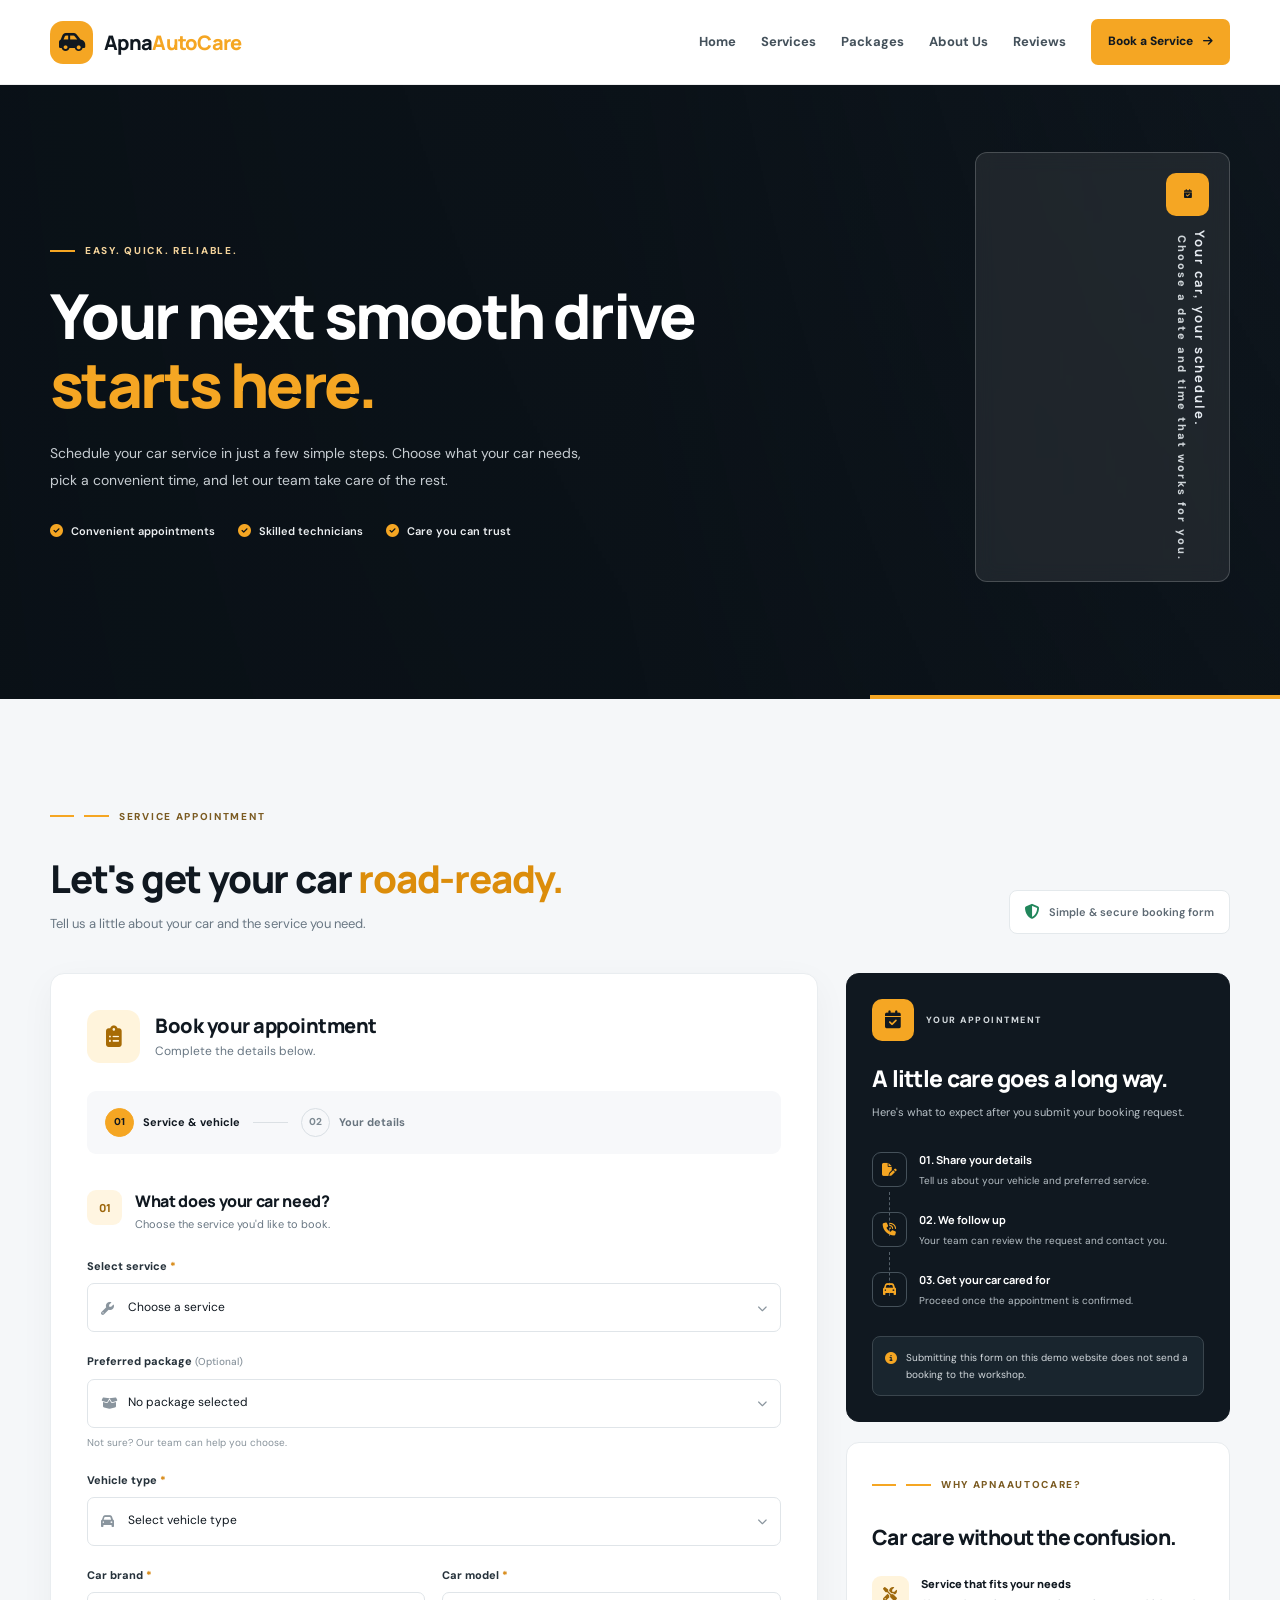
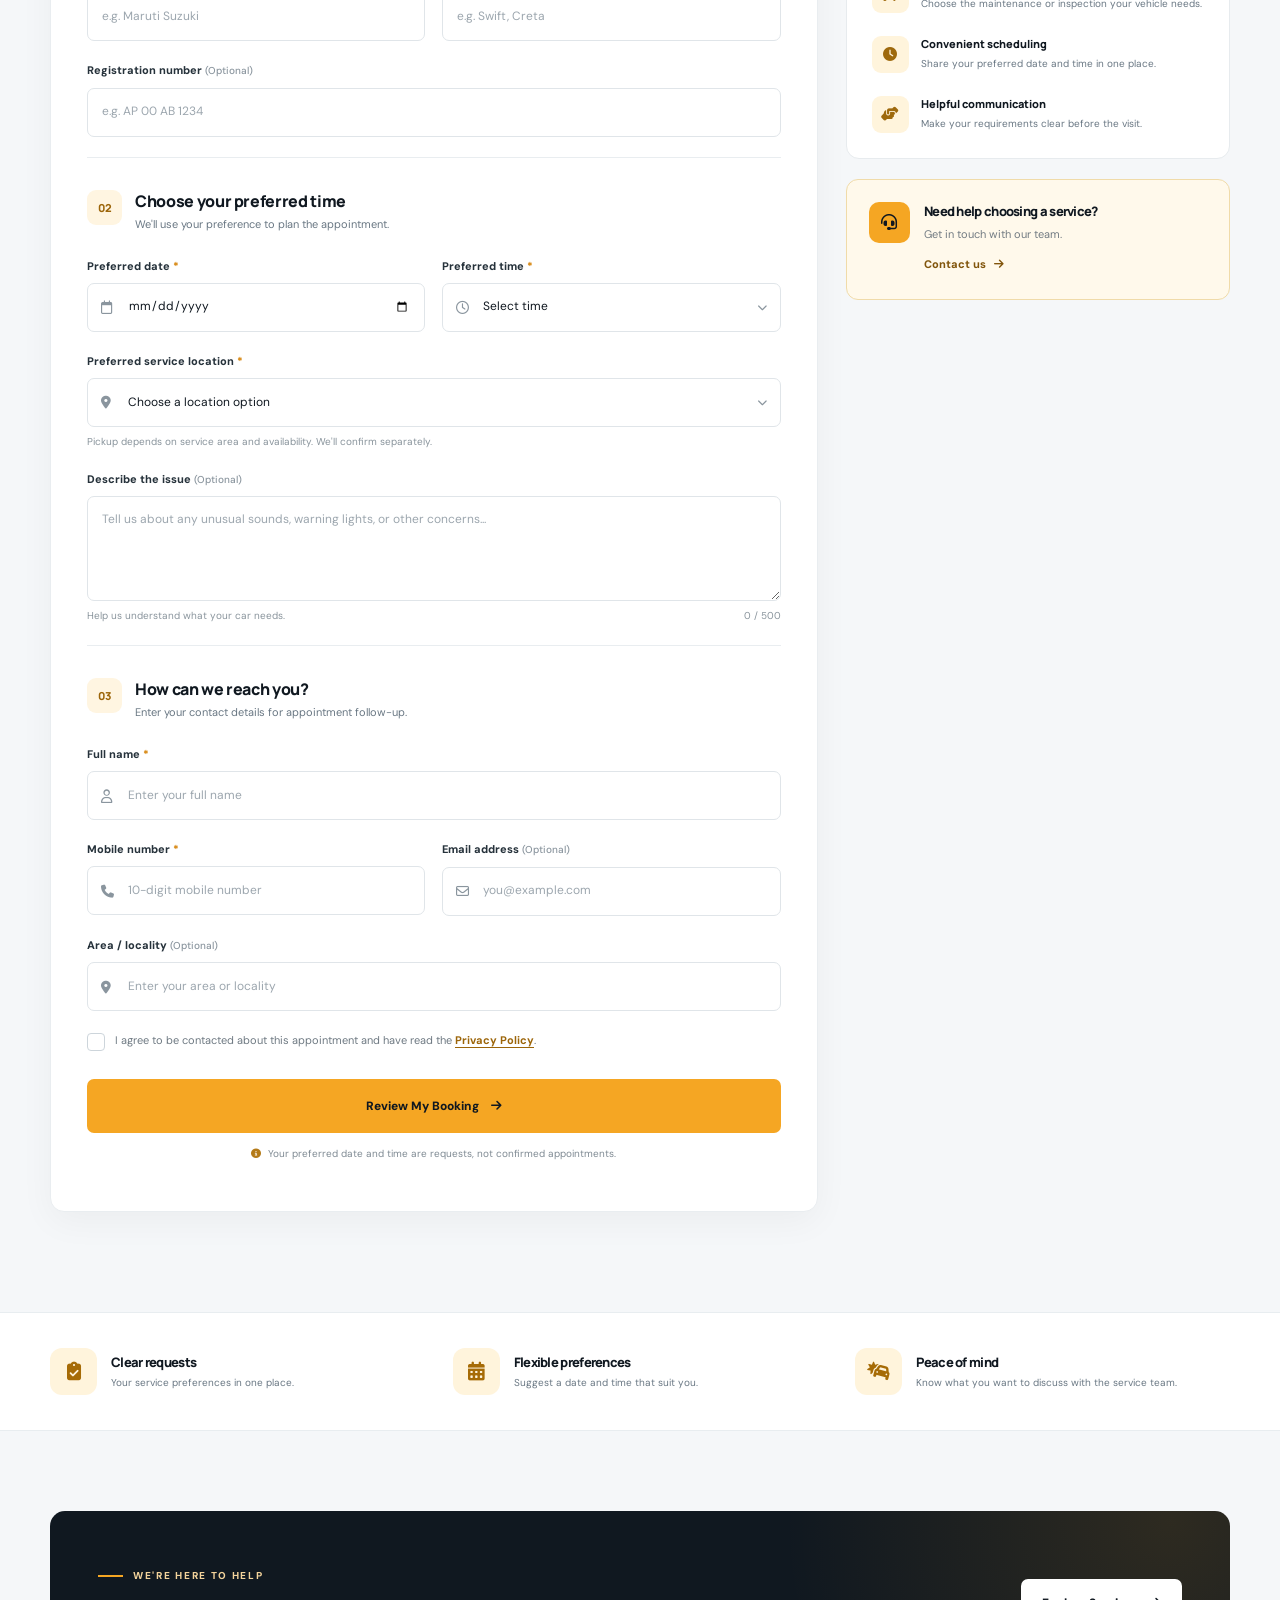
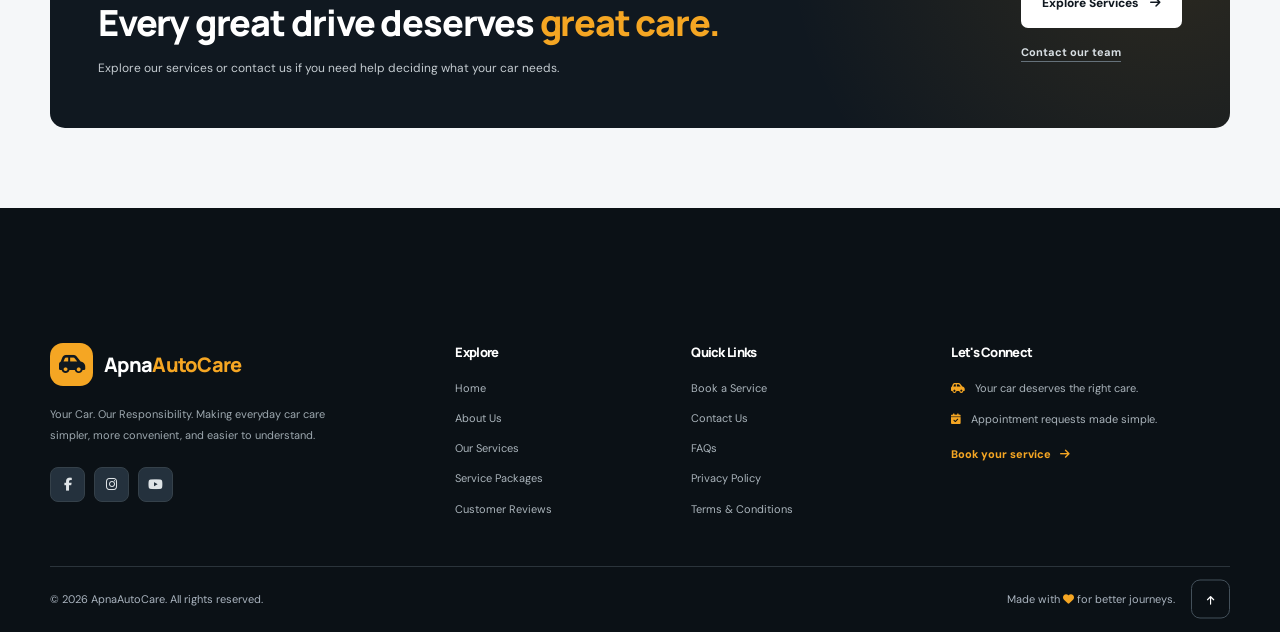
<file: booking.html>
<!DOCTYPE html>
<html lang="en">

<head>
  <meta charset="UTF-8">
  <meta name="viewport" content="width=device-width, initial-scale=1.0">
  <meta name="theme-color" content="#101820">
  <meta name="description"
    content="Book your car service with ApnaAutoCare. Choose your service, vehicle, date and preferred time with ease.">

  <title>Book a Service | ApnaAutoCare</title>

  <!-- Google Fonts -->
  <link rel="preconnect" href="https://fonts.googleapis.com">
  <link rel="preconnect" href="https://fonts.gstatic.com" crossorigin>
  <link
    href="https://fonts.googleapis.com/css2?family=DM+Sans:wght@400;500;600;700&family=Manrope:wght@400;500;600;700;800&display=swap"
    rel="stylesheet">

  <!-- Font Awesome -->
  <link rel="stylesheet" href="https://cdnjs.cloudflare.com/ajax/libs/font-awesome/6.5.2/css/all.min.css">

  <!-- Booking page stylesheet -->
  <link rel="stylesheet" href="css/style.css">
  <link rel="stylesheet" href="css/booking.css">
</head>

<body>

  <!-- ================= PRELOADER ================= -->
  <div class="preloader" id="preloader" aria-label="Loading ApnaAutoCare">
    <div class="loader-content">
      <div class="loader-logo">
        <i class="fa-solid fa-car-side"></i>
      </div>
      <h2>Apna<span>AutoCare</span></h2>
      <p>Your Car. Our Responsibility.</p>
      <div class="loader-track"><span></span></div>
    </div>
  </div>

  <!-- ================= NAVBAR ================= -->
  <header class="site-header" id="siteHeader">
    <nav class="navbar container" aria-label="Main navigation">

      <a href="index.html" class="brand" aria-label="ApnaAutoCare home">
        <span class="brand-icon"><i class="fa-solid fa-car-side"></i></span>
        <span class="brand-name">Apna<span>AutoCare</span></span>
      </a>

      <button class="menu-toggle" id="menuToggle" aria-label="Open navigation menu" aria-expanded="false"
        aria-controls="navMenu">
        <i class="fa-solid fa-bars"></i>
      </button>

      <div class="nav-menu" id="navMenu">
        <a href="index.html" class="nav-link">Home</a>
        <a href="services.html" class="nav-link">Services</a>
        <a href="packages.html" class="nav-link">Packages</a>
        <a href="about.html" class="nav-link">About Us</a>
        <a href="reviews.html" class="nav-link">Reviews</a>
        <a href="contact.html" class="nav-link mobile-contact">Contact</a>
        <a href="booking.html" class="nav-booking active" aria-current="page">
          Book a Service <i class="fa-solid fa-arrow-right"></i>
        </a>
      </div>

    </nav>
  </header>

  <main>

    <!-- ================= BOOKING HERO ================= -->
    <section class="booking-hero">
      <div class="booking-hero-image" role="img"
        aria-label="Professional car maintenance in an automotive service workshop"></div>
      <div class="booking-hero-overlay"></div>

      <div class="container booking-hero-content">
        <div class="hero-copy">
          <span class="eyebrow eyebrow-light">
            <span class="eyebrow-line"></span>
            EASY. QUICK. RELIABLE.
          </span>

          <h1>Your next smooth drive <span>starts here.</span></h1>

          <p>
            Schedule your car service in just a few simple steps.
            Choose what your car needs, pick a convenient time,
            and let our team take care of the rest.
          </p>

          <div class="hero-benefits">
            <span><i class="fa-solid fa-circle-check"></i> Convenient appointments</span>
            <span><i class="fa-solid fa-circle-check"></i> Skilled technicians</span>
            <span><i class="fa-solid fa-circle-check"></i> Care you can trust</span>
          </div>
        </div>

        <div class="hero-side-note">
          <span class="hero-note-icon"><i class="fa-solid fa-calendar-check"></i></span>
          <div>
            <strong>Your car, your schedule.</strong>
            <p>Choose a date and time that works for you.</p>
          </div>
        </div>
      </div>

      <div class="hero-bottom-line"></div>
    </section>

    <!-- ================= BOOKING SECTION ================= -->
    <section class="booking-section section-padding" id="bookingFormSection">
      <div class="container">

        <div class="booking-section-heading reveal">
          <div>
            <span class="section-label">
              <span class="section-label-mark"></span>
              SERVICE APPOINTMENT
            </span>
            <h2>Let's get your car <span>road-ready.</span></h2>
            <p>Tell us a little about your car and the service you need.</p>
          </div>

          <div class="booking-reference">
            <i class="fa-solid fa-shield-halved"></i>
            <span>Simple &amp; secure booking form</span>
          </div>
        </div>

        <div class="booking-layout">

          <!-- FORM -->
          <div class="booking-form-panel reveal">
            <div class="form-panel-heading">
              <div class="form-heading-icon">
                <i class="fa-solid fa-clipboard-list"></i>
              </div>
              <div>
                <h3>Book your appointment</h3>
                <p>Complete the details below.</p>
              </div>
            </div>

            <div class="form-progress" aria-label="Booking form sections">
              <div class="progress-step active">
                <span>01</span>
                <p>Service &amp; vehicle</p>
              </div>
              <div class="progress-connector"></div>
              <div class="progress-step">
                <span>02</span>
                <p>Your details</p>
              </div>
            </div>

            <form id="bookingForm" novalidate>

              <!-- SERVICE DETAILS -->
              <div class="form-section">
                <div class="form-section-title">
                  <span class="section-number">01</span>
                  <div>
                    <h4>What does your car need?</h4>
                    <p>Choose the service you'd like to book.</p>
                  </div>
                </div>

                <div class="field-group">
                  <label for="serviceType">Select service <span>*</span></label>
                  <div class="select-wrap">
                    <i class="fa-solid fa-wrench field-icon"></i>
                    <select id="serviceType" name="serviceType" required>
                      <option value="">Choose a service</option>
                      <option value="General Service">General Car Service</option>
                      <option value="Oil Change">Engine Oil Change</option>
                      <option value="Car Wash">Car Wash &amp; Detailing</option>
                      <option value="AC Service">AC Inspection &amp; Service</option>
                      <option value="Brake Service">Brake Inspection &amp; Service</option>
                      <option value="Battery Service">Battery Check &amp; Replacement</option>
                      <option value="Wheel Alignment">Wheel Alignment &amp; Balancing</option>
                      <option value="Engine Diagnostics">Engine Diagnostics</option>
                      <option value="Full Inspection">Full Vehicle Inspection</option>
                      <option value="Other Service">Other / Not Sure</option>
                    </select>
                    <i class="fa-solid fa-chevron-down select-arrow"></i>
                  </div>
                  <small class="field-error" id="serviceTypeError"></small>
                </div>

                <div class="field-group">
                  <label for="packageType">Preferred package <span class="optional">(Optional)</span></label>
                  <div class="select-wrap">
                    <i class="fa-solid fa-box-open field-icon"></i>
                    <select id="packageType" name="packageType">
                      <option value="">No package selected</option>
                      <option value="Basic Care">Basic Care</option>
                      <option value="Complete Care">Complete Care</option>
                      <option value="Premium Care">Premium Care</option>
                    </select>
                    <i class="fa-solid fa-chevron-down select-arrow"></i>
                  </div>
                  <p class="field-hint">Not sure? Our team can help you choose.</p>
                </div>

                <div class="field-group">
                  <label for="vehicleType">Vehicle type <span>*</span></label>
                  <div class="select-wrap">
                    <i class="fa-solid fa-car field-icon"></i>
                    <select id="vehicleType" name="vehicleType" required>
                      <option value="">Select vehicle type</option>
                      <option value="Hatchback">Hatchback</option>
                      <option value="Sedan">Sedan</option>
                      <option value="SUV / MUV">SUV / MUV</option>
                      <option value="Luxury Car">Luxury Car</option>
                      <option value="Other">Other</option>
                    </select>
                    <i class="fa-solid fa-chevron-down select-arrow"></i>
                  </div>
                  <small class="field-error" id="vehicleTypeError"></small>
                </div>

                <div class="form-grid">
                  <div class="field-group">
                    <label for="carBrand">Car brand <span>*</span></label>
                    <input type="text" id="carBrand" name="carBrand" placeholder="e.g. Maruti Suzuki" maxlength="60"
                      required>
                    <small class="field-error" id="carBrandError"></small>
                  </div>

                  <div class="field-group">
                    <label for="carModel">Car model <span>*</span></label>
                    <input type="text" id="carModel" name="carModel" placeholder="e.g. Swift, Creta" maxlength="60"
                      required>
                    <small class="field-error" id="carModelError"></small>
                  </div>
                </div>

                <div class="field-group">
                  <label for="registrationNumber">
                    Registration number <span class="optional">(Optional)</span>
                  </label>
                  <input type="text" id="registrationNumber" name="registrationNumber" placeholder="e.g. AP 00 AB 1234"
                    maxlength="20">
                </div>
              </div>

              <div class="form-divider"></div>

              <!-- APPOINTMENT DETAILS -->
              <div class="form-section">
                <div class="form-section-title">
                  <span class="section-number">02</span>
                  <div>
                    <h4>Choose your preferred time</h4>
                    <p>We'll use your preference to plan the appointment.</p>
                  </div>
                </div>

                <div class="form-grid">
                  <div class="field-group">
                    <label for="appointmentDate">Preferred date <span>*</span></label>
                    <div class="input-icon-wrap">
                      <i class="fa-regular fa-calendar field-icon"></i>
                      <input type="date" id="appointmentDate" name="appointmentDate" required>
                    </div>
                    <small class="field-error" id="appointmentDateError"></small>
                  </div>

                  <div class="field-group">
                    <label for="appointmentTime">Preferred time <span>*</span></label>
                    <div class="select-wrap">
                      <i class="fa-regular fa-clock field-icon"></i>
                      <select id="appointmentTime" name="appointmentTime" required>
                        <option value="">Select time</option>
                        <option value="09:00 AM">09:00 AM</option>
                        <option value="10:00 AM">10:00 AM</option>
                        <option value="11:00 AM">11:00 AM</option>
                        <option value="12:00 PM">12:00 PM</option>
                        <option value="01:00 PM">01:00 PM</option>
                        <option value="02:00 PM">02:00 PM</option>
                        <option value="03:00 PM">03:00 PM</option>
                        <option value="04:00 PM">04:00 PM</option>
                        <option value="05:00 PM">05:00 PM</option>
                      </select>
                      <i class="fa-solid fa-chevron-down select-arrow"></i>
                    </div>
                    <small class="field-error" id="appointmentTimeError"></small>
                  </div>
                </div>

                <div class="field-group">
                  <label for="serviceLocation">Preferred service location <span>*</span></label>
                  <div class="select-wrap">
                    <i class="fa-solid fa-location-dot field-icon"></i>
                    <select id="serviceLocation" name="serviceLocation" required>
                      <option value="">Choose a location option</option>
                      <option value="Workshop Visit">I'll visit the workshop</option>
                      <option value="Pickup Request">I'd like to request vehicle pickup</option>
                      <option value="Need Assistance">Please contact me about availability</option>
                    </select>
                    <i class="fa-solid fa-chevron-down select-arrow"></i>
                  </div>
                  <p class="field-hint">Pickup depends on service area and availability. We'll confirm separately.</p>
                  <small class="field-error" id="serviceLocationError"></small>
                </div>

                <div class="field-group">
                  <label for="problemDescription">
                    Describe the issue <span class="optional">(Optional)</span>
                  </label>
                  <textarea id="problemDescription" name="problemDescription" rows="3" maxlength="500"
                    placeholder="Tell us about any unusual sounds, warning lights, or other concerns..."></textarea>
                  <div class="textarea-meta">
                    <span>Help us understand what your car needs.</span>
                    <span id="problemCharCount">0 / 500</span>
                  </div>
                </div>
              </div>

              <div class="form-divider"></div>

              <!-- CUSTOMER DETAILS -->
              <div class="form-section">
                <div class="form-section-title">
                  <span class="section-number">03</span>
                  <div>
                    <h4>How can we reach you?</h4>
                    <p>Enter your contact details for appointment follow-up.</p>
                  </div>
                </div>

                <div class="field-group">
                  <label for="customerName">Full name <span>*</span></label>
                  <div class="input-icon-wrap">
                    <i class="fa-regular fa-user field-icon"></i>
                    <input type="text" id="customerName" name="customerName" placeholder="Enter your full name"
                      maxlength="80" autocomplete="name" required>
                  </div>
                  <small class="field-error" id="customerNameError"></small>
                </div>

                <div class="form-grid">
                  <div class="field-group">
                    <label for="customerPhone">Mobile number <span>*</span></label>
                    <div class="input-icon-wrap">
                      <i class="fa-solid fa-phone field-icon"></i>
                      <input type="tel" id="customerPhone" name="customerPhone" placeholder="10-digit mobile number"
                        maxlength="15" inputmode="numeric" autocomplete="tel" required>
                    </div>
                    <small class="field-error" id="customerPhoneError"></small>
                  </div>

                  <div class="field-group">
                    <label for="customerEmail">Email address <span class="optional">(Optional)</span></label>
                    <div class="input-icon-wrap">
                      <i class="fa-regular fa-envelope field-icon"></i>
                      <input type="email" id="customerEmail" name="customerEmail" placeholder="you@example.com"
                        maxlength="120" autocomplete="email">
                    </div>
                    <small class="field-error" id="customerEmailError"></small>
                  </div>
                </div>

                <div class="field-group">
                  <label for="customerAddress">Area / locality <span class="optional">(Optional)</span></label>
                  <div class="input-icon-wrap">
                    <i class="fa-solid fa-location-dot field-icon"></i>
                    <input type="text" id="customerAddress" name="customerAddress"
                      placeholder="Enter your area or locality" maxlength="160" autocomplete="street-address">
                  </div>
                </div>

                <label class="consent-row">
                  <input type="checkbox" id="bookingConsent" name="bookingConsent" required>
                  <span class="custom-checkbox"><i class="fa-solid fa-check"></i></span>
                  <span>
                    I agree to be contacted about this appointment and have read the
                    <a href="privacy.html">Privacy Policy</a>.
                  </span>
                </label>
                <small class="field-error consent-error" id="bookingConsentError"></small>
              </div>

              <div class="form-submit-area">
                <button type="submit" class="btn btn-primary btn-submit" id="bookingSubmit">
                  Review My Booking
                  <i class="fa-solid fa-arrow-right"></i>
                </button>
                <p class="submit-note">
                  <i class="fa-solid fa-circle-info"></i>
                  Your preferred date and time are requests, not confirmed appointments.
                </p>
              </div>

              <div class="form-status" id="bookingFormStatus" role="status" aria-live="polite"></div>
            </form>
          </div>

          <!-- SIDEBAR -->
          <aside class="booking-sidebar reveal">

            <div class="sidebar-card appointment-summary">
              <div class="summary-top">
                <span class="summary-icon"><i class="fa-solid fa-calendar-check"></i></span>
                <span class="summary-label">YOUR APPOINTMENT</span>
              </div>

              <h3>A little care goes a long way.</h3>
              <p>Here's what to expect after you submit your booking request.</p>

              <div class="summary-timeline">
                <div class="timeline-item">
                  <span class="timeline-icon"><i class="fa-solid fa-file-pen"></i></span>
                  <div>
                    <strong>01. Share your details</strong>
                    <p>Tell us about your vehicle and preferred service.</p>
                  </div>
                </div>
                <div class="timeline-item">
                  <span class="timeline-icon"><i class="fa-solid fa-phone-volume"></i></span>
                  <div>
                    <strong>02. We follow up</strong>
                    <p>Your team can review the request and contact you.</p>
                  </div>
                </div>
                <div class="timeline-item">
                  <span class="timeline-icon"><i class="fa-solid fa-car"></i></span>
                  <div>
                    <strong>03. Get your car cared for</strong>
                    <p>Proceed once the appointment is confirmed.</p>
                  </div>
                </div>
              </div>

              <div class="summary-note">
                <i class="fa-solid fa-circle-info"></i>
                <p>Submitting this form on this demo website does not send a booking to the workshop.</p>
              </div>
            </div>

            <div class="sidebar-card why-book-card">
              <span class="section-label">
                <span class="section-label-mark"></span>
                WHY APNAAUTOCARE?
              </span>
              <h3>Car care without the confusion.</h3>

              <div class="why-book-item">
                <span><i class="fa-solid fa-screwdriver-wrench"></i></span>
                <div>
                  <strong>Service that fits your needs</strong>
                  <p>Choose the maintenance or inspection your vehicle needs.</p>
                </div>
              </div>

              <div class="why-book-item">
                <span><i class="fa-solid fa-clock"></i></span>
                <div>
                  <strong>Convenient scheduling</strong>
                  <p>Share your preferred date and time in one place.</p>
                </div>
              </div>

              <div class="why-book-item">
                <span><i class="fa-solid fa-handshake-angle"></i></span>
                <div>
                  <strong>Helpful communication</strong>
                  <p>Make your requirements clear before the visit.</p>
                </div>
              </div>
            </div>

            <div class="sidebar-contact-card">
              <div class="contact-card-icon"><i class="fa-solid fa-headset"></i></div>
              <div>
                <h4>Need help choosing a service?</h4>
                <p>Get in touch with our team.</p>
                <a href="contact.html">Contact us <i class="fa-solid fa-arrow-right"></i></a>
              </div>
            </div>

          </aside>
        </div>
      </div>
    </section>

    <!-- ================= BOOKING PROMISE ================= -->
    <section class="booking-promise">
      <div class="container promise-grid">
        <div class="promise-item reveal">
          <span><i class="fa-solid fa-clipboard-check"></i></span>
          <div>
            <h3>Clear requests</h3>
            <p>Your service preferences in one place.</p>
          </div>
        </div>

        <div class="promise-item reveal">
          <span><i class="fa-solid fa-calendar-days"></i></span>
          <div>
            <h3>Flexible preferences</h3>
            <p>Suggest a date and time that suit you.</p>
          </div>
        </div>

        <div class="promise-item reveal">
          <span><i class="fa-solid fa-car-burst"></i></span>
          <div>
            <h3>Peace of mind</h3>
            <p>Know what you want to discuss with the service team.</p>
          </div>
        </div>
      </div>
    </section>

    <!-- ================= FINAL CTA ================= -->
    <section class="booking-final-cta">
      <div class="container">
        <div class="final-cta-inner reveal">
          <div class="final-cta-content">
            <span class="eyebrow eyebrow-light">
              <span class="eyebrow-line"></span>
              WE'RE HERE TO HELP
            </span>
            <h2>Every great drive deserves <span>great care.</span></h2>
            <p>Explore our services or contact us if you need help deciding what your car needs.</p>
          </div>
          <div class="final-cta-actions">
            <a href="services.html" class="btn btn-light">
              Explore Services <i class="fa-solid fa-arrow-right"></i>
            </a>
            <a href="contact.html" class="final-cta-link">Contact our team</a>
          </div>
        </div>
      </div>
    </section>

  </main>

  <!-- ================= FOOTER ================= -->
  <footer class="site-footer">
    <div class="container">
      <div class="footer-main">

        <div class="footer-brand-column">
          <a href="index.html" class="brand footer-brand">
            <span class="brand-icon"><i class="fa-solid fa-car-side"></i></span>
            <span class="brand-name">Apna<span>AutoCare</span></span>
          </a>
          <p class="footer-description">
            Your Car. Our Responsibility. Making everyday car care simpler,
            more convenient, and easier to understand.
          </p>
          <div class="footer-socials">
            <a href="https://www.facebook.com/" target="_blank" rel="noopener noreferrer" aria-label="Facebook">
              <i class="fa-brands fa-facebook-f"></i>
            </a>
            <a href="https://www.instagram.com/" target="_blank" rel="noopener noreferrer" aria-label="Instagram">
              <i class="fa-brands fa-instagram"></i>
            </a>
            <a href="https://www.youtube.com/" target="_blank" rel="noopener noreferrer" aria-label="YouTube">
              <i class="fa-brands fa-youtube"></i>
            </a>
          </div>
        </div>

        <div class="footer-links-column">
          <h4>Explore</h4>
          <a href="index.html">Home</a>
          <a href="about.html">About Us</a>
          <a href="services.html">Our Services</a>
          <a href="packages.html">Service Packages</a>
          <a href="reviews.html">Customer Reviews</a>
        </div>

        <div class="footer-links-column">
          <h4>Quick Links</h4>
          <a href="booking.html">Book a Service</a>
          <a href="contact.html">Contact Us</a>
          <a href="faq.html">FAQs</a>
          <a href="privacy.html">Privacy Policy</a>
          <a href="terms.html">Terms &amp; Conditions</a>
        </div>

        <div class="footer-contact-column">
          <h4>Let's Connect</h4>
          <p><i class="fa-solid fa-car-side"></i> Your car deserves the right care.</p>
          <p><i class="fa-solid fa-calendar-check"></i> Appointment requests made simple.</p>
          <a href="booking.html" class="footer-booking-link">
            Book your service <i class="fa-solid fa-arrow-right"></i>
          </a>
        </div>

      </div>

      <div class="footer-bottom">
        <p>&copy; <span id="currentYear"></span> ApnaAutoCare. All rights reserved.</p>
        <p>Made with <i class="fa-solid fa-heart"></i> for better journeys.</p>
        <a href="#siteHeader" class="back-to-top" aria-label="Back to top">
          <i class="fa-solid fa-arrow-up"></i>
        </a>
      </div>
    </div>
  </footer>

  <!-- ================= BOOKING REVIEW MODAL ================= -->
  <div class="booking-modal" id="bookingModal" aria-hidden="true">
    <div class="modal-backdrop" data-close-modal></div>

    <div class="modal-dialog" role="dialog" aria-modal="true" aria-labelledby="modalTitle" tabindex="-1">
      <button class="modal-close" id="modalClose" type="button" aria-label="Close booking review">
        <i class="fa-solid fa-xmark"></i>
      </button>

      <div class="modal-success-icon"><i class="fa-solid fa-clipboard-check"></i></div>
      <span class="section-label">
        <span class="section-label-mark"></span>
        REQUEST PREVIEW
      </span>
      <h2 id="modalTitle">Review your details</h2>
      <p class="modal-intro">Please check your information before proceeding.</p>

      <div class="booking-preview" id="bookingPreview"></div>

      <div class="modal-disclaimer">
        <i class="fa-solid fa-circle-info"></i>
        <p>This is a local preview only. No appointment has been sent or confirmed.</p>
      </div>

      <div class="modal-actions">
        <button class="btn btn-outline" type="button" id="editBooking">
          <i class="fa-solid fa-arrow-left"></i> Edit Details
        </button>
        <button class="btn btn-primary" type="button" id="copyBooking">
          <i class="fa-regular fa-copy"></i> Copy Summary
        </button>
      </div>

      <p class="copy-status" id="copyStatus" role="status" aria-live="polite"></p>
    </div>
  </div>

  <button class="back-to-top-floating" id="backToTop" type="button" aria-label="Scroll to top">
    <i class="fa-solid fa-arrow-up"></i>
  </button>

  <script src="js/booking.js"></script>


</body>

</html>
</file>
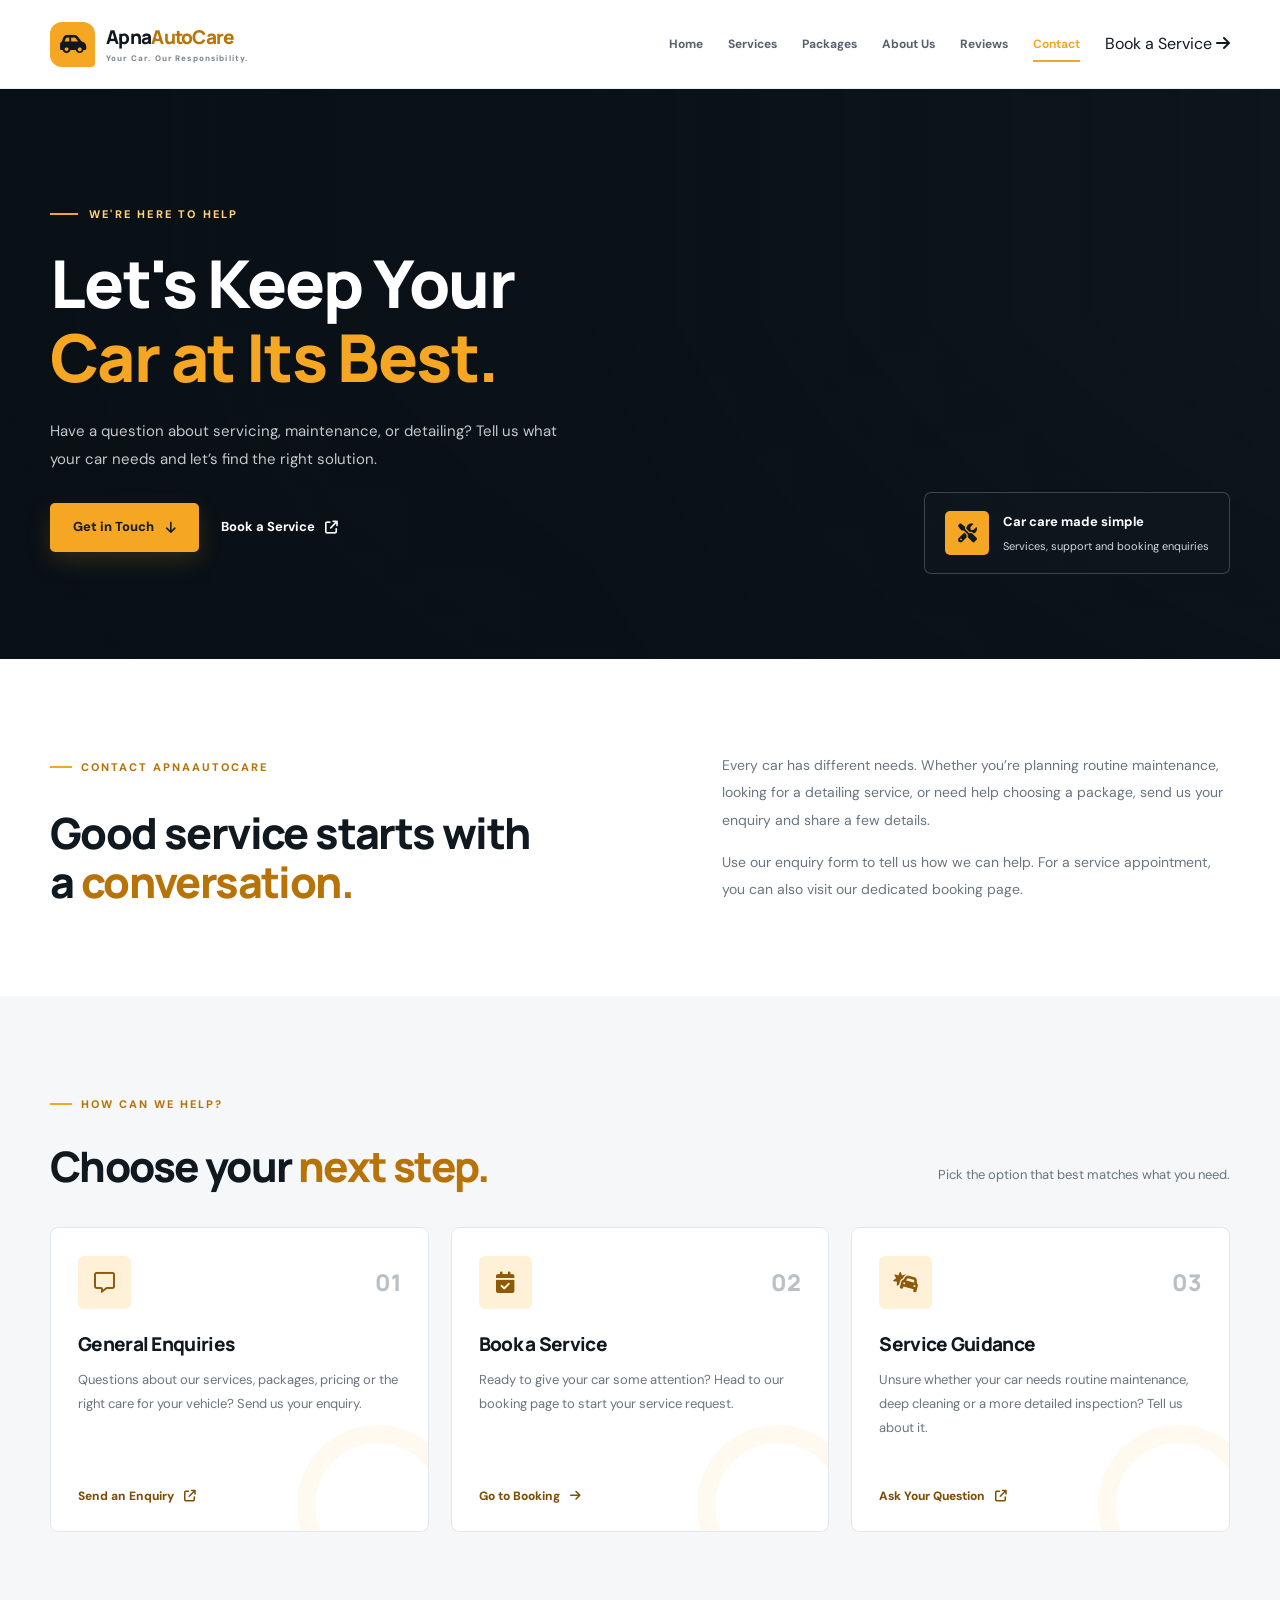
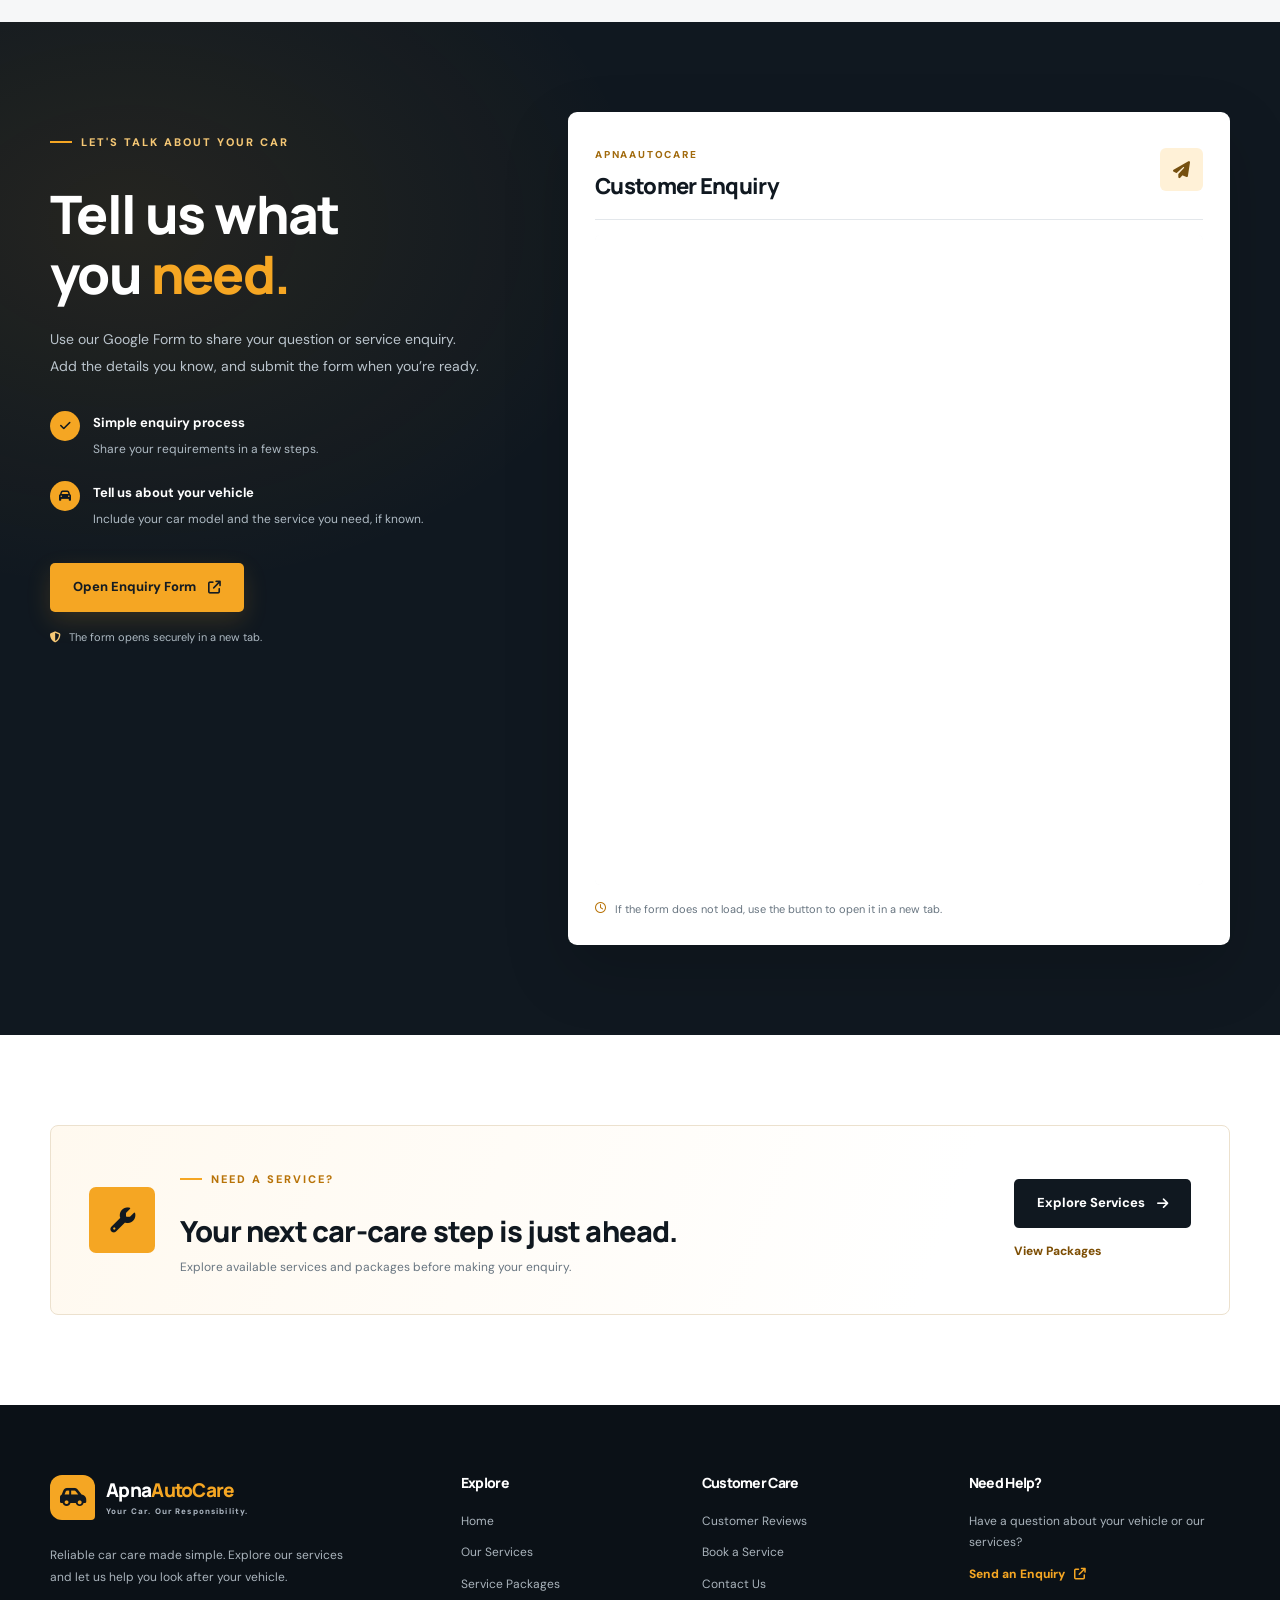
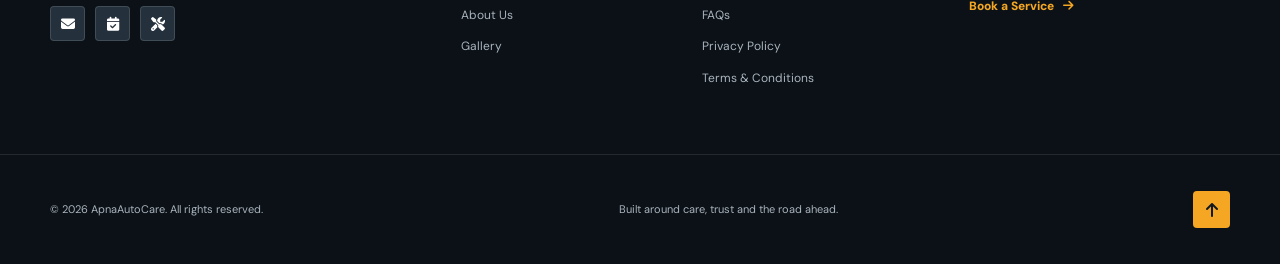
<file: contact.html>
<!DOCTYPE html>
<html lang="en">

<head>
  <meta charset="UTF-8">
  <meta name="viewport" content="width=device-width, initial-scale=1.0">
  <meta name="theme-color" content="#101820">
  <meta name="description"
    content="Contact ApnaAutoCare for car servicing, maintenance, detailing and booking enquiries. Your Car. Our Responsibility.">
  <title>Contact Us | ApnaAutoCare</title>

  <link rel="preconnect" href="https://fonts.googleapis.com">
  <link rel="preconnect" href="https://fonts.gstatic.com" crossorigin>
  <link
    href="https://fonts.googleapis.com/css2?family=DM+Sans:wght@400;500;600;700&family=Manrope:wght@400;500;600;700;800&display=swap"
    rel="stylesheet">
  <link rel="stylesheet" href="https://cdnjs.cloudflare.com/ajax/libs/font-awesome/6.5.2/css/all.min.css">
  <link rel="stylesheet" href="css/style.css">
  <link rel="stylesheet" href="css/contact.css">
</head>

<body>

  <!-- PRELOADER: shared site design -->
  <div class="preloader" id="preloader" aria-label="Loading ApnaAutoCare">
    <div class="loader-content">
      <div class="loader-logo"><i class="fa-solid fa-car-side"></i></div>
      <h2>Apna<span>AutoCare</span></h2>
      <p>Your Car. Our Responsibility.</p>
      <div class="loader-track"><span></span></div>
    </div>
  </div>

  <!-- NAVBAR: shared site design -->
  <header class="site-header" id="siteHeader">
    <nav class="navbar container" aria-label="Main navigation">
      <a href="index.html" class="brand" aria-label="ApnaAutoCare home">
        <span class="brand-icon"><i class="fa-solid fa-car-side"></i></span>
        <span class="brand-copy">
          <span class="brand-name">Apna<span>AutoCare</span></span>
          <span class="brand-tagline">Your Car. Our Responsibility.</span>
        </span>
      </a>

      <button class="menu-toggle" id="menuToggle" type="button" aria-label="Open navigation menu"
        aria-controls="navMenu" aria-expanded="false">
        <i class="fa-solid fa-bars"></i>
      </button>

      <div class="nav-menu" id="navMenu">
        <a href="index.html" class="nav-link">Home</a>
        <a href="services.html" class="nav-link">Services</a>
        <a href="packages.html" class="nav-link">Packages</a>
        <a href="about.html" class="nav-link">About Us</a>
        <a href="reviews.html" class="nav-link">Reviews</a>
        <a href="contact.html" class="nav-link active" aria-current="page">Contact</a>
        <a href="booking.html" class="nav-cta">
          Book a Service <i class="fa-solid fa-arrow-right"></i>
        </a>
      </div>
    </nav>
  </header>

  <main>
    <!-- CONTACT HERO -->
    <section class="contact-hero">
      <div class="contact-hero-image" role="img" aria-label="Car in a professional automotive workshop"></div>
      <div class="contact-hero-overlay"></div>

      <div class="container contact-hero-inner">
        <div class="contact-hero-content reveal">
          <span class="contact-eyebrow">
            <span class="eyebrow-line"></span>
            WE'RE HERE TO HELP
          </span>
          <h1>Let's Keep Your<br><span>Car at Its Best.</span></h1>
          <p>
            Have a question about servicing, maintenance, or detailing?
            Tell us what your car needs and let’s find the right solution.
          </p>
          <div class="contact-hero-actions">
            <a href="#contact-options" class="btn btn-primary">
              Get in Touch <i class="fa-solid fa-arrow-down"></i>
            </a>
            <a href="booking.html" class="contact-hero-link">
              Book a Service <i class="fa-solid fa-arrow-up-right-from-square"></i>
            </a>
          </div>
        </div>

        <div class="contact-hero-note reveal">
          <span class="contact-hero-note-icon"><i class="fa-solid fa-screwdriver-wrench"></i></span>
          <span>
            <strong>Car care made simple</strong>
            <small>Services, support and booking enquiries</small>
          </span>
        </div>
      </div>
    </section>

    <!-- INTRO -->
    <section class="contact-intro section-padding">
      <div class="container contact-intro-grid">
        <div class="contact-intro-heading reveal">
          <span class="section-label">CONTACT APNAAUTOCARE</span>
          <h2>Good service starts with a <span>conversation.</span></h2>
        </div>
        <div class="contact-intro-copy reveal">
          <p>
            Every car has different needs. Whether you’re planning routine
            maintenance, looking for a detailing service, or need help choosing
            a package, send us your enquiry and share a few details.
          </p>
          <p>
            Use our enquiry form to tell us how we can help. For a service
            appointment, you can also visit our dedicated booking page.
          </p>
        </div>
      </div>
    </section>

    <!-- CONTACT OPTIONS -->
    <section class="contact-options section-padding" id="contact-options">
      <div class="container">
        <div class="contact-section-heading reveal">
          <div>
            <span class="section-label">HOW CAN WE HELP?</span>
            <h2>Choose your <span>next step.</span></h2>
          </div>
          <p>Pick the option that best matches what you need.</p>
        </div>

        <div class="contact-cards">
          <article class="contact-card reveal">
            <div class="contact-card-top">
              <span class="contact-card-icon"><i class="fa-regular fa-message"></i></span>
              <span class="contact-card-number">01</span>
            </div>
            <h3>General Enquiries</h3>
            <p>
              Questions about our services, packages, pricing or the right
              care for your vehicle? Send us your enquiry.
            </p>
            <a class="contact-card-link"
              href="https://docs.google.com/forms/d/e/1FAIpQLSeVi7H_4viI_qknM3I5aGoMzQg_nb0Ivj_2zgHNUkM_BTxi_A/viewform"
              target="_blank" rel="noopener noreferrer">
              Send an Enquiry <i class="fa-solid fa-arrow-up-right-from-square"></i>
            </a>
          </article>

          <article class="contact-card reveal">
            <div class="contact-card-top">
              <span class="contact-card-icon"><i class="fa-solid fa-calendar-check"></i></span>
              <span class="contact-card-number">02</span>
            </div>
            <h3>Book a Service</h3>
            <p>
              Ready to give your car some attention? Head to our booking page
              to start your service request.
            </p>
            <a class="contact-card-link" href="booking.html">
              Go to Booking <i class="fa-solid fa-arrow-right"></i>
            </a>
          </article>

          <article class="contact-card reveal">
            <div class="contact-card-top">
              <span class="contact-card-icon"><i class="fa-solid fa-car-burst"></i></span>
              <span class="contact-card-number">03</span>
            </div>
            <h3>Service Guidance</h3>
            <p>
              Unsure whether your car needs routine maintenance, deep cleaning
              or a more detailed inspection? Tell us about it.
            </p>
            <a class="contact-card-link"
              href="https://docs.google.com/forms/d/e/1FAIpQLSeVi7H_4viI_qknM3I5aGoMzQg_nb0Ivj_2zgHNUkM_BTxi_A/viewform"
              target="_blank" rel="noopener noreferrer">
              Ask Your Question <i class="fa-solid fa-arrow-up-right-from-square"></i>
            </a>
          </article>
        </div>
      </div>
    </section>

    <!-- GOOGLE FORM -->
    <section class="contact-form-section section-padding" id="enquiry-form">
      <div class="container contact-form-layout">
        <div class="contact-form-copy reveal">
          <span class="section-label section-label-light">LET'S TALK ABOUT YOUR CAR</span>
          <h2>Tell us what<br>you <span>need.</span></h2>
          <p>
            Use our Google Form to share your question or service enquiry.
            Add the details you know, and submit the form when you’re ready.
          </p>

          <div class="form-benefit">
            <span class="form-benefit-icon"><i class="fa-solid fa-check"></i></span>
            <div>
              <strong>Simple enquiry process</strong>
              <small>Share your requirements in a few steps.</small>
            </div>
          </div>
          <div class="form-benefit">
            <span class="form-benefit-icon"><i class="fa-solid fa-car"></i></span>
            <div>
              <strong>Tell us about your vehicle</strong>
              <small>Include your car model and the service you need, if known.</small>
            </div>
          </div>

          <a class="btn btn-primary contact-form-external"
            href="https://docs.google.com/forms/d/e/1FAIpQLSeVi7H_4viI_qknM3I5aGoMzQg_nb0Ivj_2zgHNUkM_BTxi_A/viewform"
            target="_blank" rel="noopener noreferrer">
            Open Enquiry Form <i class="fa-solid fa-arrow-up-right-from-square"></i>
          </a>
          <span class="form-external-note">
            <i class="fa-solid fa-shield-halved"></i>
            The form opens securely in a new tab.
          </span>
        </div>

        <div class="contact-form-panel reveal">
          <div class="form-panel-heading">
            <div>
              <span class="form-panel-kicker">APNAAUTOCARE</span>
              <h3>Customer Enquiry</h3>
            </div>
            <span class="form-panel-icon"><i class="fa-solid fa-paper-plane"></i></span>
          </div>

          <div class="form-embed-wrap">
            <iframe title="ApnaAutoCare customer enquiry Google Form"
              src="https://docs.google.com/forms/d/e/1FAIpQLSeVi7H_4viI_qknM3I5aGoMzQg_nb0Ivj_2zgHNUkM_BTxi_A/viewform?embedded=true"
              loading="lazy" referrerpolicy="strict-origin-when-cross-origin" allowfullscreen>
              Loading…
            </iframe>
          </div>

          <div class="form-panel-footer">
            <i class="fa-regular fa-clock"></i>
            <span>If the form does not load, use the button to open it in a new tab.</span>
          </div>
        </div>
      </div>
    </section>

    <!-- SERVICE SUPPORT -->
    <section class="contact-support section-padding">
      <div class="container">
        <div class="contact-support-box reveal">
          <div class="contact-support-icon"><i class="fa-solid fa-wrench"></i></div>
          <div class="contact-support-copy">
            <span class="section-label">NEED A SERVICE?</span>
            <h2>Your next car-care step is just ahead.</h2>
            <p>Explore available services and packages before making your enquiry.</p>
          </div>
          <div class="contact-support-actions">
            <a href="services.html" class="btn btn-dark">Explore Services <i class="fa-solid fa-arrow-right"></i></a>
            <a href="packages.html" class="contact-support-secondary">View Packages</a>
          </div>
        </div>
      </div>
    </section>
  </main>

  <!-- FOOTER: shared site design -->
  <footer class="site-footer">
    <div class="container footer-main">
      <div class="footer-brand">
        <a href="index.html" class="brand footer-brand-link">
          <span class="brand-icon"><i class="fa-solid fa-car-side"></i></span>
          <span class="brand-copy">
            <span class="brand-name">Apna<span>AutoCare</span></span>
            <span class="brand-tagline">Your Car. Our Responsibility.</span>
          </span>
        </a>
        <p class="footer-description">
          Reliable car care made simple. Explore our services and let us help
          you look after your vehicle.
        </p>
        <div class="footer-socials">
          <a href="contact.html" aria-label="Contact ApnaAutoCare"><i class="fa-solid fa-envelope"></i></a>
          <a href="booking.html" aria-label="Book a service"><i class="fa-solid fa-calendar-check"></i></a>
          <a href="services.html" aria-label="Explore services"><i class="fa-solid fa-screwdriver-wrench"></i></a>
        </div>
      </div>

      <div class="footer-links-column">
        <h3>Explore</h3>
        <a href="index.html">Home</a>
        <a href="services.html">Our Services</a>
        <a href="packages.html">Service Packages</a>
        <a href="about.html">About Us</a>
        <a href="gallery.html">Gallery</a>
      </div>

      <div class="footer-links-column">
        <h3>Customer Care</h3>
        <a href="reviews.html">Customer Reviews</a>
        <a href="booking.html">Book a Service</a>
        <a href="contact.html">Contact Us</a>
        <a href="faq.html">FAQs</a>
        <a href="privacy.html">Privacy Policy</a>
        <a href="terms.html">Terms &amp; Conditions</a>
      </div>

      <div class="footer-contact-column">
        <h3>Need Help?</h3>
        <p>Have a question about your vehicle or our services?</p>
        <a class="footer-booking-link"
          href="https://docs.google.com/forms/d/e/1FAIpQLSeVi7H_4viI_qknM3I5aGoMzQg_nb0Ivj_2zgHNUkM_BTxi_A/viewform"
          target="_blank" rel="noopener noreferrer">
          Send an Enquiry <i class="fa-solid fa-arrow-up-right-from-square"></i>
        </a>
        <a class="footer-booking-link footer-booking-secondary" href="booking.html">
          Book a Service <i class="fa-solid fa-arrow-right"></i>
        </a>
      </div>
    </div>

    <div class="footer-bottom">
      <div class="container footer-bottom-inner">
        <p>&copy; <span id="currentYear"></span> ApnaAutoCare. All rights reserved.</p>
        <p class="footer-bottom-note">Built around care, trust and the road ahead.</p>
        <a href="#top" class="back-to-top" id="backToTop" aria-label="Back to top">
          <i class="fa-solid fa-arrow-up"></i>
        </a>
      </div>
    </div>
  </footer>

  <script src="js/script.js"></script>
  <script src="js/contact.js"></script>
</body>

</html>
</file>
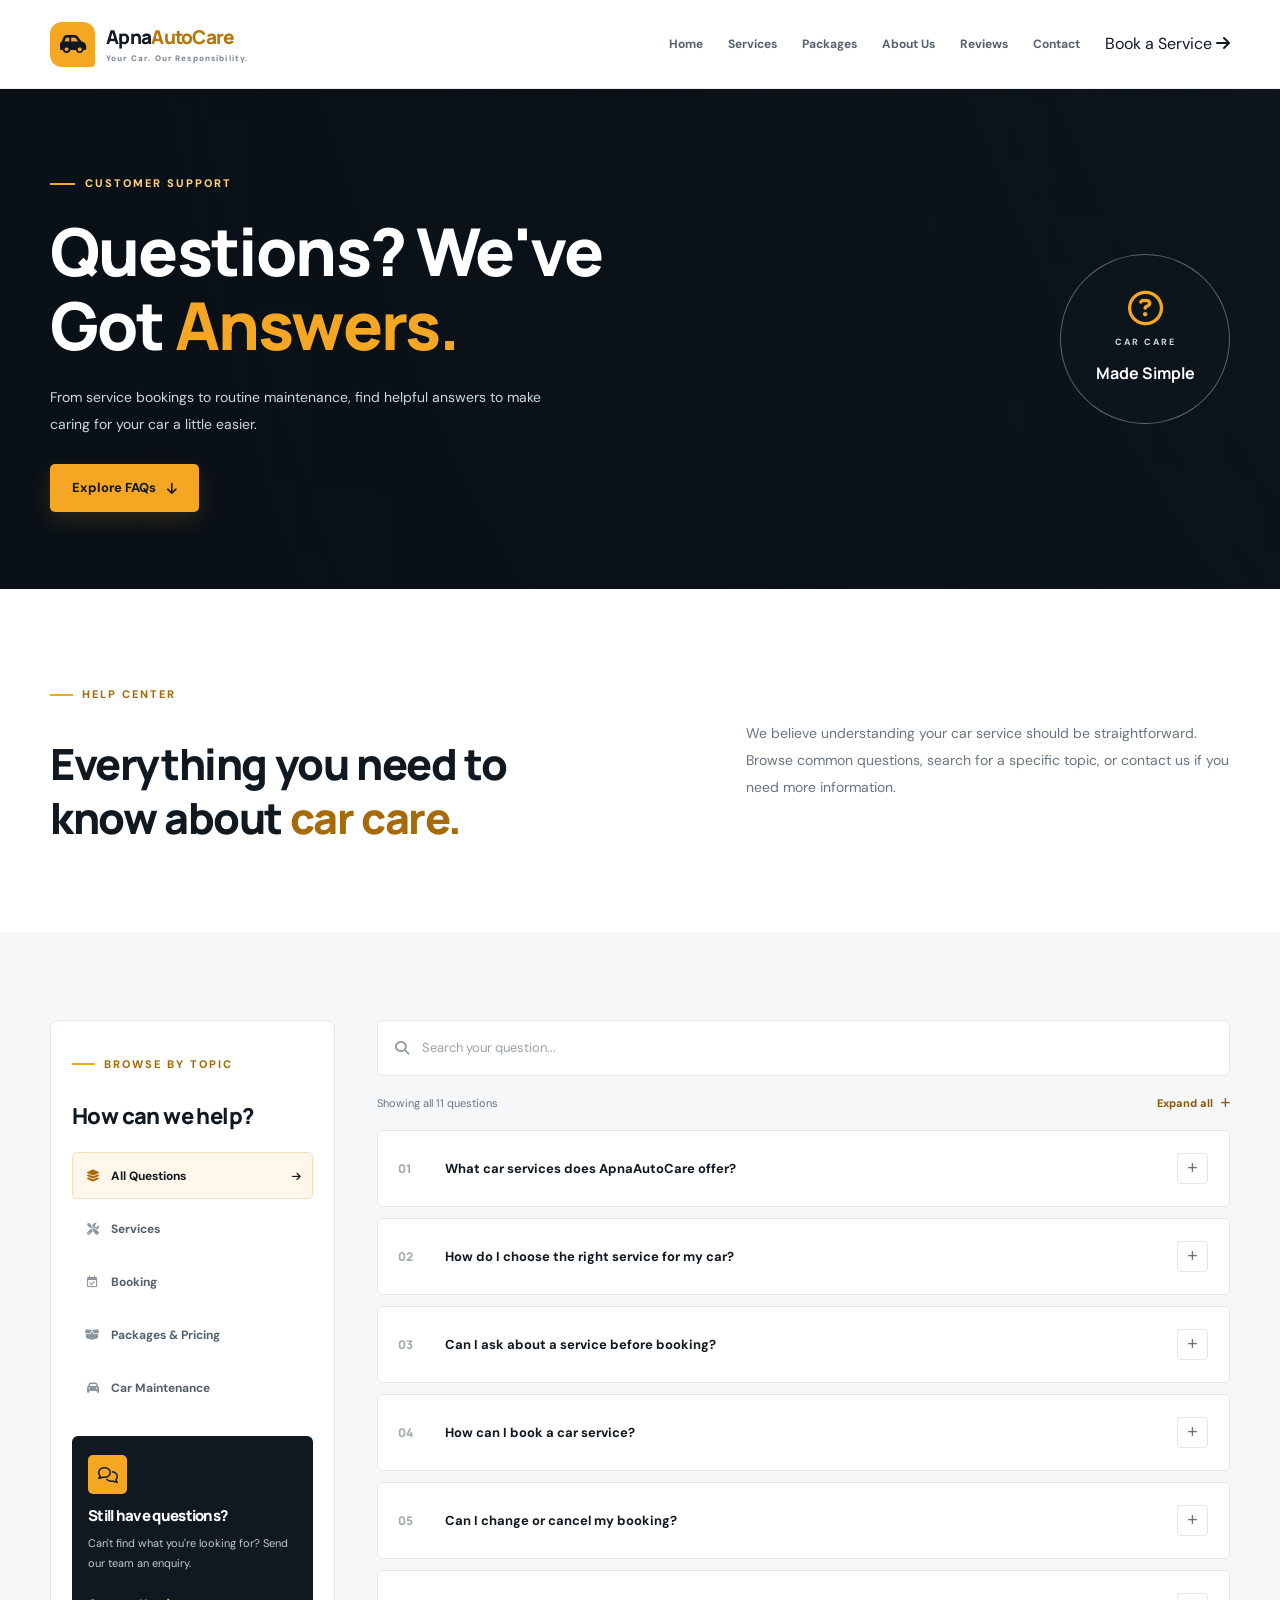
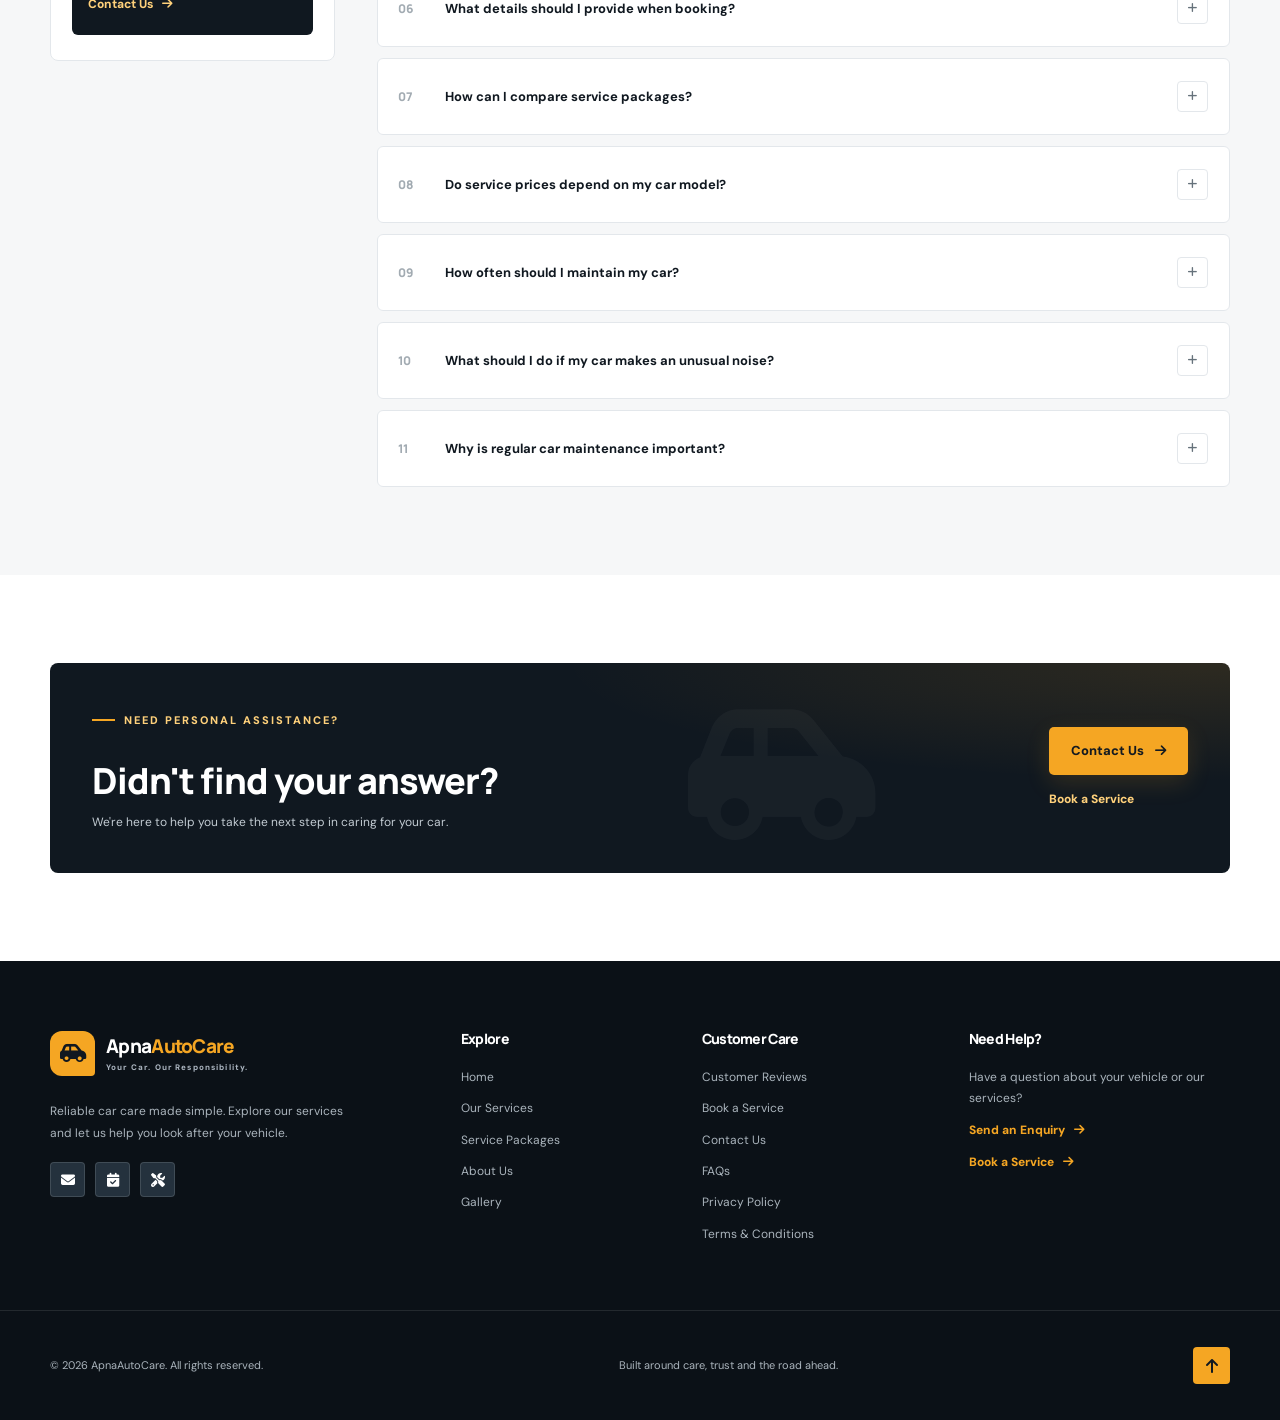
<file: faq.html>
<!DOCTYPE html>
<html lang="en">

<head>
  <meta charset="UTF-8">
  <meta name="viewport" content="width=device-width, initial-scale=1.0">
  <meta name="theme-color" content="#101820">
  <meta name="description"
    content="Find answers to common questions about ApnaAutoCare car servicing, bookings, packages, payments and vehicle maintenance.">
  <title>Frequently Asked Questions | ApnaAutoCare</title>

  <link rel="preconnect" href="https://fonts.googleapis.com">
  <link rel="preconnect" href="https://fonts.gstatic.com" crossorigin>
  <link
    href="https://fonts.googleapis.com/css2?family=DM+Sans:wght@400;500;600;700&family=Manrope:wght@400;500;600;700;800&display=swap"
    rel="stylesheet">
  <link rel="stylesheet" href="https://cdnjs.cloudflare.com/ajax/libs/font-awesome/6.5.2/css/all.min.css">
  <link rel="stylesheet" href="css/style.css">
  <link rel="stylesheet" href="css/faq.css">
</head>

<body id="top">

  <!-- Shared preloader -->
  <div class="preloader" id="preloader" aria-label="Loading ApnaAutoCare">
    <div class="loader-content">
      <div class="loader-logo"><i class="fa-solid fa-car-side"></i></div>
      <h2>Apna<span>AutoCare</span></h2>
      <p>Your Car. Our Responsibility.</p>
      <div class="loader-track"><span></span></div>
    </div>
  </div>

  <!-- Shared navbar -->
  <header class="site-header" id="siteHeader">
    <nav class="navbar container" aria-label="Main navigation">
      <a href="index.html" class="brand" aria-label="ApnaAutoCare home">
        <span class="brand-icon"><i class="fa-solid fa-car-side"></i></span>
        <span class="brand-copy">
          <span class="brand-name">Apna<span>AutoCare</span></span>
          <span class="brand-tagline">Your Car. Our Responsibility.</span>
        </span>
      </a>

      <button class="menu-toggle" id="menuToggle" type="button" aria-label="Open navigation menu"
        aria-controls="navMenu" aria-expanded="false">
        <i class="fa-solid fa-bars"></i>
      </button>

      <div class="nav-menu" id="navMenu">
        <a href="index.html" class="nav-link">Home</a>
        <a href="services.html" class="nav-link">Services</a>
        <a href="packages.html" class="nav-link">Packages</a>
        <a href="about.html" class="nav-link">About Us</a>
        <a href="reviews.html" class="nav-link">Reviews</a>
        <a href="contact.html" class="nav-link">Contact</a>
        <a href="booking.html" class="nav-cta">
          Book a Service <i class="fa-solid fa-arrow-right"></i>
        </a>
      </div>
    </nav>
  </header>

  <main>
    <!-- FAQ HERO -->
    <section class="faq-hero">
      <div class="faq-hero-image" aria-hidden="true"></div>
      <div class="faq-hero-overlay"></div>

      <div class="container faq-hero-inner">
        <div class="faq-hero-content reveal">
          <span class="faq-eyebrow">
            <span></span> CUSTOMER SUPPORT
          </span>
          <h1>Questions? We've<br>Got <em>Answers.</em></h1>
          <p>
            From service bookings to routine maintenance, find helpful answers
            to make caring for your car a little easier.
          </p>
          <a href="#faq-content" class="btn btn-primary">
            Explore FAQs <i class="fa-solid fa-arrow-down"></i>
          </a>
        </div>

        <div class="faq-hero-stamp reveal">
          <i class="fa-regular fa-circle-question"></i>
          <span>CAR CARE</span>
          <strong>Made Simple</strong>
        </div>
      </div>
    </section>

    <!-- INTRO -->
    <section class="faq-intro section-padding">
      <div class="container faq-intro-grid">
        <div class="reveal">
          <span class="section-label">HELP CENTER</span>
          <h2>Everything you need to know about <span>car care.</span></h2>
        </div>
        <p class="faq-intro-text reveal">
          We believe understanding your car service should be straightforward.
          Browse common questions, search for a specific topic, or contact us
          if you need more information.
        </p>
      </div>
    </section>

    <!-- FAQ CONTENT -->
    <section class="faq-content section-padding" id="faq-content">
      <div class="container">
        <div class="faq-layout">
          <aside class="faq-sidebar reveal">
            <div class="faq-sidebar-heading">
              <span class="section-label">BROWSE BY TOPIC</span>
              <h2>How can we help?</h2>
            </div>

            <div class="faq-category-list" role="group" aria-label="Filter FAQs by category">
              <button class="faq-category active" type="button" data-category="all" aria-pressed="true">
                <span><i class="fa-solid fa-layer-group"></i> All Questions</span>
                <i class="fa-solid fa-arrow-right"></i>
              </button>
              <button class="faq-category" type="button" data-category="services" aria-pressed="false">
                <span><i class="fa-solid fa-screwdriver-wrench"></i> Services</span>
                <i class="fa-solid fa-arrow-right"></i>
              </button>
              <button class="faq-category" type="button" data-category="booking" aria-pressed="false">
                <span><i class="fa-regular fa-calendar-check"></i> Booking</span>
                <i class="fa-solid fa-arrow-right"></i>
              </button>
              <button class="faq-category" type="button" data-category="packages" aria-pressed="false">
                <span><i class="fa-solid fa-box-open"></i> Packages & Pricing</span>
                <i class="fa-solid fa-arrow-right"></i>
              </button>
              <button class="faq-category" type="button" data-category="maintenance" aria-pressed="false">
                <span><i class="fa-solid fa-car"></i> Car Maintenance</span>
                <i class="fa-solid fa-arrow-right"></i>
              </button>
            </div>

            <div class="faq-sidebar-help">
              <div class="faq-help-icon"><i class="fa-regular fa-comments"></i></div>
              <h3>Still have questions?</h3>
              <p>Can't find what you're looking for? Send our team an enquiry.</p>
              <a href="contact.html">Contact Us <i class="fa-solid fa-arrow-right"></i></a>
            </div>
          </aside>

          <div class="faq-main reveal">
            <div class="faq-search-wrap">
              <i class="fa-solid fa-magnifying-glass"></i>
              <input type="search" id="faqSearch" placeholder="Search your question..."
                aria-label="Search frequently asked questions" autocomplete="off">
              <button type="button" id="clearFaqSearch" aria-label="Clear search" hidden>
                <i class="fa-solid fa-xmark"></i>
              </button>
            </div>

            <div class="faq-results-bar">
              <p id="faqResultsCount" aria-live="polite">Showing all questions</p>
              <button type="button" id="toggleAllFaqs" class="faq-expand-all">
                Expand all <i class="fa-solid fa-plus"></i>
              </button>
            </div>

            <div class="faq-accordion" id="faqAccordion">
              <!-- SERVICES -->
              <article class="faq-item" data-category="services">
                <h3 class="faq-question-heading">
                  <button class="faq-question" type="button" id="faq-q1" aria-expanded="false" aria-controls="faq-a1">
                    <span class="faq-number">01</span>
                    <span class="faq-question-text">What car services does ApnaAutoCare offer?</span>
                    <span class="faq-toggle"><i class="fa-solid fa-plus"></i></span>
                  </button>
                </h3>
                <div class="faq-answer" id="faq-a1" role="region" aria-labelledby="faq-q1" hidden>
                  <div class="faq-answer-inner">
                    Our website showcases car care services such as routine maintenance,
                    vehicle cleaning, detailing and other service options. Visit the
                    <a href="services.html">Services page</a> to explore the options
                    available in your project.
                  </div>
                </div>
              </article>

              <article class="faq-item" data-category="services">
                <h3 class="faq-question-heading">
                  <button class="faq-question" type="button" id="faq-q2" aria-expanded="false" aria-controls="faq-a2">
                    <span class="faq-number">02</span>
                    <span class="faq-question-text">How do I choose the right service for my car?</span>
                    <span class="faq-toggle"><i class="fa-solid fa-plus"></i></span>
                  </button>
                </h3>
                <div class="faq-answer" id="faq-a2" role="region" aria-labelledby="faq-q2" hidden>
                  <div class="faq-answer-inner">
                    Start by identifying what your car needs, such as regular upkeep,
                    cleaning or a specific concern. You can compare our
                    <a href="services.html">services</a> and contact us if you need
                    help deciding which option is appropriate.
                  </div>
                </div>
              </article>

              <article class="faq-item" data-category="services">
                <h3 class="faq-question-heading">
                  <button class="faq-question" type="button" id="faq-q3" aria-expanded="false" aria-controls="faq-a3">
                    <span class="faq-number">03</span>
                    <span class="faq-question-text">Can I ask about a service before booking?</span>
                    <span class="faq-toggle"><i class="fa-solid fa-plus"></i></span>
                  </button>
                </h3>
                <div class="faq-answer" id="faq-a3" role="region" aria-labelledby="faq-q3" hidden>
                  <div class="faq-answer-inner">
                    Yes. Visit our <a href="contact.html">Contact page</a> to submit an
                    enquiry. Include your car model and the service you're interested
                    in so your question is easier to understand.
                  </div>
                </div>
              </article>

              <!-- BOOKING -->
              <article class="faq-item" data-category="booking">
                <h3 class="faq-question-heading">
                  <button class="faq-question" type="button" id="faq-q4" aria-expanded="false" aria-controls="faq-a4">
                    <span class="faq-number">04</span>
                    <span class="faq-question-text">How can I book a car service?</span>
                    <span class="faq-toggle"><i class="fa-solid fa-plus"></i></span>
                  </button>
                </h3>
                <div class="faq-answer" id="faq-a4" role="region" aria-labelledby="faq-q4" hidden>
                  <div class="faq-answer-inner">
                    Visit our <a href="booking.html">Booking page</a> and follow the
                    instructions provided there. Check your details before submitting
                    your request. Any appointment confirmation depends on the actual
                    booking process used by the service provider.
                  </div>
                </div>
              </article>

              <article class="faq-item" data-category="booking">
                <h3 class="faq-question-heading">
                  <button class="faq-question" type="button" id="faq-q5" aria-expanded="false" aria-controls="faq-a5">
                    <span class="faq-number">05</span>
                    <span class="faq-question-text">Can I change or cancel my booking?</span>
                    <span class="faq-toggle"><i class="fa-solid fa-plus"></i></span>
                  </button>
                </h3>
                <div class="faq-answer" id="faq-a5" role="region" aria-labelledby="faq-q5" hidden>
                  <div class="faq-answer-inner">
                    If you need to change or cancel a request, contact us with the
                    details you submitted. Any change or cancellation will depend on
                    the provider's booking policy and appointment status.
                  </div>
                </div>
              </article>

              <article class="faq-item" data-category="booking">
                <h3 class="faq-question-heading">
                  <button class="faq-question" type="button" id="faq-q6" aria-expanded="false" aria-controls="faq-a6">
                    <span class="faq-number">06</span>
                    <span class="faq-question-text">What details should I provide when booking?</span>
                    <span class="faq-toggle"><i class="fa-solid fa-plus"></i></span>
                  </button>
                </h3>
                <div class="faq-answer" id="faq-a6" role="region" aria-labelledby="faq-q6" hidden>
                  <div class="faq-answer-inner">
                    Provide the information requested in the booking form. Where
                    applicable, this may include your name, contact details, vehicle
                    model, preferred service and requested appointment date.
                  </div>
                </div>
              </article>

              <!-- PACKAGES -->
              <article class="faq-item" data-category="packages">
                <h3 class="faq-question-heading">
                  <button class="faq-question" type="button" id="faq-q7" aria-expanded="false" aria-controls="faq-a7">
                    <span class="faq-number">07</span>
                    <span class="faq-question-text">How can I compare service packages?</span>
                    <span class="faq-toggle"><i class="fa-solid fa-plus"></i></span>
                  </button>
                </h3>
                <div class="faq-answer" id="faq-a7" role="region" aria-labelledby="faq-q7" hidden>
                  <div class="faq-answer-inner">
                    Visit the <a href="packages.html">Packages page</a> to compare the
                    listed options and inclusions. Choose based on your vehicle's
                    needs and the services described in each package.
                  </div>
                </div>
              </article>

              <article class="faq-item" data-category="packages">
                <h3 class="faq-question-heading">
                  <button class="faq-question" type="button" id="faq-q8" aria-expanded="false" aria-controls="faq-a8">
                    <span class="faq-number">08</span>
                    <span class="faq-question-text">Do service prices depend on my car model?</span>
                    <span class="faq-toggle"><i class="fa-solid fa-plus"></i></span>
                  </button>
                </h3>
                <div class="faq-answer" id="faq-a8" role="region" aria-labelledby="faq-q8" hidden>
                  <div class="faq-answer-inner">
                    Pricing can vary with the vehicle, service required and any
                    additional work. Check the prices displayed on the website and
                    contact us to clarify any item before confirming a service.
                  </div>
                </div>
              </article>

              <!-- MAINTENANCE -->
              <article class="faq-item" data-category="maintenance">
                <h3 class="faq-question-heading">
                  <button class="faq-question" type="button" id="faq-q9" aria-expanded="false" aria-controls="faq-a9">
                    <span class="faq-number">09</span>
                    <span class="faq-question-text">How often should I maintain my car?</span>
                    <span class="faq-toggle"><i class="fa-solid fa-plus"></i></span>
                  </button>
                </h3>
                <div class="faq-answer" id="faq-a9" role="region" aria-labelledby="faq-q9" hidden>
                  <div class="faq-answer-inner">
                    Follow the maintenance schedule recommended in your vehicle's
                    owner's manual. Driving conditions, mileage and the vehicle's
                    age can affect service needs. Consult a qualified technician
                    if you're unsure about the correct interval.
                  </div>
                </div>
              </article>

              <article class="faq-item" data-category="maintenance">
                <h3 class="faq-question-heading">
                  <button class="faq-question" type="button" id="faq-q10" aria-expanded="false" aria-controls="faq-a10">
                    <span class="faq-number">10</span>
                    <span class="faq-question-text">What should I do if my car makes an unusual noise?</span>
                    <span class="faq-toggle"><i class="fa-solid fa-plus"></i></span>
                  </button>
                </h3>
                <div class="faq-answer" id="faq-a10" role="region" aria-labelledby="faq-q10" hidden>
                  <div class="faq-answer-inner">
                    Don't ignore new or unusual noises. If the car behaves unsafely,
                    shows a serious warning light or has a possible mechanical fault,
                    stop somewhere safe and arrange professional assistance rather
                    than continuing to drive.
                  </div>
                </div>
              </article>

              <article class="faq-item" data-category="maintenance">
                <h3 class="faq-question-heading">
                  <button class="faq-question" type="button" id="faq-q11" aria-expanded="false" aria-controls="faq-a11">
                    <span class="faq-number">11</span>
                    <span class="faq-question-text">Why is regular car maintenance important?</span>
                    <span class="faq-toggle"><i class="fa-solid fa-plus"></i></span>
                  </button>
                </h3>
                <div class="faq-answer" id="faq-a11" role="region" aria-labelledby="faq-q11" hidden>
                  <div class="faq-answer-inner">
                    Routine maintenance helps identify wear and potential problems,
                    supports vehicle reliability and helps keep important systems
                    working as intended. The right schedule depends on your car and
                    the manufacturer's recommendations.
                  </div>
                </div>
              </article>

              <div class="faq-empty" id="faqEmpty" hidden>
                <span><i class="fa-solid fa-magnifying-glass"></i></span>
                <h3>No matching questions found</h3>
                <p>Try another search term or choose a different category.</p>
                <button type="button" id="resetFaq">Show all questions</button>
              </div>
            </div>
          </div>
        </div>
      </div>
    </section>

    <!-- CTA -->
    <section class="faq-cta-section section-padding">
      <div class="container">
        <div class="faq-cta reveal">
          <div class="faq-cta-decoration" aria-hidden="true">
            <i class="fa-solid fa-car-side"></i>
          </div>
          <div class="faq-cta-copy">
            <span class="section-label section-label-light">NEED PERSONAL ASSISTANCE?</span>
            <h2>Didn't find your answer?</h2>
            <p>We're here to help you take the next step in caring for your car.</p>
          </div>
          <div class="faq-cta-actions">
            <a href="contact.html" class="btn btn-primary">
              Contact Us <i class="fa-solid fa-arrow-right"></i>
            </a>
            <a href="booking.html" class="faq-cta-secondary">Book a Service</a>
          </div>
        </div>
      </div>
    </section>
  </main>

  <!-- Shared footer -->
  <footer class="site-footer">
    <div class="container footer-main">
      <div class="footer-brand">
        <a href="index.html" class="brand footer-brand-link">
          <span class="brand-icon"><i class="fa-solid fa-car-side"></i></span>
          <span class="brand-copy">
            <span class="brand-name">Apna<span>AutoCare</span></span>
            <span class="brand-tagline">Your Car. Our Responsibility.</span>
          </span>
        </a>
        <p class="footer-description">
          Reliable car care made simple. Explore our services and let us help
          you look after your vehicle.
        </p>
        <div class="footer-socials">
          <a href="contact.html" aria-label="Contact ApnaAutoCare"><i class="fa-solid fa-envelope"></i></a>
          <a href="booking.html" aria-label="Book a service"><i class="fa-solid fa-calendar-check"></i></a>
          <a href="services.html" aria-label="Explore services"><i class="fa-solid fa-screwdriver-wrench"></i></a>
        </div>
      </div>

      <div class="footer-links-column">
        <h3>Explore</h3>
        <a href="index.html">Home</a>
        <a href="services.html">Our Services</a>
        <a href="packages.html">Service Packages</a>
        <a href="about.html">About Us</a>
        <a href="gallery.html">Gallery</a>
      </div>

      <div class="footer-links-column">
        <h3>Customer Care</h3>
        <a href="reviews.html">Customer Reviews</a>
        <a href="booking.html">Book a Service</a>
        <a href="contact.html">Contact Us</a>
        <a href="faq.html" aria-current="page">FAQs</a>
        <a href="privacy.html">Privacy Policy</a>
        <a href="terms.html">Terms &amp; Conditions</a>
      </div>

      <div class="footer-contact-column">
        <h3>Need Help?</h3>
        <p>Have a question about your vehicle or our services?</p>
        <a class="footer-booking-link" href="contact.html">
          Send an Enquiry <i class="fa-solid fa-arrow-right"></i>
        </a>
        <a class="footer-booking-link footer-booking-secondary" href="booking.html">
          Book a Service <i class="fa-solid fa-arrow-right"></i>
        </a>
      </div>
    </div>

    <div class="footer-bottom">
      <div class="container footer-bottom-inner">
        <p>&copy; <span id="currentYear"></span> ApnaAutoCare. All rights reserved.</p>
        <p class="footer-bottom-note">Built around care, trust and the road ahead.</p>
        <a href="#top" class="back-to-top" id="backToTop" aria-label="Back to top">
          <i class="fa-solid fa-arrow-up"></i>
        </a>
      </div>
    </div>
  </footer>

  <script src="js/script.js"></script>
  <script src="js/faq.js"></script>
</body>

</html>
</file>
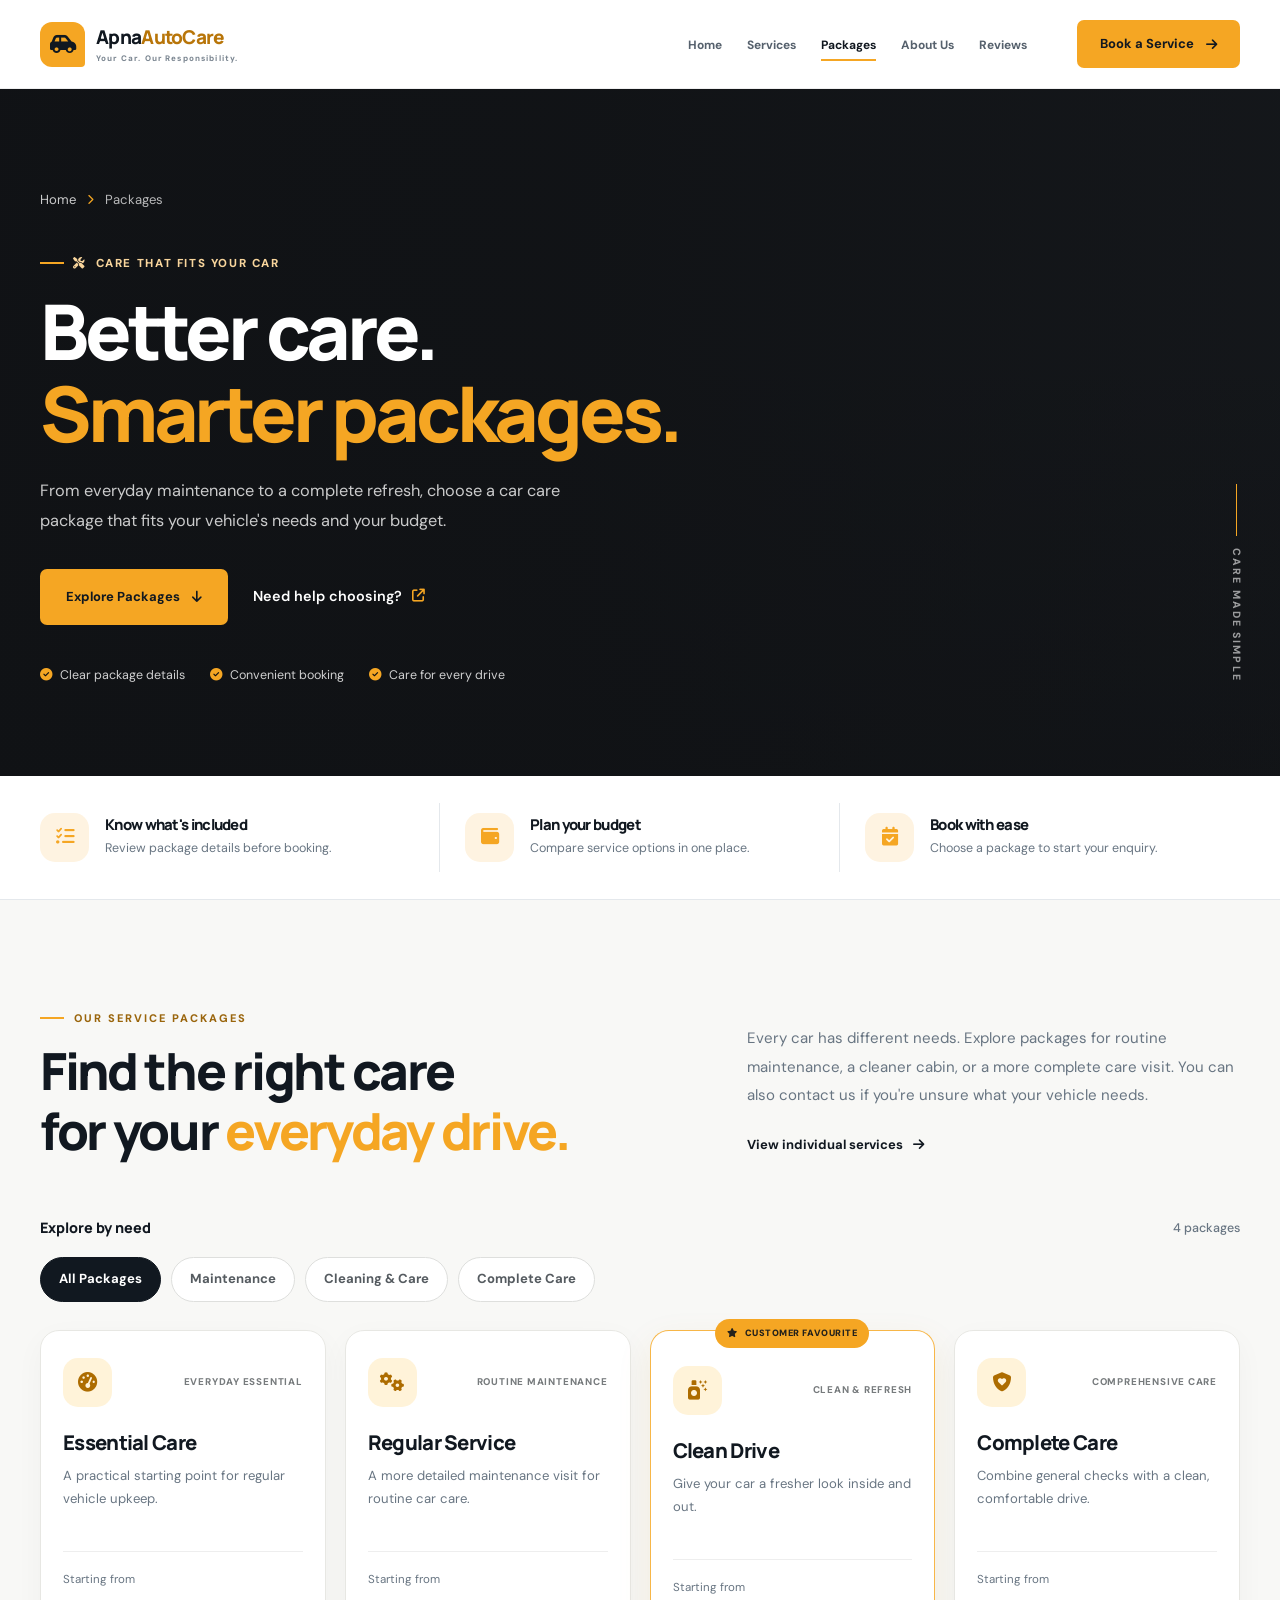
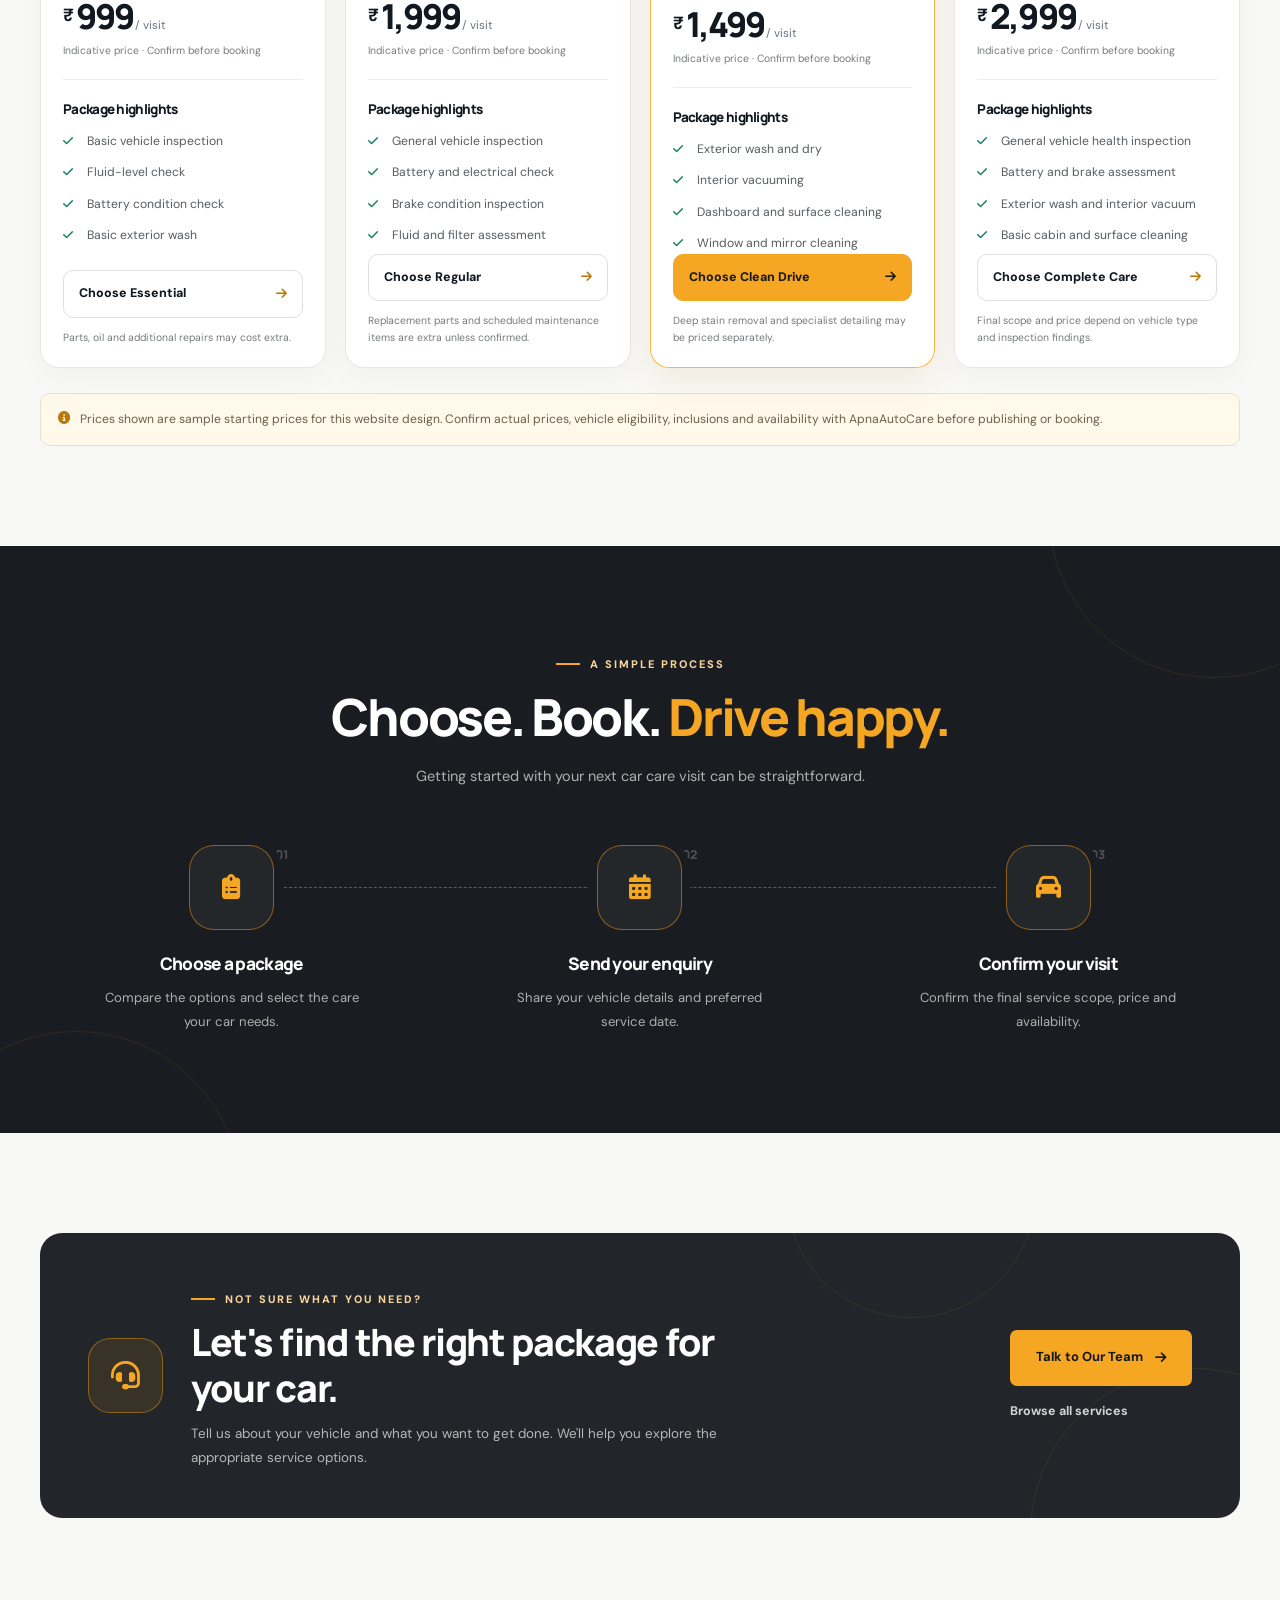
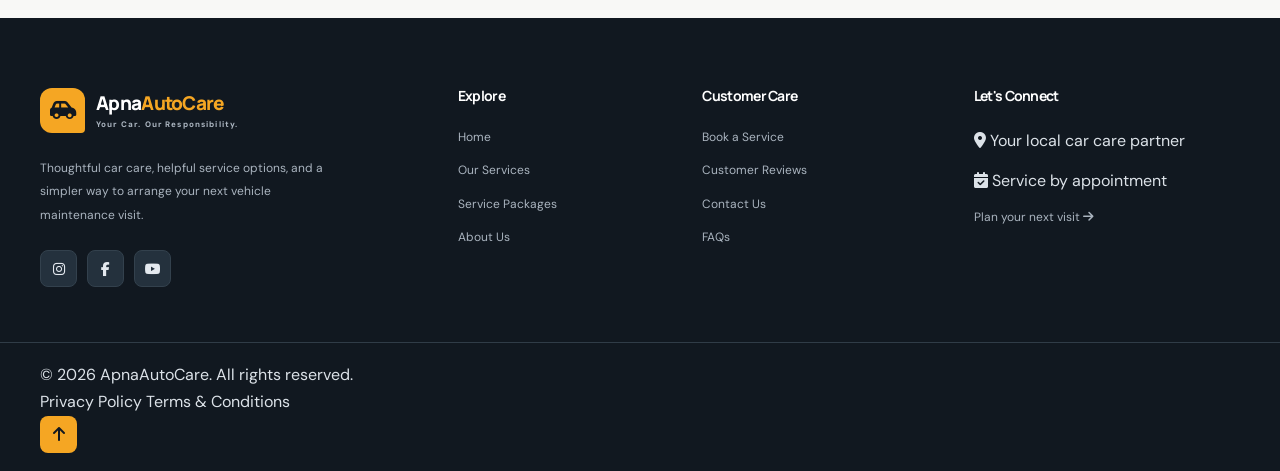
<file: packages.html>
<!DOCTYPE html>
<html lang="en">

<head>
  <meta charset="UTF-8">
  <meta name="viewport" content="width=device-width, initial-scale=1.0">
  <meta name="description"
    content="Explore ApnaAutoCare car service packages for routine maintenance, deep cleaning and complete vehicle care. Choose a package and book your service.">
  <meta name="theme-color" content="#171a1e">
  <title>Service Packages | ApnaAutoCare</title>

  <link rel="preconnect" href="https://fonts.googleapis.com">
  <link rel="preconnect" href="https://fonts.gstatic.com" crossorigin>
  <link
    href="https://fonts.googleapis.com/css2?family=DM+Sans:wght@400;500;600;700&family=Manrope:wght@400;500;600;700;800&display=swap"
    rel="stylesheet">
  <link rel="stylesheet" href="https://cdnjs.cloudflare.com/ajax/libs/font-awesome/6.5.2/css/all.min.css">

  <link rel="stylesheet" href="css/style.css">
  <link rel="stylesheet" href="css/packages.css">
</head>

<body>

  <!-- PRELOADER: Keep consistent with index.html and services.html -->
  <div class="preloader" id="preloader" aria-label="Loading ApnaAutoCare">
    <div class="loader-content">
      <div class="loader-logo">
        <i class="fa-solid fa-car-side"></i>
      </div>
      <h2>Apna<span>AutoCare</span></h2>
      <p>Your Car. Our Responsibility.</p>
      <div class="loader-track"><span></span></div>
    </div>
  </div>

  <!-- HEADER / NAVBAR: Keep consistent with other pages -->
  <header class="site-header" id="siteHeader">
    <nav class="navbar container">
      <a href="index.html" class="brand" aria-label="ApnaAutoCare home">
        <span class="brand-icon">
          <i class="fa-solid fa-car-side"></i>
        </span>
        <span class="brand-copy">
          <span class="brand-name">Apna<span>AutoCare</span></span>
          <span class="brand-tagline">Your Car. Our Responsibility.</span>
        </span>
      </a>

      <button class="menu-toggle" id="menuToggle" type="button" aria-label="Open navigation menu" aria-expanded="false"
        aria-controls="navMenu">
        <i class="fa-solid fa-bars"></i>
      </button>

      <ul class="nav-menu" id="navMenu">
        <li><a href="index.html" class="nav-link">Home</a></li>
        <li><a href="services.html" class="nav-link">Services</a></li>
        <li><a href="packages.html" class="nav-link active" aria-current="page">Packages</a></li>
        <li><a href="about.html" class="nav-link">About Us</a></li>
        <li><a href="reviews.html" class="nav-link">Reviews</a></li>
        <li><a href="contact.html" class="nav-link mobile-contact">Contact</a></li>
        <li class="nav-cta">
          <a href="booking.html" class="btn btn-primary">Book a Service <i class="fa-solid fa-arrow-right"></i></a>
        </li>
      </ul>
    </nav>
  </header>

  <main>

    <!-- HERO -->
    <section class="packages-hero">
      <div class="packages-hero-image"></div>
      <div class="packages-hero-overlay"></div>

      <div class="container packages-hero-content">
        <div class="packages-breadcrumb">
          <a href="index.html">Home</a>
          <i class="fa-solid fa-chevron-right"></i>
          <span>Packages</span>
        </div>

        <span class="section-label section-label-light">
          <i class="fa-solid fa-screwdriver-wrench"></i> CARE THAT FITS YOUR CAR
        </span>

        <h1>Better care.<br><span>Smarter packages.</span></h1>

        <p>
          From everyday maintenance to a complete refresh, choose a car care
          package that fits your vehicle's needs and your budget.
        </p>

        <div class="packages-hero-actions">
          <a href="#packageCollection" class="btn btn-primary btn-large">
            Explore Packages <i class="fa-solid fa-arrow-down"></i>
          </a>
          <a href="booking.html" class="packages-hero-link">
            Need help choosing? <i class="fa-solid fa-arrow-up-right-from-square"></i>
          </a>
        </div>

        <div class="packages-trust-row">
          <span><i class="fa-solid fa-check-circle"></i> Clear package details</span>
          <span><i class="fa-solid fa-check-circle"></i> Convenient booking</span>
          <span><i class="fa-solid fa-check-circle"></i> Care for every drive</span>
        </div>
      </div>

      <div class="hero-side-note">
        <span class="hero-side-line"></span>
        <span>CARE MADE SIMPLE</span>
      </div>
    </section>

    <!-- QUICK BENEFITS -->
    <section class="package-benefits">
      <div class="container package-benefits-grid">
        <article class="package-benefit reveal">
          <span class="benefit-icon"><i class="fa-solid fa-list-check"></i></span>
          <div>
            <h3>Know what's included</h3>
            <p>Review package details before booking.</p>
          </div>
        </article>

        <article class="package-benefit reveal">
          <span class="benefit-icon"><i class="fa-solid fa-wallet"></i></span>
          <div>
            <h3>Plan your budget</h3>
            <p>Compare service options in one place.</p>
          </div>
        </article>

        <article class="package-benefit reveal">
          <span class="benefit-icon"><i class="fa-solid fa-calendar-check"></i></span>
          <div>
            <h3>Book with ease</h3>
            <p>Choose a package to start your enquiry.</p>
          </div>
        </article>
      </div>
    </section>

    <!-- PACKAGE INTRO -->
    <section class="section-padding package-intro" id="packageCollection">
      <div class="container">
        <div class="package-intro-layout">
          <div class="package-intro-copy reveal">
            <span class="section-label">OUR SERVICE PACKAGES</span>
            <h2>Find the right care<br>for your <span>everyday drive.</span></h2>
          </div>

          <div class="package-intro-side reveal">
            <p>
              Every car has different needs. Explore packages for routine
              maintenance, a cleaner cabin, or a more complete care visit.
              You can also contact us if you're unsure what your vehicle needs.
            </p>
            <a href="services.html" class="text-link">
              View individual services <i class="fa-solid fa-arrow-right"></i>
            </a>
          </div>
        </div>

        <!-- FILTERS -->
        <div class="package-filter-area reveal">
          <div class="package-filter-heading">
            <span>Explore by need</span>
            <span class="package-result-count" id="packageCount" aria-live="polite">4 packages</span>
          </div>

          <div class="package-filters" role="group" aria-label="Filter service packages">
            <button type="button" class="package-filter active" data-filter="all" aria-pressed="true">All
              Packages</button>
            <button type="button" class="package-filter" data-filter="maintenance"
              aria-pressed="false">Maintenance</button>
            <button type="button" class="package-filter" data-filter="cleaning" aria-pressed="false">Cleaning &
              Care</button>
            <button type="button" class="package-filter" data-filter="complete" aria-pressed="false">Complete
              Care</button>
          </div>
        </div>

        <!-- PACKAGE CARDS -->
        <div class="package-grid" id="packageGrid">

          <!-- PACKAGE 1 -->
          <article class="package-card reveal" data-category="maintenance" data-package="Essential Care">
            <div class="package-card-top">
              <div class="package-icon"><i class="fa-solid fa-gauge-high"></i></div>
              <span class="package-type">EVERYDAY ESSENTIAL</span>
            </div>

            <h3>Essential Care</h3>
            <p class="package-description">
              A practical starting point for regular vehicle upkeep.
            </p>

            <div class="package-price">
              <span class="price-label">Starting from</span>
              <div><span class="currency">₹</span><span class="price-value">999</span><span class="price-unit"> /
                  visit</span></div>
              <span class="price-note">Indicative price · Confirm before booking</span>
            </div>

            <div class="package-includes">
              <h4>Package highlights</h4>
              <ul>
                <li><i class="fa-solid fa-check"></i> Basic vehicle inspection</li>
                <li><i class="fa-solid fa-check"></i> Fluid-level check</li>
                <li><i class="fa-solid fa-check"></i> Battery condition check</li>
                <li><i class="fa-solid fa-check"></i> Basic exterior wash</li>
              </ul>
            </div>

            <a href="booking.html?package=Essential%20Care" class="package-book-btn">
              Choose Essential <i class="fa-solid fa-arrow-right"></i>
            </a>
            <p class="package-footnote">Parts, oil and additional repairs may cost extra.</p>
          </article>

          <!-- PACKAGE 2 -->
          <article class="package-card reveal" data-category="maintenance" data-package="Regular Service">
            <div class="package-card-top">
              <div class="package-icon"><i class="fa-solid fa-gears"></i></div>
              <span class="package-type">ROUTINE MAINTENANCE</span>
            </div>

            <h3>Regular Service</h3>
            <p class="package-description">
              A more detailed maintenance visit for routine car care.
            </p>

            <div class="package-price">
              <span class="price-label">Starting from</span>
              <div><span class="currency">₹</span><span class="price-value">1,999</span><span class="price-unit"> /
                  visit</span></div>
              <span class="price-note">Indicative price · Confirm before booking</span>
            </div>

            <div class="package-includes">
              <h4>Package highlights</h4>
              <ul>
                <li><i class="fa-solid fa-check"></i> General vehicle inspection</li>
                <li><i class="fa-solid fa-check"></i> Battery and electrical check</li>
                <li><i class="fa-solid fa-check"></i> Brake condition inspection</li>
                <li><i class="fa-solid fa-check"></i> Fluid and filter assessment</li>
              </ul>
            </div>

            <a href="booking.html?package=Regular%20Service" class="package-book-btn">
              Choose Regular <i class="fa-solid fa-arrow-right"></i>
            </a>
            <p class="package-footnote">Replacement parts and scheduled maintenance items are extra unless confirmed.
            </p>
          </article>

          <!-- PACKAGE 3 -->
          <article class="package-card package-card-featured reveal" data-category="cleaning"
            data-package="Clean Drive">
            <div class="package-popular"><i class="fa-solid fa-star"></i> CUSTOMER FAVOURITE</div>

            <div class="package-card-top">
              <div class="package-icon"><i class="fa-solid fa-spray-can-sparkles"></i></div>
              <span class="package-type">CLEAN & REFRESH</span>
            </div>

            <h3>Clean Drive</h3>
            <p class="package-description">
              Give your car a fresher look inside and out.
            </p>

            <div class="package-price">
              <span class="price-label">Starting from</span>
              <div><span class="currency">₹</span><span class="price-value">1,499</span><span class="price-unit"> /
                  visit</span></div>
              <span class="price-note">Indicative price · Confirm before booking</span>
            </div>

            <div class="package-includes">
              <h4>Package highlights</h4>
              <ul>
                <li><i class="fa-solid fa-check"></i> Exterior wash and dry</li>
                <li><i class="fa-solid fa-check"></i> Interior vacuuming</li>
                <li><i class="fa-solid fa-check"></i> Dashboard and surface cleaning</li>
                <li><i class="fa-solid fa-check"></i> Window and mirror cleaning</li>
              </ul>
            </div>

            <a href="booking.html?package=Clean%20Drive" class="package-book-btn">
              Choose Clean Drive <i class="fa-solid fa-arrow-right"></i>
            </a>
            <p class="package-footnote">Deep stain removal and specialist detailing may be priced separately.</p>
          </article>

          <!-- PACKAGE 4 -->
          <article class="package-card reveal" data-category="complete" data-package="Complete Care">
            <div class="package-card-top">
              <div class="package-icon"><i class="fa-solid fa-shield-heart"></i></div>
              <span class="package-type">COMPREHENSIVE CARE</span>
            </div>

            <h3>Complete Care</h3>
            <p class="package-description">
              Combine general checks with a clean, comfortable drive.
            </p>

            <div class="package-price">
              <span class="price-label">Starting from</span>
              <div><span class="currency">₹</span><span class="price-value">2,999</span><span class="price-unit"> /
                  visit</span></div>
              <span class="price-note">Indicative price · Confirm before booking</span>
            </div>

            <div class="package-includes">
              <h4>Package highlights</h4>
              <ul>
                <li><i class="fa-solid fa-check"></i> General vehicle health inspection</li>
                <li><i class="fa-solid fa-check"></i> Battery and brake assessment</li>
                <li><i class="fa-solid fa-check"></i> Exterior wash and interior vacuum</li>
                <li><i class="fa-solid fa-check"></i> Basic cabin and surface cleaning</li>
              </ul>
            </div>

            <a href="booking.html?package=Complete%20Care" class="package-book-btn">
              Choose Complete Care <i class="fa-solid fa-arrow-right"></i>
            </a>
            <p class="package-footnote">Final scope and price depend on vehicle type and inspection findings.</p>
          </article>

        </div>

        <div class="package-empty" id="packageEmpty" hidden>
          <span><i class="fa-solid fa-car-side"></i></span>
          <h3>No packages in this category</h3>
          <p>Try another category to explore available options.</p>
          <button type="button" class="btn btn-primary" id="resetPackages">View all packages</button>
        </div>

        <p class="package-disclaimer">
          <i class="fa-solid fa-circle-info"></i>
          Prices shown are sample starting prices for this website design. Confirm actual prices,
          vehicle eligibility, inclusions and availability with ApnaAutoCare before publishing or booking.
        </p>
      </div>
    </section>

    <!-- HOW IT WORKS -->
    <section class="package-process section-padding">
      <div class="container">
        <div class="process-heading reveal">
          <span class="section-label section-label-light">A SIMPLE PROCESS</span>
          <h2>Choose. Book. <span>Drive happy.</span></h2>
          <p>Getting started with your next car care visit can be straightforward.</p>
        </div>

        <div class="process-grid">
          <article class="process-step reveal">
            <span class="process-number">01</span>
            <div class="process-icon"><i class="fa-solid fa-clipboard-list"></i></div>
            <h3>Choose a package</h3>
            <p>Compare the options and select the care your car needs.</p>
          </article>

          <article class="process-step reveal">
            <span class="process-number">02</span>
            <div class="process-icon"><i class="fa-solid fa-calendar-days"></i></div>
            <h3>Send your enquiry</h3>
            <p>Share your vehicle details and preferred service date.</p>
          </article>

          <article class="process-step reveal">
            <span class="process-number">03</span>
            <div class="process-icon"><i class="fa-solid fa-car"></i></div>
            <h3>Confirm your visit</h3>
            <p>Confirm the final service scope, price and availability.</p>
          </article>
        </div>
      </div>
    </section>

    <!-- HELP CTA -->
    <section class="package-help-section section-padding">
      <div class="container">
        <div class="package-help-card reveal">
          <div class="package-help-decoration package-help-decoration-one"></div>
          <div class="package-help-decoration package-help-decoration-two"></div>

          <div class="package-help-icon"><i class="fa-solid fa-headset"></i></div>

          <div class="package-help-copy">
            <span class="section-label section-label-light">NOT SURE WHAT YOU NEED?</span>
            <h2>Let's find the right package for your car.</h2>
            <p>
              Tell us about your vehicle and what you want to get done.
              We'll help you explore the appropriate service options.
            </p>
          </div>

          <div class="package-help-actions">
            <a href="contact.html" class="btn btn-primary btn-large">
              Talk to Our Team <i class="fa-solid fa-arrow-right"></i>
            </a>
            <a href="services.html" class="package-help-link">Browse all services</a>
          </div>
        </div>
      </div>
    </section>

  </main>

  <!-- FOOTER: Keep consistent with index.html and services.html -->
  <footer class="site-footer">
    <div class="footer-main container">
      <div class="footer-brand-column">
        <a href="index.html" class="brand footer-brand">
          <span class="brand-icon"><i class="fa-solid fa-car-side"></i></span>
          <span class="brand-copy">
            <span class="brand-name">Apna<span>AutoCare</span></span>
            <span class="brand-tagline">Your Car. Our Responsibility.</span>
          </span>
        </a>

        <p class="footer-description">
          Thoughtful car care, helpful service options, and a simpler way
          to arrange your next vehicle maintenance visit.
        </p>

        <div class="footer-socials">
          <a href="https://www.instagram.com/" aria-label="Instagram" target="_blank" rel="noopener noreferrer"><i
              class="fa-brands fa-instagram"></i></a>
          <a href="https://www.facebook.com/" aria-label="Facebook" target="_blank" rel="noopener noreferrer"><i
              class="fa-brands fa-facebook-f"></i></a>
          <a href="https://www.youtube.com/" aria-label="YouTube" target="_blank" rel="noopener noreferrer"><i
              class="fa-brands fa-youtube"></i></a>
        </div>
      </div>

      <div class="footer-column">
        <h3>Explore</h3>
        <a href="index.html">Home</a>
        <a href="services.html">Our Services</a>
        <a href="packages.html">Service Packages</a>
        <a href="about.html">About Us</a>
      </div>

      <div class="footer-column">
        <h3>Customer Care</h3>
        <a href="booking.html">Book a Service</a>
        <a href="reviews.html">Customer Reviews</a>
        <a href="contact.html">Contact Us</a>
        <a href="faq.html">FAQs</a>
      </div>

      <div class="footer-column footer-contact-column">
        <h3>Let's Connect</h3>
        <p><i class="fa-solid fa-location-dot"></i> Your local car care partner</p>
        <p><i class="fa-solid fa-calendar-check"></i> Service by appointment</p>
        <a href="booking.html" class="footer-book-link">Plan your next visit <i class="fa-solid fa-arrow-right"></i></a>
      </div>
    </div>

    <div class="footer-bottom">
      <div class="container footer-bottom-inner">
        <p>© <span id="currentYear"></span> ApnaAutoCare. All rights reserved.</p>
        <div class="footer-legal-links">
          <a href="privacy.html">Privacy Policy</a>
          <a href="terms.html">Terms & Conditions</a>
        </div>
        <a href="#top" class="back-to-top" aria-label="Back to top"><i class="fa-solid fa-arrow-up"></i></a>
      </div>
    </div>
  </footer>

  <script src="js/script.js"></script>
  <script src="js/packages.js"></script>
</body>

</html>
</file>
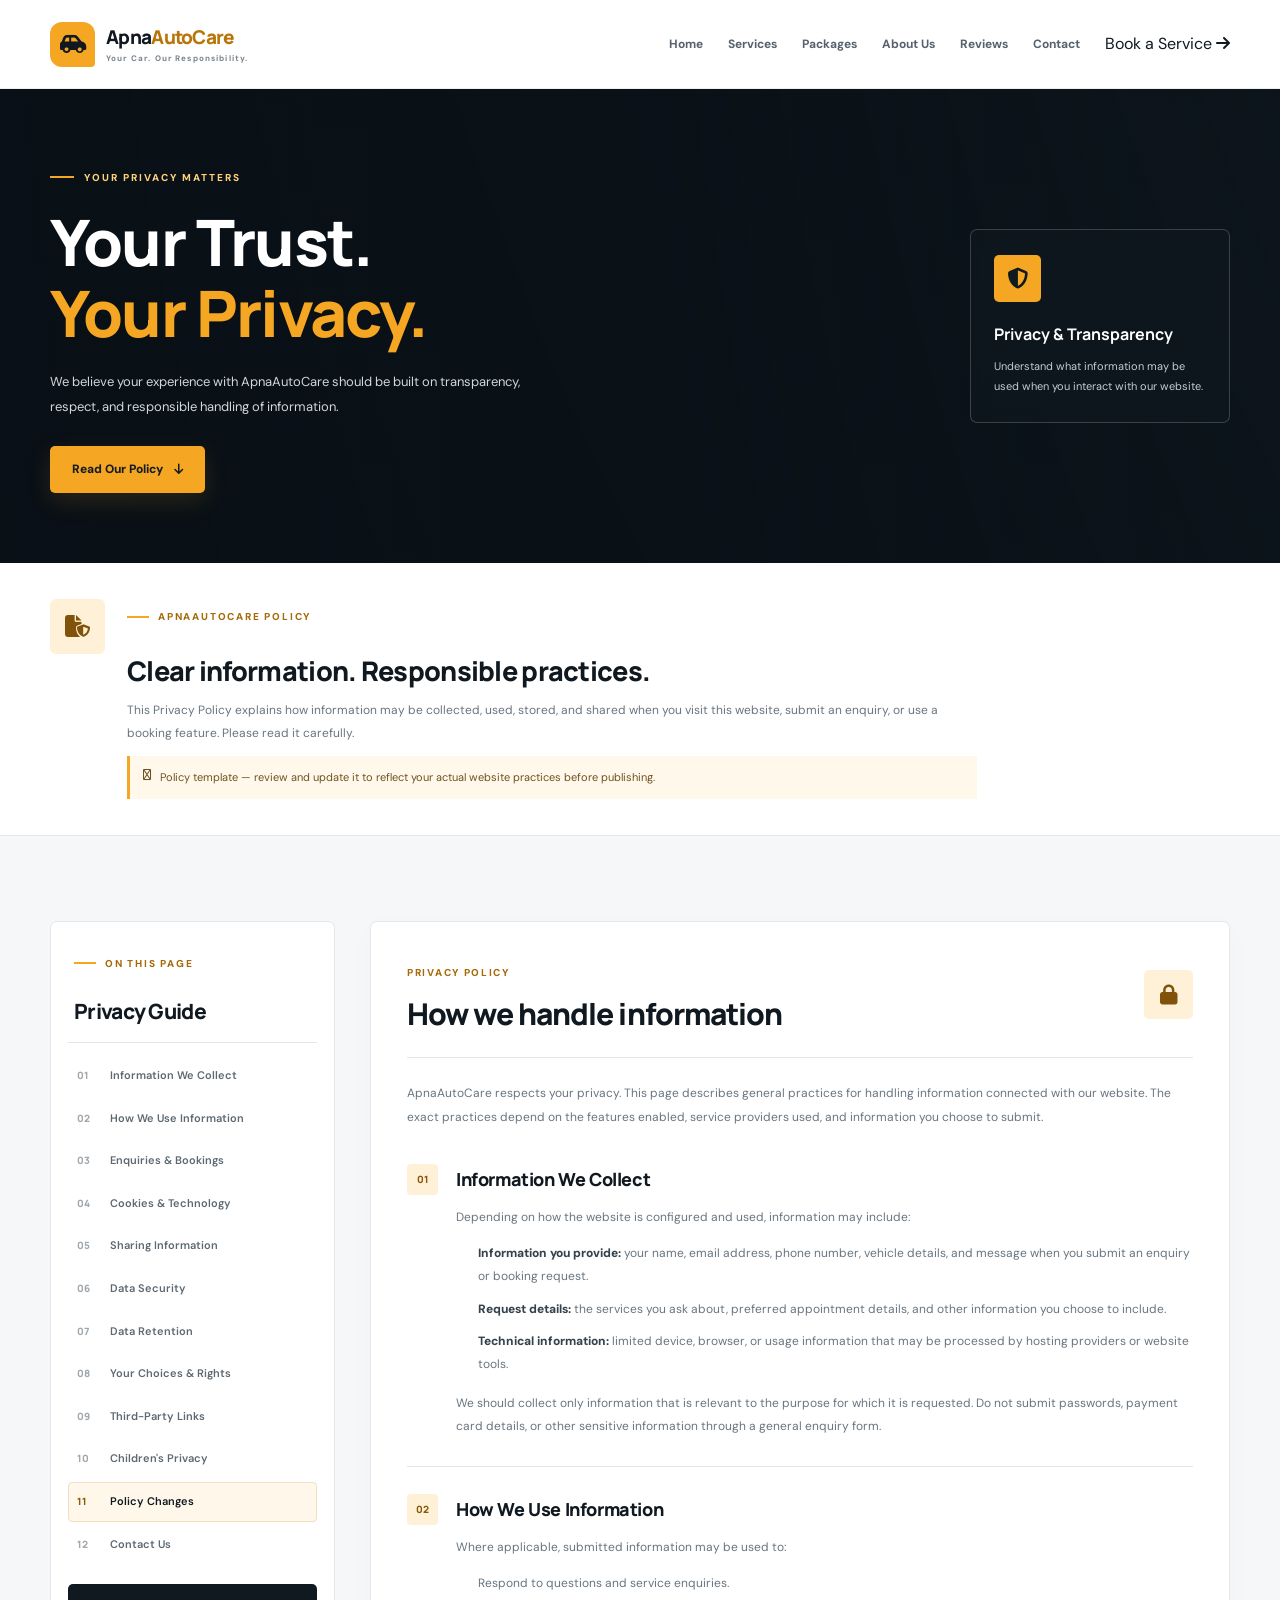
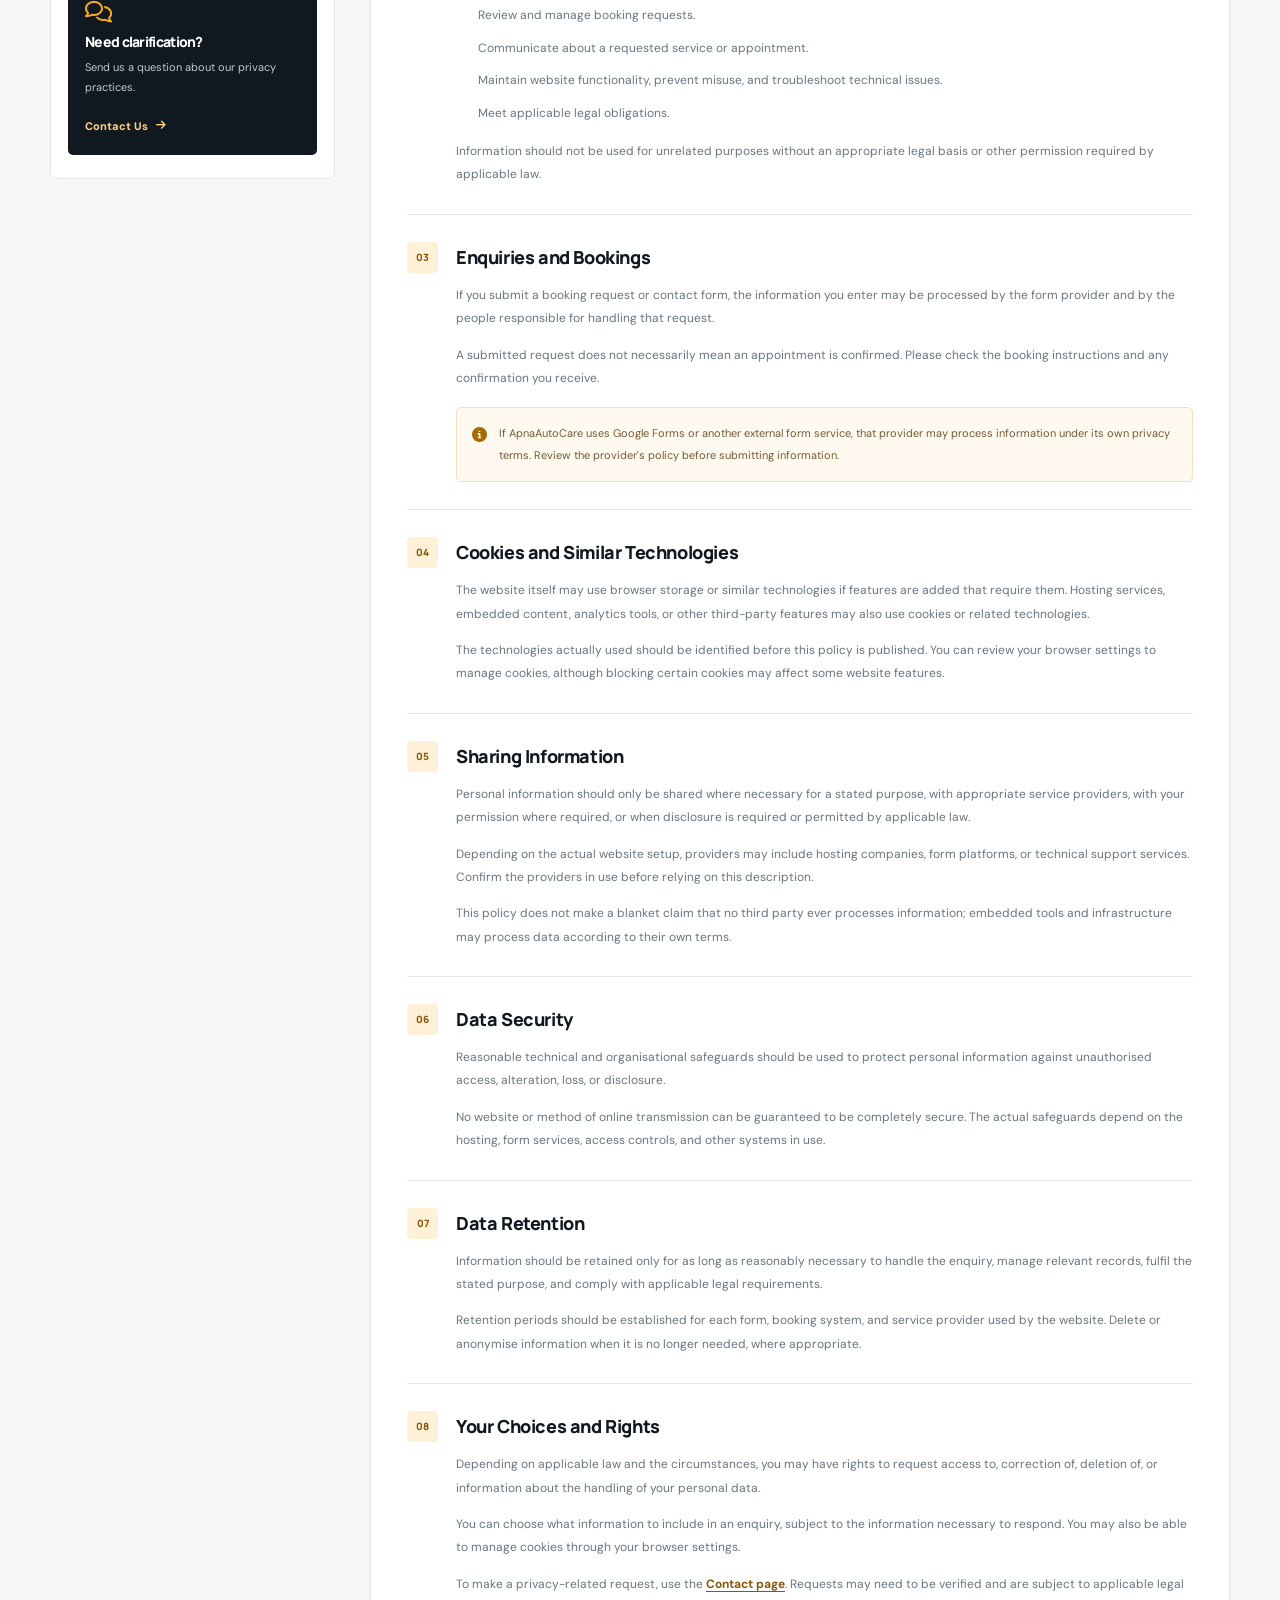
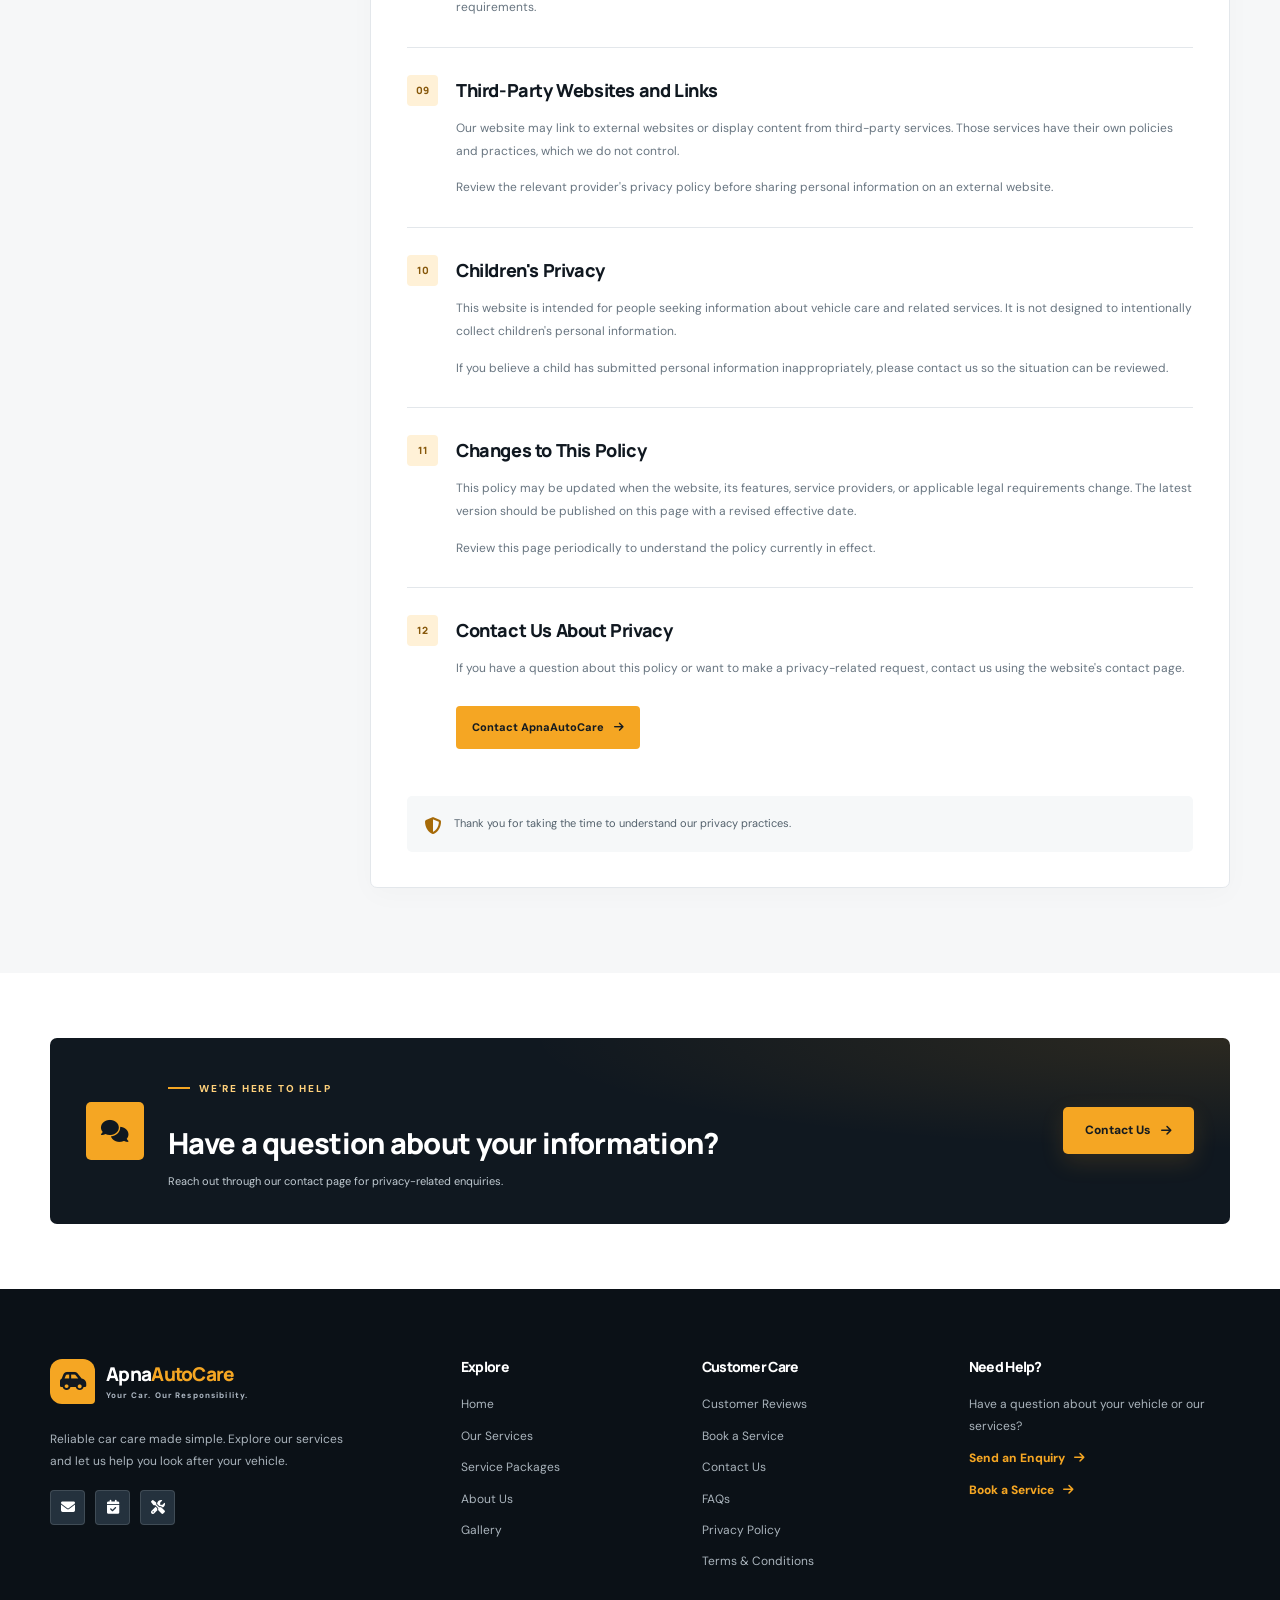
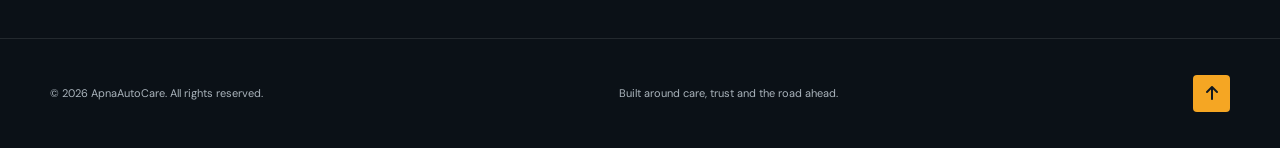
<file: privacy.html>
<!DOCTYPE html>
<html lang="en">

<head>
  <meta charset="UTF-8">
  <meta name="viewport" content="width=device-width, initial-scale=1.0">
  <meta name="theme-color" content="#101820">
  <meta name="description"
    content="Read the ApnaAutoCare Privacy Policy to understand how personal information may be collected, used, and protected when you visit our website.">
  <title>Privacy Policy | ApnaAutoCare</title>

  <link rel="preconnect" href="https://fonts.googleapis.com">
  <link rel="preconnect" href="https://fonts.gstatic.com" crossorigin>
  <link
    href="https://fonts.googleapis.com/css2?family=DM+Sans:wght@400;500;600;700&family=Manrope:wght@400;500;600;700;800&display=swap"
    rel="stylesheet">
  <link rel="stylesheet" href="https://cdnjs.cloudflare.com/ajax/libs/font-awesome/6.5.2/css/all.min.css">
  <link rel="stylesheet" href="css/style.css">
  <link rel="stylesheet" href="css/privacy.css">
</head>

<body id="top">

  <!-- Shared preloader -->
  <div class="preloader" id="preloader" aria-label="Loading ApnaAutoCare">
    <div class="loader-content">
      <div class="loader-logo"><i class="fa-solid fa-car-side"></i></div>
      <h2>Apna<span>AutoCare</span></h2>
      <p>Your Car. Our Responsibility.</p>
      <div class="loader-track"><span></span></div>
    </div>
  </div>

  <!-- Shared navbar -->
  <header class="site-header" id="siteHeader">
    <nav class="navbar container" aria-label="Main navigation">
      <a href="index.html" class="brand" aria-label="ApnaAutoCare home">
        <span class="brand-icon"><i class="fa-solid fa-car-side"></i></span>
        <span class="brand-copy">
          <span class="brand-name">Apna<span>AutoCare</span></span>
          <span class="brand-tagline">Your Car. Our Responsibility.</span>
        </span>
      </a>

      <button class="menu-toggle" id="menuToggle" type="button" aria-label="Open navigation menu"
        aria-controls="navMenu" aria-expanded="false">
        <i class="fa-solid fa-bars"></i>
      </button>

      <div class="nav-menu" id="navMenu">
        <a href="index.html" class="nav-link">Home</a>
        <a href="services.html" class="nav-link">Services</a>
        <a href="packages.html" class="nav-link">Packages</a>
        <a href="about.html" class="nav-link">About Us</a>
        <a href="reviews.html" class="nav-link">Reviews</a>
        <a href="contact.html" class="nav-link">Contact</a>
        <a href="booking.html" class="nav-cta">
          Book a Service <i class="fa-solid fa-arrow-right"></i>
        </a>
      </div>
    </nav>
  </header>

  <main>
    <!-- Privacy hero -->
    <section class="privacy-hero">
      <div class="privacy-hero-image" aria-hidden="true"></div>
      <div class="privacy-hero-overlay"></div>

      <div class="container privacy-hero-inner">
        <div class="privacy-hero-content reveal">
          <span class="privacy-eyebrow"><span></span> YOUR PRIVACY MATTERS</span>
          <h1>Your Trust.<br><em>Your Privacy.</em></h1>
          <p>
            We believe your experience with ApnaAutoCare should be built on
            transparency, respect, and responsible handling of information.
          </p>
          <a href="#privacy-content" class="btn btn-primary">
            Read Our Policy <i class="fa-solid fa-arrow-down"></i>
          </a>
        </div>

        <div class="privacy-hero-card reveal">
          <span class="privacy-hero-card-icon"><i class="fa-solid fa-shield-halved"></i></span>
          <strong>Privacy &amp; Transparency</strong>
          <p>Understand what information may be used when you interact with our website.</p>
        </div>
      </div>
    </section>

    <!-- Intro -->
    <section class="privacy-intro">
      <div class="container privacy-intro-inner reveal">
        <span class="privacy-intro-icon"><i class="fa-solid fa-file-shield"></i></span>
        <div>
          <span class="section-label">APNAAUTOCARE POLICY</span>
          <h2>Clear information. Responsible practices.</h2>
          <p>
            This Privacy Policy explains how information may be collected, used,
            stored, and shared when you visit this website, submit an enquiry,
            or use a booking feature. Please read it carefully.
          </p>
          <p class="privacy-review-note">
            <i class="fa-regular fa-circle-info"></i>
            Policy template — review and update it to reflect your actual website practices before publishing.
          </p>
        </div>
      </div>
    </section>

    <!-- Policy content -->
    <section class="privacy-content section-padding" id="privacy-content">
      <div class="container privacy-layout">

        <!-- Table of contents -->
        <aside class="privacy-sidebar reveal">
          <div class="privacy-sidebar-top">
            <span class="section-label">ON THIS PAGE</span>
            <h2>Privacy Guide</h2>
          </div>

          <nav class="privacy-toc" aria-label="Privacy policy sections">
            <a href="#information" class="privacy-toc-link active"><span>01</span> Information We Collect</a>
            <a href="#usage" class="privacy-toc-link"><span>02</span> How We Use Information</a>
            <a href="#booking-data" class="privacy-toc-link"><span>03</span> Enquiries &amp; Bookings</a>
            <a href="#cookies" class="privacy-toc-link"><span>04</span> Cookies &amp; Technology</a>
            <a href="#sharing" class="privacy-toc-link"><span>05</span> Sharing Information</a>
            <a href="#security" class="privacy-toc-link"><span>06</span> Data Security</a>
            <a href="#retention" class="privacy-toc-link"><span>07</span> Data Retention</a>
            <a href="#rights" class="privacy-toc-link"><span>08</span> Your Choices &amp; Rights</a>
            <a href="#third-party" class="privacy-toc-link"><span>09</span> Third-Party Links</a>
            <a href="#children" class="privacy-toc-link"><span>10</span> Children's Privacy</a>
            <a href="#changes" class="privacy-toc-link"><span>11</span> Policy Changes</a>
            <a href="#contact-privacy" class="privacy-toc-link"><span>12</span> Contact Us</a>
          </nav>

          <div class="privacy-sidebar-help">
            <i class="fa-regular fa-comments"></i>
            <h3>Need clarification?</h3>
            <p>Send us a question about our privacy practices.</p>
            <a href="contact.html">Contact Us <i class="fa-solid fa-arrow-right"></i></a>
          </div>
        </aside>

        <!-- Policy text -->
        <article class="privacy-document reveal">
          <div class="privacy-document-header">
            <div>
              <span class="privacy-document-label">PRIVACY POLICY</span>
              <h2>How we handle information</h2>
            </div>
            <span class="privacy-document-icon"><i class="fa-solid fa-lock"></i></span>
          </div>

          <p class="privacy-opening">
            ApnaAutoCare respects your privacy. This page describes general
            practices for handling information connected with our website.
            The exact practices depend on the features enabled, service providers
            used, and information you choose to submit.
          </p>

          <section class="privacy-section" id="information">
            <span class="privacy-section-number">01</span>
            <div class="privacy-section-body">
              <h3>Information We Collect</h3>
              <p>Depending on how the website is configured and used, information may include:</p>
              <ul>
                <li><strong>Information you provide:</strong> your name, email address, phone number, vehicle details,
                  and message when you submit an enquiry or booking request.</li>
                <li><strong>Request details:</strong> the services you ask about, preferred appointment details, and
                  other information you choose to include.</li>
                <li><strong>Technical information:</strong> limited device, browser, or usage information that may be
                  processed by hosting providers or website tools.</li>
              </ul>
              <p>
                We should collect only information that is relevant to the purpose
                for which it is requested. Do not submit passwords, payment card
                details, or other sensitive information through a general enquiry form.
              </p>
            </div>
          </section>

          <section class="privacy-section" id="usage">
            <span class="privacy-section-number">02</span>
            <div class="privacy-section-body">
              <h3>How We Use Information</h3>
              <p>Where applicable, submitted information may be used to:</p>
              <ul>
                <li>Respond to questions and service enquiries.</li>
                <li>Review and manage booking requests.</li>
                <li>Communicate about a requested service or appointment.</li>
                <li>Maintain website functionality, prevent misuse, and troubleshoot technical issues.</li>
                <li>Meet applicable legal obligations.</li>
              </ul>
              <p>
                Information should not be used for unrelated purposes without an
                appropriate legal basis or other permission required by applicable law.
              </p>
            </div>
          </section>

          <section class="privacy-section" id="booking-data">
            <span class="privacy-section-number">03</span>
            <div class="privacy-section-body">
              <h3>Enquiries and Bookings</h3>
              <p>
                If you submit a booking request or contact form, the information
                you enter may be processed by the form provider and by the people
                responsible for handling that request.
              </p>
              <p>
                A submitted request does not necessarily mean an appointment is
                confirmed. Please check the booking instructions and any
                confirmation you receive.
              </p>
              <div class="privacy-info-callout">
                <i class="fa-solid fa-circle-info"></i>
                <p>
                  If ApnaAutoCare uses Google Forms or another external form
                  service, that provider may process information under its own
                  privacy terms. Review the provider's policy before submitting information.
                </p>
              </div>
            </div>
          </section>

          <section class="privacy-section" id="cookies">
            <span class="privacy-section-number">04</span>
            <div class="privacy-section-body">
              <h3>Cookies and Similar Technologies</h3>
              <p>
                The website itself may use browser storage or similar technologies
                if features are added that require them. Hosting services,
                embedded content, analytics tools, or other third-party features
                may also use cookies or related technologies.
              </p>
              <p>
                The technologies actually used should be identified before this
                policy is published. You can review your browser settings to
                manage cookies, although blocking certain cookies may affect
                some website features.
              </p>
            </div>
          </section>

          <section class="privacy-section" id="sharing">
            <span class="privacy-section-number">05</span>
            <div class="privacy-section-body">
              <h3>Sharing Information</h3>
              <p>
                Personal information should only be shared where necessary for a
                stated purpose, with appropriate service providers, with your
                permission where required, or when disclosure is required or
                permitted by applicable law.
              </p>
              <p>
                Depending on the actual website setup, providers may include
                hosting companies, form platforms, or technical support services.
                Confirm the providers in use before relying on this description.
              </p>
              <p>
                This policy does not make a blanket claim that no third party
                ever processes information; embedded tools and infrastructure
                may process data according to their own terms.
              </p>
            </div>
          </section>

          <section class="privacy-section" id="security">
            <span class="privacy-section-number">06</span>
            <div class="privacy-section-body">
              <h3>Data Security</h3>
              <p>
                Reasonable technical and organisational safeguards should be used
                to protect personal information against unauthorised access,
                alteration, loss, or disclosure.
              </p>
              <p>
                No website or method of online transmission can be guaranteed to
                be completely secure. The actual safeguards depend on the hosting,
                form services, access controls, and other systems in use.
              </p>
            </div>
          </section>

          <section class="privacy-section" id="retention">
            <span class="privacy-section-number">07</span>
            <div class="privacy-section-body">
              <h3>Data Retention</h3>
              <p>
                Information should be retained only for as long as reasonably
                necessary to handle the enquiry, manage relevant records, fulfil
                the stated purpose, and comply with applicable legal requirements.
              </p>
              <p>
                Retention periods should be established for each form, booking
                system, and service provider used by the website. Delete or
                anonymise information when it is no longer needed, where appropriate.
              </p>
            </div>
          </section>

          <section class="privacy-section" id="rights">
            <span class="privacy-section-number">08</span>
            <div class="privacy-section-body">
              <h3>Your Choices and Rights</h3>
              <p>
                Depending on applicable law and the circumstances, you may have
                rights to request access to, correction of, deletion of, or
                information about the handling of your personal data.
              </p>
              <p>
                You can choose what information to include in an enquiry, subject
                to the information necessary to respond. You may also be able to
                manage cookies through your browser settings.
              </p>
              <p>
                To make a privacy-related request, use the
                <a href="contact.html">Contact page</a>. Requests may need to be
                verified and are subject to applicable legal requirements.
              </p>
            </div>
          </section>

          <section class="privacy-section" id="third-party">
            <span class="privacy-section-number">09</span>
            <div class="privacy-section-body">
              <h3>Third-Party Websites and Links</h3>
              <p>
                Our website may link to external websites or display content from
                third-party services. Those services have their own policies and
                practices, which we do not control.
              </p>
              <p>
                Review the relevant provider's privacy policy before sharing
                personal information on an external website.
              </p>
            </div>
          </section>

          <section class="privacy-section" id="children">
            <span class="privacy-section-number">10</span>
            <div class="privacy-section-body">
              <h3>Children's Privacy</h3>
              <p>
                This website is intended for people seeking information about
                vehicle care and related services. It is not designed to
                intentionally collect children's personal information.
              </p>
              <p>
                If you believe a child has submitted personal information
                inappropriately, please contact us so the situation can be reviewed.
              </p>
            </div>
          </section>

          <section class="privacy-section" id="changes">
            <span class="privacy-section-number">11</span>
            <div class="privacy-section-body">
              <h3>Changes to This Policy</h3>
              <p>
                This policy may be updated when the website, its features,
                service providers, or applicable legal requirements change.
                The latest version should be published on this page with a
                revised effective date.
              </p>
              <p>
                Review this page periodically to understand the policy currently
                in effect.
              </p>
            </div>
          </section>

          <section class="privacy-section" id="contact-privacy">
            <span class="privacy-section-number">12</span>
            <div class="privacy-section-body">
              <h3>Contact Us About Privacy</h3>
              <p>
                If you have a question about this policy or want to make a
                privacy-related request, contact us using the website's
                contact page.
              </p>
              <a href="contact.html" class="privacy-contact-link">
                Contact ApnaAutoCare <i class="fa-solid fa-arrow-right"></i>
              </a>
            </div>
          </section>

          <div class="privacy-document-end">
            <i class="fa-solid fa-shield-halved"></i>
            <p>Thank you for taking the time to understand our privacy practices.</p>
          </div>
        </article>
      </div>
    </section>

    <!-- Bottom CTA -->
    <section class="privacy-cta-section">
      <div class="container">
        <div class="privacy-cta reveal">
          <div class="privacy-cta-icon"><i class="fa-solid fa-comments"></i></div>
          <div class="privacy-cta-copy">
            <span class="section-label section-label-light">WE'RE HERE TO HELP</span>
            <h2>Have a question about your information?</h2>
            <p>Reach out through our contact page for privacy-related enquiries.</p>
          </div>
          <a href="contact.html" class="btn btn-primary">
            Contact Us <i class="fa-solid fa-arrow-right"></i>
          </a>
        </div>
      </div>
    </section>
  </main>

  <!-- Shared footer -->
  <footer class="site-footer">
    <div class="container footer-main">
      <div class="footer-brand">
        <a href="index.html" class="brand footer-brand-link">
          <span class="brand-icon"><i class="fa-solid fa-car-side"></i></span>
          <span class="brand-copy">
            <span class="brand-name">Apna<span>AutoCare</span></span>
            <span class="brand-tagline">Your Car. Our Responsibility.</span>
          </span>
        </a>
        <p class="footer-description">
          Reliable car care made simple. Explore our services and let us help
          you look after your vehicle.
        </p>
        <div class="footer-socials">
          <a href="contact.html" aria-label="Contact ApnaAutoCare"><i class="fa-solid fa-envelope"></i></a>
          <a href="booking.html" aria-label="Book a service"><i class="fa-solid fa-calendar-check"></i></a>
          <a href="services.html" aria-label="Explore services"><i class="fa-solid fa-screwdriver-wrench"></i></a>
        </div>
      </div>

      <div class="footer-links-column">
        <h3>Explore</h3>
        <a href="index.html">Home</a>
        <a href="services.html">Our Services</a>
        <a href="packages.html">Service Packages</a>
        <a href="about.html">About Us</a>
        <a href="gallery.html">Gallery</a>
      </div>

      <div class="footer-links-column">
        <h3>Customer Care</h3>
        <a href="reviews.html">Customer Reviews</a>
        <a href="booking.html">Book a Service</a>
        <a href="contact.html">Contact Us</a>
        <a href="faq.html">FAQs</a>
        <a href="privacy.html" aria-current="page">Privacy Policy</a>
        <a href="terms.html">Terms &amp; Conditions</a>
      </div>

      <div class="footer-contact-column">
        <h3>Need Help?</h3>
        <p>Have a question about your vehicle or our services?</p>
        <a class="footer-booking-link" href="contact.html">
          Send an Enquiry <i class="fa-solid fa-arrow-right"></i>
        </a>
        <a class="footer-booking-link footer-booking-secondary" href="booking.html">
          Book a Service <i class="fa-solid fa-arrow-right"></i>
        </a>
      </div>
    </div>

    <div class="footer-bottom">
      <div class="container footer-bottom-inner">
        <p>&copy; <span id="currentYear"></span> ApnaAutoCare. All rights reserved.</p>
        <p class="footer-bottom-note">Built around care, trust and the road ahead.</p>
        <a href="#top" class="back-to-top" id="backToTop" aria-label="Back to top">
          <i class="fa-solid fa-arrow-up"></i>
        </a>
      </div>
    </div>
  </footer>

  <script src="js/script.js"></script>
  <script src="js/privacy.js"></script>
</body>

</html>
</file>
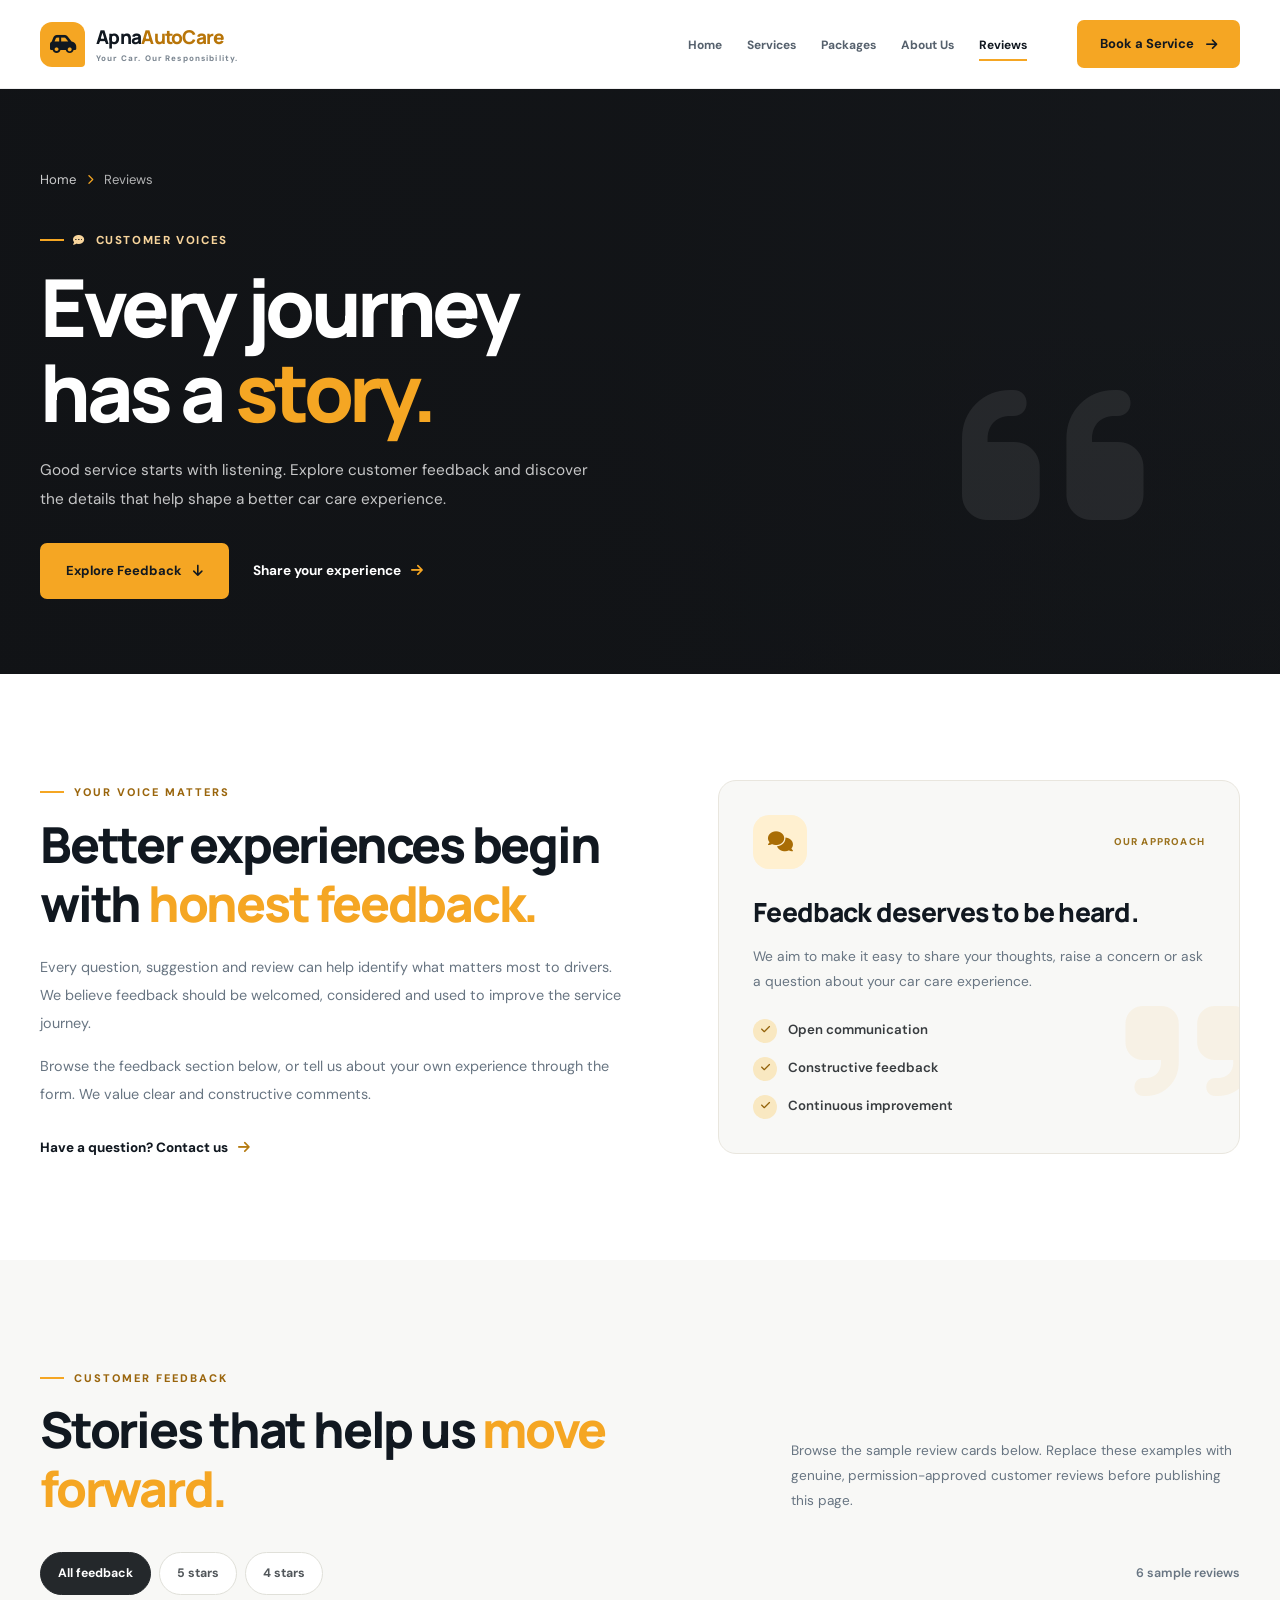
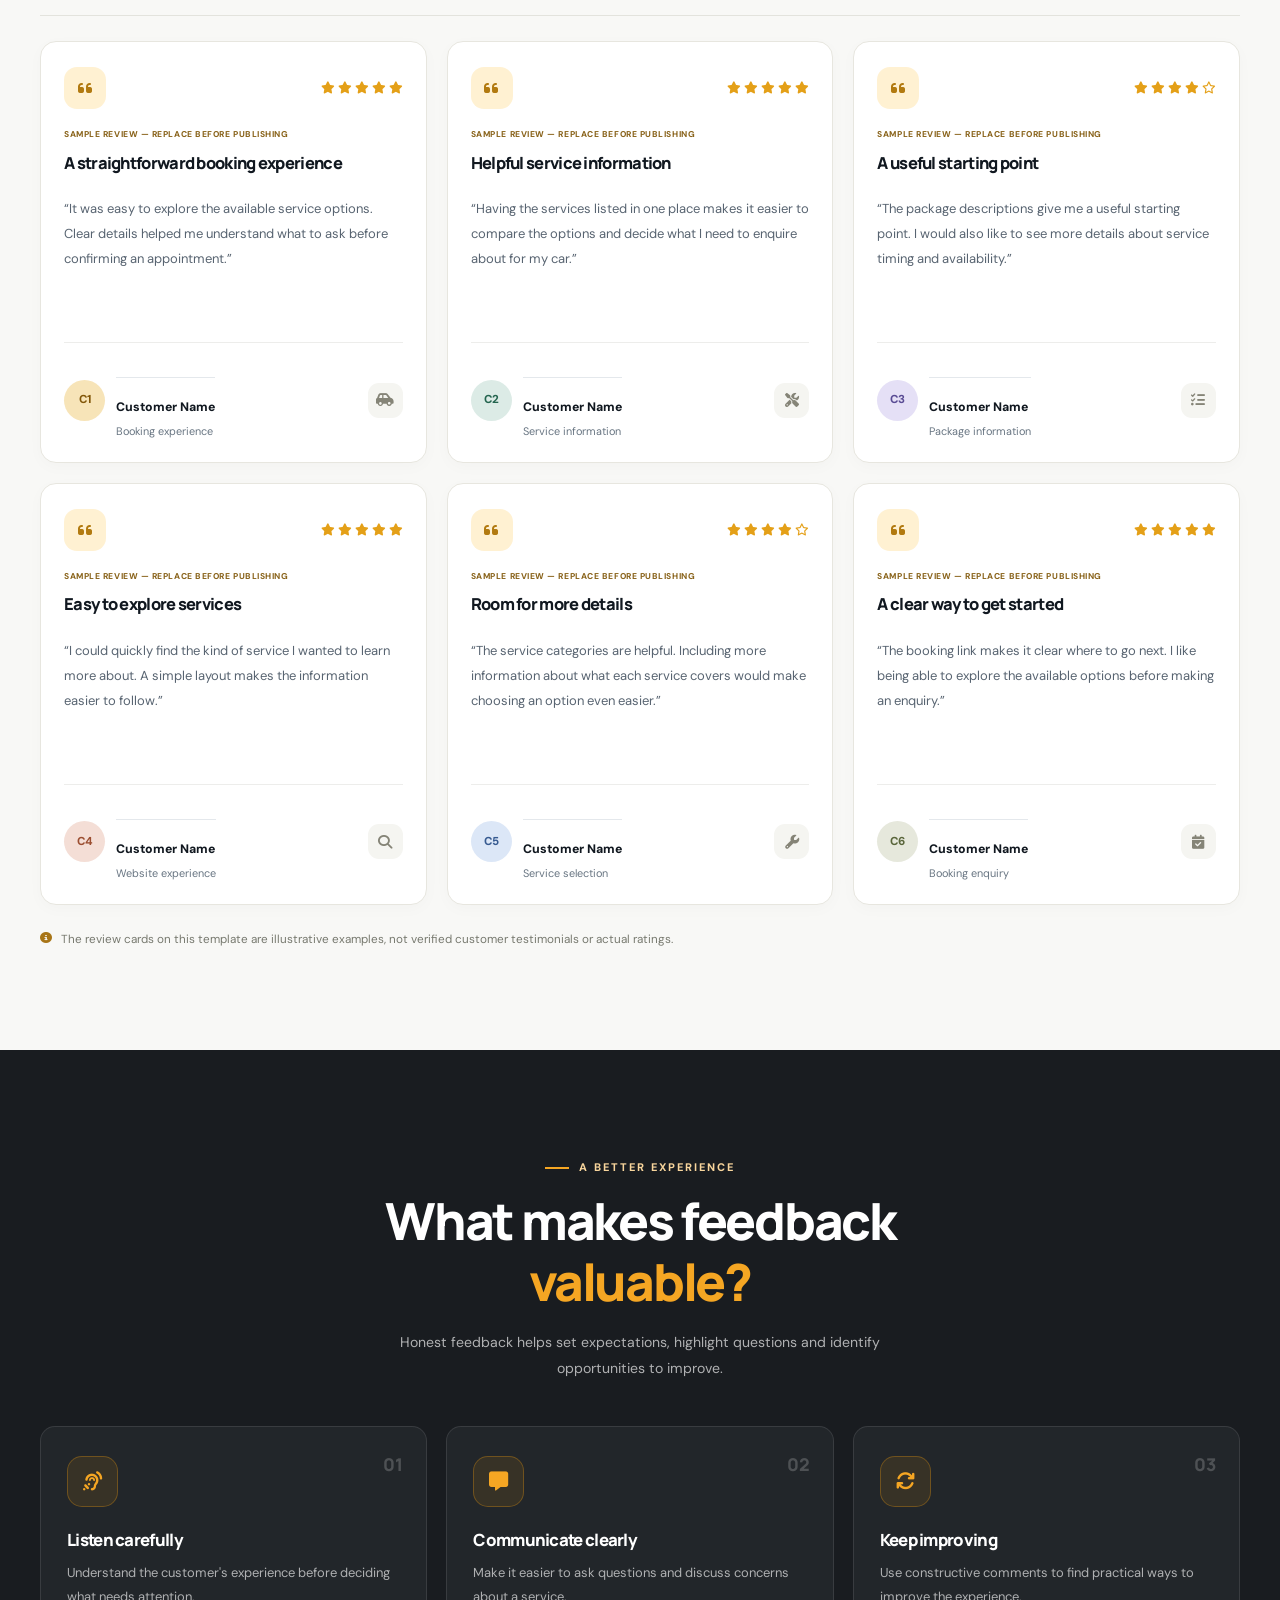
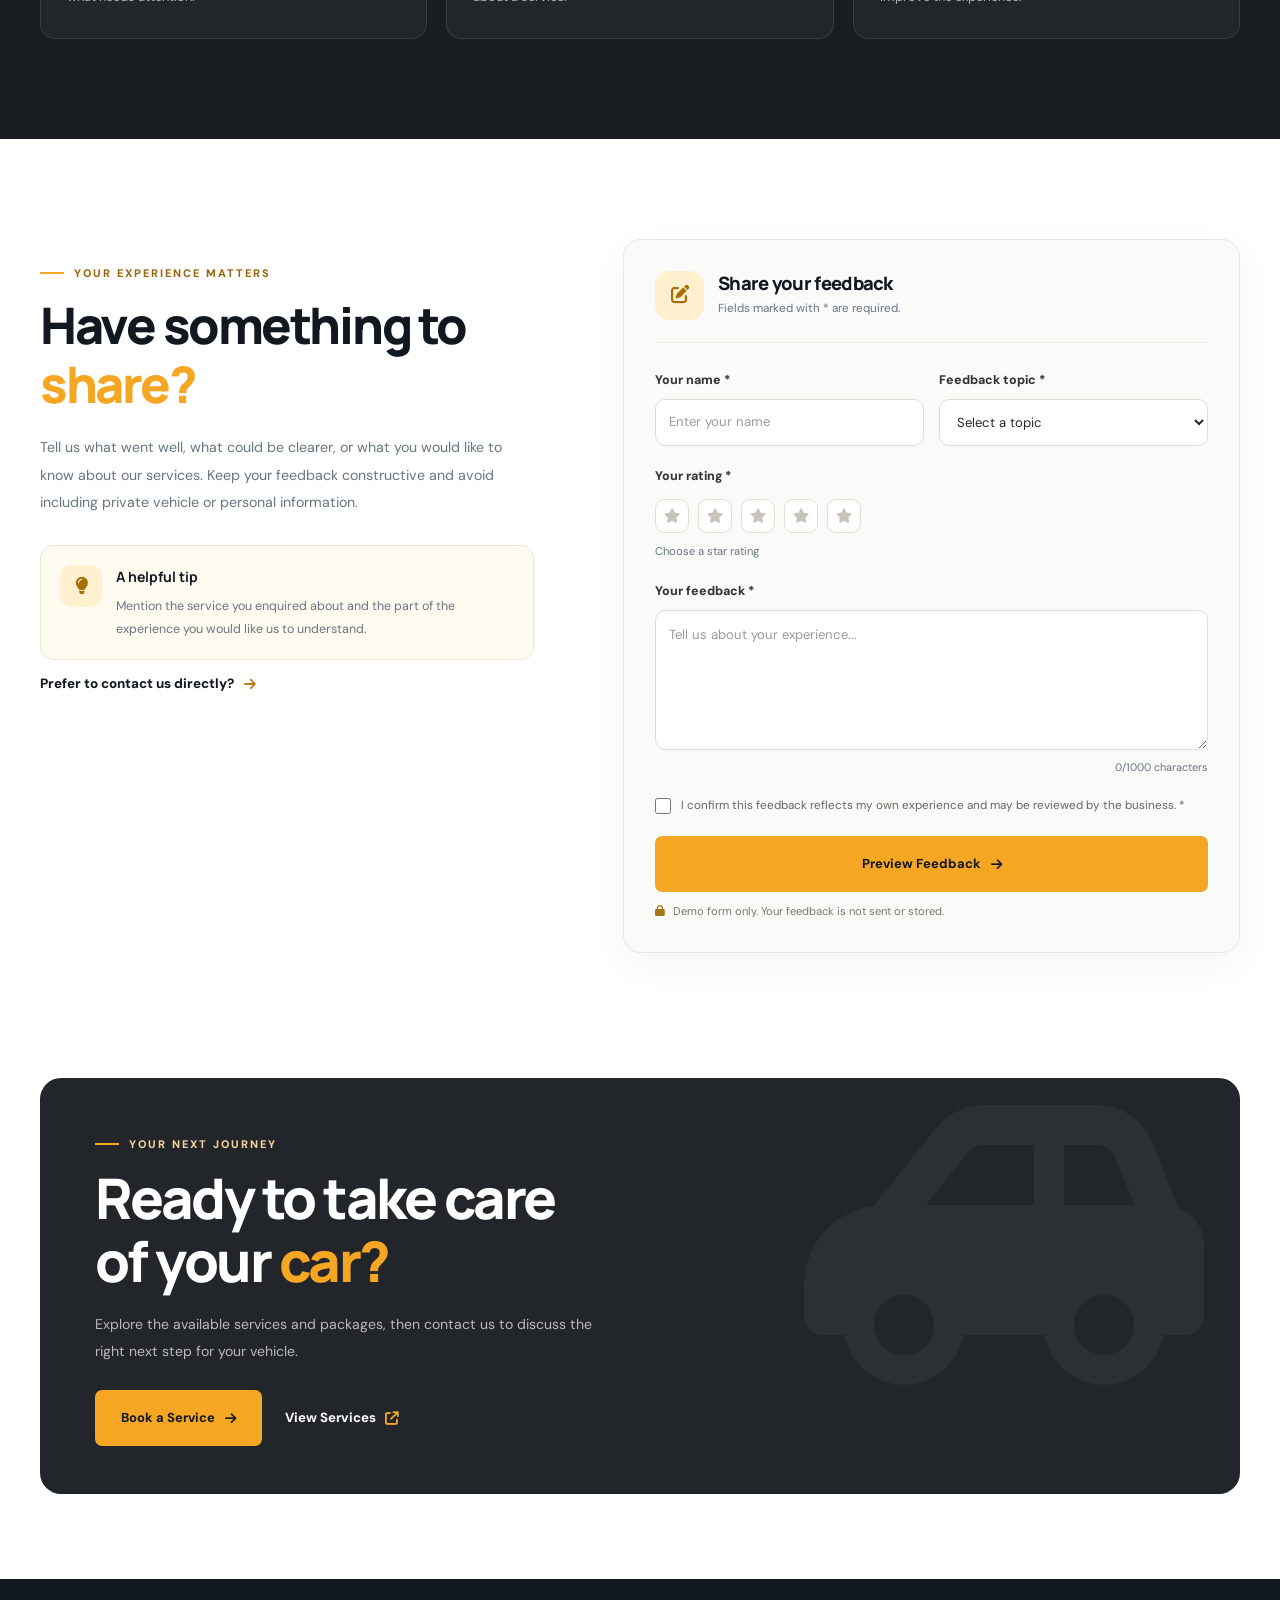
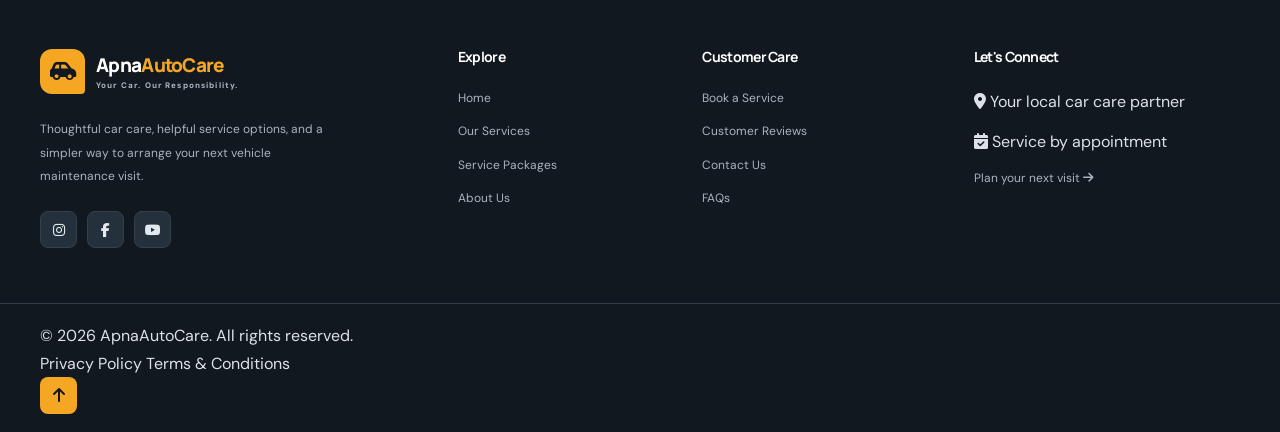
<file: reviews.html>
<!DOCTYPE html>
<html lang="en">

<head>
  <meta charset="UTF-8">
  <meta name="viewport" content="width=device-width, initial-scale=1.0">
  <meta name="description"
    content="Explore customer feedback and learn more about the ApnaAutoCare service experience.">
  <meta name="theme-color" content="#171a1e">
  <title>Customer Reviews | ApnaAutoCare</title>

  <link rel="preconnect" href="https://fonts.googleapis.com">
  <link rel="preconnect" href="https://fonts.gstatic.com" crossorigin>
  <link
    href="https://fonts.googleapis.com/css2?family=DM+Sans:wght@400;500;600;700&family=Manrope:wght@400;500;600;700;800&display=swap"
    rel="stylesheet">
  <link rel="stylesheet" href="https://cdnjs.cloudflare.com/ajax/libs/font-awesome/6.5.2/css/all.min.css">

  <link rel="stylesheet" href="css/style.css">
  <link rel="stylesheet" href="css/reviews.css">
</head>

<body id="top">

  <!-- SHARED PRELOADER -->
  <div class="preloader" id="preloader" aria-label="Loading ApnaAutoCare">
    <div class="loader-content">
      <div class="loader-logo">
        <i class="fa-solid fa-car-side"></i>
      </div>
      <h2>Apna<span>AutoCare</span></h2>
      <p>Your Car. Our Responsibility.</p>
      <div class="loader-track"><span></span></div>
    </div>
  </div>

  <!-- SHARED NAVBAR -->
  <header class="site-header" id="siteHeader">
    <nav class="navbar container">
      <a href="index.html" class="brand" aria-label="ApnaAutoCare home">
        <span class="brand-icon">
          <i class="fa-solid fa-car-side"></i>
        </span>
        <span class="brand-copy">
          <span class="brand-name">Apna<span>AutoCare</span></span>
          <span class="brand-tagline">Your Car. Our Responsibility.</span>
        </span>
      </a>

      <button class="menu-toggle" id="menuToggle" type="button" aria-label="Open navigation menu" aria-expanded="false"
        aria-controls="navMenu">
        <i class="fa-solid fa-bars"></i>
      </button>

      <ul class="nav-menu" id="navMenu">
        <li><a href="index.html" class="nav-link">Home</a></li>
        <li><a href="services.html" class="nav-link">Services</a></li>
        <li><a href="packages.html" class="nav-link">Packages</a></li>
        <li><a href="about.html" class="nav-link">About Us</a></li>
        <li><a href="reviews.html" class="nav-link active" aria-current="page">Reviews</a></li>
        <li><a href="contact.html" class="nav-link mobile-contact">Contact</a></li>
        <li class="nav-cta">
          <a href="booking.html" class="btn btn-primary">
            Book a Service <i class="fa-solid fa-arrow-right"></i>
          </a>
        </li>
      </ul>
    </nav>
  </header>

  <main>

    <!-- REVIEWS HERO -->
    <section class="reviews-hero">
      <div class="reviews-hero-image"></div>
      <div class="reviews-hero-overlay"></div>

      <div class="container reviews-hero-content">
        <div class="reviews-breadcrumb">
          <a href="index.html">Home</a>
          <i class="fa-solid fa-chevron-right"></i>
          <span>Reviews</span>
        </div>

        <span class="section-label section-label-light">
          <i class="fa-solid fa-comment-dots"></i> CUSTOMER VOICES
        </span>

        <h1>Every journey<br>has a <span>story.</span></h1>

        <p>
          Good service starts with listening. Explore customer feedback
          and discover the details that help shape a better car care
          experience.
        </p>

        <div class="reviews-hero-actions">
          <a href="#customerFeedback" class="btn btn-primary btn-large">
            Explore Feedback <i class="fa-solid fa-arrow-down"></i>
          </a>
          <a href="#shareExperience" class="reviews-hero-link">
            Share your experience <i class="fa-solid fa-arrow-right"></i>
          </a>
        </div>

        <div class="reviews-hero-decoration" aria-hidden="true">
          <i class="fa-solid fa-quote-right"></i>
        </div>
      </div>
    </section>

    <!-- INTRO -->
    <section class="reviews-intro section-padding">
      <div class="container reviews-intro-grid">
        <div class="reviews-intro-copy reveal">
          <span class="section-label">YOUR VOICE MATTERS</span>
          <h2>Better experiences begin with <span>honest feedback.</span></h2>
          <p>
            Every question, suggestion and review can help identify what
            matters most to drivers. We believe feedback should be
            welcomed, considered and used to improve the service journey.
          </p>
          <p>
            Browse the feedback section below, or tell us about your own
            experience through the form. We value clear and constructive
            comments.
          </p>

          <a href="contact.html" class="reviews-text-link">
            Have a question? Contact us <i class="fa-solid fa-arrow-right"></i>
          </a>
        </div>

        <div class="reviews-promise-card reveal">
          <div class="promise-card-top">
            <span class="promise-card-icon">
              <i class="fa-solid fa-comments"></i>
            </span>
            <span class="promise-card-tag">OUR APPROACH</span>
          </div>

          <h3>Feedback deserves to be heard.</h3>
          <p>
            We aim to make it easy to share your thoughts, raise a concern
            or ask a question about your car care experience.
          </p>

          <div class="promise-points">
            <div>
              <span><i class="fa-solid fa-check"></i></span>
              <p>Open communication</p>
            </div>
            <div>
              <span><i class="fa-solid fa-check"></i></span>
              <p>Constructive feedback</p>
            </div>
            <div>
              <span><i class="fa-solid fa-check"></i></span>
              <p>Continuous improvement</p>
            </div>
          </div>

          <span class="promise-card-watermark" aria-hidden="true">
            <i class="fa-solid fa-quote-right"></i>
          </span>
        </div>
      </div>
    </section>

    <!-- CUSTOMER FEEDBACK -->
    <section class="customer-feedback section-padding" id="customerFeedback">
      <div class="container">

        <div class="feedback-heading reveal">
          <div>
            <span class="section-label">CUSTOMER FEEDBACK</span>
            <h2>Stories that help us <span>move forward.</span></h2>
          </div>
          <p>
            Browse the sample review cards below. Replace these examples
            with genuine, permission-approved customer reviews before
            publishing this page.
          </p>
        </div>

        <!-- FILTERS -->
        <div class="reviews-toolbar reveal">
          <div class="review-filter-group" role="group" aria-label="Filter review examples">
            <button type="button" class="review-filter active" data-filter="all" aria-pressed="true">All
              feedback</button>
            <button type="button" class="review-filter" data-filter="5" aria-pressed="false">5 stars</button>
            <button type="button" class="review-filter" data-filter="4" aria-pressed="false">4 stars</button>
          </div>

          <span class="review-result-count" id="reviewResultCount" aria-live="polite">
            6 sample reviews
          </span>
        </div>

        <!-- REVIEW CARDS -->
        <div class="review-card-grid" id="reviewCardGrid">

          <article class="review-card reveal" data-rating="5">
            <div class="review-card-top">
              <span class="review-quote-icon"><i class="fa-solid fa-quote-left"></i></span>
              <span class="review-rating" aria-label="Example rating: 5 out of 5 stars">
                <i class="fa-solid fa-star"></i>
                <i class="fa-solid fa-star"></i>
                <i class="fa-solid fa-star"></i>
                <i class="fa-solid fa-star"></i>
                <i class="fa-solid fa-star"></i>
              </span>
            </div>

            <span class="review-example-label">SAMPLE REVIEW — REPLACE BEFORE PUBLISHING</span>
            <h3>A straightforward booking experience</h3>
            <p class="review-message">
              “It was easy to explore the available service options.
              Clear details helped me understand what to ask before
              confirming an appointment.”
            </p>

            <div class="review-card-footer">
              <span class="review-avatar">C1</span>
              <div class="review-author">
                <strong>Customer Name</strong>
                <span>Booking experience</span>
              </div>
              <span class="review-car-icon"><i class="fa-solid fa-car-side"></i></span>
            </div>
          </article>

          <article class="review-card reveal" data-rating="5">
            <div class="review-card-top">
              <span class="review-quote-icon"><i class="fa-solid fa-quote-left"></i></span>
              <span class="review-rating" aria-label="Example rating: 5 out of 5 stars">
                <i class="fa-solid fa-star"></i>
                <i class="fa-solid fa-star"></i>
                <i class="fa-solid fa-star"></i>
                <i class="fa-solid fa-star"></i>
                <i class="fa-solid fa-star"></i>
              </span>
            </div>

            <span class="review-example-label">SAMPLE REVIEW — REPLACE BEFORE PUBLISHING</span>
            <h3>Helpful service information</h3>
            <p class="review-message">
              “Having the services listed in one place makes it easier
              to compare the options and decide what I need to enquire
              about for my car.”
            </p>

            <div class="review-card-footer">
              <span class="review-avatar avatar-two">C2</span>
              <div class="review-author">
                <strong>Customer Name</strong>
                <span>Service information</span>
              </div>
              <span class="review-car-icon"><i class="fa-solid fa-screwdriver-wrench"></i></span>
            </div>
          </article>

          <article class="review-card reveal" data-rating="4">
            <div class="review-card-top">
              <span class="review-quote-icon"><i class="fa-solid fa-quote-left"></i></span>
              <span class="review-rating" aria-label="Example rating: 4 out of 5 stars">
                <i class="fa-solid fa-star"></i>
                <i class="fa-solid fa-star"></i>
                <i class="fa-solid fa-star"></i>
                <i class="fa-solid fa-star"></i>
                <i class="fa-regular fa-star"></i>
              </span>
            </div>

            <span class="review-example-label">SAMPLE REVIEW — REPLACE BEFORE PUBLISHING</span>
            <h3>A useful starting point</h3>
            <p class="review-message">
              “The package descriptions give me a useful starting point.
              I would also like to see more details about service timing
              and availability.”
            </p>

            <div class="review-card-footer">
              <span class="review-avatar avatar-three">C3</span>
              <div class="review-author">
                <strong>Customer Name</strong>
                <span>Package information</span>
              </div>
              <span class="review-car-icon"><i class="fa-solid fa-list-check"></i></span>
            </div>
          </article>

          <article class="review-card reveal" data-rating="5">
            <div class="review-card-top">
              <span class="review-quote-icon"><i class="fa-solid fa-quote-left"></i></span>
              <span class="review-rating" aria-label="Example rating: 5 out of 5 stars">
                <i class="fa-solid fa-star"></i>
                <i class="fa-solid fa-star"></i>
                <i class="fa-solid fa-star"></i>
                <i class="fa-solid fa-star"></i>
                <i class="fa-solid fa-star"></i>
              </span>
            </div>

            <span class="review-example-label">SAMPLE REVIEW — REPLACE BEFORE PUBLISHING</span>
            <h3>Easy to explore services</h3>
            <p class="review-message">
              “I could quickly find the kind of service I wanted to learn
              more about. A simple layout makes the information easier
              to follow.”
            </p>

            <div class="review-card-footer">
              <span class="review-avatar avatar-four">C4</span>
              <div class="review-author">
                <strong>Customer Name</strong>
                <span>Website experience</span>
              </div>
              <span class="review-car-icon"><i class="fa-solid fa-magnifying-glass"></i></span>
            </div>
          </article>

          <article class="review-card reveal" data-rating="4">
            <div class="review-card-top">
              <span class="review-quote-icon"><i class="fa-solid fa-quote-left"></i></span>
              <span class="review-rating" aria-label="Example rating: 4 out of 5 stars">
                <i class="fa-solid fa-star"></i>
                <i class="fa-solid fa-star"></i>
                <i class="fa-solid fa-star"></i>
                <i class="fa-solid fa-star"></i>
                <i class="fa-regular fa-star"></i>
              </span>
            </div>

            <span class="review-example-label">SAMPLE REVIEW — REPLACE BEFORE PUBLISHING</span>
            <h3>Room for more details</h3>
            <p class="review-message">
              “The service categories are helpful. Including more
              information about what each service covers would make
              choosing an option even easier.”
            </p>

            <div class="review-card-footer">
              <span class="review-avatar avatar-five">C5</span>
              <div class="review-author">
                <strong>Customer Name</strong>
                <span>Service selection</span>
              </div>
              <span class="review-car-icon"><i class="fa-solid fa-wrench"></i></span>
            </div>
          </article>

          <article class="review-card reveal" data-rating="5">
            <div class="review-card-top">
              <span class="review-quote-icon"><i class="fa-solid fa-quote-left"></i></span>
              <span class="review-rating" aria-label="Example rating: 5 out of 5 stars">
                <i class="fa-solid fa-star"></i>
                <i class="fa-solid fa-star"></i>
                <i class="fa-solid fa-star"></i>
                <i class="fa-solid fa-star"></i>
                <i class="fa-solid fa-star"></i>
              </span>
            </div>

            <span class="review-example-label">SAMPLE REVIEW — REPLACE BEFORE PUBLISHING</span>
            <h3>A clear way to get started</h3>
            <p class="review-message">
              “The booking link makes it clear where to go next. I like
              being able to explore the available options before making
              an enquiry.”
            </p>

            <div class="review-card-footer">
              <span class="review-avatar avatar-six">C6</span>
              <div class="review-author">
                <strong>Customer Name</strong>
                <span>Booking enquiry</span>
              </div>
              <span class="review-car-icon"><i class="fa-solid fa-calendar-check"></i></span>
            </div>
          </article>

        </div>

        <!-- EMPTY STATE -->
        <div class="review-empty" id="reviewEmpty" hidden>
          <span><i class="fa-regular fa-comment-dots"></i></span>
          <h3>No matching reviews</h3>
          <p>Try another filter to view the sample feedback cards.</p>
          <button type="button" class="btn btn-primary" id="resetReviewFilters">
            Show All Feedback
          </button>
        </div>

        <p class="review-disclaimer">
          <i class="fa-solid fa-circle-info"></i>
          The review cards on this template are illustrative examples,
          not verified customer testimonials or actual ratings.
        </p>
      </div>
    </section>

    <!-- REVIEW PRINCIPLES -->
    <section class="review-principles section-padding">
      <div class="container">
        <div class="review-principles-heading reveal">
          <span class="section-label section-label-light">A BETTER EXPERIENCE</span>
          <h2>What makes feedback <span>valuable?</span></h2>
          <p>
            Honest feedback helps set expectations, highlight questions
            and identify opportunities to improve.
          </p>
        </div>

        <div class="review-principles-grid">
          <article class="review-principle reveal">
            <span class="principle-number">01</span>
            <span class="principle-icon"><i class="fa-solid fa-ear-listen"></i></span>
            <h3>Listen carefully</h3>
            <p>Understand the customer's experience before deciding what needs attention.</p>
          </article>

          <article class="review-principle reveal">
            <span class="principle-number">02</span>
            <span class="principle-icon"><i class="fa-solid fa-message"></i></span>
            <h3>Communicate clearly</h3>
            <p>Make it easier to ask questions and discuss concerns about a service.</p>
          </article>

          <article class="review-principle reveal">
            <span class="principle-number">03</span>
            <span class="principle-icon"><i class="fa-solid fa-arrows-rotate"></i></span>
            <h3>Keep improving</h3>
            <p>Use constructive comments to find practical ways to improve the experience.</p>
          </article>
        </div>
      </div>
    </section>

    <!-- SHARE YOUR EXPERIENCE -->
    <section class="share-experience section-padding" id="shareExperience">
      <div class="container share-experience-grid">

        <div class="share-experience-copy reveal">
          <span class="section-label">YOUR EXPERIENCE MATTERS</span>
          <h2>Have something to <span>share?</span></h2>
          <p>
            Tell us what went well, what could be clearer, or what you
            would like to know about our services. Keep your feedback
            constructive and avoid including private vehicle or personal
            information.
          </p>

          <div class="share-help-card">
            <span><i class="fa-solid fa-lightbulb"></i></span>
            <div>
              <strong>A helpful tip</strong>
              <p>
                Mention the service you enquired about and the part of
                the experience you would like us to understand.
              </p>
            </div>
          </div>

          <a href="contact.html" class="reviews-text-link">
            Prefer to contact us directly? <i class="fa-solid fa-arrow-right"></i>
          </a>
        </div>

        <div class="review-form-card reveal">
          <div class="review-form-heading">
            <span class="review-form-icon"><i class="fa-solid fa-pen-to-square"></i></span>
            <div>
              <h3>Share your feedback</h3>
              <p>Fields marked with * are required.</p>
            </div>
          </div>

          <form id="reviewForm" class="review-form">
            <div class="review-form-row">
              <div class="form-field">
                <label for="reviewName">Your name *</label>
                <input type="text" id="reviewName" name="reviewName" placeholder="Enter your name" maxlength="70"
                  required>
              </div>

              <div class="form-field">
                <label for="reviewTopic">Feedback topic *</label>
                <select id="reviewTopic" name="reviewTopic" required>
                  <option value="">Select a topic</option>
                  <option value="Booking">Booking experience</option>
                  <option value="Services">Service information</option>
                  <option value="Packages">Packages</option>
                  <option value="Website">Website experience</option>
                  <option value="Other">Other</option>
                </select>
              </div>
            </div>

            <fieldset class="rating-fieldset">
              <legend>Your rating *</legend>
              <div class="rating-choice" role="radiogroup" aria-label="Choose a rating">
                <input type="radio" id="rating1" name="reviewRating" value="1" required>
                <label for="rating1" aria-label="1 star" title="1 star"><i class="fa-solid fa-star"></i></label>

                <input type="radio" id="rating2" name="reviewRating" value="2">
                <label for="rating2" aria-label="2 stars" title="2 stars"><i class="fa-solid fa-star"></i></label>

                <input type="radio" id="rating3" name="reviewRating" value="3">
                <label for="rating3" aria-label="3 stars" title="3 stars"><i class="fa-solid fa-star"></i></label>

                <input type="radio" id="rating4" name="reviewRating" value="4">
                <label for="rating4" aria-label="4 stars" title="4 stars"><i class="fa-solid fa-star"></i></label>

                <input type="radio" id="rating5" name="reviewRating" value="5">
                <label for="rating5" aria-label="5 stars" title="5 stars"><i class="fa-solid fa-star"></i></label>
              </div>
              <span class="rating-hint" id="ratingHint">Choose a star rating</span>
            </fieldset>

            <div class="form-field">
              <label for="reviewMessage">Your feedback *</label>
              <textarea id="reviewMessage" name="reviewMessage" rows="5" minlength="10" maxlength="1000"
                placeholder="Tell us about your experience..." required></textarea>
              <span class="character-count"><span id="reviewCharCount">0</span>/1000 characters</span>
            </div>

            <label class="review-consent">
              <input type="checkbox" id="reviewConsent" name="reviewConsent" required>
              <span>I confirm this feedback reflects my own experience and may be reviewed by the business. *</span>
            </label>

            <button type="submit" class="btn btn-primary btn-large review-submit">
              Preview Feedback <i class="fa-solid fa-arrow-right"></i>
            </button>

            <p class="review-form-note">
              <i class="fa-solid fa-lock"></i>
              Demo form only. Your feedback is not sent or stored.
            </p>

            <div class="review-form-status" id="reviewFormStatus" role="status" aria-live="polite" hidden></div>
          </form>
        </div>
      </div>
    </section>

    <!-- BOOKING CTA -->
    <section class="reviews-final-cta">
      <div class="container">
        <div class="reviews-final-card reveal">
          <div class="reviews-final-copy">
            <span class="section-label section-label-light">YOUR NEXT JOURNEY</span>
            <h2>Ready to take care<br>of your <span>car?</span></h2>
            <p>
              Explore the available services and packages, then contact
              us to discuss the right next step for your vehicle.
            </p>
            <div class="reviews-final-actions">
              <a href="booking.html" class="btn btn-primary btn-large">
                Book a Service <i class="fa-solid fa-arrow-right"></i>
              </a>
              <a href="services.html" class="reviews-final-link">
                View Services <i class="fa-solid fa-arrow-up-right-from-square"></i>
              </a>
            </div>
          </div>
          <div class="reviews-final-art" aria-hidden="true">
            <i class="fa-solid fa-car-side"></i>
          </div>
        </div>
      </div>
    </section>

  </main>

  <!-- SHARED FOOTER -->
  <footer class="site-footer">
    <div class="footer-main container">
      <div class="footer-brand-column">
        <a href="index.html" class="brand footer-brand">
          <span class="brand-icon"><i class="fa-solid fa-car-side"></i></span>
          <span class="brand-copy">
            <span class="brand-name">Apna<span>AutoCare</span></span>
            <span class="brand-tagline">Your Car. Our Responsibility.</span>
          </span>
        </a>

        <p class="footer-description">
          Thoughtful car care, helpful service options, and a simpler way
          to arrange your next vehicle maintenance visit.
        </p>

        <div class="footer-socials">
          <a href="https://www.instagram.com/" aria-label="Instagram" target="_blank" rel="noopener noreferrer"><i
              class="fa-brands fa-instagram"></i></a>
          <a href="https://www.facebook.com/" aria-label="Facebook" target="_blank" rel="noopener noreferrer"><i
              class="fa-brands fa-facebook-f"></i></a>
          <a href="https://www.youtube.com/" aria-label="YouTube" target="_blank" rel="noopener noreferrer"><i
              class="fa-brands fa-youtube"></i></a>
        </div>
      </div>

      <div class="footer-column">
        <h3>Explore</h3>
        <a href="index.html">Home</a>
        <a href="services.html">Our Services</a>
        <a href="packages.html">Service Packages</a>
        <a href="about.html">About Us</a>
      </div>

      <div class="footer-column">
        <h3>Customer Care</h3>
        <a href="booking.html">Book a Service</a>
        <a href="reviews.html">Customer Reviews</a>
        <a href="contact.html">Contact Us</a>
        <a href="faq.html">FAQs</a>
      </div>

      <div class="footer-column footer-contact-column">
        <h3>Let's Connect</h3>
        <p><i class="fa-solid fa-location-dot"></i> Your local car care partner</p>
        <p><i class="fa-solid fa-calendar-check"></i> Service by appointment</p>
        <a href="booking.html" class="footer-book-link">
          Plan your next visit <i class="fa-solid fa-arrow-right"></i>
        </a>
      </div>
    </div>

    <div class="footer-bottom">
      <div class="container footer-bottom-inner">
        <p>© <span id="currentYear"></span> ApnaAutoCare. All rights reserved.</p>
        <div class="footer-legal-links">
          <a href="privacy.html">Privacy Policy</a>
          <a href="terms.html">Terms & Conditions</a>
        </div>
        <a href="#top" class="back-to-top" aria-label="Back to top">
          <i class="fa-solid fa-arrow-up"></i>
        </a>
      </div>
    </div>
  </footer>

  <script src="js/script.js"></script>
  <script src="js/reviews.js"></script>
</body>

</html>
</file>
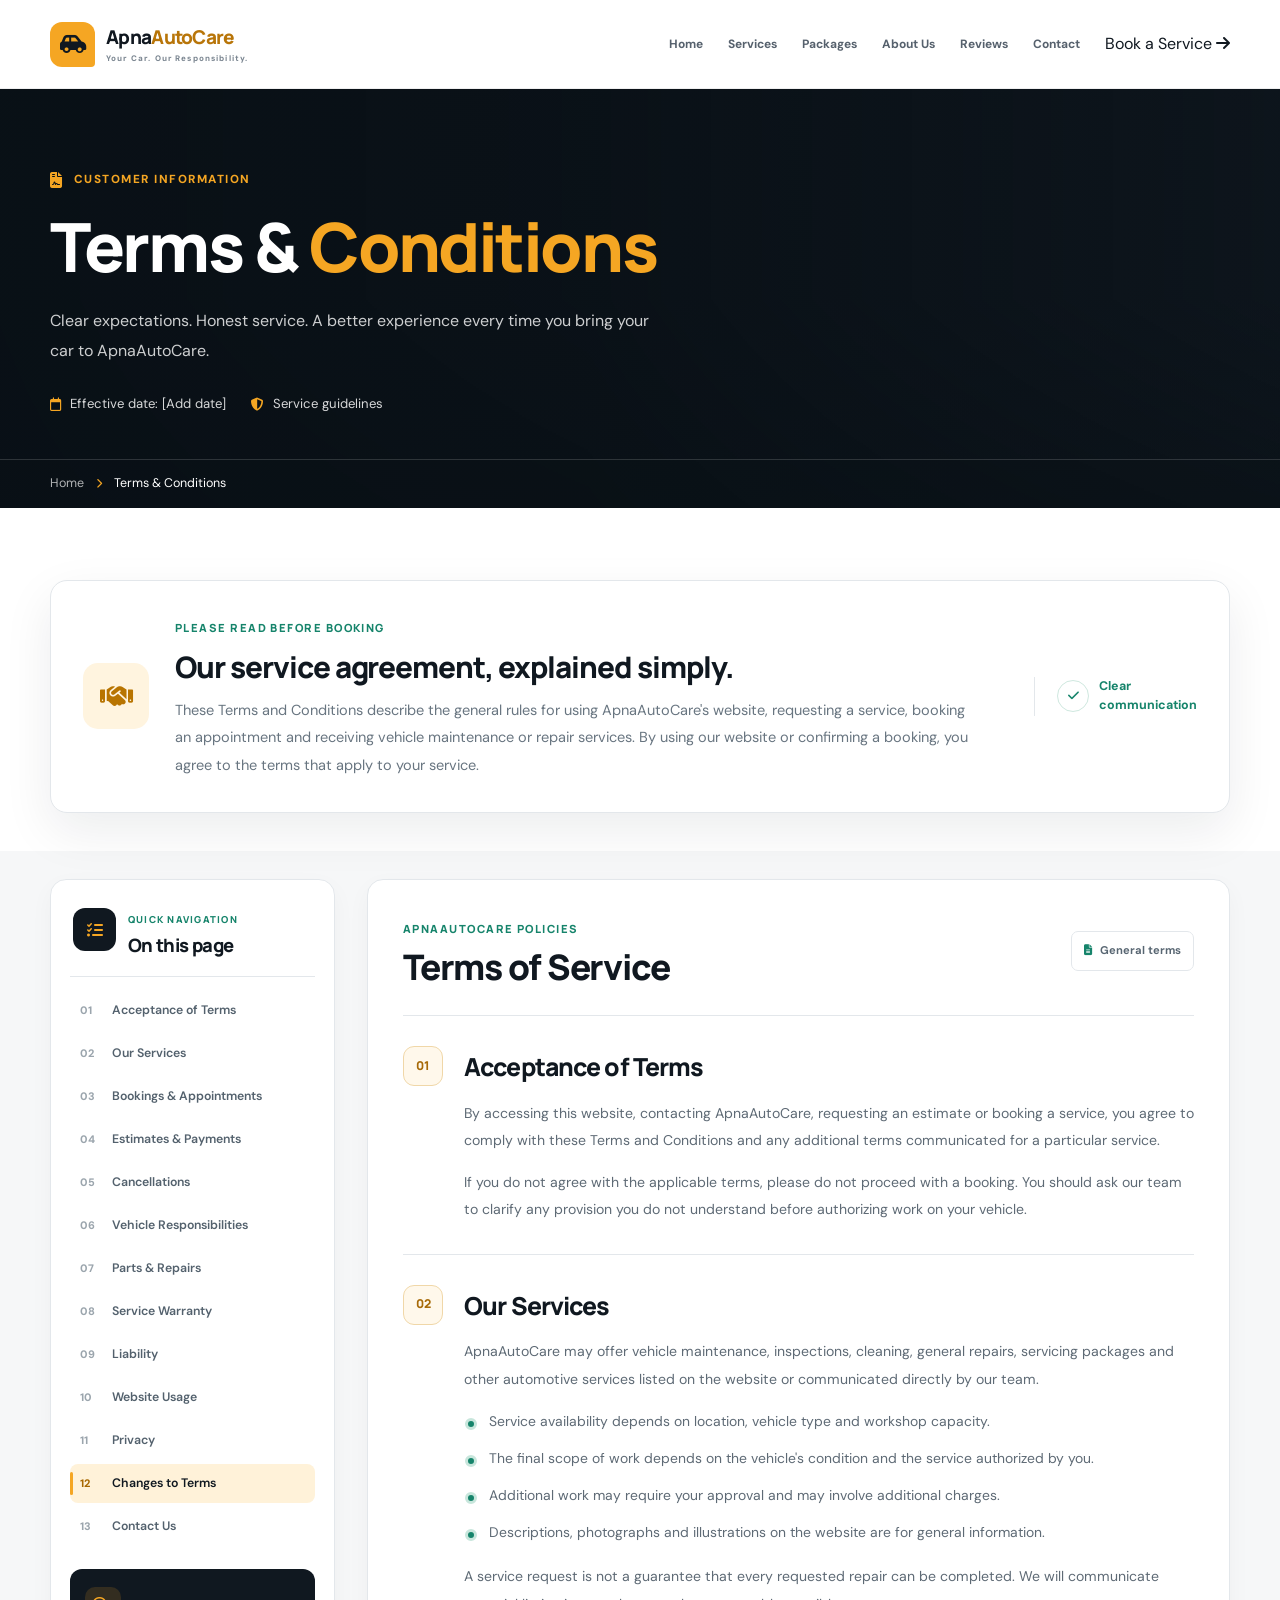
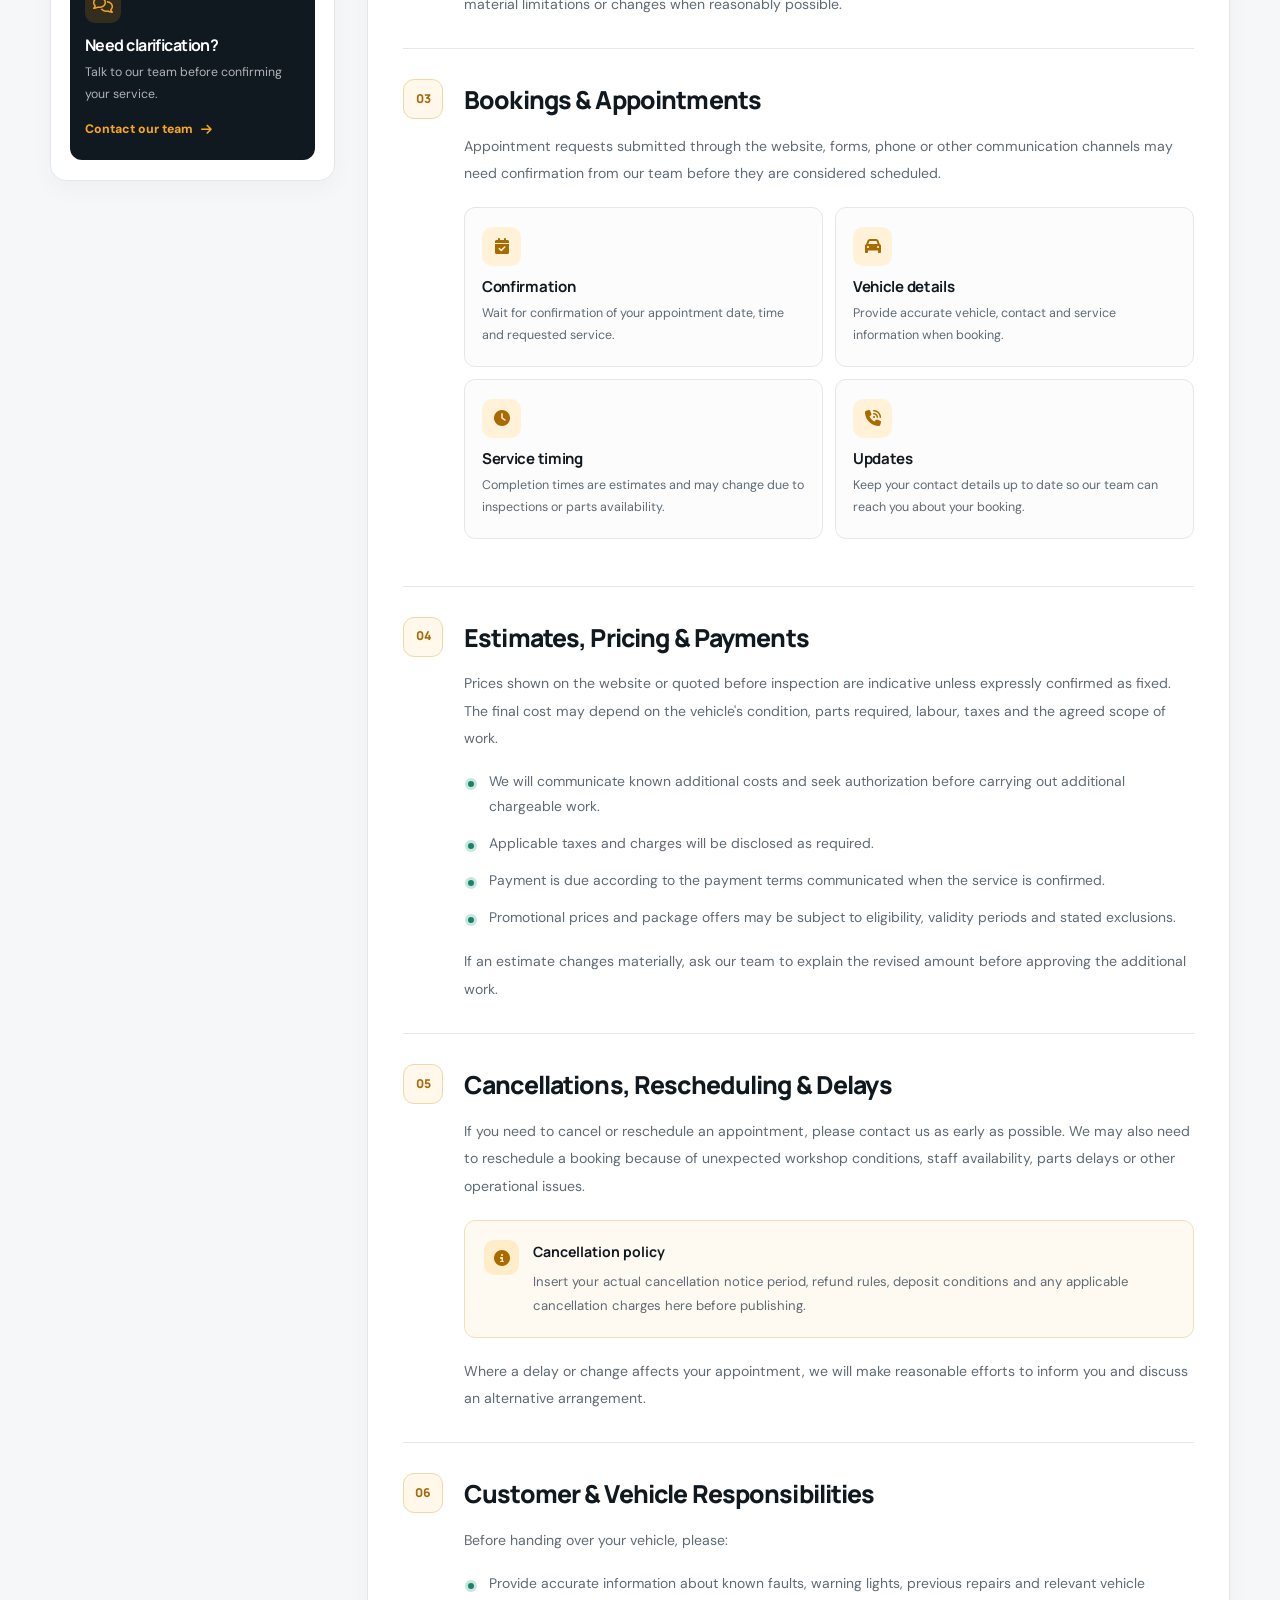
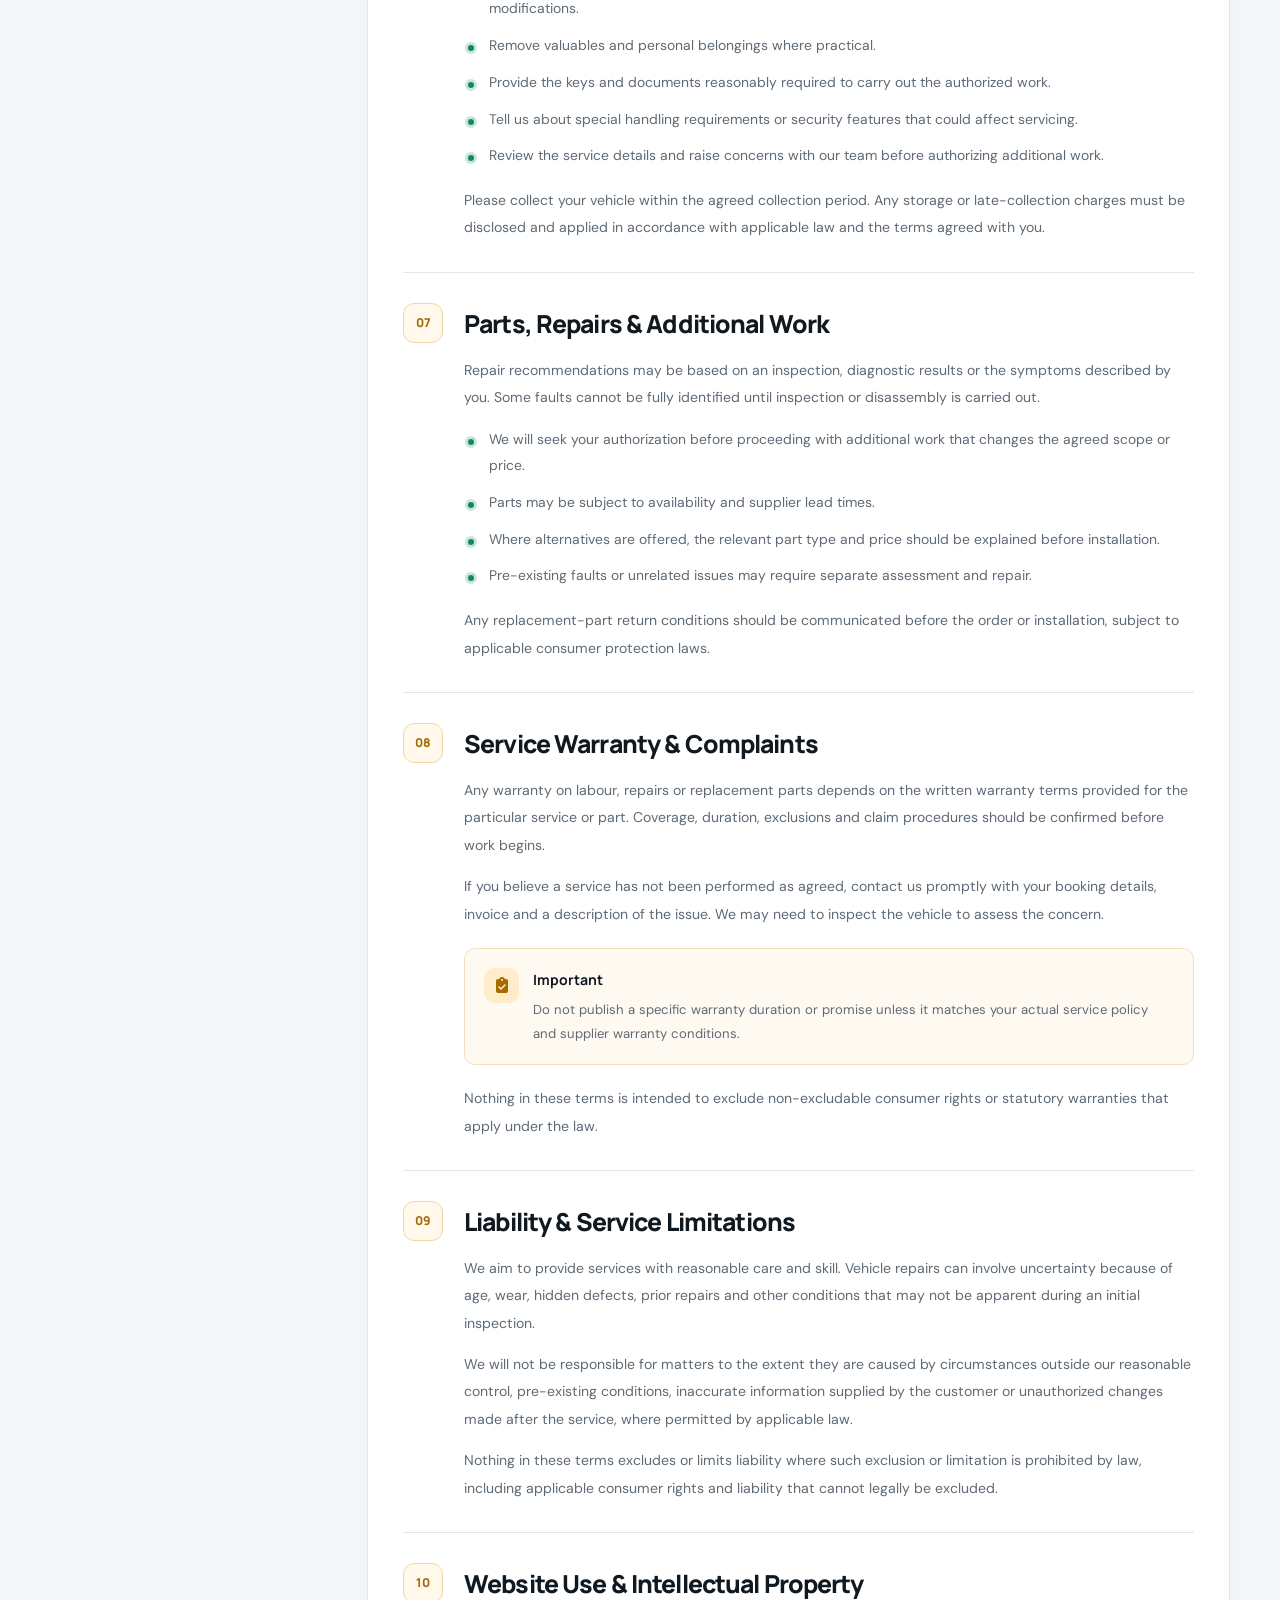
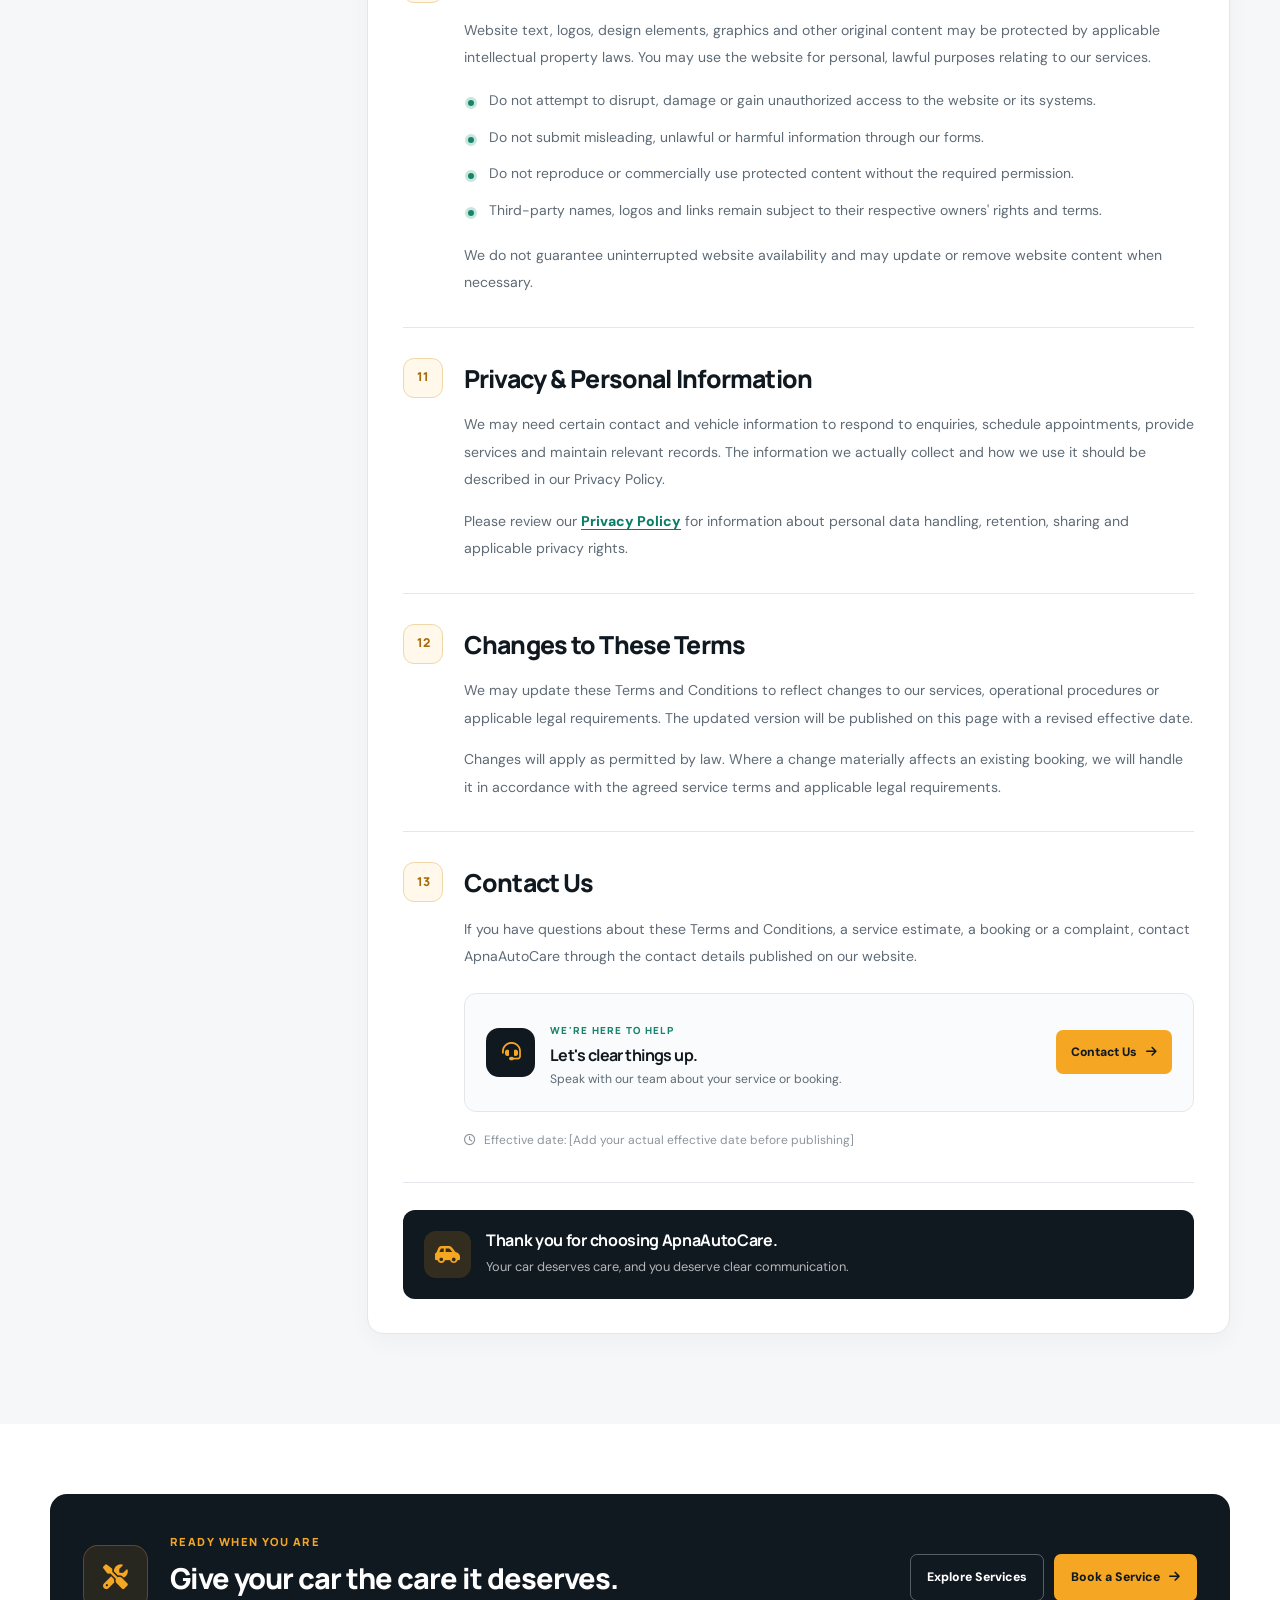
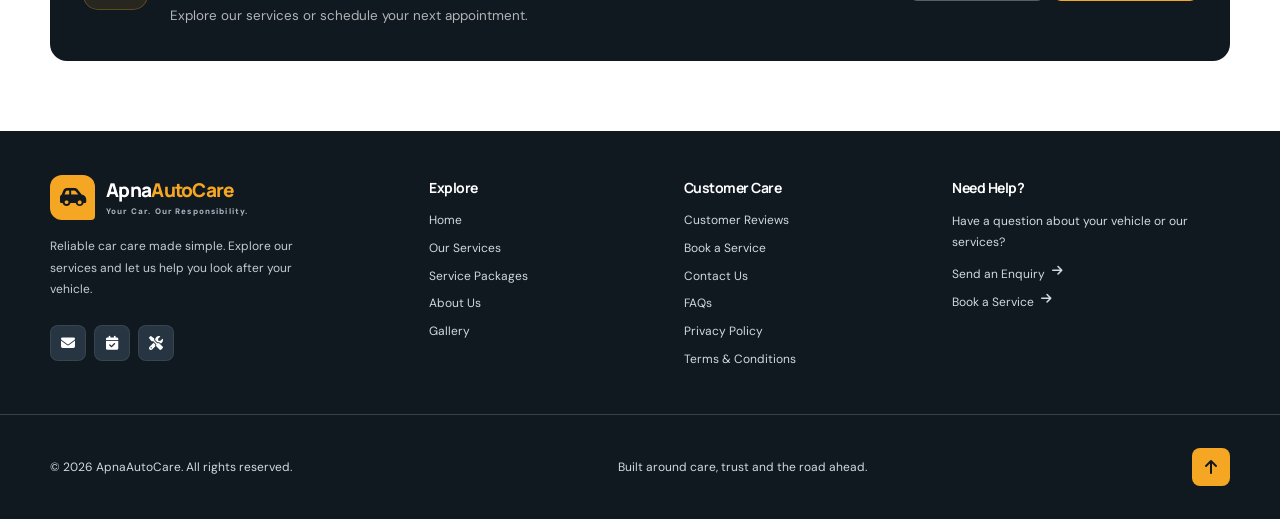
<file: terms.html>
<!DOCTYPE html>
<html lang="en">

<head>
  <meta charset="UTF-8">
  <meta name="viewport" content="width=device-width, initial-scale=1.0">
  <meta name="description"
    content="Read the ApnaAutoCare Terms and Conditions covering vehicle servicing, bookings, payments, cancellations, warranties and customer responsibilities.">
  <meta name="theme-color" content="#101820">
  <title>Terms & Conditions | ApnaAutoCare</title>

  <!-- Google Fonts -->
  <link rel="preconnect" href="https://fonts.googleapis.com">
  <link rel="preconnect" href="https://fonts.gstatic.com" crossorigin>
  <link
    href="https://fonts.googleapis.com/css2?family=DM+Sans:wght@400;500;600;700&family=Manrope:wght@400;500;600;700;800&display=swap"
    rel="stylesheet">

  <!-- Font Awesome -->
  <link rel="stylesheet" href="https://cdnjs.cloudflare.com/ajax/libs/font-awesome/6.5.2/css/all.min.css">

  <!-- Shared website styles -->
  <link rel="stylesheet" href="css/style.css">

  <!-- Terms page styles -->
  <link rel="stylesheet" href="css/terms.css">
</head>

<body id="top" class="terms-page">

  <!-- Preloader -->
  <div class="preloader" id="preloader" aria-label="Loading ApnaAutoCare">
    <div class="loader-content">
      <div class="loader-logo">
        <i class="fa-solid fa-car-side"></i>
      </div>
      <h2>Apna<span>AutoCare</span></h2>
      <p>Your Car. Our Responsibility.</p>
      <div class="loader-track"><span></span></div>
    </div>
  </div>

  <!-- Header / Navbar -->
  <header class="site-header" id="siteHeader">
    <nav class="navbar container" aria-label="Main navigation">

      <a href="index.html" class="brand" aria-label="ApnaAutoCare home">
        <span class="brand-icon">
          <i class="fa-solid fa-car-side"></i>
        </span>

        <span class="brand-copy">
          <span class="brand-name">Apna<span>AutoCare</span></span>
          <span class="brand-tagline">Your Car. Our Responsibility.</span>
        </span>
      </a>

      <button class="menu-toggle" id="menuToggle" type="button" aria-label="Open navigation menu"
        aria-controls="navMenu" aria-expanded="false">
        <i class="fa-solid fa-bars"></i>
      </button>

      <div class="nav-menu" id="navMenu">
        <a href="index.html" class="nav-link">Home</a>
        <a href="services.html" class="nav-link">Services</a>
        <a href="packages.html" class="nav-link">Packages</a>
        <a href="about.html" class="nav-link">About Us</a>
        <a href="reviews.html" class="nav-link">Reviews</a>
        <a href="contact.html" class="nav-link">Contact</a>

        <a href="booking.html" class="nav-cta">
          Book a Service <i class="fa-solid fa-arrow-right"></i>
        </a>
      </div>

    </nav>
  </header>

  <main>

    <!-- Hero -->
    <section class="terms-hero">
      <div class="terms-hero-image" aria-hidden="true"></div>
      <div class="terms-hero-overlay" aria-hidden="true"></div>

      <div class="container terms-hero-inner">
        <div class="terms-hero-content terms-reveal">

          <span class="terms-eyebrow">
            <i class="fa-solid fa-file-contract"></i>
            CUSTOMER INFORMATION
          </span>

          <h1>Terms & <span>Conditions</span></h1>

          <p>
            Clear expectations. Honest service. A better experience
            every time you bring your car to ApnaAutoCare.
          </p>

          <div class="terms-hero-meta">
            <span><i class="fa-regular fa-calendar"></i> Effective date: [Add date]</span>
            <span><i class="fa-solid fa-shield-halved"></i> Service guidelines</span>
          </div>

        </div>
      </div>

      <div class="terms-hero-bottom">
        <div class="container terms-breadcrumb">
          <a href="index.html">Home</a>
          <i class="fa-solid fa-chevron-right"></i>
          <span>Terms & Conditions</span>
        </div>
      </div>
    </section>

    <!-- Intro -->
    <section class="terms-intro section-padding">
      <div class="container">
        <div class="terms-intro-card terms-reveal">

          <div class="terms-intro-icon">
            <i class="fa-solid fa-handshake"></i>
          </div>

          <div class="terms-intro-copy">
            <span class="terms-kicker">PLEASE READ BEFORE BOOKING</span>
            <h2>Our service agreement, explained simply.</h2>
            <p>
              These Terms and Conditions describe the general rules for
              using ApnaAutoCare's website, requesting a service, booking
              an appointment and receiving vehicle maintenance or repair
              services. By using our website or confirming a booking,
              you agree to the terms that apply to your service.
            </p>
          </div>

          <div class="terms-intro-stamp">
            <i class="fa-solid fa-check"></i>
            <span>Clear<br>communication</span>
          </div>

        </div>
      </div>
    </section>

    <!-- Terms content -->
    <section class="terms-main-section">
      <div class="container">

        <div class="terms-layout">

          <!-- Sidebar -->
          <aside class="terms-sidebar terms-reveal">
            <div class="terms-sidebar-heading">
              <span class="terms-sidebar-icon">
                <i class="fa-solid fa-list-check"></i>
              </span>
              <div>
                <span class="terms-kicker">QUICK NAVIGATION</span>
                <h2>On this page</h2>
              </div>
            </div>

            <nav class="terms-toc" aria-label="Terms and conditions sections">
              <a href="#acceptance" class="terms-toc-link active">
                <span>01</span> Acceptance of Terms
              </a>
              <a href="#services" class="terms-toc-link">
                <span>02</span> Our Services
              </a>
              <a href="#booking" class="terms-toc-link">
                <span>03</span> Bookings & Appointments
              </a>
              <a href="#estimates" class="terms-toc-link">
                <span>04</span> Estimates & Payments
              </a>
              <a href="#cancellations" class="terms-toc-link">
                <span>05</span> Cancellations
              </a>
              <a href="#vehicle" class="terms-toc-link">
                <span>06</span> Vehicle Responsibilities
              </a>
              <a href="#parts" class="terms-toc-link">
                <span>07</span> Parts & Repairs
              </a>
              <a href="#warranty" class="terms-toc-link">
                <span>08</span> Service Warranty
              </a>
              <a href="#liability" class="terms-toc-link">
                <span>09</span> Liability
              </a>
              <a href="#website" class="terms-toc-link">
                <span>10</span> Website Usage
              </a>
              <a href="#privacy" class="terms-toc-link">
                <span>11</span> Privacy
              </a>
              <a href="#changes" class="terms-toc-link">
                <span>12</span> Changes to Terms
              </a>
              <a href="#contact-terms" class="terms-toc-link">
                <span>13</span> Contact Us
              </a>
            </nav>

            <div class="terms-sidebar-help">
              <div class="terms-help-icon">
                <i class="fa-regular fa-comments"></i>
              </div>
              <h3>Need clarification?</h3>
              <p>Talk to our team before confirming your service.</p>
              <a href="contact.html">
                Contact our team <i class="fa-solid fa-arrow-right"></i>
              </a>
            </div>
          </aside>

          <!-- Main document -->
          <article class="terms-document">

            <div class="terms-document-header terms-reveal">
              <div>
                <span class="terms-kicker">APNAAUTOCARE POLICIES</span>
                <h2>Terms of Service</h2>
              </div>
              <span class="terms-document-badge">
                <i class="fa-solid fa-file-lines"></i> General terms
              </span>
            </div>

            <!-- 01 -->
            <section class="terms-section terms-reveal" id="acceptance">
              <div class="terms-section-number">01</div>
              <div class="terms-section-content">
                <h2>Acceptance of Terms</h2>
                <p>
                  By accessing this website, contacting ApnaAutoCare,
                  requesting an estimate or booking a service, you agree
                  to comply with these Terms and Conditions and any
                  additional terms communicated for a particular service.
                </p>
                <p>
                  If you do not agree with the applicable terms, please
                  do not proceed with a booking. You should ask our team
                  to clarify any provision you do not understand before
                  authorizing work on your vehicle.
                </p>
              </div>
            </section>

            <!-- 02 -->
            <section class="terms-section terms-reveal" id="services">
              <div class="terms-section-number">02</div>
              <div class="terms-section-content">
                <h2>Our Services</h2>
                <p>
                  ApnaAutoCare may offer vehicle maintenance, inspections,
                  cleaning, general repairs, servicing packages and other
                  automotive services listed on the website or communicated
                  directly by our team.
                </p>
                <ul class="terms-list">
                  <li>Service availability depends on location, vehicle type and workshop capacity.</li>
                  <li>The final scope of work depends on the vehicle's condition and the service authorized by you.</li>
                  <li>Additional work may require your approval and may involve additional charges.</li>
                  <li>Descriptions, photographs and illustrations on the website are for general information.</li>
                </ul>
                <p>
                  A service request is not a guarantee that every requested
                  repair can be completed. We will communicate material
                  limitations or changes when reasonably possible.
                </p>
              </div>
            </section>

            <!-- 03 -->
            <section class="terms-section terms-reveal" id="booking">
              <div class="terms-section-number">03</div>
              <div class="terms-section-content">
                <h2>Bookings & Appointments</h2>
                <p>
                  Appointment requests submitted through the website,
                  forms, phone or other communication channels may need
                  confirmation from our team before they are considered
                  scheduled.
                </p>

                <div class="terms-info-grid">
                  <div class="terms-info-card">
                    <i class="fa-solid fa-calendar-check"></i>
                    <h3>Confirmation</h3>
                    <p>Wait for confirmation of your appointment date, time and requested service.</p>
                  </div>
                  <div class="terms-info-card">
                    <i class="fa-solid fa-car"></i>
                    <h3>Vehicle details</h3>
                    <p>Provide accurate vehicle, contact and service information when booking.</p>
                  </div>
                  <div class="terms-info-card">
                    <i class="fa-solid fa-clock"></i>
                    <h3>Service timing</h3>
                    <p>Completion times are estimates and may change due to inspections or parts availability.</p>
                  </div>
                  <div class="terms-info-card">
                    <i class="fa-solid fa-phone-volume"></i>
                    <h3>Updates</h3>
                    <p>Keep your contact details up to date so our team can reach you about your booking.</p>
                  </div>
                </div>
              </div>
            </section>

            <!-- 04 -->
            <section class="terms-section terms-reveal" id="estimates">
              <div class="terms-section-number">04</div>
              <div class="terms-section-content">
                <h2>Estimates, Pricing & Payments</h2>
                <p>
                  Prices shown on the website or quoted before inspection
                  are indicative unless expressly confirmed as fixed.
                  The final cost may depend on the vehicle's condition,
                  parts required, labour, taxes and the agreed scope of work.
                </p>
                <ul class="terms-list">
                  <li>We will communicate known additional costs and seek authorization before carrying out additional
                    chargeable work.</li>
                  <li>Applicable taxes and charges will be disclosed as required.</li>
                  <li>Payment is due according to the payment terms communicated when the service is confirmed.</li>
                  <li>Promotional prices and package offers may be subject to eligibility, validity periods and stated
                    exclusions.</li>
                </ul>
                <p>
                  If an estimate changes materially, ask our team to explain
                  the revised amount before approving the additional work.
                </p>
              </div>
            </section>

            <!-- 05 -->
            <section class="terms-section terms-reveal" id="cancellations">
              <div class="terms-section-number">05</div>
              <div class="terms-section-content">
                <h2>Cancellations, Rescheduling & Delays</h2>
                <p>
                  If you need to cancel or reschedule an appointment,
                  please contact us as early as possible. We may also
                  need to reschedule a booking because of unexpected
                  workshop conditions, staff availability, parts delays
                  or other operational issues.
                </p>
                <div class="terms-highlight">
                  <i class="fa-solid fa-circle-info"></i>
                  <div>
                    <strong>Cancellation policy</strong>
                    <p>
                      Insert your actual cancellation notice period,
                      refund rules, deposit conditions and any applicable
                      cancellation charges here before publishing.
                    </p>
                  </div>
                </div>
                <p>
                  Where a delay or change affects your appointment, we
                  will make reasonable efforts to inform you and discuss
                  an alternative arrangement.
                </p>
              </div>
            </section>

            <!-- 06 -->
            <section class="terms-section terms-reveal" id="vehicle">
              <div class="terms-section-number">06</div>
              <div class="terms-section-content">
                <h2>Customer & Vehicle Responsibilities</h2>
                <p>Before handing over your vehicle, please:</p>
                <ul class="terms-list">
                  <li>Provide accurate information about known faults, warning lights, previous repairs and relevant
                    vehicle modifications.</li>
                  <li>Remove valuables and personal belongings where practical.</li>
                  <li>Provide the keys and documents reasonably required to carry out the authorized work.</li>
                  <li>Tell us about special handling requirements or security features that could affect servicing.</li>
                  <li>Review the service details and raise concerns with our team before authorizing additional work.
                  </li>
                </ul>
                <p>
                  Please collect your vehicle within the agreed collection
                  period. Any storage or late-collection charges must be
                  disclosed and applied in accordance with applicable law
                  and the terms agreed with you.
                </p>
              </div>
            </section>

            <!-- 07 -->
            <section class="terms-section terms-reveal" id="parts">
              <div class="terms-section-number">07</div>
              <div class="terms-section-content">
                <h2>Parts, Repairs & Additional Work</h2>
                <p>
                  Repair recommendations may be based on an inspection,
                  diagnostic results or the symptoms described by you.
                  Some faults cannot be fully identified until inspection
                  or disassembly is carried out.
                </p>
                <ul class="terms-list">
                  <li>We will seek your authorization before proceeding with additional work that changes the agreed
                    scope or price.</li>
                  <li>Parts may be subject to availability and supplier lead times.</li>
                  <li>Where alternatives are offered, the relevant part type and price should be explained before
                    installation.</li>
                  <li>Pre-existing faults or unrelated issues may require separate assessment and repair.</li>
                </ul>
                <p>
                  Any replacement-part return conditions should be
                  communicated before the order or installation, subject
                  to applicable consumer protection laws.
                </p>
              </div>
            </section>

            <!-- 08 -->
            <section class="terms-section terms-reveal" id="warranty">
              <div class="terms-section-number">08</div>
              <div class="terms-section-content">
                <h2>Service Warranty & Complaints</h2>
                <p>
                  Any warranty on labour, repairs or replacement parts
                  depends on the written warranty terms provided for
                  the particular service or part. Coverage, duration,
                  exclusions and claim procedures should be confirmed
                  before work begins.
                </p>
                <p>
                  If you believe a service has not been performed as
                  agreed, contact us promptly with your booking details,
                  invoice and a description of the issue. We may need
                  to inspect the vehicle to assess the concern.
                </p>
                <div class="terms-highlight">
                  <i class="fa-solid fa-clipboard-check"></i>
                  <div>
                    <strong>Important</strong>
                    <p>
                      Do not publish a specific warranty duration or
                      promise unless it matches your actual service
                      policy and supplier warranty conditions.
                    </p>
                  </div>
                </div>
                <p>
                  Nothing in these terms is intended to exclude
                  non-excludable consumer rights or statutory warranties
                  that apply under the law.
                </p>
              </div>
            </section>

            <!-- 09 -->
            <section class="terms-section terms-reveal" id="liability">
              <div class="terms-section-number">09</div>
              <div class="terms-section-content">
                <h2>Liability & Service Limitations</h2>
                <p>
                  We aim to provide services with reasonable care and
                  skill. Vehicle repairs can involve uncertainty because
                  of age, wear, hidden defects, prior repairs and other
                  conditions that may not be apparent during an initial
                  inspection.
                </p>
                <p>
                  We will not be responsible for matters to the extent
                  they are caused by circumstances outside our reasonable
                  control, pre-existing conditions, inaccurate information
                  supplied by the customer or unauthorized changes made
                  after the service, where permitted by applicable law.
                </p>
                <p>
                  Nothing in these terms excludes or limits liability
                  where such exclusion or limitation is prohibited by law,
                  including applicable consumer rights and liability that
                  cannot legally be excluded.
                </p>
              </div>
            </section>

            <!-- 10 -->
            <section class="terms-section terms-reveal" id="website">
              <div class="terms-section-number">10</div>
              <div class="terms-section-content">
                <h2>Website Use & Intellectual Property</h2>
                <p>
                  Website text, logos, design elements, graphics and
                  other original content may be protected by applicable
                  intellectual property laws. You may use the website
                  for personal, lawful purposes relating to our services.
                </p>
                <ul class="terms-list">
                  <li>Do not attempt to disrupt, damage or gain unauthorized access to the website or its systems.</li>
                  <li>Do not submit misleading, unlawful or harmful information through our forms.</li>
                  <li>Do not reproduce or commercially use protected content without the required permission.</li>
                  <li>Third-party names, logos and links remain subject to their respective owners' rights and terms.
                  </li>
                </ul>
                <p>
                  We do not guarantee uninterrupted website availability
                  and may update or remove website content when necessary.
                </p>
              </div>
            </section>

            <!-- 11 -->
            <section class="terms-section terms-reveal" id="privacy">
              <div class="terms-section-number">11</div>
              <div class="terms-section-content">
                <h2>Privacy & Personal Information</h2>
                <p>
                  We may need certain contact and vehicle information
                  to respond to enquiries, schedule appointments, provide
                  services and maintain relevant records. The information
                  we actually collect and how we use it should be described
                  in our Privacy Policy.
                </p>
                <p>
                  Please review our
                  <a href="privacy.html" class="terms-inline-link">Privacy Policy</a>
                  for information about personal data handling, retention,
                  sharing and applicable privacy rights.
                </p>
              </div>
            </section>

            <!-- 12 -->
            <section class="terms-section terms-reveal" id="changes">
              <div class="terms-section-number">12</div>
              <div class="terms-section-content">
                <h2>Changes to These Terms</h2>
                <p>
                  We may update these Terms and Conditions to reflect
                  changes to our services, operational procedures or
                  applicable legal requirements. The updated version
                  will be published on this page with a revised effective
                  date.
                </p>
                <p>
                  Changes will apply as permitted by law. Where a change
                  materially affects an existing booking, we will handle
                  it in accordance with the agreed service terms and
                  applicable legal requirements.
                </p>
              </div>
            </section>

            <!-- 13 -->
            <section class="terms-section terms-reveal" id="contact-terms">
              <div class="terms-section-number">13</div>
              <div class="terms-section-content">
                <h2>Contact Us</h2>
                <p>
                  If you have questions about these Terms and Conditions,
                  a service estimate, a booking or a complaint, contact
                  ApnaAutoCare through the contact details published on
                  our website.
                </p>

                <div class="terms-contact-card">
                  <div class="terms-contact-icon">
                    <i class="fa-solid fa-headset"></i>
                  </div>
                  <div class="terms-contact-copy">
                    <span class="terms-kicker">WE'RE HERE TO HELP</span>
                    <h3>Let's clear things up.</h3>
                    <p>Speak with our team about your service or booking.</p>
                  </div>
                  <a href="contact.html" class="terms-contact-button">
                    Contact Us <i class="fa-solid fa-arrow-right"></i>
                  </a>
                </div>

                <p class="terms-last-updated">
                  <i class="fa-regular fa-clock"></i>
                  Effective date: [Add your actual effective date before publishing]
                </p>
              </div>
            </section>

            <!-- Closing -->
            <div class="terms-closing terms-reveal">
              <span class="terms-closing-icon">
                <i class="fa-solid fa-car-side"></i>
              </span>
              <div>
                <h3>Thank you for choosing ApnaAutoCare.</h3>
                <p>Your car deserves care, and you deserve clear communication.</p>
              </div>
            </div>

          </article>

        </div>
      </div>
    </section>

    <!-- Bottom CTA -->
    <section class="terms-bottom-cta">
      <div class="container">
        <div class="terms-bottom-cta-inner terms-reveal">
          <div class="terms-cta-icon">
            <i class="fa-solid fa-screwdriver-wrench"></i>
          </div>

          <div class="terms-bottom-cta-copy">
            <span class="terms-kicker">READY WHEN YOU ARE</span>
            <h2>Give your car the care it deserves.</h2>
            <p>Explore our services or schedule your next appointment.</p>
          </div>

          <div class="terms-bottom-cta-actions">
            <a href="services.html" class="terms-btn terms-btn-outline">
              Explore Services
            </a>
            <a href="booking.html" class="terms-btn terms-btn-primary">
              Book a Service <i class="fa-solid fa-arrow-right"></i>
            </a>
          </div>
        </div>
      </div>
    </section>

  </main>

  <!-- Shared footer -->
  <footer class="site-footer">
    <div class="container footer-main">
      <div class="footer-brand">
        <a href="index.html" class="brand footer-brand-link">
          <span class="brand-icon"><i class="fa-solid fa-car-side"></i></span>
          <span class="brand-copy">
            <span class="brand-name">Apna<span>AutoCare</span></span>
            <span class="brand-tagline">Your Car. Our Responsibility.</span>
          </span>
        </a>
        <p class="footer-description">
          Reliable car care made simple. Explore our services and let us help
          you look after your vehicle.
        </p>
        <div class="footer-socials">
          <a href="contact.html" aria-label="Contact ApnaAutoCare"><i class="fa-solid fa-envelope"></i></a>
          <a href="booking.html" aria-label="Book a service"><i class="fa-solid fa-calendar-check"></i></a>
          <a href="services.html" aria-label="Explore services"><i class="fa-solid fa-screwdriver-wrench"></i></a>
        </div>
      </div>

      <div class="footer-links-column">
        <h3>Explore</h3>
        <a href="index.html">Home</a>
        <a href="services.html">Our Services</a>
        <a href="packages.html">Service Packages</a>
        <a href="about.html">About Us</a>
        <a href="gallery.html">Gallery</a>
      </div>

      <div class="footer-links-column">
        <h3>Customer Care</h3>
        <a href="reviews.html">Customer Reviews</a>
        <a href="booking.html">Book a Service</a>
        <a href="contact.html">Contact Us</a>
        <a href="faq.html" aria-current="page">FAQs</a>
        <a href="privacy.html">Privacy Policy</a>
        <a href="terms.html">Terms &amp; Conditions</a>
      </div>

      <div class="footer-contact-column">
        <h3>Need Help?</h3>
        <p>Have a question about your vehicle or our services?</p>
        <a class="footer-booking-link" href="contact.html">
          Send an Enquiry <i class="fa-solid fa-arrow-right"></i>
        </a>
        <a class="footer-booking-link footer-booking-secondary" href="booking.html">
          Book a Service <i class="fa-solid fa-arrow-right"></i>
        </a>
      </div>
    </div>

    <div class="footer-bottom">
      <div class="container footer-bottom-inner">
        <p>&copy; <span id="currentYear"></span> ApnaAutoCare. All rights reserved.</p>
        <p class="footer-bottom-note">Built around care, trust and the road ahead.</p>
        <a href="#top" class="back-to-top" id="backToTop" aria-label="Back to top">
          <i class="fa-solid fa-arrow-up"></i>
        </a>
      </div>
    </div>
  </footer>

  <!-- Shared website JavaScript -->
  <script src="js/script.js"></script>

  <!-- Terms page JavaScript -->
  <script src="js/terms.js"></script>

</body>

</html>
</file>
<file: css/style.css>
/* =====================================================
   APNAAUTOCARE — MAIN STYLESHEET
   Brand: Your Car. Our Responsibility.
   ===================================================== */

/* ---------- 1. RESET & DESIGN TOKENS ---------- */

:root {
  --dark: #111820;
  --dark-soft: #19232d;
  --dark-card: #202b36;
  --amber: #f5a623;
  --amber-hover: #ffb83f;
  --white: #ffffff;
  --off-white: #f5f6f7;
  --text: #19232d;
  --muted: #687582;
  --line: #e4e8ec;
  --green: #287d68;

  --font-heading: "Manrope", sans-serif;
  --font-body: "DM Sans", sans-serif;

  --container: 1200px;
  --radius: 16px;
  --radius-large: 24px;
  --shadow: 0 15px 40px rgba(17, 24, 32, 0.08);
  --transition: 0.3s ease;
}

* {
  margin: 0;
  padding: 0;
  box-sizing: border-box;
}

html {
  scroll-behavior: smooth;
  scroll-padding-top: 100px;
}

body {
  font-family: var(--font-body);
  color: var(--text);
  background: var(--white);
  line-height: 1.7;
  overflow-x: hidden;
  -webkit-font-smoothing: antialiased;
}

body.menu-open,
body.loading {
  overflow: hidden;
}

img {
  display: block;
  max-width: 100%;
  width: 100%;
}

a {
  color: inherit;
  text-decoration: none;
}

button,
input,
textarea,
select {
  font: inherit;
}

button,
a {
  -webkit-tap-highlight-color: transparent;
}

button:focus-visible,
a:focus-visible {
  outline: 3px solid var(--amber);
  outline-offset: 4px;
}

button {
  cursor: pointer;
}

ul {
  list-style: none;
}

::selection {
  background: var(--amber);
  color: var(--dark);
}

.container {
  width: min(var(--container), calc(100% - 64px));
  margin-inline: auto;
}

.section-padding {
  padding-block: 100px;
}

.section-label {
  display: inline-flex;
  align-items: center;
  gap: 10px;
  margin-bottom: 18px;
  color: #9a650c;
  font-size: 11px;
  font-weight: 800;
  letter-spacing: 2px;
  line-height: 1.5;
}

.section-label::before {
  content: "";
  width: 24px;
  height: 2px;
  background: var(--amber);
}

h1,
h2,
h3,
h4 {
  font-family: var(--font-heading);
  line-height: 1.2;
  letter-spacing: -0.7px;
}

h1,
h2 {
  font-weight: 800;
}

p {
  overflow-wrap: break-word;
}

.btn {
  display: inline-flex;
  align-items: center;
  justify-content: center;
  gap: 12px;
  min-height: 48px;
  padding: 12px 22px;
  border: 1px solid transparent;
  border-radius: 7px;
  font-size: 13px;
  font-weight: 700;
  line-height: 1.4;
  text-align: center;
  transition:
    background var(--transition),
    color var(--transition),
    border-color var(--transition),
    transform var(--transition),
    box-shadow var(--transition);
}

.btn:hover {
  transform: translateY(-2px);
}

.btn-primary {
  background: var(--amber);
  color: var(--dark);
}

.btn-primary:hover {
  background: var(--amber-hover);
  box-shadow: 0 8px 24px rgba(245, 166, 35, 0.2);
}

.btn-outline {
  color: var(--white);
  border-color: rgba(255, 255, 255, 0.42);
  background: rgba(255, 255, 255, 0.04);
}

.btn-outline:hover {
  color: var(--dark);
  background: var(--white);
  border-color: var(--white);
}

.btn-dark-outline {
  border-color: #ccd2d8;
  color: var(--dark);
  background: transparent;
}

.btn-dark-outline:hover {
  background: var(--dark);
  color: var(--white);
  border-color: var(--dark);
}

.btn-light {
  background: var(--white);
  color: var(--dark);
}

.btn-light:hover {
  background: var(--amber);
}

.btn-large {
  min-height: 56px;
  padding: 15px 25px;
  font-size: 13px;
}

.text-link {
  display: inline-flex;
  align-items: center;
  gap: 11px;
  color: var(--dark);
  font-size: 13px;
  font-weight: 800;
  transition: color var(--transition);
}

.text-link i,
.service-link i {
  transition: transform var(--transition);
}

.text-link:hover {
  color: #b87509;
}

.text-link:hover i,
.service-link:hover i {
  transform: translateX(5px);
}

.desktop-only {
  display: inline-flex;
}

.mobile-all-services {
  display: none;
}

/* ---------- 2. PRELOADER ---------- */

.preloader {
  position: fixed;
  inset: 0;
  z-index: 9999;
  display: grid;
  place-items: center;
  background: var(--dark);
  visibility: visible;
  opacity: 1;
  transition:
    opacity 0.55s ease,
    visibility 0.55s ease;
}

.preloader.loaded {
  visibility: hidden;
  opacity: 0;
  pointer-events: none;
}

.loader-content {
  width: min(300px, calc(100% - 40px));
  display: flex;
  align-items: center;
  flex-direction: column;
  text-align: center;
}

.loader-logo {
  display: grid;
  place-items: center;
  width: 66px;
  height: 66px;
  margin-bottom: 20px;
  color: var(--dark);
  background: var(--amber);
  border-radius: 18px 18px 5px 18px;
  font-size: 27px;
  animation: loaderPulse 1.5s ease-in-out infinite;
}

.loader-content h2 {
  color: var(--white);
  font-size: 24px;
}

.loader-content h2 span {
  color: var(--amber);
}

.loader-content p {
  margin-top: 6px;
  color: #aab4bf;
  font-size: 10px;
  letter-spacing: 1.8px;
}

.loader-track {
  width: 150px;
  height: 3px;
  margin-top: 26px;
  overflow: hidden;
  background: #34414e;
  border-radius: 20px;
}

.loader-track span {
  display: block;
  width: 45%;
  height: 100%;
  background: var(--amber);
  border-radius: inherit;
  animation: loadingBar 1.1s ease-in-out infinite;
}

@keyframes loaderPulse {
  50% {
    transform: translateY(-5px) scale(1.04);
  }
}

@keyframes loadingBar {
  from {
    transform: translateX(-110%);
  }
  to {
    transform: translateX(340%);
  }
}

/* ---------- 3. SHARED NAVBAR ---------- */

.site-header {
  position: sticky;
  top: 0;
  z-index: 1000;
  background: var(--white);
  border-bottom: 1px solid rgba(17, 24, 32, 0.07);
  transition: box-shadow var(--transition);
}

.site-header.scrolled {
  box-shadow: 0 5px 25px rgba(17, 24, 32, 0.08);
}

.navbar {
  min-height: 88px;
  display: flex;
  align-items: center;
  justify-content: space-between;
  gap: 25px;
}

.brand {
  display: inline-flex;
  align-items: center;
  gap: 11px;
  flex-shrink: 0;
}

.brand-icon {
  display: grid;
  place-items: center;
  width: 45px;
  height: 45px;
  color: var(--dark);
  background: var(--amber);
  border-radius: 12px 12px 4px 12px;
  font-size: 21px;
}

.brand-copy {
  display: flex;
  flex-direction: column;
  line-height: 1.3;
}

.brand-name {
  color: var(--dark);
  font-family: var(--font-heading);
  font-size: 19px;
  font-weight: 800;
  letter-spacing: -0.7px;
}

.brand-name > span {
  color: #b87509;
}

.brand-tagline {
  margin-top: 3px;
  color: #7b8691;
  font-size: 8px;
  font-weight: 800;
  letter-spacing: 1.15px;
}

.nav-menu {
  display: flex;
  align-items: center;
  gap: 25px;
}

.nav-link {
  position: relative;
  padding-block: 8px;
  color: #56616d;
  font-size: 12px;
  font-weight: 700;
  transition: color var(--transition);
}

.nav-link::after {
  position: absolute;
  right: 0;
  bottom: 0;
  left: 0;
  height: 2px;
  background: var(--amber);
  content: "";
  transform: scaleX(0);
  transform-origin: left;
  transition: transform var(--transition);
}

.nav-link:hover,
.nav-link.active {
  color: var(--dark);
}

.nav-link:hover::after,
.nav-link.active::after {
  transform: scaleX(1);
}

.nav-booking {
  min-height: 44px;
  padding-inline: 17px;
  font-size: 12px;
}

.mobile-contact {
  display: none;
}

.menu-toggle {
  display: none;
  width: 43px;
  height: 43px;
  border: 1px solid var(--line);
  border-radius: 9px;
  background: var(--white);
  color: var(--dark);
  font-size: 19px;
}

/* ---------- 4. HERO SECTION ---------- */

.hero {
  position: relative;
  min-height: 640px;
  display: flex;
  align-items: center;
  overflow: hidden;
  color: var(--white);
  background: var(--dark);
  isolation: isolate;
}

.hero-image,
.hero-overlay,
.hero-grid {
  position: absolute;
  inset: 0;
  pointer-events: none;
}

.hero-image {
  z-index: -3;
  background-image: url("https://images.unsplash.com/photo-1492144534655-ae79c964c9d7?auto=format&fit=crop&w=2000&q=90");
  background-position: center 56%;
  background-size: cover;
  animation: heroImageIn 1.3s ease both;
}

.hero-overlay {
  z-index: -2;
  background:
    linear-gradient(
      90deg,
      rgba(12, 18, 25, 0.97) 0%,
      rgba(12, 18, 25, 0.87) 38%,
      rgba(12, 18, 25, 0.4) 70%,
      rgba(12, 18, 25, 0.15) 100%
    ),
    linear-gradient(0deg, rgba(12, 18, 25, 0.7), transparent 40%);
}

.hero-grid {
  z-index: -1;
  opacity: 0.13;
  background-image:
    linear-gradient(rgba(255, 255, 255, 0.13) 1px, transparent 1px),
    linear-gradient(90deg, rgba(255, 255, 255, 0.13) 1px, transparent 1px);
  background-size: 70px 70px;
  mask-image: linear-gradient(90deg, black, transparent 80%);
}

.hero-content {
  position: relative;
  display: flex;
  align-items: center;
  justify-content: space-between;
  min-height: 560px;
  padding-block: 95px 120px;
}

.hero-copy {
  max-width: 630px;
}

.eyebrow {
  display: inline-flex;
  align-items: center;
  gap: 10px;
  font-size: 10px;
  font-weight: 800;
  letter-spacing: 2px;
}

.hero-eyebrow {
  margin-bottom: 26px;
  padding: 10px 14px;
  color: #f9dba8;
  background: rgba(255, 255, 255, 0.08);
  border: 1px solid rgba(255, 255, 255, 0.13);
  border-radius: 5px;
}

.eyebrow-dot {
  width: 7px;
  height: 7px;
  background: var(--amber);
  border-radius: 50%;
  box-shadow: 0 0 0 5px rgba(245, 166, 35, 0.12);
}

.hero h1 {
  max-width: 650px;
  font-size: clamp(44px, 5.7vw, 76px);
  line-height: 1.08;
  letter-spacing: -3.5px;
}

.hero h1 > span {
  display: block;
  color: var(--amber);
}

.hero-description {
  max-width: 475px;
  margin-top: 24px;
  color: #d1d8df;
  font-size: 15px;
  line-height: 1.9;
}

.hero-actions {
  display: flex;
  flex-wrap: wrap;
  gap: 13px;
  margin-top: 32px;
}

.hero-trust {
  display: flex;
  align-items: center;
  gap: 15px;
  margin-top: 39px;
}

.trust-avatars {
  display: flex;
  padding-left: 5px;
}

.trust-avatars span {
  display: grid;
  place-items: center;
  width: 33px;
  height: 33px;
  margin-left: -5px;
  color: var(--dark);
  background: #e3e9ef;
  border: 2px solid #25303b;
  border-radius: 50%;
  font-size: 12px;
}

.trust-avatars span:nth-child(2) {
  background: var(--amber);
}

.trust-avatars span:nth-child(3) {
  background: #a9d5c8;
}

.trust-stars {
  display: flex;
  gap: 3px;
  color: var(--amber);
  font-size: 11px;
}

.hero-trust p {
  margin-top: 3px;
  color: #d1d8df;
  font-size: 11px;
}

.hero-side-note {
  display: flex;
  align-items: center;
  gap: 12px;
  align-self: flex-end;
  margin-bottom: 40px;
  color: #e5eaf0;
  font-size: 9px;
  font-weight: 800;
  letter-spacing: 2px;
  writing-mode: vertical-rl;
}

.side-note-line {
  width: 1px;
  height: 55px;
  background: var(--amber);
}

.hero-bottom {
  position: absolute;
  right: 0;
  bottom: 0;
  left: 0;
  background: rgba(13, 19, 26, 0.77);
  border-top: 1px solid rgba(255, 255, 255, 0.14);
}

.hero-bottom-inner {
  min-height: 66px;
  display: flex;
  align-items: center;
  justify-content: space-between;
  gap: 20px;
}

.hero-bottom-inner span {
  display: flex;
  align-items: center;
  gap: 9px;
  color: #dce2e9;
  font-size: 11px;
  font-weight: 600;
}

.hero-bottom-inner i {
  color: var(--amber);
}

/* ---------- 5. INTRO SECTION ---------- */

.intro-section {
  padding-block: 90px;
  background: var(--white);
}

.intro-layout {
  display: grid;
  grid-template-columns: 1fr 0.8fr;
  gap: 100px;
  align-items: center;
}

.intro-heading h2,
.section-heading h2,
.why-copy h2 {
  font-size: clamp(30px, 3.5vw, 44px);
  line-height: 1.25;
  letter-spacing: -1.7px;
}

.intro-heading h2 span,
.section-heading h2 span,
.why-copy h2 span {
  color: #b87509;
}

.intro-copy p {
  margin-bottom: 22px;
  color: var(--muted);
  font-size: 14px;
  line-height: 1.95;
}

/* ---------- 6. SERVICES SECTION ---------- */

.services-section {
  background: var(--off-white);
}

.section-heading {
  display: flex;
  align-items: flex-end;
  justify-content: space-between;
  gap: 25px;
  margin-bottom: 40px;
}

.section-heading h2 {
  max-width: 690px;
}

.services-grid {
  display: grid;
  grid-template-columns: repeat(4, minmax(0, 1fr));
  gap: 22px;
}

.service-card {
  min-width: 0;
  overflow: hidden;
  background: var(--white);
  border: 1px solid #e9ecef;
  border-radius: 12px;
  transition:
    transform var(--transition),
    box-shadow var(--transition),
    border-color var(--transition);
}

.service-card:hover {
  transform: translateY(-7px);
  border-color: rgba(245, 166, 35, 0.6);
  box-shadow: var(--shadow);
}

.service-image {
  position: relative;
  height: 205px;
  overflow: hidden;
  background: #dce1e5;
}

.service-image img {
  height: 100%;
  object-fit: cover;
  transition: transform 0.6s ease;
}

.service-card:hover .service-image img {
  transform: scale(1.06);
}

.service-number {
  position: absolute;
  top: 14px;
  left: 14px;
  display: grid;
  place-items: center;
  width: 37px;
  height: 37px;
  color: var(--dark);
  background: var(--amber);
  border-radius: 8px;
  font-family: var(--font-heading);
  font-size: 11px;
  font-weight: 800;
}

.service-content {
  position: relative;
  padding: 24px 21px 23px;
}

.service-icon {
  display: grid;
  place-items: center;
  width: 43px;
  height: 43px;
  margin-top: -45px;
  margin-bottom: 20px;
  position: relative;
  z-index: 1;
  color: var(--dark);
  background: var(--amber);
  border: 4px solid var(--white);
  border-radius: 10px;
  font-size: 16px;
  box-sizing: content-box;
}

.service-content h3 {
  min-height: 44px;
  margin-bottom: 10px;
  font-size: 16px;
  letter-spacing: -0.4px;
}

.service-content p {
  min-height: 72px;
  color: var(--muted);
  font-size: 12px;
  line-height: 1.8;
}

.service-link {
  display: inline-flex;
  align-items: center;
  gap: 10px;
  margin-top: 18px;
  padding-top: 15px;
  width: 100%;
  color: var(--dark);
  border-top: 1px solid var(--line);
  font-size: 11px;
  font-weight: 800;
}

.service-link i {
  color: #b87509;
}

/* ---------- 7. BOOKING BANNER ---------- */

.booking-section {
  padding-block: 100px;
  background: var(--white);
}

.booking-banner {
  position: relative;
  display: grid;
  grid-template-columns: 0.92fr 1.08fr;
  min-height: 460px;
  overflow: hidden;
  color: var(--white);
  background: var(--dark);
  border-radius: var(--radius-large);
  isolation: isolate;
}

.booking-copy {
  position: relative;
  z-index: 2;
  padding: 60px 25px 60px 55px;
  align-self: center;
}

.section-label-light {
  color: #f8d59c;
}

.booking-copy h2 {
  margin-bottom: 18px;
  font-size: clamp(34px, 3.6vw, 47px);
  line-height: 1.2;
  letter-spacing: -1.8px;
}

.booking-copy h2 span {
  color: var(--amber);
}

.booking-copy > p {
  max-width: 360px;
  margin-bottom: 27px;
  color: #c2ccd6;
  font-size: 13px;
  line-height: 1.9;
}

.booking-visual {
  position: relative;
  min-height: 460px;
  overflow: hidden;
}

.booking-visual::after {
  position: absolute;
  inset: 0;
  content: "";
  background: linear-gradient(
    90deg,
    var(--dark) 0%,
    rgba(17, 24, 32, 0.08) 40%,
    rgba(17, 24, 32, 0.1) 100%
  );
}

.booking-visual img {
  height: 100%;
  position: absolute;
  inset: 0;
  object-fit: cover;
  object-position: center;
}

.booking-stamp {
  position: absolute;
  z-index: 2;
  right: 25px;
  bottom: 25px;
  display: flex;
  align-items: center;
  gap: 12px;
  padding: 16px 19px;
  color: var(--dark);
  background: var(--amber);
  border-radius: 9px;
  font-size: 9px;
  font-weight: 700;
  letter-spacing: 0.7px;
  line-height: 1.7;
}

.booking-stamp i {
  font-size: 26px;
}

.booking-stamp strong {
  font-size: 10px;
}

.booking-decoration {
  position: absolute;
  right: 5%;
  bottom: -55px;
  z-index: -1;
  color: rgba(255, 255, 255, 0.035);
  font-size: 230px;
}

/* ---------- 8. WHY CHOOSE US ---------- */

.why-section {
  background: var(--off-white);
}

.why-layout {
  display: grid;
  grid-template-columns: 0.94fr 1.06fr;
  align-items: center;
  gap: 85px;
}

.why-visual {
  position: relative;
  min-width: 0;
  padding: 0 22px 25px 0;
}

.why-visual > img {
  width: 100%;
  height: 530px;
  object-fit: cover;
  border-radius: 13px;
}

.why-visual::before {
  position: absolute;
  top: -15px;
  right: 0;
  width: 110px;
  height: 110px;
  border-top: 3px solid var(--amber);
  border-right: 3px solid var(--amber);
  content: "";
}

.why-floating-card {
  position: absolute;
  right: -22px;
  bottom: 0;
  display: flex;
  align-items: center;
  gap: 13px;
  padding: 18px 21px;
  background: var(--white);
  border: 1px solid var(--line);
  border-radius: 10px;
  box-shadow: var(--shadow);
}

.floating-icon {
  display: grid;
  place-items: center;
  width: 42px;
  height: 42px;
  flex-shrink: 0;
  color: var(--dark);
  background: #ffedcc;
  border-radius: 10px;
}

.why-floating-card strong {
  font-size: 12px;
}

.why-floating-card p {
  margin-top: 3px;
  color: var(--muted);
  font-size: 11px;
}

.image-corner-mark {
  position: absolute;
  top: 15px;
  left: 15px;
  display: grid;
  place-items: center;
  width: 36px;
  height: 36px;
  color: var(--dark);
  background: var(--amber);
  border-radius: 7px;
}

.why-description {
  max-width: 490px;
  margin-top: 20px;
  margin-bottom: 28px;
  color: var(--muted);
  font-size: 13px;
  line-height: 1.95;
}

.benefit-list {
  display: grid;
  gap: 22px;
  margin-bottom: 30px;
}

.benefit-item {
  display: flex;
  gap: 16px;
  align-items: flex-start;
}

.benefit-icon {
  display: grid;
  place-items: center;
  width: 45px;
  height: 45px;
  flex-shrink: 0;
  color: var(--dark);
  background: #ffedcc;
  border-radius: 10px;
  font-size: 16px;
  transition:
    background var(--transition),
    transform var(--transition);
}

.benefit-item:hover .benefit-icon {
  background: var(--amber);
  transform: translateY(-3px);
}

.benefit-item h3 {
  margin-bottom: 5px;
  font-size: 14px;
}

.benefit-item p {
  color: var(--muted);
  font-size: 12px;
  line-height: 1.8;
}

/* ---------- 9. HOW IT WORKS ---------- */

.process-section {
  background: var(--white);
}

.section-heading-centered {
  justify-content: center;
  text-align: center;
}

.section-heading-centered h2 {
  max-width: 780px;
  margin-inline: auto;
}

.heading-description {
  margin-top: 15px;
  color: var(--muted);
  font-size: 13px;
}

.process-grid {
  display: grid;
  grid-template-columns: repeat(3, minmax(0, 1fr));
  gap: 24px;
  margin-top: 45px;
}

.process-card {
  padding: 28px;
  border: 1px solid var(--line);
  border-radius: 13px;
  transition:
    border-color var(--transition),
    box-shadow var(--transition),
    transform var(--transition);
}

.process-card:hover {
  border-color: var(--amber);
  box-shadow: var(--shadow);
  transform: translateY(-5px);
}

.process-top {
  display: flex;
  justify-content: space-between;
  align-items: center;
  margin-bottom: 26px;
}

.process-icon {
  display: grid;
  place-items: center;
  width: 54px;
  height: 54px;
  color: var(--dark);
  background: #fff0d5;
  border-radius: 13px;
  font-size: 21px;
}

.process-number {
  color: #dce1e6;
  font-family: var(--font-heading);
  font-size: 38px;
  font-weight: 800;
}

.process-card h3 {
  margin-bottom: 12px;
  font-size: 17px;
}

.process-card > p {
  color: var(--muted);
  font-size: 12px;
  line-height: 1.9;
}

/* ---------- 10. CUSTOMER PROMISE ---------- */

.promise-section {
  padding-block: 58px;
  color: var(--white);
  background: var(--dark);
}

.promise-inner {
  display: flex;
  align-items: center;
  gap: 28px;
}

.promise-icon {
  display: grid;
  place-items: center;
  width: 72px;
  height: 72px;
  flex-shrink: 0;
  color: var(--dark);
  background: var(--amber);
  border-radius: 16px;
  font-size: 27px;
}

.promise-copy {
  flex: 1;
}

.promise-copy .section-label {
  margin-bottom: 8px;
}

.promise-copy h2 {
  font-size: clamp(25px, 3vw, 35px);
  letter-spacing: -1px;
}

.promise-inner > .btn {
  flex-shrink: 0;
}

/* ---------- 11. REVIEW CARDS ---------- */

.reviews-section {
  background: var(--off-white);
}

.reviews-grid {
  display: grid;
  grid-template-columns: repeat(3, minmax(0, 1fr));
  gap: 23px;
}

.review-card {
  position: relative;
  min-width: 0;
  padding: 28px;
  background: var(--white);
  border: 1px solid #e5e9ed;
  border-radius: 13px;
  transition:
    transform var(--transition),
    box-shadow var(--transition);
}

.review-card:hover {
  transform: translateY(-5px);
  box-shadow: var(--shadow);
}

.review-card-featured {
  border-top: 3px solid var(--amber);
}

.review-stars {
  display: flex;
  gap: 4px;
  color: #e59a13;
  font-size: 11px;
}

.review-quote {
  display: block;
  margin-top: 25px;
  color: #edc06f;
  font-size: 25px;
}

.review-card > p {
  min-height: 120px;
  margin-top: 12px;
  color: #586471;
  font-size: 13px;
  line-height: 1.9;
}

.review-author {
  display: flex;
  align-items: center;
  gap: 12px;
  padding-top: 19px;
  margin-top: 18px;
  border-top: 1px solid var(--line);
}

.author-avatar {
  display: grid;
  place-items: center;
  width: 42px;
  height: 42px;
  flex-shrink: 0;
  color: var(--dark);
  background: #ffedcc;
  border-radius: 50%;
  font-size: 11px;
  font-weight: 800;
}

.review-author > div {
  display: flex;
  flex-direction: column;
}

.review-author strong {
  font-size: 12px;
}

.review-author > div > span {
  color: var(--muted);
  font-size: 10px;
}

.review-disclaimer {
  margin-top: 20px;
  color: #77818c;
  font-size: 11px;
  text-align: center;
}

/* ---------- 12. FINAL CALL TO ACTION ---------- */

.final-cta-section {
  padding-block: 90px;
  background: var(--white);
}

.final-cta {
  position: relative;
  padding: 75px 25px;
  overflow: hidden;
  background: #f8f3e9;
  border: 1px solid #f0e6d4;
  border-radius: var(--radius-large);
  text-align: center;
}

.final-cta::before,
.final-cta::after {
  position: absolute;
  width: 210px;
  height: 210px;
  border: 1px solid rgba(184, 117, 9, 0.13);
  border-radius: 50%;
  content: "";
  pointer-events: none;
}

.final-cta::before {
  top: -120px;
  left: -70px;
}

.final-cta::after {
  right: -80px;
  bottom: -130px;
  width: 290px;
  height: 290px;
}

.final-cta > * {
  position: relative;
  z-index: 1;
}

.final-cta-mark {
  display: grid;
  place-items: center;
  width: 48px;
  height: 48px;
  margin: 0 auto 24px;
  color: var(--dark);
  background: var(--amber);
  border-radius: 12px;
  font-size: 17px;
}

.final-cta h2 {
  margin-bottom: 15px;
  font-size: clamp(35px, 4.5vw, 53px);
  line-height: 1.2;
  letter-spacing: -2px;
}

.final-cta h2 span {
  color: #b87509;
}

.final-cta > p {
  margin-bottom: 28px;
  color: #687582;
  font-size: 13px;
}

/* ---------- 13. SHARED FOOTER ---------- */

.site-footer {
  color: #dce2e8;
  background: var(--dark);
}

.footer-main {
  display: grid;
  grid-template-columns: 1.4fr 0.75fr 0.85fr 1fr;
  gap: 45px;
  padding-block: 70px 55px;
}

.footer-brand .brand-name {
  color: var(--white);
}

.footer-brand .brand-name > span {
  color: var(--amber);
}

.footer-brand .brand-tagline {
  color: #aab4bf;
}

.footer-description {
  max-width: 285px;
  margin-top: 24px;
  color: #aab4bf;
  font-size: 12px;
  line-height: 1.95;
}

.footer-socials {
  display: flex;
  gap: 10px;
  margin-top: 23px;
}

.footer-socials a {
  display: grid;
  place-items: center;
  width: 37px;
  height: 37px;
  color: #e4e9ef;
  background: #24313d;
  border: 1px solid #33414d;
  border-radius: 8px;
  font-size: 14px;
  transition:
    background var(--transition),
    color var(--transition),
    transform var(--transition);
}

.footer-socials a:hover {
  color: var(--dark);
  background: var(--amber);
  transform: translateY(-3px);
}

.footer-column {
  display: flex;
  flex-direction: column;
  align-items: flex-start;
  gap: 13px;
}

.footer-column h3 {
  margin-bottom: 9px;
  color: var(--white);
  font-size: 14px;
}

.footer-column > a {
  color: #aab4bf;
  font-size: 12px;
  transition:
    color var(--transition),
    transform var(--transition);
}

.footer-column > a:hover {
  color: var(--amber);
  transform: translateX(3px);
}

.footer-contact > p {
  display: flex;
  align-items: flex-start;
  gap: 10px;
  color: #aab4bf;
  font-size: 12px;
  line-height: 1.8;
}

.footer-contact > p i {
  margin-top: 4px;
  color: var(--amber);
}

.footer-contact-link {
  display: inline-flex;
  align-items: center;
  gap: 9px;
  color: var(--amber) !important;
  font-weight: 700;
}

.footer-booking {
  margin-top: 5px;
  min-height: 42px;
  padding: 10px 16px;
  font-size: 11px;
}

.footer-bottom {
  position: relative;
  display: flex;
  align-items: center;
  justify-content: space-between;
  gap: 20px;
  min-height: 75px;
  padding-block: 18px;
  border-top: 1px solid #303c47;
}

.footer-bottom > p {
  color: #aab4bf;
  font-size: 11px;
}

.footer-legal {
  display: flex;
  align-items: center;
  flex-wrap: wrap;
  gap: 24px;
}

.footer-legal a {
  color: #aab4bf;
  font-size: 11px;
  transition: color var(--transition);
}

.footer-legal a:hover {
  color: var(--amber);
}

.back-to-top {
  display: grid;
  place-items: center;
  width: 37px;
  height: 37px;
  flex-shrink: 0;
  color: var(--dark);
  background: var(--amber);
  border-radius: 8px;
  transition:
    transform var(--transition),
    background var(--transition);
}

.back-to-top:hover {
  background: var(--amber-hover);
  transform: translateY(-3px);
}

/* ---------- 14. REVEAL ANIMATIONS ---------- */

.reveal {
  opacity: 0;
  transform: translateY(24px);
  transition:
    opacity 0.7s ease,
    transform 0.7s ease;
}

.reveal.visible {
  opacity: 1;
  transform: translateY(0);
}

@keyframes heroImageIn {
  from {
    transform: scale(1.045);
    opacity: 0.55;
  }
  to {
    transform: scale(1);
    opacity: 1;
  }
}

/* ---------- 15. RESPONSIVE: LAPTOP ---------- */

@media (max-width: 1100px) {
  .container {
    width: min(var(--container), calc(100% - 48px));
  }

  .nav-menu {
    gap: 17px;
  }

  .brand-name {
    font-size: 17px;
  }

  .brand-tagline {
    font-size: 7px;
  }

  .services-grid {
    grid-template-columns: repeat(2, minmax(0, 1fr));
    gap: 24px;
  }

  .service-image {
    height: 230px;
  }

  .service-content h3 {
    min-height: auto;
  }

  .service-content p {
    min-height: auto;
  }

  .why-layout {
    gap: 55px;
  }

  .footer-main {
    grid-template-columns: 1.2fr 0.8fr 0.8fr;
    gap: 40px;
  }

  .footer-contact {
    grid-column: 2 / 4;
  }
}

/* ---------- 16. RESPONSIVE: TABLET ---------- */

@media (max-width: 850px) {
  .section-padding {
    padding-block: 75px;
  }

  .navbar {
    min-height: 76px;
  }

  .menu-toggle {
    display: grid;
    place-items: center;
    flex-shrink: 0;
  }

  .nav-menu {
    position: absolute;
    top: calc(100% + 1px);
    right: 0;
    left: 0;
    display: flex;
    flex-direction: column;
    align-items: stretch;
    gap: 0;
    max-height: calc(100dvh - 77px);
    overflow-y: auto;
    padding: 14px 24px 24px;
    background: var(--white);
    border-bottom: 1px solid var(--line);
    box-shadow: 0 15px 25px rgba(17, 24, 32, 0.09);
    visibility: hidden;
    opacity: 0;
    transform: translateY(-8px);
    pointer-events: none;
    transition:
      opacity var(--transition),
      transform var(--transition),
      visibility var(--transition);
  }

  .nav-menu.open {
    visibility: visible;
    opacity: 1;
    transform: translateY(0);
    pointer-events: auto;
  }

  .nav-link {
    padding: 14px 2px;
    border-bottom: 1px solid #edf0f2;
    font-size: 13px;
  }

  .nav-link::after {
    display: none;
  }

  .nav-link.active {
    color: #a96b06;
  }

  .mobile-contact {
    display: block;
  }

  .nav-booking {
    margin-top: 17px;
  }

  .hero {
    min-height: 650px;
  }

  .hero-content {
    min-height: 575px;
    padding-block: 80px 115px;
  }

  .hero h1 {
    font-size: clamp(43px, 7vw, 65px);
  }

  .hero-overlay {
    background:
      linear-gradient(90deg, rgba(12, 18, 25, 0.95), rgba(12, 18, 25, 0.63)),
      linear-gradient(0deg, rgba(12, 18, 25, 0.45), transparent);
  }

  .hero-side-note {
    display: none;
  }

  .intro-layout {
    gap: 45px;
  }

  .booking-banner {
    grid-template-columns: 1fr 0.8fr;
  }

  .booking-copy {
    padding: 45px 10px 45px 35px;
  }

  .booking-visual {
    min-height: 430px;
  }

  .why-layout {
    grid-template-columns: 0.85fr 1.15fr;
    gap: 35px;
  }

  .why-visual > img {
    height: 470px;
  }

  .why-floating-card {
    right: -8px;
    padding: 13px;
  }

  .process-grid {
    gap: 15px;
  }

  .process-card {
    padding: 22px;
  }

  .promise-inner {
    flex-wrap: wrap;
    gap: 20px;
  }

  .promise-inner > .btn {
    margin-left: 92px;
  }

  .reviews-grid {
    gap: 15px;
  }

  .review-card {
    padding: 21px;
  }

  .footer-main {
    grid-template-columns: repeat(2, minmax(0, 1fr));
    gap: 40px;
  }

  .footer-contact {
    grid-column: auto;
  }
}

/* ---------- 17. RESPONSIVE: MOBILE ---------- */

@media (max-width: 600px) {
  .container {
    width: calc(100% - 36px);
  }

  .section-padding {
    padding-block: 64px;
  }

  .section-label {
    margin-bottom: 14px;
    font-size: 9px;
    letter-spacing: 1.6px;
  }

  .brand {
    gap: 9px;
  }

  .brand-icon {
    width: 39px;
    height: 39px;
    border-radius: 10px 10px 4px 10px;
    font-size: 18px;
  }

  .brand-name {
    font-size: 16px;
  }

  .brand-tagline {
    max-width: 180px;
    font-size: 6.5px;
    letter-spacing: 0.9px;
  }

  .navbar {
    min-height: 70px;
    gap: 12px;
  }

  .menu-toggle {
    width: 40px;
    height: 40px;
  }

  .nav-menu {
    max-height: calc(100dvh - 71px);
    padding-inline: 20px;
  }

  .hero {
    min-height: 630px;
    align-items: flex-start;
  }

  .hero-image {
    background-position: 59% center;
  }

  .hero-overlay {
    background:
      linear-gradient(90deg, rgba(12, 18, 25, 0.94), rgba(12, 18, 25, 0.72)),
      linear-gradient(0deg, rgba(12, 18, 25, 0.7), transparent);
  }

  .hero-content {
    min-height: 560px;
    padding-top: 77px;
    padding-bottom: 125px;
  }

  .hero-copy {
    width: 100%;
  }

  .hero-eyebrow {
    margin-bottom: 23px;
    font-size: 8px;
    letter-spacing: 1.5px;
  }

  .hero h1 {
    font-size: clamp(40px, 10.2vw, 57px);
    letter-spacing: -2.4px;
    line-height: 1.1;
  }

  .hero-description {
    max-width: 420px;
    margin-top: 19px;
    font-size: 13px;
    line-height: 1.85;
  }

  .hero-actions {
    align-items: stretch;
    flex-direction: column;
    gap: 11px;
    margin-top: 25px;
    max-width: 340px;
  }

  .hero-actions .btn {
    width: 100%;
  }

  .btn-large {
    min-height: 52px;
    padding: 13px 17px;
    font-size: 12px;
  }

  .hero-trust {
    margin-top: 28px;
  }

  .hero-bottom-inner {
    min-height: 72px;
    justify-content: flex-start;
    gap: 14px;
    overflow-x: auto;
    scrollbar-width: none;
  }

  .hero-bottom-inner::-webkit-scrollbar {
    display: none;
  }

  .hero-bottom-inner span {
    flex: 0 0 auto;
    font-size: 10px;
  }

  .intro-section {
    padding-block: 58px;
  }

  .intro-layout {
    grid-template-columns: 1fr;
    gap: 20px;
  }

  .intro-heading h2,
  .section-heading h2,
  .why-copy h2 {
    font-size: 33px;
    letter-spacing: -1.4px;
  }

  .intro-copy p {
    font-size: 13px;
  }

  .section-heading {
    align-items: flex-start;
    flex-direction: column;
    gap: 18px;
    margin-bottom: 28px;
  }

  .section-heading > .desktop-only {
    display: none;
  }

  .services-grid {
    grid-template-columns: 1fr;
    gap: 20px;
  }

  .service-image {
    height: 235px;
  }

  .service-content {
    padding: 23px 20px;
  }

  .service-content h3 {
    font-size: 17px;
  }

  .service-content p {
    font-size: 12px;
  }

  .service-link {
    margin-top: 15px;
  }

  .mobile-all-services {
    display: flex;
    width: 100%;
    margin-top: 25px;
  }

  .booking-section {
    padding-block: 64px;
  }

  .booking-banner {
    grid-template-columns: 1fr;
    border-radius: 16px;
  }

  .booking-copy {
    padding: 37px 25px 30px;
  }

  .booking-copy h2 {
    font-size: 36px;
    letter-spacing: -1.5px;
  }

  .booking-copy > p {
    font-size: 12px;
  }

  .booking-visual {
    min-height: 260px;
  }

  .booking-visual::after {
    background: linear-gradient(0deg, rgba(17, 24, 32, 0.25), transparent 50%);
  }

  .booking-stamp {
    right: 15px;
    bottom: 15px;
    padding: 12px;
  }

  .booking-decoration {
    font-size: 150px;
  }

  .why-layout {
    grid-template-columns: 1fr;
    gap: 45px;
  }

  .why-visual {
    padding-right: 13px;
    padding-bottom: 23px;
  }

  .why-visual > img {
    height: 340px;
  }

  .why-visual::before {
    top: -9px;
    width: 70px;
    height: 70px;
  }

  .why-floating-card {
    right: -3px;
    bottom: 0;
    gap: 10px;
    padding: 12px;
  }

  .why-floating-card strong {
    font-size: 11px;
  }

  .why-floating-card p {
    font-size: 10px;
  }

  .why-description {
    margin-block: 17px 24px;
    font-size: 12px;
  }

  .benefit-list {
    gap: 20px;
  }

  .benefit-item {
    gap: 12px;
  }

  .benefit-icon {
    width: 40px;
    height: 40px;
    font-size: 14px;
  }

  .benefit-item h3 {
    font-size: 13px;
  }

  .benefit-item p {
    font-size: 11px;
  }

  .process-grid {
    grid-template-columns: 1fr;
    gap: 15px;
    margin-top: 30px;
  }

  .process-card {
    padding: 22px;
  }

  .process-top {
    margin-bottom: 18px;
  }

  .process-card h3 {
    font-size: 16px;
  }

  .process-card > p {
    font-size: 12px;
  }

  .promise-section {
    padding-block: 42px;
  }

  .promise-inner {
    align-items: flex-start;
    gap: 17px;
  }

  .promise-icon {
    width: 49px;
    height: 49px;
    border-radius: 11px;
    font-size: 19px;
  }

  .promise-copy {
    min-width: 0;
  }

  .promise-copy h2 {
    font-size: 25px;
  }

  .promise-inner > .btn {
    width: 100%;
    margin-left: 0;
  }

  .reviews-grid {
    grid-template-columns: 1fr;
    gap: 16px;
  }

  .review-card {
    padding: 23px;
  }

  .review-quote {
    margin-top: 20px;
  }

  .review-card > p {
    min-height: 0;
    font-size: 12px;
  }

  .review-disclaimer {
    font-size: 10px;
    line-height: 1.8;
  }

  .final-cta-section {
    padding-block: 60px;
  }

  .final-cta {
    padding: 52px 20px;
    border-radius: 15px;
  }

  .final-cta h2 {
    font-size: 36px;
    letter-spacing: -1.5px;
  }

  .final-cta > p {
    font-size: 12px;
    line-height: 1.8;
  }

  .final-cta .btn {
    width: 100%;
  }

  .footer-main {
    grid-template-columns: 1fr 1fr;
    gap: 38px 22px;
    padding-block: 50px 38px;
  }

  .footer-brand-column {
    grid-column: 1 / -1;
  }

  .footer-description {
    max-width: 340px;
    margin-top: 17px;
  }

  .footer-column h3 {
    font-size: 13px;
  }

  .footer-column {
    gap: 12px;
  }

  .footer-column > a,
  .footer-contact > p {
    font-size: 11px;
  }

  .footer-contact {
    grid-column: 1 / -1;
  }

  .footer-bottom {
    display: grid;
    grid-template-columns: 1fr auto;
    gap: 13px;
    padding-block: 20px;
  }

  .footer-bottom > p {
    grid-column: 1 / -1;
    font-size: 10px;
  }

  .footer-legal {
    gap: 13px;
  }

  .footer-legal a {
    font-size: 10px;
  }

  .back-to-top {
    grid-column: 2;
    grid-row: 2;
  }
}

/* ---------- 18. SMALL MOBILE ---------- */

@media (max-width: 360px) {
  .container {
    width: calc(100% - 28px);
  }

  .brand-name {
    font-size: 14px;
  }

  .brand-tagline {
    font-size: 5.8px;
    letter-spacing: 0.7px;
  }

  .hero h1 {
    font-size: 37px;
  }

  .hero-description {
    font-size: 12px;
  }

  .hero-actions .btn {
    font-size: 11px;
    padding-inline: 12px;
  }

  .intro-heading h2,
  .section-heading h2,
  .why-copy h2 {
    font-size: 29px;
  }

  .service-image {
    height: 205px;
  }

  .booking-copy h2,
  .final-cta h2 {
    font-size: 32px;
  }

  .footer-main {
    column-gap: 15px;
  }

  .footer-legal {
    gap: 9px;
  }
}

/* ---------- 19. REDUCED MOTION ACCESSIBILITY ---------- */

@media (prefers-reduced-motion: reduce) {
  *,
  *::before,
  *::after {
    scroll-behavior: auto !important;
    animation-duration: 0.01ms !important;
    animation-iteration-count: 1 !important;
    transition-duration: 0.01ms !important;
  }

  .reveal {
    opacity: 1;
    transform: none;
  }
}
</file>
<file: css/booking.css>
/* =========================================================
   APNAAUTOCARE - BOOKING PAGE
   File: booking.css
   ========================================================= */

:root {
  --white: #ffffff;
  --dark: #101820;
  --dark-soft: #17232d;
  --amber: #f5a623;
  --amber-dark: #dc8d0b;
  --muted: #697783;
  --off-white: #f5f7f9;
  --line: #e5e9ed;
  --green: #21865b;
  --shadow: 0 18px 55px rgba(16, 24, 32, 0.09);
  --font-heading: "Manrope", sans-serif;
  --font-body: "DM Sans", sans-serif;
  --transition: 0.3s ease;
}

* {
  box-sizing: border-box;
  margin: 0;
  padding: 0;
}

html {
  scroll-behavior: smooth;
  scroll-padding-top: 100px;
}

body {
  font-family: var(--font-body);
  color: var(--dark);
  background: var(--white);
  line-height: 1.65;
  overflow-x: hidden;
}

body.modal-open {
  overflow: hidden;
}

a {
  color: inherit;
  text-decoration: none;
}

button,
input,
select,
textarea {
  font: inherit;
}

button,
select {
  cursor: pointer;
}

button:focus-visible,
a:focus-visible,
input:focus-visible,
select:focus-visible,
textarea:focus-visible {
  outline: 3px solid rgba(245, 166, 35, 0.48);
  outline-offset: 3px;
}

img {
  max-width: 100%;
  display: block;
}

.container {
  width: min(1180px, calc(100% - 48px));
  margin-inline: auto;
}

.section-padding {
  padding: 100px 0;
}

/* ================= PRELOADER ================= */

.preloader {
  position: fixed;
  inset: 0;
  z-index: 9999;
  display: grid;
  place-items: center;
  background: var(--dark);
  transition:
    opacity 0.45s ease,
    visibility 0.45s ease;
}

.preloader.loaded {
  opacity: 0;
  visibility: hidden;
  pointer-events: none;
}

.loader-content {
  text-align: center;
  color: var(--white);
  animation: loaderEnter 0.65s ease both;
}

.loader-logo {
  display: grid;
  place-items: center;
  width: 72px;
  height: 72px;
  margin: 0 auto 17px;
  color: var(--dark);
  background: var(--amber);
  border-radius: 22px;
  font-size: 31px;
  transform: rotate(-5deg);
}

.loader-content h2 {
  font: 800 25px var(--font-heading);
}

.loader-content h2 span,
.brand-name span {
  color: var(--amber);
}

.loader-content p {
  margin-top: 4px;
  color: #c4cbd1;
  font-size: 12px;
  letter-spacing: 1.2px;
}

.loader-track {
  width: 170px;
  height: 3px;
  margin: 24px auto 0;
  overflow: hidden;
  border-radius: 5px;
  background: #34414b;
}

.loader-track span {
  display: block;
  width: 40%;
  height: 100%;
  background: var(--amber);
  animation: loadingBar 1.2s ease-in-out infinite;
}

@keyframes loadingBar {
  0% {
    transform: translateX(-110%);
  }
  100% {
    transform: translateX(360%);
  }
}

@keyframes loaderEnter {
  from {
    opacity: 0;
    transform: translateY(12px);
  }
  to {
    opacity: 1;
    transform: translateY(0);
  }
}

/* ================= NAVBAR ================= */

.site-header {
  position: sticky;
  top: 0;
  z-index: 1000;
  background: rgba(255, 255, 255, 0.97);
  border-bottom: 1px solid rgba(16, 24, 32, 0.07);
  transition:
    box-shadow var(--transition),
    background var(--transition);
}

.site-header.scrolled {
  box-shadow: 0 8px 28px rgba(16, 24, 32, 0.09);
}

.navbar {
  min-height: 84px;
  display: flex;
  align-items: center;
  justify-content: space-between;
  gap: 28px;
}

.brand {
  display: inline-flex;
  align-items: center;
  flex-shrink: 0;
  gap: 11px;
}

.brand-icon {
  display: grid;
  place-items: center;
  width: 43px;
  height: 43px;
  border-radius: 13px;
  background: var(--amber);
  color: var(--dark);
  font-size: 21px;
}

.brand-name {
  font: 800 20px var(--font-heading);
  letter-spacing: -0.7px;
}

.nav-menu {
  display: flex;
  align-items: center;
  justify-content: flex-end;
  gap: 25px;
}

.nav-link {
  position: relative;
  color: #44515b;
  font-size: 13px;
  font-weight: 700;
  white-space: nowrap;
  transition: color var(--transition);
}

.nav-link::after {
  content: "";
  position: absolute;
  left: 0;
  bottom: -9px;
  width: 0;
  height: 2px;
  background: var(--amber);
  transition: width var(--transition);
}

.nav-link:hover,
.nav-link.active {
  color: var(--dark);
}

.nav-link:hover::after,
.nav-link.active::after {
  width: 100%;
}

.nav-booking {
  display: inline-flex;
  align-items: center;
  gap: 10px;
  padding: 13px 17px;
  border-radius: 7px;
  background: var(--amber);
  color: var(--dark);
  font-size: 12px;
  font-weight: 800;
  white-space: nowrap;
  transition:
    transform var(--transition),
    background var(--transition);
}

.nav-booking:hover {
  background: #ffc052;
  transform: translateY(-2px);
}

.nav-booking i {
  font-size: 11px;
}

.menu-toggle {
  display: none;
  width: 43px;
  height: 43px;
  border: 1px solid var(--line);
  border-radius: 9px;
  background: var(--white);
  color: var(--dark);
  font-size: 19px;
}

.mobile-contact {
  display: none;
}

/* ================= SHARED ELEMENTS ================= */

.section-label,
.eyebrow {
  display: inline-flex;
  align-items: center;
  gap: 10px;
  color: #7b5b22;
  font-size: 10px;
  font-weight: 800;
  letter-spacing: 1.7px;
}

.section-label-mark,
.eyebrow-line {
  width: 25px;
  height: 2px;
  background: var(--amber);
}

.eyebrow-light {
  color: #f3d39b;
}

.btn {
  display: inline-flex;
  justify-content: center;
  align-items: center;
  gap: 12px;
  min-height: 49px;
  padding: 13px 20px;
  border: 1px solid transparent;
  border-radius: 7px;
  font-size: 12px;
  font-weight: 800;
  transition:
    transform var(--transition),
    background var(--transition),
    border-color var(--transition),
    color var(--transition);
}

.btn:hover {
  transform: translateY(-2px);
}

.btn-primary {
  background: var(--amber);
  color: var(--dark);
}

.btn-primary:hover {
  background: #ffc052;
}

.btn-light {
  background: var(--white);
  color: var(--dark);
}

.btn-light:hover {
  background: var(--amber);
}

.btn-outline {
  color: var(--dark);
  background: var(--white);
  border-color: var(--line);
}

.btn-outline:hover {
  border-color: var(--amber);
  background: #fffaf1;
}

/* ================= HERO ================= */

.booking-hero {
  position: relative;
  display: flex;
  align-items: center;
  min-height: 475px;
  overflow: hidden;
  background: var(--dark);
  color: var(--white);
}

.booking-hero-image {
  position: absolute;
  inset: 0;
  background-image: url("https://images.unsplash.com/photo-1486262715619-67b85e0b08d3?auto=format&fit=crop&w=2000&q=85");
  background-position: center 54%;
  background-size: cover;
  opacity: 0.46;
  animation: heroImageReveal 1.4s ease both;
}

.booking-hero-overlay {
  position: absolute;
  inset: 0;
  background:
    linear-gradient(
      90deg,
      rgba(10, 17, 23, 0.97) 0%,
      rgba(10, 17, 23, 0.83) 49%,
      rgba(10, 17, 23, 0.4) 100%
    ),
    linear-gradient(0deg, rgba(10, 17, 23, 0.35), transparent);
}

.booking-hero-content {
  position: relative;
  z-index: 1;
  display: flex;
  align-items: center;
  justify-content: space-between;
  gap: 45px;
  padding-top: 67px;
  padding-bottom: 77px;
}

.hero-copy {
  max-width: 700px;
  animation: heroTextReveal 0.85s 0.1s ease both;
}

.hero-copy h1 {
  max-width: 680px;
  margin-top: 20px;
  font: 800 clamp(38px, 5.2vw, 62px)/1.12 var(--font-heading);
  letter-spacing: -2.6px;
}

.hero-copy h1 span {
  color: var(--amber);
}

.hero-copy > p {
  max-width: 560px;
  margin-top: 21px;
  color: #c7cdd2;
  font-size: 14px;
  line-height: 1.9;
}

.hero-benefits {
  display: flex;
  flex-wrap: wrap;
  gap: 12px 23px;
  margin-top: 28px;
}

.hero-benefits span {
  display: inline-flex;
  align-items: center;
  gap: 8px;
  color: #edf0f2;
  font-size: 11px;
  font-weight: 600;
}

.hero-benefits i {
  color: var(--amber);
  font-size: 13px;
}

.hero-side-note {
  display: flex;
  align-items: flex-start;
  gap: 14px;
  width: 255px;
  flex-shrink: 0;
  padding: 20px;
  border: 1px solid rgba(255, 255, 255, 0.19);
  border-radius: 12px;
  background: rgba(255, 255, 255, 0.08);
  backdrop-filter: blur(10px);
  animation: heroTextReveal 0.85s 0.28s ease both;
}

.hero-note-icon {
  display: grid;
  place-items: center;
  width: 43px;
  height: 43px;
  flex-shrink: 0;
  border-radius: 10px;
  background: var(--amber);
  color: var(--dark);
}

.hero-side-note strong {
  display: block;
  font: 700 13px var(--font-heading);
}

.hero-side-note p {
  margin-top: 5px;
  color: #d0d6da;
  font-size: 11px;
  line-height: 1.7;
}

.hero-bottom-line {
  position: absolute;
  right: 0;
  bottom: 0;
  width: 32%;
  height: 4px;
  background: var(--amber);
}

@keyframes heroImageReveal {
  from {
    opacity: 0;
    transform: scale(1.06);
  }
  to {
    opacity: 0.46;
    transform: scale(1);
  }
}

@keyframes heroTextReveal {
  from {
    opacity: 0;
    transform: translateY(22px);
  }
  to {
    opacity: 1;
    transform: translateY(0);
  }
}

/* ================= BOOKING INTRO ================= */

.booking-section {
  background: var(--off-white);
}

.booking-section-heading {
  display: flex;
  align-items: flex-end;
  justify-content: space-between;
  gap: 25px;
  margin-bottom: 39px;
}

.booking-section-heading h2 {
  margin-top: 13px;
  font: 800 clamp(27px, 3vw, 39px)/1.25 var(--font-heading);
  letter-spacing: -1.2px;
}

.booking-section-heading h2 span {
  color: var(--amber-dark);
}

.booking-section-heading > div:first-child > p {
  margin-top: 10px;
  color: var(--muted);
  font-size: 13px;
}

.booking-reference {
  display: inline-flex;
  align-items: center;
  gap: 9px;
  padding: 12px 15px;
  border: 1px solid #e4e9ec;
  border-radius: 8px;
  background: var(--white);
  color: #5d6973;
  font-size: 11px;
  font-weight: 600;
  white-space: nowrap;
}

.booking-reference i {
  color: var(--green);
  font-size: 15px;
}

/* ================= MAIN LAYOUT ================= */

.booking-layout {
  display: grid;
  grid-template-columns: minmax(0, 1.6fr) minmax(270px, 0.8fr);
  align-items: start;
  gap: 28px;
}

.booking-form-panel {
  min-width: 0;
  padding: 36px;
  border: 1px solid #e9edf0;
  border-radius: 14px;
  background: var(--white);
  box-shadow: 0 10px 35px rgba(16, 24, 32, 0.045);
}

.form-panel-heading {
  display: flex;
  align-items: center;
  gap: 15px;
}

.form-heading-icon {
  display: grid;
  place-items: center;
  width: 53px;
  height: 53px;
  flex-shrink: 0;
  border-radius: 13px;
  background: #fff4dc;
  color: #a76b05;
  font-size: 21px;
}

.form-panel-heading h3 {
  font: 800 20px var(--font-heading);
  letter-spacing: -0.5px;
}

.form-panel-heading p {
  margin-top: 3px;
  color: var(--muted);
  font-size: 12px;
}

.form-progress {
  display: flex;
  align-items: center;
  gap: 13px;
  margin: 28px 0 36px;
  padding: 17px 18px;
  border-radius: 9px;
  background: #f7f8fa;
}

.progress-step {
  display: flex;
  align-items: center;
  gap: 9px;
  min-width: 0;
}

.progress-step > span {
  display: grid;
  place-items: center;
  width: 29px;
  height: 29px;
  flex-shrink: 0;
  border: 1px solid #d9dfe4;
  border-radius: 50%;
  color: #7d8992;
  font-size: 10px;
  font-weight: 800;
}

.progress-step.active > span {
  border-color: var(--amber);
  background: var(--amber);
  color: var(--dark);
}

.progress-step p {
  color: #68747e;
  font-size: 11px;
  font-weight: 700;
}

.progress-step.active p {
  color: var(--dark);
}

.progress-connector {
  width: 35px;
  height: 1px;
  flex-shrink: 0;
  background: #dbe0e4;
}

.form-section-title {
  display: flex;
  align-items: flex-start;
  gap: 13px;
  margin-bottom: 24px;
}

.section-number {
  display: grid;
  place-items: center;
  width: 35px;
  height: 35px;
  flex-shrink: 0;
  border-radius: 9px;
  background: #fff5e1;
  color: #9c6509;
  font: 800 11px var(--font-heading);
}

.form-section-title h4 {
  font: 800 16px var(--font-heading);
  letter-spacing: -0.35px;
}

.form-section-title p {
  margin-top: 3px;
  color: var(--muted);
  font-size: 11px;
}

.form-grid {
  display: grid;
  grid-template-columns: repeat(2, minmax(0, 1fr));
  gap: 0 17px;
}

.field-group {
  min-width: 0;
  margin-bottom: 20px;
}

.field-group label {
  display: block;
  margin-bottom: 8px;
  color: #26323b;
  font-size: 11px;
  font-weight: 800;
}

.field-group label > span:not(.optional) {
  color: #d47f00;
}

.optional {
  color: #8a959e;
  font-size: 10px;
  font-weight: 500;
}

.field-group input,
.field-group select,
.field-group textarea {
  display: block;
  width: 100%;
  min-height: 49px;
  padding: 12px 14px;
  border: 1px solid #e0e5e9;
  border-radius: 7px;
  outline: none;
  background: #fff;
  color: var(--dark);
  font-size: 12px;
  transition:
    border-color var(--transition),
    box-shadow var(--transition),
    background var(--transition);
}

.field-group input::placeholder,
.field-group textarea::placeholder {
  color: #9ca6ae;
}

.field-group input:focus,
.field-group select:focus,
.field-group textarea:focus {
  border-color: var(--amber);
  box-shadow: 0 0 0 3px rgba(245, 166, 35, 0.12);
}

.field-group input.invalid,
.field-group select.invalid,
.field-group textarea.invalid {
  border-color: #c83e3e;
  background: #fffafa;
}

.field-group textarea {
  min-height: 105px;
  resize: vertical;
  line-height: 1.7;
}

.select-wrap,
.input-icon-wrap {
  position: relative;
}

.select-wrap > .field-icon,
.input-icon-wrap > .field-icon {
  position: absolute;
  top: 50%;
  left: 14px;
  z-index: 1;
  color: #8a959e;
  font-size: 13px;
  pointer-events: none;
  transform: translateY(-50%);
}

.select-wrap select {
  padding-left: 40px;
  padding-right: 36px;
  appearance: none;
}

.select-arrow {
  position: absolute;
  top: 50%;
  right: 14px;
  color: #8a959e;
  font-size: 10px;
  pointer-events: none;
  transform: translateY(-50%);
}

.input-icon-wrap input {
  padding-left: 40px;
}

.field-hint {
  margin-top: 7px;
  color: #88939b;
  font-size: 10px;
  line-height: 1.6;
}

.field-error {
  display: block;
  min-height: 0;
  margin-top: 5px;
  color: #bb3030;
  font-size: 10px;
  line-height: 1.5;
}

.field-error:empty {
  display: none;
}

.textarea-meta {
  display: flex;
  justify-content: space-between;
  gap: 10px;
  margin-top: 7px;
  color: #89949c;
  font-size: 10px;
}

.textarea-meta span:last-child {
  flex-shrink: 0;
}

.form-divider {
  height: 1px;
  margin: 13px 0 32px;
  background: #e9edf0;
}

.consent-row {
  display: flex;
  align-items: flex-start;
  gap: 10px;
  cursor: pointer;
  color: #6e7982;
  font-size: 11px;
  line-height: 1.8;
}

.consent-row input {
  position: absolute;
  width: 1px;
  height: 1px;
  opacity: 0;
}

.custom-checkbox {
  display: grid;
  place-items: center;
  width: 18px;
  height: 18px;
  flex-shrink: 0;
  margin-top: 2px;
  border: 1px solid #cdd5db;
  border-radius: 4px;
  color: transparent;
  font-size: 10px;
  transition:
    background var(--transition),
    border-color var(--transition);
}

.consent-row input:checked + .custom-checkbox {
  border-color: var(--amber);
  background: var(--amber);
  color: var(--dark);
}

.consent-row input:focus-visible + .custom-checkbox {
  outline: 3px solid rgba(245, 166, 35, 0.35);
  outline-offset: 3px;
}

.consent-row a {
  color: #9c6509;
  font-weight: 700;
  text-decoration: underline;
  text-underline-offset: 3px;
}

.consent-error {
  margin-left: 28px;
}

.form-submit-area {
  margin-top: 28px;
}

.btn-submit {
  width: 100%;
  min-height: 54px;
  border: none;
  font-size: 12px;
}

.btn-submit i {
  transition: transform var(--transition);
}

.btn-submit:hover i {
  transform: translateX(4px);
}

.submit-note {
  display: flex;
  justify-content: center;
  align-items: flex-start;
  gap: 7px;
  margin-top: 12px;
  color: #7f8a93;
  font-size: 10px;
  text-align: center;
  line-height: 1.7;
}

.submit-note i {
  margin-top: 3px;
  color: #b47a18;
}

.form-status {
  margin-top: 13px;
  color: #9d3535;
  font-size: 12px;
  text-align: center;
}

/* ================= SIDEBAR ================= */

.booking-sidebar {
  display: grid;
  gap: 20px;
}

.sidebar-card {
  padding: 25px;
  border: 1px solid #e7ebee;
  border-radius: 13px;
  background: var(--white);
}

.appointment-summary {
  overflow: hidden;
  border-color: var(--dark);
  background: var(--dark);
  color: var(--white);
}

.summary-top {
  display: flex;
  align-items: center;
  gap: 12px;
}

.summary-icon {
  display: grid;
  place-items: center;
  width: 42px;
  height: 42px;
  border-radius: 10px;
  background: var(--amber);
  color: var(--dark);
  font-size: 18px;
}

.summary-label {
  color: #d2d8dc;
  font-size: 9px;
  font-weight: 800;
  letter-spacing: 1.5px;
}

.appointment-summary h3 {
  margin-top: 22px;
  font: 800 23px/1.35 var(--font-heading);
  letter-spacing: -0.7px;
}

.appointment-summary > p {
  margin-top: 9px;
  color: #b8c1c7;
  font-size: 11px;
  line-height: 1.8;
}

.summary-timeline {
  display: grid;
  gap: 23px;
  margin-top: 29px;
}

.timeline-item {
  position: relative;
  display: flex;
  align-items: flex-start;
  gap: 12px;
}

.timeline-item:not(:last-child)::after {
  content: "";
  position: absolute;
  top: 40px;
  left: 17px;
  height: calc(100% + 7px);
  border-left: 1px dashed #56616a;
}

.timeline-icon {
  display: grid;
  place-items: center;
  width: 35px;
  height: 35px;
  flex-shrink: 0;
  border: 1px solid #45515a;
  border-radius: 9px;
  color: var(--amber);
  font-size: 13px;
}

.timeline-item strong {
  display: block;
  font: 700 11px var(--font-heading);
}

.timeline-item p {
  margin-top: 5px;
  color: #b7c0c6;
  font-size: 10px;
  line-height: 1.7;
}

.summary-note {
  display: flex;
  align-items: flex-start;
  gap: 9px;
  margin-top: 27px;
  padding: 12px;
  border: 1px solid #3a454d;
  border-radius: 8px;
  background: #19252e;
  color: #d2d8dc;
}

.summary-note i {
  margin-top: 3px;
  color: var(--amber);
  font-size: 12px;
}

.summary-note p {
  font-size: 10px;
  line-height: 1.7;
}

.why-book-card > h3 {
  margin-top: 13px;
  font: 800 21px/1.4 var(--font-heading);
  letter-spacing: -0.6px;
}

.why-book-item {
  display: flex;
  align-items: flex-start;
  gap: 12px;
  margin-top: 23px;
}

.why-book-item > span {
  display: grid;
  place-items: center;
  width: 37px;
  height: 37px;
  flex-shrink: 0;
  border-radius: 9px;
  background: #fff4dc;
  color: #9e690d;
  font-size: 14px;
}

.why-book-item strong {
  display: block;
  font: 800 11px var(--font-heading);
}

.why-book-item p {
  margin-top: 4px;
  color: var(--muted);
  font-size: 10px;
  line-height: 1.7;
}

.sidebar-contact-card {
  display: flex;
  align-items: flex-start;
  gap: 14px;
  padding: 22px;
  border: 1px solid #f0dba9;
  border-radius: 12px;
  background: #fff9eb;
}

.contact-card-icon {
  display: grid;
  place-items: center;
  width: 41px;
  height: 41px;
  flex-shrink: 0;
  border-radius: 10px;
  background: var(--amber);
  color: var(--dark);
}

.sidebar-contact-card h4 {
  font: 800 13px/1.5 var(--font-heading);
}

.sidebar-contact-card p {
  margin-top: 4px;
  color: #727b82;
  font-size: 11px;
}

.sidebar-contact-card a {
  display: inline-flex;
  align-items: center;
  gap: 8px;
  margin-top: 12px;
  color: #81550b;
  font-size: 11px;
  font-weight: 800;
}

.sidebar-contact-card a i {
  transition: transform var(--transition);
}

.sidebar-contact-card a:hover i {
  transform: translateX(4px);
}

/* ================= PROMISE STRIP ================= */

.booking-promise {
  padding: 35px 0;
  border-top: 1px solid #e8edf0;
  border-bottom: 1px solid #e8edf0;
  background: var(--white);
}

.promise-grid {
  display: grid;
  grid-template-columns: repeat(3, 1fr);
  gap: 28px;
}

.promise-item {
  display: flex;
  align-items: center;
  gap: 14px;
}

.promise-item > span {
  display: grid;
  place-items: center;
  width: 47px;
  height: 47px;
  flex-shrink: 0;
  border-radius: 12px;
  background: #fff4dc;
  color: #a66b06;
  font-size: 19px;
}

.promise-item h3 {
  font: 800 13px var(--font-heading);
}

.promise-item p {
  margin-top: 4px;
  color: var(--muted);
  font-size: 10px;
  line-height: 1.6;
}

/* ================= FINAL CTA ================= */

.booking-final-cta {
  padding: 80px 0;
  background: var(--off-white);
}

.final-cta-inner {
  display: flex;
  align-items: center;
  justify-content: space-between;
  gap: 35px;
  padding: 48px;
  overflow: hidden;
  border-radius: 15px;
  background:
    radial-gradient(
      circle at 95% 5%,
      rgba(245, 166, 35, 0.13),
      transparent 34%
    ),
    var(--dark);
  color: var(--white);
}

.final-cta-content {
  max-width: 650px;
}

.final-cta-content h2 {
  margin-top: 14px;
  font: 800 clamp(25px, 3vw, 36px)/1.3 var(--font-heading);
  letter-spacing: -1.2px;
}

.final-cta-content h2 span {
  color: var(--amber);
}

.final-cta-content p {
  margin-top: 12px;
  color: #c4cbd0;
  font-size: 12px;
  line-height: 1.8;
}

.final-cta-actions {
  display: flex;
  align-items: flex-start;
  flex-direction: column;
  gap: 15px;
  flex-shrink: 0;
}

.final-cta-link {
  color: #d8dfe3;
  font-size: 11px;
  font-weight: 700;
  text-decoration: underline;
  text-decoration-color: #65717a;
  text-underline-offset: 5px;
}

.final-cta-link:hover {
  color: var(--amber);
}

/* ================= FOOTER ================= */

.site-footer {
  padding-top: 65px;
  background: #0b1116;
  color: #dfe4e7;
}

.footer-main {
  display: grid;
  grid-template-columns: 1.5fr 0.8fr 0.9fr 1.15fr;
  gap: 42px;
  padding-bottom: 48px;
}

.footer-brand .brand-name {
  color: var(--white);
}

.footer-description {
  max-width: 290px;
  margin-top: 18px;
  color: #9da8af;
  font-size: 11px;
  line-height: 1.9;
}

.footer-socials {
  display: flex;
  gap: 9px;
  margin-top: 21px;
}

.footer-socials a {
  display: grid;
  place-items: center;
  width: 35px;
  height: 35px;
  border: 1px solid #35414a;
  border-radius: 8px;
  color: #dfe4e7;
  font-size: 13px;
  transition:
    background var(--transition),
    color var(--transition),
    border-color var(--transition);
}

.footer-socials a:hover {
  border-color: var(--amber);
  background: var(--amber);
  color: var(--dark);
}

.footer-links-column,
.footer-contact-column {
  display: flex;
  align-items: flex-start;
  flex-direction: column;
  gap: 12px;
}

.footer-links-column h4,
.footer-contact-column h4 {
  margin-bottom: 6px;
  color: var(--white);
  font: 800 13px var(--font-heading);
}

.footer-links-column > a {
  color: #aab4bb;
  font-size: 11px;
  transition:
    color var(--transition),
    transform var(--transition);
}

.footer-links-column > a:hover {
  color: var(--amber);
  transform: translateX(3px);
}

.footer-contact-column p {
  display: flex;
  align-items: flex-start;
  gap: 10px;
  color: #aab4bb;
  font-size: 11px;
  line-height: 1.7;
}

.footer-contact-column p i {
  margin-top: 4px;
  color: var(--amber);
}

.footer-booking-link {
  display: inline-flex;
  align-items: center;
  gap: 9px;
  margin-top: 5px;
  color: var(--amber);
  font-size: 11px;
  font-weight: 800;
}

.footer-bottom {
  position: relative;
  display: flex;
  align-items: center;
  justify-content: space-between;
  gap: 20px;
  min-height: 66px;
  padding: 17px 55px 17px 0;
  border-top: 1px solid #2b343b;
  color: #8f9aa1;
  font-size: 10px;
}

.footer-bottom > p:last-of-type i {
  color: var(--amber);
}

.back-to-top,
.back-to-top-floating {
  display: grid;
  place-items: center;
  width: 39px;
  height: 39px;
  border: 1px solid #43505a;
  border-radius: 9px;
  background: transparent;
  color: var(--white);
  transition:
    background var(--transition),
    color var(--transition),
    border-color var(--transition);
}

.back-to-top {
  position: absolute;
  right: 0;
  top: 50%;
  transform: translateY(-50%);
}

.back-to-top:hover,
.back-to-top-floating:hover {
  border-color: var(--amber);
  background: var(--amber);
  color: var(--dark);
}

.back-to-top-floating {
  position: fixed;
  right: 22px;
  bottom: 22px;
  z-index: 800;
  border-color: var(--amber);
  background: var(--amber);
  color: var(--dark);
  box-shadow: 0 8px 22px rgba(16, 24, 32, 0.17);
  opacity: 0;
  visibility: hidden;
  transform: translateY(10px);
}

.back-to-top-floating.visible {
  opacity: 1;
  visibility: visible;
  transform: translateY(0);
}

/* ================= BOOKING REVIEW MODAL ================= */

.booking-modal {
  position: fixed;
  inset: 0;
  z-index: 5000;
  display: grid;
  place-items: center;
  padding: 22px;
  opacity: 0;
  visibility: hidden;
  transition:
    opacity var(--transition),
    visibility var(--transition);
}

.booking-modal.open {
  opacity: 1;
  visibility: visible;
}

.modal-backdrop {
  position: absolute;
  inset: 0;
  background: rgba(5, 10, 14, 0.74);
  backdrop-filter: blur(5px);
}

.modal-dialog {
  position: relative;
  z-index: 1;
  width: min(520px, 100%);
  max-height: min(85vh, 800px);
  overflow-y: auto;
  padding: 35px;
  border-radius: 15px;
  background: var(--white);
  box-shadow: 0 25px 100px rgba(0, 0, 0, 0.25);
  transform: translateY(18px) scale(0.985);
  transition: transform var(--transition);
}

.booking-modal.open .modal-dialog {
  transform: translateY(0) scale(1);
}

.modal-close {
  position: absolute;
  top: 18px;
  right: 18px;
  display: grid;
  place-items: center;
  width: 35px;
  height: 35px;
  border: 1px solid var(--line);
  border-radius: 8px;
  background: var(--white);
  color: var(--dark);
  font-size: 16px;
}

.modal-success-icon {
  display: grid;
  place-items: center;
  width: 54px;
  height: 54px;
  margin-bottom: 19px;
  border-radius: 14px;
  background: #fff2d7;
  color: #9c6509;
  font-size: 23px;
}

.modal-dialog h2 {
  margin-top: 8px;
  font: 800 26px var(--font-heading);
  letter-spacing: -0.8px;
}

.modal-intro {
  margin-top: 6px;
  color: var(--muted);
  font-size: 12px;
}

.booking-preview {
  display: grid;
  gap: 0;
  margin-top: 23px;
  border: 1px solid var(--line);
  border-radius: 9px;
  overflow: hidden;
}

.preview-row {
  display: grid;
  grid-template-columns: 42% 1fr;
  gap: 12px;
  padding: 12px 14px;
  border-bottom: 1px solid #edf0f2;
}

.preview-row:last-child {
  border-bottom: none;
}

.preview-row:nth-child(odd) {
  background: #fafbfc;
}

.preview-row span {
  color: #79858e;
  font-size: 10px;
}

.preview-row strong {
  overflow-wrap: anywhere;
  color: var(--dark);
  font-size: 11px;
  font-weight: 700;
}

.modal-disclaimer {
  display: flex;
  align-items: flex-start;
  gap: 10px;
  margin-top: 18px;
  padding: 12px;
  border: 1px solid #f0dba9;
  border-radius: 8px;
  background: #fff9eb;
  color: #79571a;
}

.modal-disclaimer i {
  margin-top: 3px;
}

.modal-disclaimer p {
  font-size: 10px;
  line-height: 1.7;
}

.modal-actions {
  display: flex;
  gap: 10px;
  margin-top: 21px;
}

.modal-actions .btn {
  flex: 1;
  min-width: 0;
  padding: 12px 10px;
  font-size: 10px;
}

.copy-status {
  margin-top: 10px;
  color: var(--green);
  font-size: 11px;
  text-align: center;
}

/* ================= REVEAL ANIMATION ================= */

.js-reviews-reveal .reveal {
  opacity: 0;
  transform: translateY(20px);
  transition:
    opacity 0.65s ease,
    transform 0.65s ease;
}

.js-reviews-reveal .reveal.is-visible {
  opacity: 1;
  transform: translateY(0);
}

/* ================= RESPONSIVE ================= */

@media (max-width: 1100px) {
  .navbar {
    gap: 18px;
  }

  .nav-menu {
    gap: 16px;
  }

  .nav-link {
    font-size: 12px;
  }

  .brand-name {
    font-size: 18px;
  }

  .nav-booking {
    padding: 12px;
    font-size: 11px;
  }

  .booking-form-panel {
    padding: 28px;
  }

  .footer-main {
    gap: 28px;
  }
}

@media (max-width: 900px) {
  .menu-toggle {
    display: grid;
    place-items: center;
  }

  .nav-menu {
    position: absolute;
    top: calc(100% + 1px);
    left: 0;
    right: 0;
    display: flex;
    align-items: stretch;
    flex-direction: column;
    gap: 0;
    padding: 12px 24px 22px;
    border-bottom: 1px solid var(--line);
    background: var(--white);
    box-shadow: 0 16px 28px rgba(16, 24, 32, 0.08);
    opacity: 0;
    visibility: hidden;
    transform: translateY(-8px);
    transition:
      opacity var(--transition),
      visibility var(--transition),
      transform var(--transition);
  }

  .nav-menu.open {
    opacity: 1;
    visibility: visible;
    transform: translateY(0);
  }

  .nav-link {
    padding: 13px 0;
    border-bottom: 1px solid #eef0f2;
    font-size: 13px;
  }

  .nav-link::after {
    display: none;
  }

  .nav-booking {
    justify-content: center;
    margin-top: 15px;
    padding: 14px;
  }

  .mobile-contact {
    display: block;
  }

  .booking-hero-content {
    gap: 25px;
  }

  .hero-side-note {
    width: 220px;
  }

  .booking-layout {
    grid-template-columns: minmax(0, 1fr);
  }

  .booking-sidebar {
    grid-template-columns: repeat(2, minmax(0, 1fr));
    align-items: start;
  }

  .appointment-summary {
    grid-row: span 2;
  }

  .footer-main {
    grid-template-columns: repeat(2, minmax(0, 1fr));
    gap: 38px;
  }
}

@media (max-width: 650px) {
  .container {
    width: min(100% - 32px, 540px);
  }

  .section-padding {
    padding: 68px 0;
  }

  .navbar {
    min-height: 72px;
  }

  .brand-icon {
    width: 39px;
    height: 39px;
    font-size: 19px;
  }

  .brand-name {
    font-size: 17px;
  }

  .booking-hero {
    min-height: auto;
  }

  .booking-hero-content {
    flex-direction: column;
    align-items: flex-start;
    gap: 27px;
    padding-top: 65px;
    padding-bottom: 58px;
  }

  .hero-copy h1 {
    font-size: clamp(37px, 10vw, 50px);
    letter-spacing: -1.8px;
  }

  .hero-copy > p {
    font-size: 13px;
  }

  .hero-benefits {
    flex-direction: column;
    gap: 10px;
  }

  .hero-side-note {
    width: 100%;
    max-width: 360px;
  }

  .booking-section-heading {
    align-items: flex-start;
    flex-direction: column;
    margin-bottom: 27px;
  }

  .booking-reference {
    white-space: normal;
  }

  .booking-form-panel {
    padding: 23px 18px;
    border-radius: 11px;
  }

  .form-panel-heading h3 {
    font-size: 17px;
  }

  .form-progress {
    gap: 9px;
    padding: 13px 10px;
  }

  .progress-step {
    gap: 6px;
  }

  .progress-step p {
    font-size: 9px;
  }

  .progress-connector {
    width: 13px;
  }

  .form-grid {
    grid-template-columns: 1fr;
  }

  .form-section-title {
    gap: 10px;
  }

  .form-section-title h4 {
    font-size: 14px;
  }

  .field-group {
    margin-bottom: 17px;
  }

  .booking-sidebar {
    grid-template-columns: 1fr;
  }

  .appointment-summary {
    grid-row: auto;
  }

  .promise-grid {
    grid-template-columns: 1fr;
    gap: 23px;
  }

  .booking-final-cta {
    padding: 55px 0;
  }

  .final-cta-inner {
    align-items: flex-start;
    flex-direction: column;
    padding: 30px 23px;
    gap: 25px;
  }

  .final-cta-actions {
    width: 100%;
  }

  .final-cta-actions .btn {
    width: 100%;
  }

  .footer-main {
    grid-template-columns: 1fr 1fr;
    gap: 32px 20px;
  }

  .footer-brand-column {
    grid-column: 1 / -1;
  }

  .footer-description {
    max-width: 360px;
  }

  .footer-bottom {
    align-items: flex-start;
    flex-direction: column;
    gap: 8px;
    padding: 20px 48px 20px 0;
  }

  .back-to-top {
    right: 0;
  }

  .modal-dialog {
    padding: 27px 19px;
  }

  .modal-dialog h2 {
    font-size: 23px;
  }

  .modal-actions {
    flex-direction: column;
  }

  .modal-actions .btn {
    width: 100%;
  }
}

@media (max-width: 380px) {
  .container {
    width: calc(100% - 24px);
  }

  .brand-name {
    font-size: 15px;
  }

  .form-progress {
    gap: 6px;
  }

  .progress-step {
    flex-direction: column;
    align-items: flex-start;
  }

  .progress-step p {
    max-width: 100px;
  }

  .progress-connector {
    flex: 1;
  }

  .sidebar-card {
    padding: 20px;
  }

  .footer-main {
    grid-template-columns: 1fr;
  }

  .footer-brand-column {
    grid-column: auto;
  }

  .preview-row {
    grid-template-columns: 38% 1fr;
    gap: 8px;
  }
}

/* ================= ACCESSIBILITY ================= */

@media (prefers-reduced-motion: reduce) {
  *,
  *::before,
  *::after {
    scroll-behavior: auto !important;
    animation-duration: 0.01ms !important;
    animation-iteration-count: 1 !important;
    transition-duration: 0.01ms !important;
  }

  .js-reviews-reveal .reveal {
    opacity: 1;
    transform: none;
  }
}
</file>
<file: css/contact.css>
/* =========================================================
   APNAAUTOCARE - CONTACT PAGE
   File: contact.css
   ========================================================= */

:root {
  --contact-dark: #101820;
  --contact-dark-soft: #17232d;
  --contact-amber: #f5a623;
  --contact-white: #ffffff;
  --contact-off-white: #f6f7f8;
  --contact-muted: #687580;
  --contact-line: #e3e7eb;
  --contact-font-heading: "Manrope", sans-serif;
  --contact-font-body: "DM Sans", sans-serif;
}

/* Base */
body {
  font-family: var(--contact-font-body);
  color: var(--contact-dark);
}

html {
  scroll-behavior: smooth;
  scroll-padding-top: 100px;
}

.container {
  width: min(1180px, calc(100% - 48px));
  margin-inline: auto;
}

.section-padding {
  padding-block: 90px;
}

.section-label {
  display: inline-flex;
  align-items: center;
  gap: 9px;
  color: #b87308;
  font-size: 11px;
  font-weight: 800;
  letter-spacing: 2px;
  line-height: 1.5;
  text-transform: uppercase;
}

.section-label::before {
  content: "";
  width: 22px;
  height: 2px;
  background: var(--contact-amber);
}

.section-label-light {
  color: #f6c875;
}

.btn {
  display: inline-flex;
  align-items: center;
  justify-content: center;
  gap: 12px;
  min-height: 49px;
  padding: 13px 22px;
  border: 1px solid transparent;
  border-radius: 5px;
  font-size: 13px;
  font-weight: 800;
  text-decoration: none;
  transition:
    transform 0.25s ease,
    background 0.25s ease,
    color 0.25s ease,
    box-shadow 0.25s ease;
}

.btn:hover {
  transform: translateY(-3px);
}

.btn-primary {
  color: #151c22;
  background: var(--contact-amber);
  box-shadow: 0 9px 25px rgba(245, 166, 35, 0.16);
}

.btn-primary:hover {
  background: #ffc04c;
  box-shadow: 0 12px 28px rgba(245, 166, 35, 0.24);
}

.btn-dark {
  color: #fff;
  background: var(--contact-dark);
}

.btn-dark:hover {
  color: var(--contact-dark);
  background: var(--contact-amber);
}

/* Shared navbar compatibility */
.site-header {
  z-index: 1000;
}

.site-header .nav-link.active {
  color: var(--contact-amber);
}

.site-header .nav-cta {
  white-space: nowrap;
}

/* Hero */
.contact-hero {
  position: relative;
  display: flex;
  min-height: 570px;
  align-items: center;
  overflow: hidden;
  isolation: isolate;
  color: #fff;
  background: #101820;
}

.contact-hero-image,
.contact-hero-overlay {
  position: absolute;
  inset: 0;
  z-index: -1;
}

.contact-hero-image {
  background-image: url("https://images.unsplash.com/photo-1486262715619-67b85e0b08d3?auto=format&fit=crop&w=2000&q=85");
  background-position: center 53%;
  background-size: cover;
  animation: contactHeroImage 1.1s ease-out both;
}

.contact-hero-overlay {
  background:
    linear-gradient(
      90deg,
      rgba(9, 16, 22, 0.96) 0%,
      rgba(9, 16, 22, 0.82) 46%,
      rgba(9, 16, 22, 0.3) 100%
    ),
    linear-gradient(0deg, rgba(9, 16, 22, 0.48), transparent 60%);
}

.contact-hero-inner {
  position: relative;
  display: flex;
  min-height: 570px;
  align-items: center;
  justify-content: space-between;
  gap: 35px;
  padding-block: 85px;
}

.contact-hero-content {
  width: min(620px, 100%);
  animation: contactRise 0.8s 0.12s ease both;
}

.contact-eyebrow {
  display: inline-flex;
  align-items: center;
  gap: 11px;
  margin-bottom: 22px;
  color: #ffd17b;
  font-size: 11px;
  font-weight: 800;
  letter-spacing: 2.2px;
}

.eyebrow-line {
  width: 28px;
  height: 2px;
  background: var(--contact-amber);
}

.contact-hero h1,
.contact-intro h2,
.contact-section-heading h2,
.contact-form-copy h2,
.contact-support h2 {
  margin: 0;
  font-family: var(--contact-font-heading);
  font-weight: 800;
  letter-spacing: -1.6px;
  line-height: 1.13;
}

.contact-hero h1 {
  font-size: clamp(38px, 5.5vw, 66px);
}

.contact-hero h1 span,
.contact-intro h2 span,
.contact-section-heading h2 span,
.contact-form-copy h2 span {
  color: var(--contact-amber);
}

.contact-hero-content > p {
  max-width: 515px;
  margin: 22px 0 29px;
  color: rgba(255, 255, 255, 0.77);
  font-size: 15px;
  line-height: 1.9;
}

.contact-hero-actions {
  display: flex;
  align-items: center;
  flex-wrap: wrap;
  gap: 22px;
}

.contact-hero-link {
  display: inline-flex;
  align-items: center;
  gap: 10px;
  color: #fff;
  font-size: 13px;
  font-weight: 700;
  text-decoration: none;
  transition: color 0.25s ease;
}

.contact-hero-link:hover {
  color: var(--contact-amber);
}

.contact-hero-note {
  display: flex;
  align-items: center;
  gap: 14px;
  align-self: flex-end;
  min-width: 270px;
  padding: 18px 20px;
  border: 1px solid rgba(255, 255, 255, 0.2);
  border-radius: 7px;
  background: rgba(15, 24, 32, 0.68);
  backdrop-filter: blur(12px);
  animation: contactRise 0.8s 0.35s ease both;
}

.contact-hero-note-icon {
  display: grid;
  width: 44px;
  height: 44px;
  flex: 0 0 44px;
  place-items: center;
  border-radius: 5px;
  color: var(--contact-dark);
  background: var(--contact-amber);
  font-size: 19px;
}

.contact-hero-note strong,
.contact-hero-note small {
  display: block;
}

.contact-hero-note strong {
  margin-bottom: 5px;
  font-size: 13px;
}

.contact-hero-note small {
  color: #d2d8dd;
  font-size: 11px;
  line-height: 1.5;
}

/* Intro */
.contact-intro {
  background: #fff;
}

.contact-intro-grid {
  display: grid;
  grid-template-columns: 1fr 0.85fr;
  align-items: center;
  gap: 75px;
}

.contact-intro h2 {
  max-width: 510px;
  margin-top: 16px;
  font-size: clamp(30px, 4vw, 43px);
}

.contact-intro h2 span {
  color: #b87308;
}

.contact-intro-copy p {
  margin: 0 0 15px;
  color: var(--contact-muted);
  font-size: 14px;
  line-height: 1.95;
}

.contact-intro-copy p:last-child {
  margin-bottom: 0;
}

/* Contact option cards */
.contact-options {
  background: var(--contact-off-white);
}

.contact-section-heading {
  display: flex;
  align-items: flex-end;
  justify-content: space-between;
  gap: 25px;
  margin-bottom: 37px;
}

.contact-section-heading h2 {
  margin-top: 12px;
  font-size: clamp(30px, 4vw, 42px);
}

.contact-section-heading h2 span {
  color: #b87308;
}

.contact-section-heading > p {
  max-width: 300px;
  margin: 0 0 4px;
  color: var(--contact-muted);
  font-size: 13px;
  line-height: 1.8;
}

.contact-cards {
  display: grid;
  grid-template-columns: repeat(3, minmax(0, 1fr));
  gap: 22px;
}

.contact-card {
  position: relative;
  display: flex;
  min-height: 305px;
  flex-direction: column;
  padding: 28px 27px 25px;
  overflow: hidden;
  border: 1px solid var(--contact-line);
  border-radius: 8px;
  background: #fff;
  transition:
    transform 0.3s ease,
    border-color 0.3s ease,
    box-shadow 0.3s ease;
}

.contact-card::after {
  position: absolute;
  right: -30px;
  bottom: -55px;
  width: 125px;
  height: 125px;
  border: 18px solid rgba(245, 166, 35, 0.07);
  border-radius: 50%;
  content: "";
  pointer-events: none;
  transition: transform 0.4s ease;
}

.contact-card:hover {
  transform: translateY(-7px);
  border-color: rgba(245, 166, 35, 0.65);
  box-shadow: 0 18px 42px rgba(16, 24, 32, 0.08);
}

.contact-card:hover::after {
  transform: scale(1.2);
}

.contact-card-top {
  display: flex;
  align-items: center;
  justify-content: space-between;
  margin-bottom: 24px;
}

.contact-card-icon {
  display: grid;
  width: 53px;
  height: 53px;
  place-items: center;
  border-radius: 6px;
  color: #8c5a08;
  background: #fff1d7;
  font-size: 21px;
  transition:
    color 0.25s ease,
    background 0.25s ease;
}

.contact-card:hover .contact-card-icon {
  color: #171d22;
  background: var(--contact-amber);
}

.contact-card-number {
  color: #b9c0c6;
  font-family: var(--contact-font-heading);
  font-size: 23px;
  font-weight: 800;
}

.contact-card h3 {
  margin: 0 0 12px;
  font-family: var(--contact-font-heading);
  font-size: 19px;
  font-weight: 800;
}

.contact-card > p {
  margin: 0 0 22px;
  color: var(--contact-muted);
  font-size: 13px;
  line-height: 1.85;
}

.contact-card-link {
  position: relative;
  z-index: 1;
  display: inline-flex;
  align-items: center;
  gap: 10px;
  width: fit-content;
  margin-top: auto;
  color: #7d4e04;
  font-size: 12px;
  font-weight: 800;
  text-decoration: none;
}

.contact-card-link i {
  transition: transform 0.25s ease;
}

.contact-card-link:hover i {
  transform: translateX(4px);
}

/* Google Form section */
.contact-form-section {
  color: #fff;
  background:
    radial-gradient(
      ellipse at 10% 20%,
      rgba(245, 166, 35, 0.09),
      transparent 32%
    ),
    var(--contact-dark);
}

.contact-form-layout {
  display: grid;
  grid-template-columns: 0.8fr 1.2fr;
  align-items: start;
  gap: clamp(35px, 6vw, 78px);
}

.contact-form-copy {
  padding-top: 12px;
}

.contact-form-copy h2 {
  margin-top: 17px;
  font-size: clamp(38px, 4.5vw, 53px);
}

.contact-form-copy > p {
  max-width: 430px;
  margin: 21px 0 30px;
  color: #bac4cc;
  font-size: 14px;
  line-height: 1.95;
}

.form-benefit {
  display: flex;
  align-items: flex-start;
  gap: 13px;
  margin: 22px 0;
}

.form-benefit-icon {
  display: grid;
  width: 30px;
  height: 30px;
  flex: 0 0 30px;
  place-items: center;
  border-radius: 50%;
  color: var(--contact-dark);
  background: var(--contact-amber);
  font-size: 12px;
}

.form-benefit strong,
.form-benefit small {
  display: block;
}

.form-benefit strong {
  margin: 1px 0 5px;
  font-size: 13px;
}

.form-benefit small {
  color: #aebac3;
  font-size: 12px;
  line-height: 1.7;
}

.contact-form-external {
  margin-top: 11px;
}

.form-external-note {
  display: flex;
  align-items: center;
  gap: 8px;
  margin-top: 17px;
  color: #aebac3;
  font-size: 11px;
  line-height: 1.6;
}

.form-external-note i {
  color: #f6c875;
}

.contact-form-panel {
  min-width: 0;
  padding: 26px;
  border: 1px solid rgba(255, 255, 255, 0.11);
  border-radius: 9px;
  background: #fff;
  color: var(--contact-dark);
  box-shadow: 0 25px 65px rgba(0, 0, 0, 0.17);
}

.form-panel-heading {
  display: flex;
  align-items: center;
  justify-content: space-between;
  gap: 18px;
  padding-bottom: 19px;
  border-bottom: 1px solid var(--contact-line);
}

.form-panel-kicker {
  color: #a16a0d;
  font-size: 10px;
  font-weight: 800;
  letter-spacing: 1.8px;
}

.form-panel-heading h3 {
  margin: 7px 0 0;
  font-family: var(--contact-font-heading);
  font-size: 22px;
  font-weight: 800;
}

.form-panel-icon {
  display: grid;
  width: 43px;
  height: 43px;
  flex: 0 0 43px;
  place-items: center;
  border-radius: 6px;
  color: #76500f;
  background: #fff1d7;
  font-size: 17px;
}

.form-embed-wrap {
  width: 100%;
  height: 650px;
  margin-top: 15px;
  overflow: hidden;
  border-radius: 5px;
  background: #f8f9fa;
}

.form-embed-wrap iframe {
  display: block;
  width: 100%;
  height: 100%;
  border: 0;
  background: #fff;
}

.form-panel-footer {
  display: flex;
  align-items: flex-start;
  gap: 9px;
  padding-top: 15px;
  color: var(--contact-muted);
  font-size: 11px;
  line-height: 1.7;
}

.form-panel-footer i {
  margin-top: 3px;
  color: #b87308;
}

/* Final support CTA */
.contact-support {
  background: #fff;
}

.contact-support-box {
  display: flex;
  align-items: center;
  gap: 25px;
  padding: 35px 38px;
  border: 1px solid #ece1ce;
  border-radius: 8px;
  background: linear-gradient(110deg, #fff9ef, #fff 75%);
}

.contact-support-icon {
  display: grid;
  width: 66px;
  height: 66px;
  flex: 0 0 66px;
  place-items: center;
  border-radius: 7px;
  color: var(--contact-dark);
  background: var(--contact-amber);
  font-size: 25px;
}

.contact-support-copy {
  flex: 1;
}

.contact-support h2 {
  margin-top: 9px;
  font-size: clamp(21px, 2.5vw, 29px);
  letter-spacing: -0.8px;
}

.contact-support-copy > p {
  margin: 10px 0 0;
  color: var(--contact-muted);
  font-size: 12px;
  line-height: 1.8;
}

.contact-support-actions {
  display: flex;
  flex-direction: column;
  align-items: flex-start;
  gap: 13px;
}

.contact-support-secondary {
  color: #7d4e04;
  font-size: 12px;
  font-weight: 800;
  text-decoration: none;
}

.contact-support-secondary:hover {
  text-decoration: underline;
}

/* Footer compatibility */
.site-footer {
  color: #fff;
  background: #0b1117;
}

.site-footer a {
  text-decoration: none;
}

.footer-brand-link {
  display: inline-flex;
}

.footer-description {
  max-width: 300px;
  color: #aab4bc;
  font-size: 12px;
  line-height: 1.85;
}

.footer-socials {
  display: flex;
  gap: 10px;
  margin-top: 18px;
}

.footer-socials a {
  display: grid;
  width: 35px;
  height: 35px;
  place-items: center;
  border: 1px solid rgba(255, 255, 255, 0.13);
  border-radius: 4px;
  color: #fff;
  transition:
    color 0.2s ease,
    background 0.2s ease;
}

.footer-socials a:hover {
  color: #111820;
  background: var(--contact-amber);
}

.footer-links-column h3,
.footer-contact-column h3 {
  margin: 0 0 19px;
  font-size: 14px;
  font-weight: 800;
}

.footer-links-column a {
  display: block;
  width: fit-content;
  margin: 11px 0;
  color: #aab4bc;
  font-size: 12px;
  transition: color 0.2s ease;
}

.footer-links-column a:hover {
  color: var(--contact-amber);
}

.footer-contact-column p {
  color: #aab4bc;
  font-size: 12px;
  line-height: 1.8;
}

.footer-booking-link {
  display: inline-flex;
  align-items: center;
  gap: 9px;
  margin-top: 10px;
  color: var(--contact-amber);
  font-size: 12px;
  font-weight: 800;
}

.footer-booking-secondary {
  display: flex;
  width: fit-content;
}

.footer-bottom {
  border-top: 1px solid rgba(255, 255, 255, 0.1);
}

.footer-bottom-inner {
  display: flex;
  align-items: center;
  justify-content: space-between;
  gap: 20px;
  padding-block: 18px;
}

.footer-bottom-inner p {
  margin: 0;
  color: #aab4bc;
  font-size: 11px;
  line-height: 1.7;
}

.back-to-top {
  display: grid;
  width: 37px;
  height: 37px;
  flex: 0 0 37px;
  place-items: center;
  border-radius: 4px;
  color: var(--contact-dark);
  background: var(--contact-amber);
  transition:
    transform 0.25s ease,
    opacity 0.25s ease;
}

.back-to-top:hover {
  transform: translateY(-3px);
}

/* Reveal animation */
.js-contact-reveal .reveal {
  opacity: 0;
  transform: translateY(22px);
  transition:
    opacity 0.65s ease,
    transform 0.65s ease;
}

.js-contact-reveal .reveal.is-visible {
  opacity: 1;
  transform: translateY(0);
}

@keyframes contactRise {
  from {
    opacity: 0;
    transform: translateY(18px);
  }
  to {
    opacity: 1;
    transform: translateY(0);
  }
}

@keyframes contactHeroImage {
  from {
    transform: scale(1.045);
    opacity: 0.65;
  }
  to {
    transform: scale(1);
    opacity: 1;
  }
}

/* Tablet */
@media (max-width: 1000px) {
  .contact-hero-note {
    display: none;
  }

  .contact-intro-grid {
    gap: 40px;
  }

  .contact-cards {
    gap: 15px;
  }

  .contact-card {
    padding: 23px 20px;
  }

  .contact-form-layout {
    grid-template-columns: 0.75fr 1.25fr;
    gap: 30px;
  }

  .contact-form-panel {
    padding: 20px;
  }

  .contact-support-box {
    padding: 28px;
  }
}

/* Mobile navigation and layout */
@media (max-width: 900px) {
  .contact-hero,
  .contact-hero-inner {
    min-height: 520px;
  }

  .contact-hero-overlay {
    background: linear-gradient(
      90deg,
      rgba(9, 16, 22, 0.94),
      rgba(9, 16, 22, 0.64)
    );
  }

  .contact-intro-grid {
    grid-template-columns: 1fr;
    gap: 22px;
  }

  .contact-cards {
    grid-template-columns: 1fr;
  }

  .contact-card {
    min-height: auto;
  }

  .contact-form-layout {
    grid-template-columns: 1fr;
  }

  .contact-form-copy {
    max-width: 620px;
  }

  .contact-form-panel {
    width: 100%;
  }

  .contact-support-box {
    align-items: flex-start;
    flex-wrap: wrap;
  }

  .contact-support-copy {
    min-width: 60%;
  }

  .contact-support-actions {
    width: 100%;
    margin-left: 91px;
  }
}

@media (max-width: 600px) {
  .container {
    width: min(100% - 32px, 1180px);
  }

  .section-padding {
    padding-block: 62px;
  }

  .contact-hero,
  .contact-hero-inner {
    min-height: 485px;
  }

  .contact-hero-inner {
    padding-block: 66px;
  }

  .contact-hero-image {
    background-position: 58% center;
  }

  .contact-hero h1 {
    font-size: clamp(36px, 10vw, 49px);
    letter-spacing: -1.4px;
  }

  .contact-hero-content > p {
    font-size: 13px;
    line-height: 1.85;
  }

  .contact-hero-actions {
    align-items: flex-start;
    flex-direction: column;
    gap: 17px;
  }

  .contact-intro h2,
  .contact-section-heading h2 {
    font-size: 31px;
    letter-spacing: -1px;
  }

  .contact-section-heading {
    align-items: flex-start;
    flex-direction: column;
    gap: 13px;
  }

  .contact-card {
    padding: 23px;
  }

  .contact-form-copy h2 {
    font-size: 42px;
  }

  .contact-form-panel {
    padding: 15px;
  }

  .form-panel-heading h3 {
    font-size: 19px;
  }

  .form-embed-wrap {
    height: 600px;
  }

  .contact-support-box {
    gap: 17px;
    padding: 23px 20px;
  }

  .contact-support-icon {
    width: 49px;
    height: 49px;
    flex-basis: 49px;
    font-size: 19px;
  }

  .contact-support-copy {
    min-width: 0;
    width: calc(100% - 66px);
  }

  .contact-support h2 {
    font-size: 23px;
  }

  .contact-support-actions {
    margin-left: 66px;
  }

  .footer-bottom-inner {
    align-items: flex-start;
    flex-wrap: wrap;
  }

  .footer-bottom-note {
    order: 3;
    width: 100%;
  }
}

@media (max-width: 380px) {
  .contact-hero h1 {
    font-size: 34px;
  }

  .contact-form-external {
    width: 100%;
    padding-inline: 12px;
    font-size: 12px;
  }

  .form-embed-wrap {
    height: 560px;
  }
}

/* Accessibility */
@media (prefers-reduced-motion: reduce) {
  html {
    scroll-behavior: auto;
  }

  *,
  *::before,
  *::after {
    animation-duration: 0.01ms !important;
    animation-iteration-count: 1 !important;
    transition-duration: 0.01ms !important;
  }

  .js-contact-reveal .reveal {
    opacity: 1;
    transform: none;
  }
}
</file>
<file: css/faq.css>
/* =========================================================
   APNAAUTOCARE - FAQ PAGE
   File: faq.css
   ========================================================= */

:root {
  --faq-dark: #101820;
  --faq-dark-soft: #17232d;
  --faq-amber: #f5a623;
  --faq-white: #ffffff;
  --faq-off-white: #f6f7f8;
  --faq-muted: #687580;
  --faq-line: #e3e7eb;
  --faq-heading: "Manrope", sans-serif;
  --faq-body: "DM Sans", sans-serif;
}

html {
  scroll-behavior: smooth;
  scroll-padding-top: 100px;
}

body {
  color: var(--faq-dark);
  font-family: var(--faq-body);
}

.container {
  width: min(1180px, calc(100% - 48px));
  margin-inline: auto;
}

.section-padding {
  padding-block: 88px;
}

.section-label {
  display: inline-flex;
  align-items: center;
  gap: 9px;
  color: #a66a08;
  font-size: 11px;
  font-weight: 800;
  letter-spacing: 2px;
  line-height: 1.6;
  text-transform: uppercase;
}

.section-label::before {
  width: 23px;
  height: 2px;
  background: var(--faq-amber);
  content: "";
}

.section-label-light {
  color: #ffd17b;
}

.btn {
  display: inline-flex;
  min-height: 48px;
  align-items: center;
  justify-content: center;
  gap: 11px;
  padding: 13px 21px;
  border: 1px solid transparent;
  border-radius: 5px;
  font-size: 13px;
  font-weight: 800;
  text-decoration: none;
  transition:
    transform 0.25s ease,
    background 0.25s ease,
    box-shadow 0.25s ease;
}

.btn:hover {
  transform: translateY(-3px);
}

.btn-primary {
  color: #141a20;
  background: var(--faq-amber);
  box-shadow: 0 8px 23px rgba(245, 166, 35, 0.15);
}

.btn-primary:hover {
  background: #ffc04c;
  box-shadow: 0 11px 28px rgba(245, 166, 35, 0.24);
}

/* Navbar compatibility */
.site-header {
  z-index: 1000;
}

.site-header .nav-link.active {
  color: var(--faq-amber);
}

.site-header .nav-cta {
  white-space: nowrap;
}

/* Hero */
.faq-hero {
  position: relative;
  display: flex;
  min-height: 500px;
  align-items: center;
  overflow: hidden;
  isolation: isolate;
  color: #fff;
  background: var(--faq-dark);
}

.faq-hero-image,
.faq-hero-overlay {
  position: absolute;
  inset: 0;
  z-index: -1;
}

.faq-hero-image {
  background: url("https://images.unsplash.com/photo-1486262715619-67b85e0b08d3?auto=format&fit=crop&w=2000&q=85")
    center 48% / cover no-repeat;
  animation: faqImageEnter 1s ease both;
}

.faq-hero-overlay {
  background:
    linear-gradient(
      90deg,
      rgba(9, 16, 22, 0.96) 0%,
      rgba(9, 16, 22, 0.8) 50%,
      rgba(9, 16, 22, 0.34) 100%
    ),
    linear-gradient(0deg, rgba(9, 16, 22, 0.3), transparent);
}

.faq-hero-inner {
  display: flex;
  min-height: 500px;
  align-items: center;
  justify-content: space-between;
  gap: 35px;
  padding-block: 75px;
}

.faq-hero-content {
  width: min(660px, 100%);
  animation: faqRise 0.75s 0.1s ease both;
}

.faq-eyebrow {
  display: inline-flex;
  align-items: center;
  gap: 10px;
  margin-bottom: 22px;
  color: #ffd17b;
  font-size: 11px;
  font-weight: 800;
  letter-spacing: 2px;
}

.faq-eyebrow > span {
  width: 25px;
  height: 2px;
  background: var(--faq-amber);
}

.faq-hero h1 {
  margin: 0;
  font-family: var(--faq-heading);
  font-size: clamp(40px, 5.5vw, 66px);
  font-weight: 800;
  letter-spacing: -1.8px;
  line-height: 1.12;
}

.faq-hero h1 em {
  color: var(--faq-amber);
  font-style: normal;
}

.faq-hero-content > p {
  max-width: 510px;
  margin: 21px 0 27px;
  color: #d1d7dc;
  font-size: 14px;
  line-height: 1.9;
}

.faq-hero-stamp {
  display: flex;
  width: 170px;
  height: 170px;
  flex: 0 0 170px;
  flex-direction: column;
  align-items: center;
  justify-content: center;
  gap: 9px;
  border: 1px solid rgba(255, 255, 255, 0.34);
  border-radius: 50%;
  background: rgba(15, 24, 32, 0.42);
  backdrop-filter: blur(8px);
  animation: faqRise 0.8s 0.3s ease both;
}

.faq-hero-stamp > i {
  color: var(--faq-amber);
  font-size: 35px;
}

.faq-hero-stamp > span {
  color: #cbd3d9;
  font-size: 9px;
  font-weight: 800;
  letter-spacing: 2px;
}

.faq-hero-stamp > strong {
  font-family: var(--faq-heading);
  font-size: 16px;
}

/* Intro */
.faq-intro {
  background: #fff;
}

.faq-intro-grid {
  display: grid;
  grid-template-columns: 1fr 0.78fr;
  align-items: center;
  gap: 75px;
}

.faq-intro h2 {
  max-width: 570px;
  margin: 15px 0 0;
  font-family: var(--faq-heading);
  font-size: clamp(29px, 3.8vw, 43px);
  font-weight: 800;
  letter-spacing: -1.4px;
  line-height: 1.25;
}

.faq-intro h2 span {
  color: #a66a08;
}

.faq-intro-text {
  margin: 0;
  color: var(--faq-muted);
  font-size: 14px;
  line-height: 1.95;
}

/* Main FAQ layout */
.faq-content {
  background: var(--faq-off-white);
}

.faq-layout {
  display: grid;
  grid-template-columns: 285px minmax(0, 1fr);
  align-items: start;
  gap: 42px;
}

/* Sidebar */
.faq-sidebar {
  position: sticky;
  top: 105px;
  padding: 25px 21px;
  border: 1px solid var(--faq-line);
  border-radius: 8px;
  background: #fff;
}

.faq-sidebar-heading h2 {
  margin: 12px 0 23px;
  font-family: var(--faq-heading);
  font-size: 22px;
  font-weight: 800;
  letter-spacing: -0.6px;
}

.faq-category-list {
  display: grid;
  gap: 6px;
}

.faq-category {
  display: flex;
  width: 100%;
  min-height: 47px;
  align-items: center;
  justify-content: space-between;
  gap: 9px;
  padding: 12px 11px;
  border: 1px solid transparent;
  border-radius: 5px;
  color: #53616c;
  background: transparent;
  cursor: pointer;
  font-family: var(--faq-body);
  font-size: 12px;
  font-weight: 700;
  text-align: left;
  transition:
    color 0.2s ease,
    background 0.2s ease,
    border-color 0.2s ease;
}

.faq-category > span {
  display: inline-flex;
  align-items: center;
  gap: 10px;
}

.faq-category > span i {
  width: 17px;
  color: #8d969e;
  text-align: center;
}

.faq-category > i {
  font-size: 10px;
  opacity: 0;
  transform: translateX(-4px);
  transition:
    opacity 0.2s ease,
    transform 0.2s ease;
}

.faq-category:hover,
.faq-category.active {
  border-color: #f4dfbb;
  color: var(--faq-dark);
  background: #fff7e9;
}

.faq-category.active > span i {
  color: #a66a08;
}

.faq-category.active > i,
.faq-category:hover > i {
  opacity: 1;
  transform: translateX(0);
}

.faq-sidebar-help {
  margin-top: 25px;
  padding: 19px 16px;
  border-radius: 6px;
  background: var(--faq-dark);
  color: #fff;
}

.faq-help-icon {
  display: grid;
  width: 39px;
  height: 39px;
  place-items: center;
  margin-bottom: 13px;
  border-radius: 5px;
  color: #151b20;
  background: var(--faq-amber);
  font-size: 16px;
}

.faq-sidebar-help h3 {
  margin: 0 0 9px;
  font-family: var(--faq-heading);
  font-size: 15px;
  font-weight: 800;
}

.faq-sidebar-help p {
  margin: 0 0 15px;
  color: #c3cbd1;
  font-size: 11px;
  line-height: 1.8;
}

.faq-sidebar-help a {
  display: inline-flex;
  align-items: center;
  gap: 9px;
  color: #ffd17b;
  font-size: 12px;
  font-weight: 800;
  text-decoration: none;
}

.faq-sidebar-help a:hover {
  color: #fff;
}

/* Search */
.faq-main {
  min-width: 0;
}

.faq-search-wrap {
  display: flex;
  min-height: 56px;
  align-items: center;
  gap: 13px;
  padding: 0 17px;
  border: 1px solid var(--faq-line);
  border-radius: 6px;
  background: #fff;
  transition:
    border-color 0.2s ease,
    box-shadow 0.2s ease;
}

.faq-search-wrap:focus-within {
  border-color: var(--faq-amber);
  box-shadow: 0 0 0 3px rgba(245, 166, 35, 0.12);
}

.faq-search-wrap > i {
  color: #929da5;
  font-size: 14px;
}

.faq-search-wrap input {
  width: 100%;
  min-width: 0;
  padding: 16px 0;
  border: 0;
  outline: none;
  color: var(--faq-dark);
  background: transparent;
  font-family: var(--faq-body);
  font-size: 13px;
}

.faq-search-wrap input::placeholder {
  color: #9aa3aa;
}

.faq-search-wrap button {
  display: grid;
  width: 30px;
  height: 30px;
  flex: 0 0 30px;
  place-items: center;
  border: 0;
  border-radius: 4px;
  color: #53616c;
  background: #f0f2f4;
  cursor: pointer;
}

.faq-search-wrap button[hidden] {
  display: none;
}

.faq-results-bar {
  display: flex;
  min-height: 54px;
  align-items: center;
  justify-content: space-between;
  gap: 15px;
}

.faq-results-bar p {
  margin: 0;
  color: var(--faq-muted);
  font-size: 11px;
  line-height: 1.6;
}

.faq-expand-all {
  display: inline-flex;
  align-items: center;
  gap: 8px;
  padding: 8px 0 8px 8px;
  border: 0;
  color: #8c5a08;
  background: transparent;
  cursor: pointer;
  font-family: var(--faq-body);
  font-size: 11px;
  font-weight: 800;
  white-space: nowrap;
}

.faq-expand-all:hover {
  color: var(--faq-dark);
}

/* Accordion */
.faq-accordion {
  display: grid;
  gap: 11px;
}

.faq-item {
  min-width: 0;
  border: 1px solid var(--faq-line);
  border-radius: 6px;
  background: #fff;
  transition:
    border-color 0.25s ease,
    box-shadow 0.25s ease;
}

.faq-item:hover,
.faq-item.is-open {
  border-color: #ead2a8;
  box-shadow: 0 7px 23px rgba(16, 24, 32, 0.035);
}

.faq-item[hidden] {
  display: none;
}

.faq-question-heading {
  margin: 0;
  font-size: inherit;
}

.faq-question {
  display: grid;
  width: 100%;
  min-height: 75px;
  grid-template-columns: 34px minmax(0, 1fr) 32px;
  align-items: center;
  gap: 13px;
  padding: 17px 20px;
  border: 0;
  border-radius: 6px;
  color: var(--faq-dark);
  background: transparent;
  cursor: pointer;
  font-family: var(--faq-body);
  text-align: left;
}

.faq-question:focus-visible,
.faq-category:focus-visible,
.faq-expand-all:focus-visible {
  outline: 3px solid rgba(245, 166, 35, 0.7);
  outline-offset: 3px;
}

.faq-number {
  color: #a2abb2;
  font-family: var(--faq-heading);
  font-size: 12px;
  font-weight: 800;
}

.faq-question-text {
  font-size: 13px;
  font-weight: 700;
  line-height: 1.7;
}

.faq-toggle {
  display: grid;
  width: 31px;
  height: 31px;
  place-items: center;
  border: 1px solid var(--faq-line);
  border-radius: 4px;
  color: #66727b;
  background: #fff;
  font-size: 11px;
  transition:
    color 0.25s ease,
    border-color 0.25s ease,
    background 0.25s ease,
    transform 0.25s ease;
}

.faq-question[aria-expanded="true"] .faq-toggle {
  border-color: var(--faq-amber);
  color: var(--faq-dark);
  background: var(--faq-amber);
  transform: rotate(45deg);
}

.faq-answer {
  display: grid;
  grid-template-rows: 1fr;
  opacity: 1;
}

.faq-answer[hidden] {
  display: none;
}

.faq-answer-inner {
  padding: 0 65px 23px 67px;
  color: var(--faq-muted);
  font-size: 12px;
  line-height: 1.95;
  animation: faqAnswerIn 0.22s ease both;
}

.faq-answer-inner a {
  color: #8c5a08;
  font-weight: 800;
  text-decoration: underline;
  text-underline-offset: 3px;
}

.faq-answer-inner a:hover {
  color: var(--faq-dark);
}

/* Empty search result */
.faq-empty {
  padding: 45px 20px;
  border: 1px dashed #cbd2d8;
  border-radius: 6px;
  background: #fff;
  text-align: center;
}

.faq-empty[hidden] {
  display: none;
}

.faq-empty > span {
  display: grid;
  width: 51px;
  height: 51px;
  place-items: center;
  margin: 0 auto 14px;
  border-radius: 50%;
  color: #8c5a08;
  background: #fff1d7;
  font-size: 18px;
}

.faq-empty h3 {
  margin: 0 0 9px;
  font-family: var(--faq-heading);
  font-size: 18px;
}

.faq-empty p {
  margin: 0 0 17px;
  color: var(--faq-muted);
  font-size: 12px;
  line-height: 1.8;
}

.faq-empty button {
  padding: 10px 14px;
  border: 0;
  border-radius: 4px;
  color: var(--faq-dark);
  background: var(--faq-amber);
  cursor: pointer;
  font-size: 12px;
  font-weight: 800;
}

/* CTA */
.faq-cta-section {
  background: #fff;
}

.faq-cta {
  position: relative;
  display: flex;
  align-items: center;
  justify-content: space-between;
  gap: 28px;
  padding: 39px 42px;
  overflow: hidden;
  border-radius: 8px;
  color: #fff;
  background:
    radial-gradient(
      ellipse at 100% 0%,
      rgba(245, 166, 35, 0.13),
      transparent 40%
    ),
    var(--faq-dark);
}

.faq-cta-decoration {
  position: absolute;
  right: 30%;
  bottom: -35px;
  color: rgba(255, 255, 255, 0.035);
  font-size: 150px;
  pointer-events: none;
}

.faq-cta-copy {
  position: relative;
  z-index: 1;
}

.faq-cta h2 {
  margin: 12px 0 10px;
  font-family: var(--faq-heading);
  font-size: clamp(24px, 3.3vw, 36px);
  font-weight: 800;
  letter-spacing: -1px;
}

.faq-cta-copy p {
  margin: 0;
  color: #c2cbd2;
  font-size: 12px;
  line-height: 1.8;
}

.faq-cta-actions {
  position: relative;
  z-index: 1;
  display: flex;
  flex: 0 0 auto;
  flex-direction: column;
  align-items: flex-start;
  gap: 14px;
}

.faq-cta-secondary {
  color: #ffd17b;
  font-size: 12px;
  font-weight: 800;
  text-decoration: none;
}

.faq-cta-secondary:hover {
  color: #fff;
}

/* Footer compatibility */
.site-footer {
  color: #fff;
  background: #0b1117;
}

.site-footer a {
  text-decoration: none;
}

.footer-brand-link {
  display: inline-flex;
}

.footer-description {
  max-width: 300px;
  color: #aab4bc;
  font-size: 12px;
  line-height: 1.85;
}

.footer-socials {
  display: flex;
  gap: 10px;
  margin-top: 18px;
}

.footer-socials a {
  display: grid;
  width: 35px;
  height: 35px;
  place-items: center;
  border: 1px solid rgba(255, 255, 255, 0.13);
  border-radius: 4px;
  color: #fff;
  transition:
    color 0.2s ease,
    background 0.2s ease;
}

.footer-socials a:hover {
  color: #111820;
  background: var(--faq-amber);
}

.footer-links-column h3,
.footer-contact-column h3 {
  margin: 0 0 19px;
  font-size: 14px;
  font-weight: 800;
}

.footer-links-column a {
  display: block;
  width: fit-content;
  margin: 11px 0;
  color: #aab4bc;
  font-size: 12px;
  transition: color 0.2s ease;
}

.footer-links-column a:hover {
  color: var(--faq-amber);
}

.footer-contact-column p {
  color: #aab4bc;
  font-size: 12px;
  line-height: 1.8;
}

.footer-booking-link {
  display: inline-flex;
  align-items: center;
  gap: 9px;
  margin-top: 10px;
  color: var(--faq-amber);
  font-size: 12px;
  font-weight: 800;
}

.footer-booking-secondary {
  display: flex;
  width: fit-content;
}

.footer-bottom {
  border-top: 1px solid rgba(255, 255, 255, 0.1);
}

.footer-bottom-inner {
  display: flex;
  align-items: center;
  justify-content: space-between;
  gap: 20px;
  padding-block: 18px;
}

.footer-bottom-inner p {
  margin: 0;
  color: #aab4bc;
  font-size: 11px;
  line-height: 1.7;
}

.back-to-top {
  display: grid;
  width: 37px;
  height: 37px;
  flex: 0 0 37px;
  place-items: center;
  border-radius: 4px;
  color: var(--faq-dark);
  background: var(--faq-amber);
  transition: transform 0.25s ease;
}

.back-to-top:hover {
  transform: translateY(-3px);
}

/* Scroll reveal */
.js-faq-reveal .reveal {
  opacity: 0;
  transform: translateY(20px);
  transition:
    opacity 0.65s ease,
    transform 0.65s ease;
}

.js-faq-reveal .reveal.is-visible {
  opacity: 1;
  transform: translateY(0);
}

@keyframes faqRise {
  from {
    opacity: 0;
    transform: translateY(18px);
  }
  to {
    opacity: 1;
    transform: translateY(0);
  }
}

@keyframes faqImageEnter {
  from {
    opacity: 0.7;
    transform: scale(1.04);
  }
  to {
    opacity: 1;
    transform: scale(1);
  }
}

@keyframes faqAnswerIn {
  from {
    opacity: 0;
    transform: translateY(-4px);
  }
  to {
    opacity: 1;
    transform: translateY(0);
  }
}

/* Tablet */
@media (max-width: 1000px) {
  .faq-hero-stamp {
    width: 135px;
    height: 135px;
    flex-basis: 135px;
  }

  .faq-layout {
    grid-template-columns: 235px minmax(0, 1fr);
    gap: 25px;
  }

  .faq-sidebar {
    padding: 20px 15px;
  }

  .faq-intro-grid {
    gap: 35px;
  }

  .faq-cta {
    padding: 32px;
  }
}

/* Mobile/tablet */
@media (max-width: 850px) {
  .faq-hero-stamp {
    display: none;
  }

  .faq-intro-grid {
    grid-template-columns: 1fr;
    gap: 20px;
  }

  .faq-layout {
    grid-template-columns: 1fr;
    gap: 25px;
  }

  .faq-sidebar {
    position: static;
  }

  .faq-category-list {
    grid-template-columns: repeat(2, minmax(0, 1fr));
  }

  .faq-sidebar-help {
    display: grid;
    grid-template-columns: 45px 1fr;
    align-items: center;
    column-gap: 12px;
  }

  .faq-help-icon {
    grid-row: span 3;
    margin: 0;
  }

  .faq-sidebar-help h3,
  .faq-sidebar-help p {
    margin-bottom: 7px;
  }

  .faq-cta {
    align-items: flex-start;
    flex-direction: column;
  }

  .faq-cta-actions {
    flex-direction: row;
    align-items: center;
    flex-wrap: wrap;
  }
}

/* Small phones */
@media (max-width: 600px) {
  .container {
    width: min(100% - 32px, 1180px);
  }

  .section-padding {
    padding-block: 60px;
  }

  .faq-hero,
  .faq-hero-inner {
    min-height: 430px;
  }

  .faq-hero-inner {
    padding-block: 60px;
  }

  .faq-hero-image {
    background-position: 60% center;
  }

  .faq-hero-overlay {
    background: linear-gradient(
      90deg,
      rgba(9, 16, 22, 0.96),
      rgba(9, 16, 22, 0.72)
    );
  }

  .faq-hero h1 {
    font-size: clamp(37px, 10vw, 49px);
    letter-spacing: -1.2px;
  }

  .faq-hero-content > p {
    font-size: 13px;
  }

  .faq-intro h2 {
    font-size: 30px;
    letter-spacing: -0.8px;
  }

  .faq-sidebar {
    padding: 19px 14px;
  }

  .faq-category-list {
    grid-template-columns: 1fr;
  }

  .faq-category {
    min-height: 43px;
  }

  .faq-sidebar-help {
    grid-template-columns: 1fr;
  }

  .faq-help-icon {
    margin-bottom: 12px;
  }

  .faq-sidebar-help h3 {
    margin-bottom: 8px;
  }

  .faq-sidebar-help p {
    margin-bottom: 13px;
  }

  .faq-question {
    min-height: 70px;
    grid-template-columns: 25px minmax(0, 1fr) 29px;
    gap: 9px;
    padding: 14px 12px;
  }

  .faq-question-text {
    font-size: 12px;
  }

  .faq-toggle {
    width: 28px;
    height: 28px;
  }

  .faq-answer-inner {
    padding: 0 16px 20px 46px;
    font-size: 12px;
  }

  .faq-results-bar {
    gap: 10px;
  }

  .faq-results-bar p {
    font-size: 10px;
  }

  .faq-expand-all {
    font-size: 10px;
  }

  .faq-cta {
    gap: 24px;
    padding: 25px 20px;
  }

  .faq-cta h2 {
    font-size: 27px;
  }

  .faq-cta-actions {
    align-items: flex-start;
    flex-direction: column;
  }

  .footer-bottom-inner {
    align-items: flex-start;
    flex-wrap: wrap;
  }

  .footer-bottom-note {
    order: 3;
    width: 100%;
  }
}

/* Accessibility */
@media (prefers-reduced-motion: reduce) {
  html {
    scroll-behavior: auto;
  }

  *,
  *::before,
  *::after {
    animation-duration: 0.01ms !important;
    animation-iteration-count: 1 !important;
    transition-duration: 0.01ms !important;
  }

  .js-faq-reveal .reveal {
    opacity: 1;
    transform: none;
  }
}
</file>
<file: css/packages.css>
/* =========================================================
   APNAAUTOCARE — PACKAGES PAGE
   File: packages.css
   Extends shared style.css
========================================================= */

/* HERO */
.packages-hero {
  min-height: 590px;
  position: relative;
  isolation: isolate;
  display: flex;
  align-items: center;
  overflow: hidden;
  background: #171a1e;
  color: #fff;
}

.packages-hero-image,
.packages-hero-overlay {
  position: absolute;
  inset: 0;
  z-index: -1;
}

.packages-hero-image {
  background: url("https://images.unsplash.com/photo-1486262715619-67b85e0b08d3?auto=format&fit=crop&w=2000&q=85")
    center 54% / cover no-repeat;
  transform: scale(1.035);
  animation: packageHeroZoom 12s ease-in-out infinite alternate;
}

.packages-hero-overlay {
  background:
    linear-gradient(
      90deg,
      rgba(16, 18, 21, 0.97) 0%,
      rgba(16, 18, 21, 0.88) 43%,
      rgba(16, 18, 21, 0.42) 100%
    ),
    linear-gradient(0deg, rgba(16, 18, 21, 0.6), transparent 60%);
}

.packages-hero-content {
  padding-top: 100px;
  padding-bottom: 90px;
  position: relative;
  z-index: 1;
  animation: packageHeroEnter 0.8s ease both;
}

.packages-breadcrumb {
  display: flex;
  align-items: center;
  gap: 11px;
  margin-bottom: 34px;
  color: rgba(255, 255, 255, 0.7);
  font-size: 0.82rem;
}

.packages-breadcrumb a {
  color: rgba(255, 255, 255, 0.78);
  transition: color 0.25s ease;
}

.packages-breadcrumb a:hover {
  color: var(--amber);
}

.packages-breadcrumb i {
  font-size: 0.65rem;
  color: var(--amber);
}

.packages-hero .section-label {
  display: inline-flex;
  align-items: center;
  gap: 9px;
  margin-bottom: 18px;
  letter-spacing: 0.14em;
  font-size: 0.72rem;
}

.packages-hero h1 {
  max-width: 780px;
  margin: 0 0 22px;
  color: #fff;
  font-family: var(--font-heading);
  font-size: clamp(2.8rem, 6vw, 5.2rem);
  font-weight: 800;
  line-height: 1.07;
  letter-spacing: -0.055em;
}

.packages-hero h1 span {
  color: var(--amber);
}

.packages-hero-content > p {
  max-width: 570px;
  margin: 0;
  color: rgba(255, 255, 255, 0.78);
  font-size: 1.02rem;
  line-height: 1.85;
}

.packages-hero-actions {
  display: flex;
  flex-wrap: wrap;
  align-items: center;
  gap: 25px;
  margin-top: 32px;
}

.packages-hero-actions .btn {
  gap: 12px;
}

.packages-hero-link {
  display: inline-flex;
  align-items: center;
  gap: 10px;
  color: #fff;
  font-size: 0.9rem;
  font-weight: 600;
  transition: color 0.25s ease;
}

.packages-hero-link i {
  color: var(--amber);
  font-size: 0.8rem;
}

.packages-hero-link:hover {
  color: var(--amber);
}

.packages-trust-row {
  display: flex;
  flex-wrap: wrap;
  gap: 13px 25px;
  margin-top: 40px;
}

.packages-trust-row span {
  display: inline-flex;
  align-items: center;
  gap: 8px;
  color: rgba(255, 255, 255, 0.8);
  font-size: 0.78rem;
}

.packages-trust-row i {
  color: var(--amber);
}

.hero-side-note {
  position: absolute;
  right: 35px;
  bottom: 54px;
  display: flex;
  align-items: center;
  gap: 12px;
  color: rgba(255, 255, 255, 0.58);
  font-size: 0.66rem;
  letter-spacing: 0.2em;
  writing-mode: vertical-rl;
}

.hero-side-line {
  width: 1px;
  height: 52px;
  background: var(--amber);
}

/* QUICK BENEFITS */
.package-benefits {
  position: relative;
  z-index: 2;
  background: #fff;
  border-bottom: 1px solid var(--line);
}

.package-benefits-grid {
  display: grid;
  grid-template-columns: repeat(3, minmax(0, 1fr));
  padding-top: 27px;
  padding-bottom: 27px;
}

.package-benefit {
  display: flex;
  align-items: center;
  gap: 16px;
  padding: 10px 25px;
  border-right: 1px solid var(--line);
}

.package-benefit:first-child {
  padding-left: 0;
}

.package-benefit:last-child {
  border-right: 0;
  padding-right: 0;
}

.benefit-icon {
  flex: 0 0 49px;
  width: 49px;
  height: 49px;
  display: grid;
  place-items: center;
  border-radius: 15px;
  color: var(--amber);
  background: rgba(245, 158, 11, 0.12);
  font-size: 1.15rem;
}

.package-benefit h3 {
  margin: 0 0 5px;
  color: var(--dark);
  font-family: var(--font-heading);
  font-size: 0.93rem;
  font-weight: 800;
}

.package-benefit p {
  margin: 0;
  color: var(--muted);
  font-size: 0.78rem;
  line-height: 1.6;
}

/* INTRO */
.package-intro {
  background: #f8f8f6;
}

.package-intro-layout {
  display: grid;
  grid-template-columns: 1.05fr 0.8fr;
  align-items: end;
  gap: 60px;
  margin-bottom: 55px;
}

.package-intro-copy .section-label {
  margin-bottom: 15px;
}

.package-intro-copy h2,
.process-heading h2 {
  margin: 0;
  color: var(--dark);
  font-family: var(--font-heading);
  font-size: clamp(2rem, 4vw, 3.35rem);
  font-weight: 800;
  line-height: 1.17;
  letter-spacing: -0.045em;
}

.package-intro-copy h2 span {
  color: var(--amber);
}

.package-intro-side {
  padding-bottom: 4px;
}

.package-intro-side > p {
  margin: 0 0 20px;
  color: var(--muted);
  font-size: 0.94rem;
  line-height: 1.9;
}

.package-intro-side .text-link {
  display: inline-flex;
  align-items: center;
  gap: 10px;
  font-weight: 700;
}

.package-intro-side .text-link i {
  transition: transform 0.25s ease;
}

.package-intro-side .text-link:hover i {
  transform: translateX(5px);
}

/* FILTERS */
.package-filter-area {
  margin-bottom: 28px;
}

.package-filter-heading {
  display: flex;
  align-items: center;
  justify-content: space-between;
  gap: 15px;
  margin-bottom: 17px;
  color: var(--dark);
  font-family: var(--font-heading);
  font-size: 0.9rem;
  font-weight: 800;
}

.package-result-count {
  color: var(--muted);
  font-family: "DM Sans", sans-serif;
  font-size: 0.78rem;
  font-weight: 500;
}

.package-filters {
  display: flex;
  flex-wrap: wrap;
  gap: 10px;
}

.package-filter {
  min-height: 43px;
  padding: 10px 18px;
  border: 1px solid #dedfdd;
  border-radius: 999px;
  background: #fff;
  color: #555b60;
  font: inherit;
  font-size: 0.82rem;
  font-weight: 700;
  cursor: pointer;
  transition:
    background 0.25s ease,
    border-color 0.25s ease,
    color 0.25s ease,
    transform 0.25s ease;
}

.package-filter:hover {
  border-color: var(--amber);
  transform: translateY(-2px);
}

.package-filter.active {
  border-color: var(--dark);
  background: var(--dark);
  color: #fff;
}

.package-filter:focus-visible,
.package-book-btn:focus-visible,
.package-empty button:focus-visible {
  outline: 3px solid rgba(245, 158, 11, 0.55);
  outline-offset: 3px;
}

/* PACKAGE GRID */
.package-grid {
  display: grid;
  grid-template-columns: repeat(4, minmax(0, 1fr));
  align-items: stretch;
  gap: 19px;
}

.package-card {
  position: relative;
  display: flex;
  flex-direction: column;
  min-width: 0;
  padding: 27px 22px 21px;
  border: 1px solid #e7e7e3;
  border-radius: 19px;
  background: #fff;
  box-shadow: 0 9px 30px rgba(21, 24, 27, 0.035);
  transition:
    transform 0.3s ease,
    border-color 0.3s ease,
    box-shadow 0.3s ease;
}

.package-card:hover {
  transform: translateY(-7px);
  border-color: rgba(245, 158, 11, 0.65);
  box-shadow: 0 20px 42px rgba(21, 24, 27, 0.09);
}

.package-card-top {
  display: flex;
  align-items: center;
  justify-content: space-between;
  gap: 10px;
  margin-bottom: 22px;
}

.package-icon {
  flex: 0 0 49px;
  width: 49px;
  height: 49px;
  display: grid;
  place-items: center;
  border-radius: 15px;
  background: #fff3d9;
  color: #ad6c00;
  font-size: 1.2rem;
  transition: transform 0.3s ease;
}

.package-card:hover .package-icon {
  transform: rotate(-5deg) scale(1.05);
}

.package-type {
  color: #777b7d;
  font-size: 0.61rem;
  font-weight: 800;
  letter-spacing: 0.08em;
  text-align: right;
}

.package-card h3 {
  margin: 0 0 10px;
  color: var(--dark);
  font-family: var(--font-heading);
  font-size: 1.27rem;
  font-weight: 800;
  line-height: 1.3;
}

.package-description {
  min-height: 65px;
  margin: 0 0 21px;
  color: var(--muted);
  font-size: 0.82rem;
  line-height: 1.75;
}

.package-price {
  padding: 18px 0 20px;
  border-top: 1px solid #eee;
  border-bottom: 1px solid #eee;
}

.price-label {
  display: block;
  margin-bottom: 6px;
  color: var(--muted);
  font-size: 0.72rem;
}

.package-price > div {
  display: flex;
  align-items: baseline;
  flex-wrap: wrap;
  gap: 2px;
  color: var(--dark);
}

.currency {
  align-self: flex-start;
  margin-top: 5px;
  font-size: 1.1rem;
  font-weight: 800;
}

.price-value {
  font-family: var(--font-heading);
  font-size: 2.15rem;
  font-weight: 800;
  letter-spacing: -0.055em;
  line-height: 1.15;
}

.price-unit {
  color: var(--muted);
  font-size: 0.72rem;
}

.price-note {
  display: block;
  margin-top: 8px;
  color: #777b7d;
  font-size: 0.65rem;
  line-height: 1.5;
}

.package-includes {
  padding-top: 21px;
}

.package-includes h4 {
  margin: 0 0 15px;
  color: var(--dark);
  font-family: var(--font-heading);
  font-size: 0.84rem;
  font-weight: 800;
}

.package-includes ul {
  display: grid;
  gap: 12px;
  margin: 0;
  padding: 0;
  list-style: none;
}

.package-includes li {
  display: flex;
  align-items: flex-start;
  gap: 9px;
  color: #565c60;
  font-size: 0.76rem;
  line-height: 1.6;
}

.package-includes li i {
  flex: 0 0 15px;
  margin-top: 4px;
  color: #16845c;
  font-size: 0.72rem;
}

.package-book-btn {
  display: flex;
  align-items: center;
  justify-content: space-between;
  gap: 12px;
  width: 100%;
  min-height: 47px;
  margin-top: auto;
  padding: 12px 15px;
  border: 1px solid #dfe0dc;
  border-radius: 10px;
  background: #fff;
  color: var(--dark);
  font-size: 0.78rem;
  font-weight: 800;
  transition:
    background 0.25s ease,
    border-color 0.25s ease,
    color 0.25s ease;
}

.package-book-btn i {
  color: #b8790a;
  transition: transform 0.25s ease;
}

.package-book-btn:hover {
  border-color: var(--amber);
  background: var(--amber);
  color: #191919;
}

.package-book-btn:hover i {
  color: #191919;
  transform: translateX(4px);
}

.package-footnote {
  margin: 12px 0 0;
  color: #777b7d;
  font-size: 0.65rem;
  line-height: 1.6;
}

/* FEATURED CARD */
.package-card-featured {
  border: 1px solid rgba(245, 158, 11, 0.75);
  box-shadow: 0 13px 35px rgba(190, 126, 10, 0.1);
}

.package-card-featured .package-book-btn {
  border-color: var(--amber);
  background: var(--amber);
  color: #1a1a1a;
}

.package-card-featured .package-book-btn i {
  color: #1a1a1a;
}

.package-popular {
  position: absolute;
  top: -12px;
  left: 50%;
  max-width: calc(100% - 26px);
  padding: 7px 12px;
  overflow: hidden;
  border-radius: 999px;
  background: var(--amber);
  color: #24211b;
  font-size: 0.57rem;
  font-weight: 900;
  letter-spacing: 0.06em;
  text-align: center;
  text-overflow: ellipsis;
  white-space: nowrap;
  transform: translateX(-50%);
}

.package-popular i {
  margin-right: 4px;
}

.package-card-featured .package-card-top {
  margin-top: 8px;
}

/* EMPTY FILTER STATE */
.package-empty {
  padding: 55px 20px;
  border: 1px dashed #d4d5d0;
  border-radius: 18px;
  background: #fff;
  text-align: center;
}

.package-empty[hidden] {
  display: none;
}

.package-empty > span {
  display: grid;
  place-items: center;
  width: 60px;
  height: 60px;
  margin: 0 auto 16px;
  border-radius: 18px;
  background: #fff2d7;
  color: #a86a00;
  font-size: 1.4rem;
}

.package-empty h3 {
  margin: 0 0 9px;
  color: var(--dark);
  font-family: var(--font-heading);
}

.package-empty p {
  margin: 0 0 20px;
  color: var(--muted);
  font-size: 0.88rem;
}

.package-disclaimer {
  display: flex;
  align-items: flex-start;
  gap: 10px;
  margin: 25px 0 0;
  padding: 15px 17px;
  border: 1px solid #eadfca;
  border-radius: 10px;
  background: #fff9ec;
  color: #6c604a;
  font-size: 0.76rem;
  line-height: 1.7;
}

.package-disclaimer i {
  margin-top: 3px;
  color: #b7790a;
}

/* HOW IT WORKS */
.package-process {
  position: relative;
  overflow: hidden;
  background: #191c20;
  color: #fff;
}

.package-process::before,
.package-process::after {
  position: absolute;
  width: 330px;
  height: 330px;
  border: 1px solid rgba(245, 158, 11, 0.11);
  border-radius: 50%;
  content: "";
  pointer-events: none;
}

.package-process::before {
  top: -200px;
  right: -100px;
}

.package-process::after {
  bottom: -230px;
  left: -90px;
}

.process-heading {
  max-width: 650px;
  margin: 0 auto 55px;
  text-align: center;
}

.process-heading .section-label {
  margin-bottom: 15px;
}

.process-heading h2 {
  color: #fff;
}

.process-heading h2 span {
  color: var(--amber);
}

.process-heading > p {
  margin: 17px 0 0;
  color: rgba(255, 255, 255, 0.65);
  font-size: 0.91rem;
  line-height: 1.8;
}

.process-grid {
  position: relative;
  display: grid;
  grid-template-columns: repeat(3, minmax(0, 1fr));
  gap: 25px;
}

.process-grid::before {
  position: absolute;
  top: 42px;
  right: 17%;
  left: 17%;
  border-top: 1px dashed rgba(245, 158, 11, 0.45);
  content: "";
}

.process-step {
  position: relative;
  padding: 0 20px;
  text-align: center;
}

.process-number {
  position: absolute;
  top: 0;
  right: calc(50% - 57px);
  color: rgba(255, 255, 255, 0.23);
  font-family: var(--font-heading);
  font-size: 0.77rem;
  font-weight: 800;
}

.process-icon {
  position: relative;
  z-index: 1;
  display: grid;
  place-items: center;
  width: 85px;
  height: 85px;
  margin: 0 auto 24px;
  border: 1px solid rgba(245, 158, 11, 0.5);
  border-radius: 25px;
  background: #24272a;
  color: var(--amber);
  font-size: 1.55rem;
  box-shadow: 0 0 0 8px #191c20;
  transition:
    background 0.3s ease,
    color 0.3s ease,
    transform 0.3s ease;
}

.process-step:hover .process-icon {
  transform: translateY(-5px);
  background: var(--amber);
  color: #1b1b1b;
}

.process-step h3 {
  margin: 0 0 11px;
  color: #fff;
  font-family: var(--font-heading);
  font-size: 1.08rem;
  font-weight: 800;
}

.process-step p {
  max-width: 280px;
  margin: 0 auto;
  color: rgba(255, 255, 255, 0.65);
  font-size: 0.82rem;
  line-height: 1.8;
}

/* HELP CTA */
.package-help-section {
  background: #f8f8f6;
}

.package-help-card {
  position: relative;
  display: grid;
  grid-template-columns: auto minmax(0, 1fr) auto;
  align-items: center;
  gap: 28px;
  padding: 48px;
  overflow: hidden;
  border-radius: 22px;
  background: #22262a;
  color: #fff;
}

.package-help-icon {
  position: relative;
  z-index: 1;
  display: grid;
  place-items: center;
  width: 75px;
  height: 75px;
  border: 1px solid rgba(245, 158, 11, 0.45);
  border-radius: 22px;
  background: rgba(245, 158, 11, 0.11);
  color: var(--amber);
  font-size: 1.8rem;
}

.package-help-copy {
  position: relative;
  z-index: 1;
}

.package-help-copy .section-label {
  margin-bottom: 12px;
  font-size: 0.68rem;
}

.package-help-copy h2 {
  max-width: 530px;
  margin: 0 0 12px;
  color: #fff;
  font-family: var(--font-heading);
  font-size: clamp(1.65rem, 3vw, 2.35rem);
  font-weight: 800;
  line-height: 1.2;
  letter-spacing: -0.035em;
}

.package-help-copy > p {
  max-width: 550px;
  margin: 0;
  color: rgba(255, 255, 255, 0.67);
  font-size: 0.84rem;
  line-height: 1.8;
}

.package-help-actions {
  position: relative;
  z-index: 1;
  display: flex;
  flex-direction: column;
  align-items: flex-start;
  gap: 15px;
}

.package-help-actions .btn {
  white-space: nowrap;
}

.package-help-link {
  color: rgba(255, 255, 255, 0.8);
  font-size: 0.78rem;
  font-weight: 700;
  transition: color 0.25s ease;
}

.package-help-link:hover {
  color: var(--amber);
}

.package-help-decoration {
  position: absolute;
  width: 250px;
  height: 250px;
  border: 1px solid rgba(245, 158, 11, 0.1);
  border-radius: 50%;
  pointer-events: none;
}

.package-help-decoration-one {
  top: -165px;
  right: 17%;
}

.package-help-decoration-two {
  right: -120px;
  bottom: -180px;
  width: 330px;
  height: 330px;
}

/* ANIMATIONS */
@keyframes packageHeroEnter {
  from {
    opacity: 0;
    transform: translateY(18px);
  }
  to {
    opacity: 1;
    transform: translateY(0);
  }
}

@keyframes packageHeroZoom {
  from {
    transform: scale(1.035);
  }
  to {
    transform: scale(1.095);
  }
}

/* FILTER TRANSITION */
.package-card.is-filter-hidden {
  display: none;
}

.package-card.is-filter-visible {
  animation: packageCardReveal 0.35s ease both;
}

@keyframes packageCardReveal {
  from {
    opacity: 0;
    transform: translateY(10px);
  }
  to {
    opacity: 1;
    transform: translateY(0);
  }
}

/* TABLET */
@media (max-width: 1100px) {
  .package-grid {
    grid-template-columns: repeat(2, minmax(0, 1fr));
    gap: 22px;
  }

  .package-card {
    padding: 27px 25px 23px;
  }

  .package-description {
    min-height: 0;
  }

  .package-help-card {
    grid-template-columns: auto minmax(0, 1fr);
    padding: 38px;
  }

  .package-help-actions {
    grid-column: 2;
    flex-direction: row;
    align-items: center;
    flex-wrap: wrap;
  }
}

@media (max-width: 760px) {
  .packages-hero {
    min-height: auto;
  }

  .packages-hero-content {
    padding-top: 80px;
    padding-bottom: 65px;
  }

  .packages-hero-overlay {
    background: linear-gradient(
      90deg,
      rgba(16, 18, 21, 0.94),
      rgba(16, 18, 21, 0.78)
    );
  }

  .packages-hero h1 {
    font-size: clamp(2.65rem, 10vw, 4rem);
  }

  .packages-hero-content > p {
    max-width: 510px;
    font-size: 0.92rem;
  }

  .packages-trust-row {
    gap: 12px 18px;
  }

  .hero-side-note {
    display: none;
  }

  .package-benefits-grid {
    grid-template-columns: 1fr;
    padding-top: 13px;
    padding-bottom: 13px;
  }

  .package-benefit,
  .package-benefit:first-child,
  .package-benefit:last-child {
    padding: 17px 0;
    border-right: 0;
    border-bottom: 1px solid var(--line);
  }

  .package-benefit:last-child {
    border-bottom: 0;
  }

  .package-intro-layout {
    grid-template-columns: 1fr;
    gap: 20px;
    margin-bottom: 38px;
  }

  .package-intro-copy h2 {
    font-size: clamp(2rem, 8vw, 3rem);
  }

  .package-filter-heading {
    align-items: flex-start;
  }

  .package-filters {
    gap: 8px;
  }

  .package-filter {
    padding: 10px 14px;
    font-size: 0.76rem;
  }

  .process-grid {
    grid-template-columns: 1fr;
    gap: 38px;
  }

  .process-grid::before {
    top: 35px;
    bottom: 35px;
    left: 50%;
    right: auto;
    border-top: 0;
    border-left: 1px dashed rgba(245, 158, 11, 0.45);
  }

  .process-step {
    padding: 0 12px;
  }

  .process-heading {
    margin-bottom: 42px;
  }

  .package-help-card {
    grid-template-columns: 1fr;
    gap: 20px;
    padding: 30px 25px;
  }

  .package-help-icon {
    width: 63px;
    height: 63px;
    border-radius: 19px;
    font-size: 1.45rem;
  }

  .package-help-actions {
    grid-column: auto;
    flex-direction: column;
    align-items: flex-start;
  }
}

/* SMALL MOBILE */
@media (max-width: 480px) {
  .packages-hero-content {
    padding-top: 70px;
    padding-bottom: 52px;
  }

  .packages-breadcrumb {
    margin-bottom: 25px;
  }

  .packages-hero h1 {
    font-size: 2.55rem;
  }

  .packages-hero-actions {
    align-items: flex-start;
    flex-direction: column;
    gap: 18px;
  }

  .packages-hero-actions .btn {
    width: 100%;
    justify-content: center;
  }

  .packages-trust-row {
    flex-direction: column;
    align-items: flex-start;
    margin-top: 28px;
  }

  .package-grid {
    grid-template-columns: minmax(0, 1fr);
    gap: 22px;
  }

  .package-card {
    padding: 25px 21px 21px;
  }

  .package-card-featured {
    margin-top: 7px;
  }

  .package-popular {
    font-size: 0.54rem;
  }

  .package-filter-heading {
    gap: 8px;
    font-size: 0.82rem;
  }

  .package-result-count {
    text-align: right;
  }

  .package-filters {
    display: grid;
    grid-template-columns: repeat(2, minmax(0, 1fr));
  }

  .package-filter {
    width: 100%;
    padding: 10px 7px;
    white-space: normal;
    text-align: center;
  }

  .price-value {
    font-size: 2rem;
  }

  .package-disclaimer {
    font-size: 0.72rem;
  }

  .package-help-card {
    padding: 27px 21px;
    border-radius: 17px;
  }

  .package-help-actions .btn {
    width: 100%;
    justify-content: center;
    white-space: normal;
  }
}

/* ACCESSIBILITY: REDUCED MOTION */
@media (prefers-reduced-motion: reduce) {
  .packages-hero-image,
  .packages-hero-content,
  .package-card.is-filter-visible {
    animation: none !important;
  }

  .package-card,
  .package-icon,
  .package-filter,
  .package-book-btn,
  .process-icon {
    transition: none !important;
  }
}
</file>
<file: css/privacy.css>
/* =========================================================
   APNAAUTOCARE - PRIVACY POLICY
   File: privacy.css
   ========================================================= */

:root {
  --privacy-dark: #101820;
  --privacy-dark-soft: #17232d;
  --privacy-amber: #f5a623;
  --privacy-white: #ffffff;
  --privacy-off-white: #f6f7f8;
  --privacy-muted: #687580;
  --privacy-line: #e3e7eb;
  --privacy-heading: "Manrope", sans-serif;
  --privacy-body: "DM Sans", sans-serif;
}

html {
  scroll-behavior: smooth;
  scroll-padding-top: 110px;
}

body {
  color: var(--privacy-dark);
  font-family: var(--privacy-body);
}

.container {
  width: min(1180px, calc(100% - 48px));
  margin-inline: auto;
}

.section-padding {
  padding-block: 85px;
}

.section-label {
  display: inline-flex;
  align-items: center;
  gap: 9px;
  color: #a66a08;
  font-size: 10px;
  font-weight: 800;
  letter-spacing: 1.8px;
  line-height: 1.7;
  text-transform: uppercase;
}

.section-label::before {
  width: 22px;
  height: 2px;
  background: var(--privacy-amber);
  content: "";
}

.section-label-light {
  color: #ffd17b;
}

.btn {
  display: inline-flex;
  min-height: 47px;
  align-items: center;
  justify-content: center;
  gap: 11px;
  padding: 13px 21px;
  border: 1px solid transparent;
  border-radius: 5px;
  font-size: 12px;
  font-weight: 800;
  text-decoration: none;
  transition:
    transform 0.25s ease,
    background 0.25s ease,
    box-shadow 0.25s ease;
}

.btn:hover {
  transform: translateY(-3px);
}

.btn-primary {
  color: #151b20;
  background: var(--privacy-amber);
  box-shadow: 0 8px 23px rgba(245, 166, 35, 0.14);
}

.btn-primary:hover {
  background: #ffc04c;
  box-shadow: 0 11px 28px rgba(245, 166, 35, 0.23);
}

/* Shared navbar */
.site-header {
  z-index: 1000;
}

.site-header .nav-cta {
  white-space: nowrap;
}

/* Hero */
.privacy-hero {
  position: relative;
  display: flex;
  min-height: 460px;
  align-items: center;
  overflow: hidden;
  isolation: isolate;
  color: #fff;
  background: var(--privacy-dark);
}

.privacy-hero-image,
.privacy-hero-overlay {
  position: absolute;
  inset: 0;
  z-index: -1;
}

.privacy-hero-image {
  background: url("https://images.unsplash.com/photo-1486262715619-67b85e0b08d3?auto=format&fit=crop&w=2000&q=85")
    center 47% / cover no-repeat;
  animation: privacyImageEnter 1s ease both;
}

.privacy-hero-overlay {
  background:
    linear-gradient(
      90deg,
      rgba(9, 16, 22, 0.97) 0%,
      rgba(9, 16, 22, 0.84) 52%,
      rgba(9, 16, 22, 0.38) 100%
    ),
    linear-gradient(0deg, rgba(9, 16, 22, 0.24), transparent);
}

.privacy-hero-inner {
  display: flex;
  min-height: 460px;
  align-items: center;
  justify-content: space-between;
  gap: 35px;
  padding-block: 70px;
}

.privacy-hero-content {
  width: min(650px, 100%);
  animation: privacyRise 0.75s 0.1s ease both;
}

.privacy-eyebrow {
  display: inline-flex;
  align-items: center;
  gap: 10px;
  margin-bottom: 20px;
  color: #ffd17b;
  font-size: 10px;
  font-weight: 800;
  letter-spacing: 2px;
}

.privacy-eyebrow span {
  width: 24px;
  height: 2px;
  background: var(--privacy-amber);
}

.privacy-hero h1 {
  margin: 0;
  font-family: var(--privacy-heading);
  font-size: clamp(40px, 5.4vw, 64px);
  font-weight: 800;
  letter-spacing: -1.8px;
  line-height: 1.12;
}

.privacy-hero h1 em {
  color: var(--privacy-amber);
  font-style: normal;
}

.privacy-hero-content > p {
  max-width: 510px;
  margin: 20px 0 26px;
  color: #d1d7dc;
  font-size: 13px;
  line-height: 1.95;
}

.privacy-hero-card {
  width: 260px;
  flex: 0 0 260px;
  padding: 25px 23px;
  border: 1px solid rgba(255, 255, 255, 0.19);
  border-radius: 7px;
  background: rgba(16, 24, 32, 0.68);
  backdrop-filter: blur(10px);
  animation: privacyRise 0.8s 0.3s ease both;
}

.privacy-hero-card-icon {
  display: grid;
  width: 47px;
  height: 47px;
  place-items: center;
  margin-bottom: 20px;
  border-radius: 5px;
  color: var(--privacy-dark);
  background: var(--privacy-amber);
  font-size: 21px;
}

.privacy-hero-card strong {
  display: block;
  font-family: var(--privacy-heading);
  font-size: 16px;
  line-height: 1.5;
}

.privacy-hero-card p {
  margin: 10px 0 0;
  color: #c4cdd4;
  font-size: 11px;
  line-height: 1.85;
}

/* Intro strip */
.privacy-intro {
  padding-block: 36px;
  border-bottom: 1px solid var(--privacy-line);
  background: #fff;
}

.privacy-intro-inner {
  display: flex;
  align-items: flex-start;
  gap: 22px;
}

.privacy-intro-icon {
  display: grid;
  width: 55px;
  height: 55px;
  flex: 0 0 55px;
  place-items: center;
  border-radius: 6px;
  color: #80520a;
  background: #fff1d7;
  font-size: 22px;
}

.privacy-intro h2 {
  margin: 9px 0 9px;
  font-family: var(--privacy-heading);
  font-size: clamp(20px, 2.5vw, 27px);
  font-weight: 800;
  letter-spacing: -0.7px;
  line-height: 1.4;
}

.privacy-intro-inner > div > p {
  max-width: 850px;
  margin: 0;
  color: var(--privacy-muted);
  font-size: 12px;
  line-height: 1.9;
}

.privacy-intro-inner > div > p + p {
  margin-top: 12px;
}

.privacy-intro .privacy-review-note {
  display: flex;
  align-items: flex-start;
  gap: 9px;
  padding: 11px 13px;
  border-left: 3px solid var(--privacy-amber);
  color: #6f521f;
  background: #fff8eb;
  font-size: 11px;
}

.privacy-review-note i {
  margin-top: 3px;
}

/* Main document layout */
.privacy-content {
  background: var(--privacy-off-white);
}

.privacy-layout {
  display: grid;
  grid-template-columns: 285px minmax(0, 1fr);
  align-items: start;
  gap: 35px;
}

/* Table of contents */
.privacy-sidebar {
  position: sticky;
  top: 105px;
  padding: 23px 17px;
  border: 1px solid var(--privacy-line);
  border-radius: 7px;
  background: #fff;
}

.privacy-sidebar-top {
  padding: 0 6px 18px;
  border-bottom: 1px solid var(--privacy-line);
}

.privacy-sidebar-top h2 {
  margin: 9px 0 0;
  font-family: var(--privacy-heading);
  font-size: 21px;
  font-weight: 800;
}

.privacy-toc {
  display: grid;
  gap: 3px;
  padding-top: 13px;
}

.privacy-toc-link {
  display: grid;
  grid-template-columns: 25px minmax(0, 1fr);
  align-items: start;
  gap: 8px;
  padding: 10px 8px;
  border: 1px solid transparent;
  border-radius: 4px;
  color: #5d6972;
  font-size: 11px;
  font-weight: 600;
  line-height: 1.6;
  text-decoration: none;
  transition:
    color 0.2s ease,
    background 0.2s ease,
    border-color 0.2s ease;
}

.privacy-toc-link > span {
  color: #a0a8ae;
  font-family: var(--privacy-heading);
  font-size: 10px;
  font-weight: 800;
}

.privacy-toc-link:hover,
.privacy-toc-link.active {
  border-color: #f0dfc1;
  color: var(--privacy-dark);
  background: #fff7e9;
}

.privacy-toc-link.active > span {
  color: #8c5a08;
}

.privacy-sidebar-help {
  margin-top: 20px;
  padding: 17px;
  border-radius: 5px;
  color: #fff;
  background: var(--privacy-dark);
}

.privacy-sidebar-help > i {
  margin-bottom: 11px;
  color: var(--privacy-amber);
  font-size: 22px;
}

.privacy-sidebar-help h3 {
  margin: 0 0 7px;
  font-family: var(--privacy-heading);
  font-size: 14px;
  font-weight: 800;
}

.privacy-sidebar-help p {
  margin: 0 0 13px;
  color: #c1cbd2;
  font-size: 11px;
  line-height: 1.8;
}

.privacy-sidebar-help a {
  display: inline-flex;
  align-items: center;
  gap: 8px;
  color: #ffd17b;
  font-size: 11px;
  font-weight: 800;
  text-decoration: none;
}

.privacy-sidebar-help a:hover {
  color: #fff;
}

/* Privacy document */
.privacy-document {
  min-width: 0;
  padding: 35px 36px;
  border: 1px solid var(--privacy-line);
  border-radius: 7px;
  background: #fff;
  box-shadow: 0 7px 28px rgba(16, 24, 32, 0.025);
}

.privacy-document-header {
  display: flex;
  align-items: center;
  justify-content: space-between;
  gap: 20px;
  padding-bottom: 24px;
  border-bottom: 1px solid var(--privacy-line);
}

.privacy-document-label {
  color: #a66a08;
  font-size: 10px;
  font-weight: 800;
  letter-spacing: 1.7px;
}

.privacy-document-header h2 {
  margin: 9px 0 0;
  font-family: var(--privacy-heading);
  font-size: clamp(23px, 3vw, 30px);
  font-weight: 800;
  letter-spacing: -0.9px;
  line-height: 1.3;
}

.privacy-document-icon {
  display: grid;
  width: 49px;
  height: 49px;
  flex: 0 0 49px;
  place-items: center;
  border-radius: 5px;
  color: #81530a;
  background: #fff1d7;
  font-size: 20px;
}

.privacy-opening {
  margin: 23px 0 8px;
  color: var(--privacy-muted);
  font-size: 12px;
  line-height: 2;
}

.privacy-section {
  display: grid;
  grid-template-columns: 32px minmax(0, 1fr);
  gap: 17px;
  padding: 27px 0;
  border-bottom: 1px solid var(--privacy-line);
  scroll-margin-top: 110px;
}

.privacy-section:last-of-type {
  border-bottom: 0;
}

.privacy-section-number {
  display: grid;
  width: 31px;
  height: 31px;
  place-items: center;
  border-radius: 4px;
  color: #87580b;
  background: #fff1d7;
  font-family: var(--privacy-heading);
  font-size: 10px;
  font-weight: 800;
}

.privacy-section-body {
  min-width: 0;
}

.privacy-section-body h3 {
  margin: 2px 0 13px;
  font-family: var(--privacy-heading);
  font-size: 18px;
  font-weight: 800;
  letter-spacing: -0.4px;
  line-height: 1.5;
}

.privacy-section-body p,
.privacy-section-body li {
  color: var(--privacy-muted);
  font-size: 12px;
  line-height: 1.95;
}

.privacy-section-body p {
  margin: 0 0 13px;
}

.privacy-section-body p:last-child {
  margin-bottom: 0;
}

.privacy-section-body ul {
  display: grid;
  gap: 9px;
  margin: 10px 0 15px;
  padding-left: 19px;
}

.privacy-section-body li {
  padding-left: 3px;
}

.privacy-section-body li::marker {
  color: #b87a13;
}

.privacy-section-body strong {
  color: #35424c;
  font-weight: 800;
}

.privacy-section-body a:not(.privacy-contact-link) {
  color: #87580b;
  font-weight: 700;
  text-decoration: underline;
  text-underline-offset: 3px;
}

.privacy-info-callout {
  display: flex;
  align-items: flex-start;
  gap: 12px;
  margin-top: 17px;
  padding: 15px;
  border: 1px solid #f0dfc1;
  border-radius: 5px;
  background: #fff9ef;
}

.privacy-info-callout > i {
  margin-top: 4px;
  color: #a66a08;
  font-size: 15px;
}

.privacy-info-callout p {
  margin: 0;
  color: #735b35;
  font-size: 11px;
}

.privacy-contact-link {
  display: inline-flex;
  align-items: center;
  gap: 10px;
  margin-top: 13px;
  padding: 12px 16px;
  border-radius: 4px;
  color: #151b20;
  background: var(--privacy-amber);
  font-size: 11px;
  font-weight: 800;
  text-decoration: none;
  transition:
    background 0.2s ease,
    transform 0.2s ease;
}

.privacy-contact-link:hover {
  transform: translateY(-2px);
  background: #ffc04c;
}

.privacy-document-end {
  display: flex;
  align-items: flex-start;
  gap: 12px;
  margin-top: 20px;
  padding: 18px;
  border-radius: 5px;
  background: #f6f8f9;
}

.privacy-document-end i {
  margin-top: 3px;
  color: #a66a08;
  font-size: 17px;
}

.privacy-document-end p {
  margin: 0;
  color: #53616c;
  font-size: 11px;
  line-height: 1.8;
}

/* Bottom CTA */
.privacy-cta-section {
  padding-block: 65px;
  background: #fff;
}

.privacy-cta {
  display: flex;
  align-items: center;
  gap: 24px;
  padding: 32px 36px;
  border-radius: 7px;
  color: #fff;
  background:
    radial-gradient(
      ellipse at 100% 0%,
      rgba(245, 166, 35, 0.12),
      transparent 42%
    ),
    var(--privacy-dark);
}

.privacy-cta-icon {
  display: grid;
  width: 58px;
  height: 58px;
  flex: 0 0 58px;
  place-items: center;
  border-radius: 5px;
  color: var(--privacy-dark);
  background: var(--privacy-amber);
  font-size: 22px;
}

.privacy-cta-copy {
  flex: 1;
}

.privacy-cta h2 {
  margin: 9px 0;
  font-family: var(--privacy-heading);
  font-size: clamp(21px, 2.6vw, 29px);
  font-weight: 800;
  letter-spacing: -0.7px;
  line-height: 1.35;
}

.privacy-cta-copy p {
  margin: 0;
  color: #c1cbd2;
  font-size: 11px;
  line-height: 1.8;
}

/* Footer compatibility */
.site-footer {
  color: #fff;
  background: #0b1117;
}

.site-footer a {
  text-decoration: none;
}

.footer-brand-link {
  display: inline-flex;
}

.footer-description {
  max-width: 300px;
  color: #aab4bc;
  font-size: 12px;
  line-height: 1.85;
}

.footer-socials {
  display: flex;
  gap: 10px;
  margin-top: 18px;
}

.footer-socials a {
  display: grid;
  width: 35px;
  height: 35px;
  place-items: center;
  border: 1px solid rgba(255, 255, 255, 0.13);
  border-radius: 4px;
  color: #fff;
  transition:
    color 0.2s ease,
    background 0.2s ease;
}

.footer-socials a:hover {
  color: #111820;
  background: var(--privacy-amber);
}

.footer-links-column h3,
.footer-contact-column h3 {
  margin: 0 0 19px;
  font-size: 14px;
  font-weight: 800;
}

.footer-links-column a {
  display: block;
  width: fit-content;
  margin: 11px 0;
  color: #aab4bc;
  font-size: 12px;
  transition: color 0.2s ease;
}

.footer-links-column a:hover {
  color: var(--privacy-amber);
}

.footer-contact-column p {
  color: #aab4bc;
  font-size: 12px;
  line-height: 1.8;
}

.footer-booking-link {
  display: inline-flex;
  align-items: center;
  gap: 9px;
  margin-top: 10px;
  color: var(--privacy-amber);
  font-size: 12px;
  font-weight: 800;
}

.footer-booking-secondary {
  display: flex;
  width: fit-content;
}

.footer-bottom {
  border-top: 1px solid rgba(255, 255, 255, 0.1);
}

.footer-bottom-inner {
  display: flex;
  align-items: center;
  justify-content: space-between;
  gap: 20px;
  padding-block: 18px;
}

.footer-bottom-inner p {
  margin: 0;
  color: #aab4bc;
  font-size: 11px;
  line-height: 1.7;
}

.back-to-top {
  display: grid;
  width: 37px;
  height: 37px;
  flex: 0 0 37px;
  place-items: center;
  border-radius: 4px;
  color: var(--privacy-dark);
  background: var(--privacy-amber);
  transition: transform 0.25s ease;
}

.back-to-top:hover {
  transform: translateY(-3px);
}

/* Reveal animation */
.js-privacy-reveal .reveal {
  opacity: 0;
  transform: translateY(19px);
  transition:
    opacity 0.6s ease,
    transform 0.6s ease;
}

.js-privacy-reveal .reveal.is-visible {
  opacity: 1;
  transform: translateY(0);
}

@keyframes privacyRise {
  from {
    opacity: 0;
    transform: translateY(17px);
  }
  to {
    opacity: 1;
    transform: translateY(0);
  }
}

@keyframes privacyImageEnter {
  from {
    opacity: 0.65;
    transform: scale(1.04);
  }
  to {
    opacity: 1;
    transform: scale(1);
  }
}

/* Tablet */
@media (max-width: 1000px) {
  .privacy-hero-card {
    width: 225px;
    flex-basis: 225px;
  }

  .privacy-layout {
    grid-template-columns: 245px minmax(0, 1fr);
    gap: 22px;
  }

  .privacy-sidebar {
    padding: 20px 12px;
  }

  .privacy-document {
    padding: 27px 23px;
  }

  .privacy-cta {
    padding: 28px;
  }
}

/* Smaller screens */
@media (max-width: 820px) {
  .privacy-hero-card {
    display: none;
  }

  .privacy-layout {
    grid-template-columns: 1fr;
  }

  .privacy-sidebar {
    position: static;
  }

  .privacy-toc {
    grid-template-columns: repeat(2, minmax(0, 1fr));
    gap: 4px;
  }

  .privacy-sidebar-help {
    display: grid;
    grid-template-columns: 28px 1fr;
    align-items: center;
    column-gap: 10px;
  }

  .privacy-sidebar-help > i {
    grid-row: span 3;
    margin: 0;
  }

  .privacy-sidebar-help h3,
  .privacy-sidebar-help p {
    margin-bottom: 6px;
  }

  .privacy-cta {
    flex-wrap: wrap;
  }

  .privacy-cta-copy {
    min-width: 60%;
  }

  .privacy-cta > .btn {
    margin-left: 82px;
  }
}

/* Mobile */
@media (max-width: 600px) {
  .container {
    width: min(100% - 32px, 1180px);
  }

  .section-padding {
    padding-block: 57px;
  }

  .privacy-hero,
  .privacy-hero-inner {
    min-height: 405px;
  }

  .privacy-hero-inner {
    padding-block: 55px;
  }

  .privacy-hero-image {
    background-position: 60% center;
  }

  .privacy-hero-overlay {
    background: linear-gradient(
      90deg,
      rgba(9, 16, 22, 0.96),
      rgba(9, 16, 22, 0.72)
    );
  }

  .privacy-hero h1 {
    font-size: clamp(37px, 10vw, 48px);
    letter-spacing: -1.2px;
  }

  .privacy-hero-content > p {
    font-size: 12px;
  }

  .privacy-intro {
    padding-block: 28px;
  }

  .privacy-intro-inner {
    flex-direction: column;
    gap: 16px;
  }

  .privacy-intro h2 {
    font-size: 22px;
  }

  .privacy-toc {
    grid-template-columns: 1fr;
  }

  .privacy-sidebar {
    padding: 19px 14px;
  }

  .privacy-sidebar-help {
    grid-template-columns: 1fr;
  }

  .privacy-sidebar-help > i {
    margin-bottom: 11px;
  }

  .privacy-document {
    padding: 23px 16px;
  }

  .privacy-document-header h2 {
    font-size: 22px;
  }

  .privacy-document-icon {
    width: 40px;
    height: 40px;
    flex-basis: 40px;
    font-size: 17px;
  }

  .privacy-section {
    grid-template-columns: 27px minmax(0, 1fr);
    gap: 11px;
    padding-block: 23px;
  }

  .privacy-section-number {
    width: 27px;
    height: 27px;
    font-size: 9px;
  }

  .privacy-section-body h3 {
    font-size: 16px;
  }

  .privacy-section-body p,
  .privacy-section-body li {
    font-size: 11px;
  }

  .privacy-info-callout {
    padding: 12px;
  }

  .privacy-cta {
    align-items: flex-start;
    flex-direction: column;
    gap: 17px;
    padding: 24px 19px;
  }

  .privacy-cta-copy {
    min-width: 0;
    width: 100%;
  }

  .privacy-cta h2 {
    font-size: 23px;
  }

  .privacy-cta > .btn {
    margin-left: 0;
  }

  .footer-bottom-inner {
    align-items: flex-start;
    flex-wrap: wrap;
  }

  .footer-bottom-note {
    order: 3;
    width: 100%;
  }
}

/* Accessibility */
@media (prefers-reduced-motion: reduce) {
  html {
    scroll-behavior: auto;
  }

  *,
  *::before,
  *::after {
    animation-duration: 0.01ms !important;
    animation-iteration-count: 1 !important;
    transition-duration: 0.01ms !important;
  }

  .js-privacy-reveal .reveal {
    opacity: 1;
    transform: none;
  }
}
</file>
<file: css/reviews.css>
/* =========================================================
   APNAAUTOCARE — REVIEWS PAGE
   File: reviews.css
   Shared components stay in style.css
========================================================= */

/* HERO */
.reviews-hero {
  position: relative;
  isolation: isolate;
  display: flex;
  align-items: center;
  min-height: 525px;
  overflow: hidden;
  background: #171a1e;
  color: #fff;
}

.reviews-hero-image,
.reviews-hero-overlay {
  position: absolute;
  z-index: -1;
  inset: 0;
}

.reviews-hero-image {
  background: url("https://images.unsplash.com/photo-1492144534655-ae79c964c9d7?auto=format&fit=crop&w=2000&q=85")
    center 58% / cover no-repeat;
  animation: reviewsHeroZoom 14s ease-in-out infinite alternate;
}

.reviews-hero-overlay {
  background:
    linear-gradient(
      90deg,
      rgba(17, 19, 22, 0.96) 0%,
      rgba(17, 19, 22, 0.85) 48%,
      rgba(17, 19, 22, 0.38) 100%
    ),
    linear-gradient(0deg, rgba(17, 19, 22, 0.48), transparent 60%);
}

.reviews-hero-content {
  position: relative;
  z-index: 1;
  padding-top: 80px;
  padding-bottom: 75px;
  animation: reviewsHeroEnter 0.8s ease both;
}

.reviews-breadcrumb {
  display: flex;
  align-items: center;
  gap: 11px;
  margin-bottom: 31px;
  color: rgba(255, 255, 255, 0.68);
  font-size: 0.82rem;
}

.reviews-breadcrumb a {
  color: rgba(255, 255, 255, 0.78);
  transition: color 0.25s ease;
}

.reviews-breadcrumb a:hover {
  color: var(--amber);
}

.reviews-breadcrumb i {
  color: var(--amber);
  font-size: 0.64rem;
}

.reviews-hero .section-label {
  display: inline-flex;
  align-items: center;
  gap: 9px;
  margin-bottom: 16px;
  font-size: 0.72rem;
  letter-spacing: 0.14em;
}

.reviews-hero h1 {
  max-width: 760px;
  margin: 0 0 21px;
  color: #fff;
  font-family: var(--font-heading);
  font-size: clamp(2.8rem, 6.4vw, 5rem);
  font-weight: 800;
  line-height: 1.06;
  letter-spacing: -0.055em;
}

.reviews-hero h1 span {
  color: var(--amber);
}

.reviews-hero-content > p {
  max-width: 550px;
  margin: 0;
  color: rgba(255, 255, 255, 0.76);
  font-size: 0.96rem;
  line-height: 1.9;
}

.reviews-hero-actions {
  display: flex;
  flex-wrap: wrap;
  align-items: center;
  gap: 24px;
  margin-top: 29px;
}

.reviews-hero-actions .btn {
  display: inline-flex;
  align-items: center;
  gap: 11px;
}

.reviews-hero-link {
  display: inline-flex;
  align-items: center;
  gap: 10px;
  color: #fff;
  font-size: 0.85rem;
  font-weight: 700;
  transition: color 0.25s ease;
}

.reviews-hero-link i {
  color: var(--amber);
  transition: transform 0.25s ease;
}

.reviews-hero-link:hover {
  color: var(--amber);
}

.reviews-hero-link:hover i {
  transform: translateX(4px);
}

.reviews-hero-decoration {
  position: absolute;
  right: 8%;
  bottom: 50px;
  color: rgba(255, 255, 255, 0.08);
  font-size: clamp(6rem, 17vw, 13rem);
  transform: rotate(180deg);
  pointer-events: none;
}

/* INTRO */
.reviews-intro {
  overflow: hidden;
  background: #fff;
}

.reviews-intro-grid {
  display: grid;
  grid-template-columns: minmax(0, 1fr) minmax(0, 0.88fr);
  align-items: center;
  gap: clamp(40px, 7vw, 85px);
}

.reviews-intro-copy .section-label {
  margin-bottom: 15px;
}

.reviews-intro-copy h2,
.feedback-heading h2 {
  margin: 0 0 21px;
  color: var(--dark);
  font-family: var(--font-heading);
  font-size: clamp(2rem, 4vw, 3.1rem);
  font-weight: 800;
  line-height: 1.18;
  letter-spacing: -0.045em;
}

.reviews-intro-copy h2 span,
.feedback-heading h2 span {
  color: var(--amber);
}

.reviews-intro-copy > p {
  margin: 0 0 15px;
  color: var(--muted);
  font-size: 0.9rem;
  line-height: 1.95;
}

.reviews-text-link {
  display: inline-flex;
  align-items: center;
  flex-wrap: wrap;
  gap: 10px;
  margin-top: 13px;
  color: var(--dark);
  font-size: 0.84rem;
  font-weight: 800;
  transition: color 0.25s ease;
}

.reviews-text-link i {
  color: #b57b10;
  transition: transform 0.25s ease;
}

.reviews-text-link:hover {
  color: #a87517;
}

.reviews-text-link:hover i {
  transform: translateX(4px);
}

.reviews-promise-card {
  position: relative;
  min-width: 0;
  padding: 34px;
  overflow: hidden;
  border: 1px solid #e9e6de;
  border-radius: 18px;
  background: #f8f8f6;
}

.promise-card-top {
  display: flex;
  align-items: center;
  justify-content: space-between;
  gap: 15px;
  margin-bottom: 26px;
}

.promise-card-icon {
  display: grid;
  place-items: center;
  width: 54px;
  height: 54px;
  border-radius: 16px;
  background: #fff0d0;
  color: #a96d05;
  font-size: 1.25rem;
}

.promise-card-tag {
  color: #9b721e;
  font-size: 0.62rem;
  font-weight: 800;
  letter-spacing: 0.12em;
}

.reviews-promise-card h3 {
  position: relative;
  z-index: 1;
  margin: 0 0 13px;
  color: var(--dark);
  font-family: var(--font-heading);
  font-size: 1.65rem;
  font-weight: 800;
  line-height: 1.35;
}

.reviews-promise-card > p {
  position: relative;
  z-index: 1;
  margin: 0;
  color: var(--muted);
  font-size: 0.86rem;
  line-height: 1.85;
}

.promise-points {
  position: relative;
  z-index: 1;
  display: grid;
  gap: 14px;
  margin-top: 24px;
}

.promise-points > div {
  display: flex;
  align-items: center;
  gap: 11px;
}

.promise-points > div > span {
  display: grid;
  place-items: center;
  flex: 0 0 24px;
  width: 24px;
  height: 24px;
  border-radius: 50%;
  background: #f9e8c1;
  color: #93620a;
  font-size: 0.65rem;
}

.promise-points p {
  margin: 0;
  color: #383c3f;
  font-size: 0.83rem;
  font-weight: 600;
}

.promise-card-watermark {
  position: absolute;
  right: -13px;
  bottom: -26px;
  color: rgba(245, 158, 11, 0.07);
  font-size: 9rem;
  pointer-events: none;
}

/* FEEDBACK SECTION */
.customer-feedback {
  background: #f8f8f6;
}

.feedback-heading {
  display: grid;
  grid-template-columns: minmax(0, 1.1fr) minmax(0, 0.7fr);
  align-items: end;
  gap: 45px;
  margin-bottom: 35px;
}

.feedback-heading .section-label {
  margin-bottom: 14px;
}

.feedback-heading h2 {
  margin-bottom: 0;
}

.feedback-heading > p {
  margin: 0 0 4px;
  color: var(--muted);
  font-size: 0.85rem;
  line-height: 1.85;
}

.reviews-toolbar {
  display: flex;
  align-items: center;
  justify-content: space-between;
  flex-wrap: wrap;
  gap: 18px;
  margin-bottom: 25px;
  padding-bottom: 20px;
  border-bottom: 1px solid #e3e3dd;
}

.review-filter-group {
  display: flex;
  flex-wrap: wrap;
  gap: 8px;
}

.review-filter {
  min-height: 40px;
  padding: 10px 17px;
  border: 1px solid #e0e0d9;
  border-radius: 999px;
  background: #fff;
  color: #51565a;
  font-family: inherit;
  font-size: 0.77rem;
  font-weight: 700;
  cursor: pointer;
  transition:
    background 0.25s ease,
    color 0.25s ease,
    border-color 0.25s ease,
    transform 0.25s ease;
}

.review-filter:hover {
  border-color: var(--amber);
  color: var(--dark);
  transform: translateY(-1px);
}

.review-filter.active {
  border-color: #24282b;
  background: #24282b;
  color: #fff;
}

.review-filter:focus-visible,
.reviews-page button:focus-visible {
  outline: 3px solid rgba(245, 158, 11, 0.55);
  outline-offset: 3px;
}

.review-result-count {
  color: var(--muted);
  font-size: 0.78rem;
  font-weight: 600;
}

.review-card-grid {
  display: grid;
  grid-template-columns: repeat(3, minmax(0, 1fr));
  align-items: stretch;
  gap: 20px;
}

.review-card {
  display: flex;
  flex-direction: column;
  min-width: 0;
  min-height: 345px;
  padding: 25px 23px 21px;
  border: 1px solid #e7e6df;
  border-radius: 16px;
  background: #fff;
  box-shadow: 0 4px 16px rgba(25, 28, 30, 0.025);
  transition:
    transform 0.3s ease,
    border-color 0.3s ease,
    box-shadow 0.3s ease;
}

.review-card:hover {
  transform: translateY(-5px);
  border-color: rgba(245, 158, 11, 0.55);
  box-shadow: 0 16px 36px rgba(25, 28, 30, 0.07);
}

.review-card[hidden] {
  display: none !important;
}

.review-card-top {
  display: flex;
  align-items: center;
  justify-content: space-between;
  gap: 12px;
  margin-bottom: 19px;
}

.review-quote-icon {
  display: grid;
  place-items: center;
  width: 42px;
  height: 42px;
  border-radius: 13px;
  background: #fff1d2;
  color: #b27a10;
  font-size: 1rem;
  transition: transform 0.3s ease;
}

.review-card:hover .review-quote-icon {
  transform: rotate(-6deg);
}

.review-rating {
  display: inline-flex;
  flex-wrap: nowrap;
  gap: 3px;
  color: #e4a018;
  font-size: 0.76rem;
  white-space: nowrap;
}

.review-example-label {
  display: block;
  margin-bottom: 9px;
  color: #8a641c;
  font-size: 0.53rem;
  font-weight: 800;
  letter-spacing: 0.065em;
  line-height: 1.6;
}

.review-card h3 {
  margin: 0 0 11px;
  color: var(--dark);
  font-family: var(--font-heading);
  font-size: 1.03rem;
  font-weight: 800;
  line-height: 1.45;
}

.review-message {
  margin: 0 0 25px;
  color: var(--muted);
  font-size: 0.81rem;
  line-height: 1.9;
}

.review-card-footer {
  display: flex;
  align-items: center;
  gap: 11px;
  margin-top: auto;
  padding-top: 16px;
  border-top: 1px solid #ededeb;
}

.review-avatar {
  display: grid;
  place-items: center;
  flex: 0 0 41px;
  width: 41px;
  height: 41px;
  border-radius: 50%;
  background: #f7e4b8;
  color: #825709;
  font-size: 0.72rem;
  font-weight: 800;
}

.avatar-two {
  background: #dcebe6;
  color: #24654f;
}

.avatar-three {
  background: #e5e0f6;
  color: #594b94;
}

.avatar-four {
  background: #f4ded6;
  color: #9b4e31;
}

.avatar-five {
  background: #dce7f7;
  color: #375b91;
}

.avatar-six {
  background: #e6e8dc;
  color: #59653a;
}

.review-author {
  display: grid;
  min-width: 0;
  gap: 4px;
}

.review-author strong {
  overflow: hidden;
  color: var(--dark);
  font-size: 0.77rem;
  font-weight: 800;
  text-overflow: ellipsis;
  white-space: nowrap;
}

.review-author > span {
  color: var(--muted);
  font-size: 0.68rem;
}

.review-car-icon {
  display: grid;
  place-items: center;
  width: 35px;
  height: 35px;
  margin-left: auto;
  border-radius: 11px;
  background: #f5f5f1;
  color: #858477;
  font-size: 0.88rem;
}

.review-disclaimer {
  display: flex;
  align-items: flex-start;
  gap: 9px;
  margin: 25px 0 0;
  color: #77796f;
  font-size: 0.73rem;
  line-height: 1.7;
}

.review-disclaimer i {
  margin-top: 3px;
  color: #a87517;
}

.review-empty {
  padding: 45px 20px;
  border: 1px dashed #d6d4ca;
  border-radius: 16px;
  background: #fff;
  text-align: center;
}

.review-empty[hidden] {
  display: none !important;
}

.review-empty > span {
  display: grid;
  place-items: center;
  width: 55px;
  height: 55px;
  margin: 0 auto 15px;
  border-radius: 17px;
  background: #fff1d2;
  color: #a96d05;
  font-size: 1.35rem;
}

.review-empty h3 {
  margin: 0 0 9px;
  color: var(--dark);
  font-family: var(--font-heading);
}

.review-empty p {
  margin: 0 0 20px;
  color: var(--muted);
  font-size: 0.85rem;
}

/* PRINCIPLES */
.review-principles {
  position: relative;
  overflow: hidden;
  background: #191c20;
  color: #fff;
}

.review-principles-heading {
  max-width: 670px;
  margin: 0 auto 45px;
  text-align: center;
}

.review-principles-heading .section-label {
  margin-bottom: 14px;
}

.review-principles-heading h2 {
  margin: 0;
  color: #fff;
  font-family: var(--font-heading);
  font-size: clamp(2.1rem, 4.3vw, 3.2rem);
  font-weight: 800;
  line-height: 1.2;
  letter-spacing: -0.045em;
}

.review-principles-heading h2 span {
  color: var(--amber);
}

.review-principles-heading > p {
  max-width: 520px;
  margin: 16px auto 0;
  color: rgba(255, 255, 255, 0.66);
  font-size: 0.88rem;
  line-height: 1.85;
}

.review-principles-grid {
  display: grid;
  grid-template-columns: repeat(3, minmax(0, 1fr));
  gap: 19px;
}

.review-principle {
  position: relative;
  min-width: 0;
  padding: 29px 26px;
  overflow: hidden;
  border: 1px solid rgba(255, 255, 255, 0.1);
  border-radius: 15px;
  background: #22262a;
  transition:
    transform 0.3s ease,
    border-color 0.3s ease;
}

.review-principle:hover {
  transform: translateY(-5px);
  border-color: rgba(245, 158, 11, 0.5);
}

.principle-number {
  position: absolute;
  top: 23px;
  right: 23px;
  color: rgba(255, 255, 255, 0.2);
  font-family: var(--font-heading);
  font-size: 1.1rem;
  font-weight: 800;
}

.principle-icon {
  display: grid;
  place-items: center;
  width: 51px;
  height: 51px;
  margin-bottom: 23px;
  border: 1px solid rgba(245, 158, 11, 0.3);
  border-radius: 15px;
  background: rgba(245, 158, 11, 0.1);
  color: var(--amber);
  font-size: 1.2rem;
}

.review-principle h3 {
  margin: 0 0 11px;
  color: #fff;
  font-family: var(--font-heading);
  font-size: 1.05rem;
  font-weight: 800;
}

.review-principle p {
  margin: 0;
  color: rgba(255, 255, 255, 0.64);
  font-size: 0.81rem;
  line-height: 1.85;
}

/* SHARE EXPERIENCE */
.share-experience {
  overflow: hidden;
  background: #fff;
}

.share-experience-grid {
  display: grid;
  grid-template-columns: minmax(0, 0.8fr) minmax(0, 1fr);
  align-items: start;
  gap: clamp(40px, 7vw, 90px);
}

.share-experience-copy {
  padding-top: 16px;
}

.share-experience-copy .section-label {
  margin-bottom: 15px;
}

.share-experience-copy h2 {
  margin: 0 0 20px;
  color: var(--dark);
  font-family: var(--font-heading);
  font-size: clamp(2.1rem, 4.2vw, 3.15rem);
  font-weight: 800;
  line-height: 1.17;
  letter-spacing: -0.045em;
}

.share-experience-copy h2 span {
  color: var(--amber);
}

.share-experience-copy > p {
  margin: 0;
  color: var(--muted);
  font-size: 0.89rem;
  line-height: 1.95;
}

.share-help-card {
  display: flex;
  align-items: flex-start;
  gap: 14px;
  margin-top: 28px;
  padding: 19px;
  border: 1px solid #eee6d5;
  border-radius: 13px;
  background: #fffbf1;
}

.share-help-card > span {
  display: grid;
  place-items: center;
  flex: 0 0 42px;
  width: 42px;
  height: 42px;
  border-radius: 12px;
  background: #fff0cf;
  color: #a96d05;
  font-size: 1.1rem;
}

.share-help-card strong {
  display: block;
  margin-bottom: 6px;
  color: var(--dark);
  font-family: var(--font-heading);
  font-size: 0.88rem;
}

.share-help-card p {
  margin: 0;
  color: var(--muted);
  font-size: 0.78rem;
  line-height: 1.8;
}

.review-form-card {
  min-width: 0;
  padding: 31px;
  border: 1px solid #e8e6df;
  border-radius: 18px;
  background: #fafaf8;
  box-shadow: 0 12px 38px rgba(25, 28, 30, 0.045);
}

.review-form-heading {
  display: flex;
  align-items: center;
  gap: 14px;
  margin-bottom: 27px;
  padding-bottom: 22px;
  border-bottom: 1px solid #e9e8e1;
}

.review-form-icon {
  display: grid;
  place-items: center;
  flex: 0 0 49px;
  width: 49px;
  height: 49px;
  border-radius: 14px;
  background: #fff0d0;
  color: #a96d05;
  font-size: 1.15rem;
}

.review-form-heading h3 {
  margin: 0 0 5px;
  color: var(--dark);
  font-family: var(--font-heading);
  font-size: 1.15rem;
  font-weight: 800;
}

.review-form-heading p {
  margin: 0;
  color: var(--muted);
  font-size: 0.73rem;
}

.review-form {
  display: grid;
  gap: 20px;
}

.review-form-row {
  display: grid;
  grid-template-columns: repeat(2, minmax(0, 1fr));
  gap: 15px;
}

.form-field {
  display: grid;
  min-width: 0;
  gap: 8px;
}

.form-field label,
.rating-fieldset legend {
  color: #303438;
  font-size: 0.78rem;
  font-weight: 800;
}

.form-field input,
.form-field select,
.form-field textarea {
  display: block;
  width: 100%;
  min-width: 0;
  border: 1px solid #deded6;
  border-radius: 10px;
  outline: none;
  background: #fff;
  color: #24282b;
  font: inherit;
  font-size: 0.82rem;
  transition:
    border-color 0.2s ease,
    box-shadow 0.2s ease;
}

.form-field input,
.form-field select {
  min-height: 47px;
  padding: 0 13px;
}

.form-field textarea {
  min-height: 125px;
  padding: 13px;
  resize: vertical;
  line-height: 1.7;
}

.form-field input::placeholder,
.form-field textarea::placeholder {
  color: #999b96;
}

.form-field input:focus,
.form-field select:focus,
.form-field textarea:focus {
  border-color: #d99a22;
  box-shadow: 0 0 0 3px rgba(245, 158, 11, 0.12);
}

.rating-fieldset {
  min-width: 0;
  margin: 0;
  padding: 0;
  border: 0;
}

.rating-fieldset legend {
  margin-bottom: 12px;
  padding: 0;
}

.rating-choice {
  display: flex;
  align-items: center;
  gap: 9px;
}

.rating-choice input {
  position: absolute;
  width: 1px;
  height: 1px;
  overflow: hidden;
  clip-path: inset(50%);
  white-space: nowrap;
}

.rating-choice label {
  display: grid;
  place-items: center;
  width: 34px;
  height: 34px;
  border: 1px solid #e4dfd2;
  border-radius: 9px;
  background: #fff;
  color: #c7c4bb;
  cursor: pointer;
  font-size: 0.9rem;
  transition:
    background 0.2s ease,
    color 0.2s ease,
    border-color 0.2s ease,
    transform 0.2s ease;
}

.rating-choice label:hover,
.rating-choice label:focus-within {
  transform: translateY(-2px);
}

.rating-choice input:checked + label,
.rating-choice label.is-previewed {
  border-color: #f2c76f;
  background: #fff0d0;
  color: #d38e0c;
}

.rating-choice input:focus-visible + label {
  outline: 3px solid rgba(245, 158, 11, 0.5);
  outline-offset: 3px;
}

.rating-hint {
  display: block;
  margin-top: 9px;
  color: var(--muted);
  font-size: 0.7rem;
}

.character-count {
  color: var(--muted);
  font-size: 0.68rem;
  text-align: right;
}

.review-consent {
  display: flex;
  align-items: flex-start;
  gap: 10px;
  color: #656861;
  font-size: 0.73rem;
  line-height: 1.7;
  cursor: pointer;
}

.review-consent input {
  flex: 0 0 auto;
  width: 16px;
  height: 16px;
  margin: 2px 0 0;
  accent-color: #b57b10;
}

.review-submit {
  display: inline-flex;
  align-items: center;
  justify-content: center;
  gap: 10px;
  width: 100%;
  border: 0;
  cursor: pointer;
  font-family: inherit;
}

.review-form-note {
  display: flex;
  align-items: flex-start;
  gap: 8px;
  margin: -9px 0 0;
  color: #77796f;
  font-size: 0.7rem;
  line-height: 1.6;
}

.review-form-note i {
  margin-top: 3px;
  color: #a87517;
}

.review-form-status {
  padding: 14px 15px;
  border: 1px solid #e9d6a7;
  border-radius: 10px;
  background: #fff8e8;
  color: #6d4c12;
  font-size: 0.8rem;
  line-height: 1.75;
}

.review-form-status[hidden] {
  display: none !important;
}

.review-form-status strong {
  display: block;
  margin-bottom: 5px;
  color: #4d360d;
}

/* FINAL CTA */
.reviews-final-cta {
  padding: 25px 0 85px;
  background: #fff;
}

.reviews-final-card {
  position: relative;
  display: flex;
  align-items: center;
  min-height: 330px;
  padding: 48px 55px;
  overflow: hidden;
  border-radius: 21px;
  background: #22262a;
  color: #fff;
}

.reviews-final-copy {
  position: relative;
  z-index: 2;
  max-width: 620px;
}

.reviews-final-copy .section-label {
  margin-bottom: 15px;
}

.reviews-final-copy h2 {
  margin: 0 0 18px;
  color: #fff;
  font-family: var(--font-heading);
  font-size: clamp(2.2rem, 4.5vw, 3.5rem);
  font-weight: 800;
  line-height: 1.12;
  letter-spacing: -0.045em;
}

.reviews-final-copy h2 span {
  color: var(--amber);
}

.reviews-final-copy > p {
  max-width: 520px;
  margin: 0;
  color: rgba(255, 255, 255, 0.68);
  font-size: 0.88rem;
  line-height: 1.9;
}

.reviews-final-actions {
  display: flex;
  flex-wrap: wrap;
  align-items: center;
  gap: 23px;
  margin-top: 26px;
}

.reviews-final-actions .btn {
  display: inline-flex;
  align-items: center;
  gap: 10px;
}

.reviews-final-link {
  display: inline-flex;
  align-items: center;
  gap: 9px;
  color: #fff;
  font-size: 0.83rem;
  font-weight: 700;
  transition: color 0.25s ease;
}

.reviews-final-link i {
  color: var(--amber);
}

.reviews-final-link:hover {
  color: var(--amber);
}

.reviews-final-art {
  position: absolute;
  right: 3%;
  bottom: -34px;
  color: rgba(255, 255, 255, 0.045);
  font-size: clamp(10rem, 25vw, 22rem);
  transform: scaleX(-1);
  pointer-events: none;
}

/* ANIMATIONS */
@keyframes reviewsHeroEnter {
  from {
    opacity: 0;
    transform: translateY(18px);
  }
  to {
    opacity: 1;
    transform: translateY(0);
  }
}

@keyframes reviewsHeroZoom {
  from {
    transform: scale(1.035);
  }
  to {
    transform: scale(1.085);
  }
}

/* Reveal styles are activated by reviews.js */
.js-reviews-reveal .reveal {
  opacity: 0;
  transform: translateY(22px);
  transition:
    opacity 0.6s ease,
    transform 0.6s ease;
}

.js-reviews-reveal .reveal.is-visible {
  opacity: 1;
  transform: translateY(0);
}

/* TABLET */
@media (max-width: 1050px) {
  .reviews-intro-grid,
  .share-experience-grid {
    gap: 40px;
  }

  .review-card-grid {
    grid-template-columns: repeat(2, minmax(0, 1fr));
  }

  .review-card {
    min-height: 320px;
  }

  .review-principles-grid {
    gap: 14px;
  }

  .review-principle {
    padding: 25px 21px;
  }

  .reviews-final-card {
    padding: 42px;
  }
}

/* MOBILE */
@media (max-width: 760px) {
  .reviews-hero {
    min-height: auto;
  }

  .reviews-hero-content {
    padding-top: 72px;
    padding-bottom: 65px;
  }

  .reviews-hero-overlay {
    background: linear-gradient(
      90deg,
      rgba(17, 19, 22, 0.96),
      rgba(17, 19, 22, 0.76)
    );
  }

  .reviews-hero h1 {
    font-size: clamp(2.7rem, 10vw, 4rem);
  }

  .reviews-hero-content > p {
    font-size: 0.9rem;
  }

  .reviews-hero-decoration {
    right: 3%;
    bottom: 10px;
  }

  .reviews-intro-grid,
  .share-experience-grid {
    grid-template-columns: minmax(0, 1fr);
    gap: 35px;
  }

  .reviews-intro-copy h2,
  .feedback-heading h2 {
    font-size: clamp(2rem, 7.5vw, 2.8rem);
  }

  .reviews-promise-card {
    padding: 27px;
  }

  .feedback-heading {
    grid-template-columns: minmax(0, 1fr);
    gap: 16px;
  }

  .reviews-toolbar {
    align-items: flex-start;
    flex-direction: column;
  }

  .review-principles-grid {
    grid-template-columns: minmax(0, 1fr);
  }

  .review-principle {
    padding: 26px;
  }

  .share-experience-copy {
    padding-top: 0;
  }

  .review-form-card {
    padding: 25px;
  }

  .reviews-final-card {
    min-height: 0;
    padding: 38px 30px;
  }

  .reviews-final-art {
    right: -7%;
    bottom: -20px;
    font-size: 12rem;
  }
}

/* SMALL MOBILE */
@media (max-width: 480px) {
  .reviews-hero-content {
    padding-top: 62px;
    padding-bottom: 52px;
  }

  .reviews-breadcrumb {
    margin-bottom: 23px;
  }

  .reviews-hero h1 {
    font-size: 2.55rem;
  }

  .reviews-hero-actions {
    align-items: flex-start;
    flex-direction: column;
    gap: 18px;
  }

  .reviews-hero-actions > .btn {
    width: 100%;
    justify-content: center;
  }

  .reviews-promise-card {
    padding: 23px;
  }

  .review-filter-group {
    width: 100%;
    gap: 6px;
  }

  .review-filter {
    flex: 1;
    padding: 10px 9px;
    font-size: 0.7rem;
  }

  .review-card-grid {
    grid-template-columns: minmax(0, 1fr);
  }

  .review-card {
    min-height: 0;
    padding: 23px 21px 19px;
  }

  .review-form-card {
    padding: 20px;
    border-radius: 15px;
  }

  .review-form-row {
    grid-template-columns: minmax(0, 1fr);
  }

  .rating-choice {
    gap: 7px;
  }

  .rating-choice label {
    width: 36px;
    height: 36px;
  }

  .reviews-final-card {
    padding: 32px 22px;
    border-radius: 17px;
  }

  .reviews-final-copy h2 {
    font-size: 2.3rem;
  }

  .reviews-final-actions {
    align-items: flex-start;
    flex-direction: column;
    gap: 18px;
  }

  .reviews-final-actions > .btn {
    width: 100%;
    justify-content: center;
  }

  .reviews-final-art {
    right: -12%;
    bottom: -8px;
    font-size: 9rem;
  }
}

/* REDUCED MOTION */
@media (prefers-reduced-motion: reduce) {
  .reviews-hero-image {
    animation: none !important;
  }

  .js-reviews-reveal .reveal {
    opacity: 1;
    transform: none;
    transition: none;
  }

  .review-card,
  .review-filter,
  .review-quote-icon,
  .review-principle {
    transition: none !important;
  }
}
</file>
<file: css/terms.css>
/* =========================================================
   APNAAUTOCARE - TERMS & CONDITIONS PAGE
   File: terms.css
   Shared styles remain in style.css
========================================================= */

:root {
  --terms-dark: #101820;
  --terms-dark-soft: #17232d;
  --terms-amber: #f5a623;
  --terms-white: #ffffff;
  --terms-off-white: #f6f7f8;
  --terms-muted: #687580;
  --terms-line: #e3e7eb;
  --terms-green: #16846b;
  --terms-shadow: 0 18px 50px rgba(16, 24, 32, 0.08);
  --terms-heading: "Manrope", sans-serif;
  --terms-body: "DM Sans", sans-serif;
}

/* General */

.terms-page {
  font-family: var(--terms-body);
  color: var(--terms-dark);
  background: var(--terms-white);
  overflow-x: clip;
}

.terms-page *,
.terms-page *::before,
.terms-page *::after {
  box-sizing: border-box;
}

.terms-page a {
  text-decoration: none;
}

.terms-page button,
.terms-page a {
  -webkit-tap-highlight-color: transparent;
}

.terms-page .container {
  width: min(1180px, calc(100% - 48px));
  margin-inline: auto;
}

.terms-page h1,
.terms-page h2,
.terms-page h3,
.terms-page h4 {
  font-family: var(--terms-heading);
  letter-spacing: -0.035em;
}

.terms-kicker {
  display: inline-block;
  color: var(--terms-green);
  font-family: var(--terms-heading);
  font-size: 0.7rem;
  font-weight: 800;
  letter-spacing: 0.13em;
  line-height: 1.6;
}

.terms-page .section-padding {
  padding-block: 72px;
}

/* Preloader compatibility */

.terms-page .preloader {
  z-index: 99999;
}

/* Hero */

.terms-hero {
  position: relative;
  isolation: isolate;
  display: flex;
  min-height: 390px;
  align-items: center;
  overflow: hidden;
  background: var(--terms-dark);
  color: var(--terms-white);
}

.terms-hero-image,
.terms-hero-overlay {
  position: absolute;
  inset: 0;
  z-index: -1;
}

.terms-hero-image {
  background-image: url("https://images.unsplash.com/photo-1486262715619-67b85e0b08d3?auto=format&fit=crop&w=2000&q=85");
  background-position: center 53%;
  background-size: cover;
  transform: scale(1.025);
  animation: termsHeroImage 1.2s ease-out both;
}

.terms-hero-overlay {
  background:
    linear-gradient(
      90deg,
      rgba(9, 16, 22, 0.96) 0%,
      rgba(9, 16, 22, 0.83) 46%,
      rgba(9, 16, 22, 0.4) 100%
    ),
    linear-gradient(0deg, rgba(9, 16, 22, 0.4), transparent 50%);
}

.terms-hero-inner {
  padding-block: 78px 92px;
}

.terms-hero-content {
  max-width: 760px;
}

.terms-eyebrow {
  display: inline-flex;
  align-items: center;
  gap: 10px;
  margin-bottom: 20px;
  color: var(--terms-amber);
  font-size: 0.73rem;
  font-weight: 800;
  letter-spacing: 0.13em;
}

.terms-eyebrow i {
  font-size: 1rem;
}

.terms-hero h1 {
  max-width: 750px;
  margin: 0;
  color: var(--terms-white);
  font-size: clamp(2.6rem, 5.3vw, 4.6rem);
  font-weight: 800;
  line-height: 1.08;
}

.terms-hero h1 span {
  color: var(--terms-amber);
}

.terms-hero-content > p {
  max-width: 610px;
  margin: 23px 0 0;
  color: rgba(255, 255, 255, 0.8);
  font-size: 1rem;
  line-height: 1.85;
}

.terms-hero-meta {
  display: flex;
  flex-wrap: wrap;
  gap: 12px 25px;
  margin-top: 28px;
}

.terms-hero-meta span {
  display: inline-flex;
  align-items: center;
  gap: 9px;
  color: rgba(255, 255, 255, 0.84);
  font-size: 0.82rem;
}

.terms-hero-meta i {
  color: var(--terms-amber);
}

.terms-hero-bottom {
  position: absolute;
  right: 0;
  bottom: 0;
  left: 0;
  border-top: 1px solid rgba(255, 255, 255, 0.15);
  background: rgba(10, 17, 23, 0.25);
}

.terms-breadcrumb {
  display: flex;
  min-height: 48px;
  align-items: center;
  gap: 12px;
  font-size: 0.78rem;
}

.terms-breadcrumb a {
  color: rgba(255, 255, 255, 0.68);
  transition: color 0.25s ease;
}

.terms-breadcrumb a:hover {
  color: var(--terms-amber);
}

.terms-breadcrumb i {
  color: var(--terms-amber);
  font-size: 0.62rem;
}

.terms-breadcrumb span {
  color: var(--terms-white);
}

/* Intro card */

.terms-intro {
  padding-bottom: 38px !important;
}

.terms-intro-card {
  display: grid;
  grid-template-columns: 68px minmax(0, 1fr) auto;
  align-items: center;
  gap: 24px;
  padding: 32px;
  border: 1px solid var(--terms-line);
  border-radius: 17px;
  background: var(--terms-white);
  box-shadow: var(--terms-shadow);
}

.terms-intro-icon {
  display: grid;
  width: 66px;
  height: 66px;
  place-items: center;
  border-radius: 15px;
  background: #fff4df;
  color: #b87400;
  font-size: 1.65rem;
}

.terms-intro-copy h2 {
  margin: 7px 0 10px;
  font-size: clamp(1.35rem, 2.5vw, 1.85rem);
  line-height: 1.35;
}

.terms-intro-copy p {
  max-width: 800px;
  margin: 0;
  color: var(--terms-muted);
  font-size: 0.91rem;
  line-height: 1.9;
}

.terms-intro-stamp {
  display: flex;
  align-items: center;
  gap: 10px;
  padding-left: 22px;
  border-left: 1px solid var(--terms-line);
  color: var(--terms-green);
  font-size: 0.78rem;
  font-weight: 700;
  line-height: 1.55;
}

.terms-intro-stamp i {
  display: grid;
  width: 32px;
  height: 32px;
  flex: 0 0 auto;
  place-items: center;
  border: 1px solid #cfe8df;
  border-radius: 50%;
}

/* Main layout */

.terms-main-section {
  padding: 28px 0 90px;
  background: var(--terms-off-white);
}

.terms-layout {
  display: grid;
  grid-template-columns: 285px minmax(0, 1fr);
  align-items: start;
  gap: 32px;
}

/* Sidebar */

.terms-sidebar {
  position: sticky;
  top: 110px;
  padding: 24px 19px 20px;
  border: 1px solid var(--terms-line);
  border-radius: 16px;
  background: var(--terms-white);
  box-shadow: 0 8px 25px rgba(16, 24, 32, 0.035);
}

.terms-sidebar-heading {
  display: flex;
  align-items: center;
  gap: 12px;
  padding: 0 3px 20px;
  border-bottom: 1px solid var(--terms-line);
}

.terms-sidebar-icon {
  display: grid;
  width: 43px;
  height: 43px;
  flex: 0 0 auto;
  place-items: center;
  border-radius: 12px;
  background: var(--terms-dark);
  color: var(--terms-amber);
  font-size: 1rem;
}

.terms-sidebar-heading .terms-kicker {
  font-size: 0.6rem;
}

.terms-sidebar-heading h2 {
  margin: 3px 0 0;
  font-size: 1.15rem;
}

.terms-toc {
  display: grid;
  gap: 4px;
  padding-top: 14px;
}

.terms-toc-link {
  position: relative;
  display: flex;
  align-items: center;
  gap: 10px;
  min-height: 39px;
  padding: 9px 10px;
  border-radius: 8px;
  color: #53616d;
  font-size: 0.77rem;
  font-weight: 600;
  line-height: 1.45;
  transition:
    color 0.22s ease,
    background 0.22s ease,
    transform 0.22s ease;
}

.terms-toc-link span {
  min-width: 22px;
  color: #9ba5ad;
  font-size: 0.68rem;
  font-weight: 800;
}

.terms-toc-link:hover {
  color: var(--terms-dark);
  background: #f5f7f8;
  transform: translateX(2px);
}

.terms-toc-link.active {
  color: var(--terms-dark);
  background: #fff2d9;
}

.terms-toc-link.active span {
  color: #a76700;
}

.terms-toc-link.active::before {
  position: absolute;
  top: 8px;
  bottom: 8px;
  left: 0;
  width: 3px;
  border-radius: 5px;
  background: var(--terms-amber);
  content: "";
}

.terms-sidebar-help {
  margin-top: 23px;
  padding: 18px 15px;
  border-radius: 12px;
  background: var(--terms-dark);
  color: var(--terms-white);
}

.terms-help-icon {
  display: grid;
  width: 36px;
  height: 36px;
  place-items: center;
  border-radius: 10px;
  background: rgba(245, 166, 35, 0.15);
  color: var(--terms-amber);
}

.terms-sidebar-help h3 {
  margin: 13px 0 7px;
  font-size: 1rem;
}

.terms-sidebar-help p {
  margin: 0;
  color: rgba(255, 255, 255, 0.67);
  font-size: 0.77rem;
  line-height: 1.75;
}

.terms-sidebar-help > a {
  display: inline-flex;
  align-items: center;
  gap: 8px;
  margin-top: 14px;
  color: var(--terms-amber);
  font-size: 0.77rem;
  font-weight: 800;
}

.terms-sidebar-help > a i {
  transition: transform 0.2s ease;
}

.terms-sidebar-help > a:hover i {
  transform: translateX(4px);
}

/* Main document */

.terms-document {
  min-width: 0;
  padding: 34px 35px;
  border: 1px solid var(--terms-line);
  border-radius: 16px;
  background: var(--terms-white);
  box-shadow: 0 8px 25px rgba(16, 24, 32, 0.035);
}

.terms-document-header {
  display: flex;
  align-items: center;
  justify-content: space-between;
  gap: 20px;
  padding-bottom: 27px;
  border-bottom: 1px solid var(--terms-line);
}

.terms-document-header h2 {
  margin: 5px 0 0;
  font-size: clamp(1.65rem, 3vw, 2.2rem);
}

.terms-document-badge {
  display: inline-flex;
  flex: 0 0 auto;
  align-items: center;
  gap: 8px;
  padding: 9px 12px;
  border: 1px solid var(--terms-line);
  border-radius: 7px;
  color: #586672;
  font-size: 0.7rem;
  font-weight: 700;
}

.terms-document-badge i {
  color: var(--terms-green);
}

/* Individual sections */

.terms-section {
  display: grid;
  grid-template-columns: 43px minmax(0, 1fr);
  gap: 18px;
  padding: 30px 0;
  border-bottom: 1px solid var(--terms-line);
  scroll-margin-top: 120px;
}

.terms-section-number {
  display: grid;
  width: 40px;
  height: 40px;
  place-items: center;
  border: 1px solid #f0d7a8;
  border-radius: 11px;
  background: #fff8eb;
  color: #a76a08;
  font-family: var(--terms-heading);
  font-size: 0.76rem;
  font-weight: 800;
}

.terms-section-content {
  min-width: 0;
}

.terms-section-content h2 {
  margin: 4px 0 15px;
  font-size: clamp(1.2rem, 2.2vw, 1.55rem);
  line-height: 1.4;
}

.terms-section-content p {
  margin: 0 0 14px;
  color: #5e6a75;
  font-size: 0.88rem;
  line-height: 1.95;
  overflow-wrap: anywhere;
}

.terms-section-content p:last-child {
  margin-bottom: 0;
}

.terms-list {
  display: grid;
  gap: 11px;
  margin: 16px 0 18px;
  padding: 0;
  list-style: none;
}

.terms-list li {
  position: relative;
  padding-left: 25px;
  color: #5e6a75;
  font-size: 0.87rem;
  line-height: 1.85;
}

.terms-list li::before {
  position: absolute;
  top: 9px;
  left: 1px;
  width: 12px;
  height: 12px;
  border: 3px solid #c8e6dc;
  border-radius: 50%;
  background: var(--terms-green);
  content: "";
}

.terms-inline-link {
  color: #0c7d65;
  font-weight: 800;
  text-decoration: underline !important;
  text-underline-offset: 3px;
}

.terms-inline-link:hover {
  color: #095c4b;
}

/* Service info cards */

.terms-info-grid {
  display: grid;
  grid-template-columns: repeat(2, minmax(0, 1fr));
  gap: 12px;
  margin: 19px 0 17px;
}

.terms-info-card {
  min-width: 0;
  padding: 19px 17px;
  border: 1px solid var(--terms-line);
  border-radius: 11px;
  background: #fcfcfc;
  transition:
    border-color 0.25s ease,
    transform 0.25s ease,
    box-shadow 0.25s ease;
}

.terms-info-card:hover {
  transform: translateY(-3px);
  border-color: #edc87f;
  box-shadow: 0 10px 24px rgba(16, 24, 32, 0.06);
}

.terms-info-card > i {
  display: grid;
  width: 39px;
  height: 39px;
  place-items: center;
  border-radius: 10px;
  background: #fff2d9;
  color: #a96a00;
  font-size: 1rem;
}

.terms-info-card h3 {
  margin: 12px 0 6px;
  font-size: 0.94rem;
  letter-spacing: -0.02em;
}

.terms-info-card p {
  margin: 0;
  font-size: 0.78rem;
  line-height: 1.8;
}

/* Highlight boxes */

.terms-highlight {
  display: flex;
  align-items: flex-start;
  gap: 14px;
  margin: 20px 0;
  padding: 19px;
  border: 1px solid #f1dfbd;
  border-radius: 11px;
  background: #fffaf1;
}

.terms-highlight > i {
  display: grid;
  width: 35px;
  height: 35px;
  flex: 0 0 auto;
  place-items: center;
  border-radius: 10px;
  background: #ffedc9;
  color: #a96a00;
}

.terms-highlight strong {
  display: block;
  margin-bottom: 6px;
  color: var(--terms-dark);
  font-family: var(--terms-heading);
  font-size: 0.88rem;
}

.terms-highlight p {
  margin: 0;
  font-size: 0.82rem;
  line-height: 1.8;
}

/* Contact card */

.terms-contact-card {
  display: flex;
  align-items: center;
  gap: 15px;
  margin: 22px 0 17px;
  padding: 21px;
  border: 1px solid var(--terms-line);
  border-radius: 12px;
  background: #fafbfc;
}

.terms-contact-icon {
  display: grid;
  width: 49px;
  height: 49px;
  flex: 0 0 auto;
  place-items: center;
  border-radius: 13px;
  background: var(--terms-dark);
  color: var(--terms-amber);
  font-size: 1.15rem;
}

.terms-contact-copy {
  min-width: 0;
  flex: 1;
}

.terms-contact-copy .terms-kicker {
  font-size: 0.61rem;
}

.terms-contact-copy h3 {
  margin: 4px 0;
  font-size: 1rem;
}

.terms-contact-copy p {
  margin: 0;
  font-size: 0.76rem;
  line-height: 1.7;
}

.terms-contact-button {
  display: inline-flex;
  flex: 0 0 auto;
  align-items: center;
  justify-content: center;
  gap: 9px;
  padding: 12px 15px;
  border-radius: 7px;
  background: var(--terms-amber);
  color: var(--terms-dark);
  font-size: 0.76rem;
  font-weight: 800;
  transition:
    background 0.25s ease,
    transform 0.25s ease;
}

.terms-contact-button:hover {
  transform: translateY(-2px);
  background: #ffc04f;
}

.terms-last-updated {
  display: flex;
  align-items: center;
  gap: 8px;
  color: #8b959d !important;
  font-size: 0.75rem !important;
}

/* Closing note */

.terms-closing {
  display: flex;
  align-items: center;
  gap: 15px;
  margin-top: 27px;
  padding: 21px;
  border-radius: 12px;
  background: var(--terms-dark);
  color: var(--terms-white);
}

.terms-closing-icon {
  display: grid;
  width: 47px;
  height: 47px;
  flex: 0 0 auto;
  place-items: center;
  border-radius: 12px;
  background: rgba(245, 166, 35, 0.15);
  color: var(--terms-amber);
  font-size: 1.25rem;
}

.terms-closing h3 {
  margin: 0 0 6px;
  font-size: 1rem;
  letter-spacing: -0.02em;
}

.terms-closing p {
  margin: 0;
  color: rgba(255, 255, 255, 0.69);
  font-size: 0.8rem;
  line-height: 1.7;
}

/* Bottom CTA */

.terms-bottom-cta {
  padding: 70px 0;
  background: var(--terms-white);
}

.terms-bottom-cta-inner {
  display: flex;
  align-items: center;
  gap: 22px;
  padding: 33px;
  border-radius: 17px;
  background: var(--terms-dark);
  color: var(--terms-white);
}

.terms-cta-icon {
  display: grid;
  width: 65px;
  height: 65px;
  flex: 0 0 auto;
  place-items: center;
  border: 1px solid rgba(245, 166, 35, 0.28);
  border-radius: 15px;
  background: rgba(245, 166, 35, 0.1);
  color: var(--terms-amber);
  font-size: 1.55rem;
}

.terms-bottom-cta-copy {
  min-width: 0;
  flex: 1;
}

.terms-bottom-cta-copy .terms-kicker {
  color: var(--terms-amber);
}

.terms-bottom-cta-copy h2 {
  margin: 5px 0 7px;
  font-size: clamp(1.25rem, 2.5vw, 1.8rem);
  line-height: 1.35;
}

.terms-bottom-cta-copy p {
  margin: 0;
  color: rgba(255, 255, 255, 0.68);
  font-size: 0.84rem;
  line-height: 1.7;
}

.terms-bottom-cta-actions {
  display: flex;
  flex: 0 0 auto;
  flex-wrap: wrap;
  gap: 10px;
}

.terms-btn {
  display: inline-flex;
  min-height: 45px;
  align-items: center;
  justify-content: center;
  gap: 9px;
  padding: 12px 16px;
  border: 1px solid transparent;
  border-radius: 7px;
  font-size: 0.77rem;
  font-weight: 800;
  transition:
    transform 0.25s ease,
    background 0.25s ease,
    border-color 0.25s ease;
}

.terms-btn:hover {
  transform: translateY(-2px);
}

.terms-btn-outline {
  border-color: rgba(255, 255, 255, 0.3);
  color: var(--terms-white);
}

.terms-btn-outline:hover {
  border-color: var(--terms-amber);
  color: var(--terms-amber);
}

.terms-btn-primary {
  background: var(--terms-amber);
  color: var(--terms-dark);
}

.terms-btn-primary:hover {
  background: #ffc04f;
}

/* Shared footer refinements */

.terms-page .site-footer {
  position: relative;
}

/* Reveal animations */

.terms-page .terms-reveal {
  opacity: 0;
  transform: translateY(17px);
  transition:
    opacity 0.65s ease,
    transform 0.65s ease;
}

.terms-page .terms-reveal.is-visible {
  opacity: 1;
  transform: translateY(0);
}

@keyframes termsHeroImage {
  from {
    opacity: 0.6;
    transform: scale(1.07);
  }
  to {
    opacity: 1;
    transform: scale(1.025);
  }
}

/* Tablet */

@media (max-width: 1050px) {
  .terms-layout {
    grid-template-columns: 245px minmax(0, 1fr);
    gap: 22px;
  }

  .terms-sidebar {
    padding-inline: 14px;
  }

  .terms-document {
    padding: 28px 24px;
  }

  .terms-intro-card {
    grid-template-columns: 58px minmax(0, 1fr);
    gap: 18px;
    padding: 26px;
  }

  .terms-intro-icon {
    width: 58px;
    height: 58px;
  }

  .terms-intro-stamp {
    grid-column: 2;
    padding-left: 0;
    border-left: 0;
  }

  .terms-bottom-cta-inner {
    flex-wrap: wrap;
  }

  .terms-bottom-cta-copy {
    flex-basis: calc(100% - 95px);
  }

  .terms-bottom-cta-actions {
    width: 100%;
    padding-left: 87px;
  }
}

/* Mobile navigation spacing and content */

@media (max-width: 820px) {
  .terms-page .container {
    width: min(100% - 34px, 680px);
  }

  .terms-hero {
    min-height: 365px;
  }

  .terms-hero-inner {
    padding-block: 66px 85px;
  }

  .terms-hero-overlay {
    background:
      linear-gradient(90deg, rgba(9, 16, 22, 0.95), rgba(9, 16, 22, 0.7)),
      linear-gradient(0deg, rgba(9, 16, 22, 0.35), transparent);
  }

  .terms-intro {
    padding-top: 43px !important;
  }

  .terms-main-section {
    padding-top: 20px;
    padding-bottom: 60px;
  }

  .terms-layout {
    grid-template-columns: minmax(0, 1fr);
    gap: 20px;
  }

  .terms-sidebar {
    position: static;
    padding: 20px;
  }

  .terms-toc {
    grid-template-columns: repeat(2, minmax(0, 1fr));
    gap: 5px;
  }

  .terms-sidebar-help {
    display: grid;
    grid-template-columns: 40px minmax(0, 1fr);
    align-items: center;
    column-gap: 12px;
  }

  .terms-sidebar-help .terms-help-icon {
    grid-row: span 2;
  }

  .terms-sidebar-help h3 {
    margin: 0 0 4px;
  }

  .terms-sidebar-help p {
    grid-column: 2;
  }

  .terms-sidebar-help > a {
    grid-column: 1 / -1;
  }

  .terms-document {
    padding: 27px 23px;
  }

  .terms-bottom-cta {
    padding: 50px 0;
  }
}

/* Small phones */

@media (max-width: 560px) {
  .terms-page .container {
    width: calc(100% - 30px);
  }

  .terms-hero {
    min-height: 360px;
  }

  .terms-hero-inner {
    padding-block: 55px 80px;
  }

  .terms-eyebrow {
    font-size: 0.65rem;
  }

  .terms-hero h1 {
    font-size: clamp(2.35rem, 10vw, 3.1rem);
  }

  .terms-hero-content > p {
    margin-top: 17px;
    font-size: 0.88rem;
    line-height: 1.8;
  }

  .terms-hero-meta {
    gap: 10px 16px;
    margin-top: 21px;
  }

  .terms-hero-meta span {
    font-size: 0.72rem;
  }

  .terms-breadcrumb {
    min-height: 43px;
    gap: 9px;
    font-size: 0.7rem;
  }

  .terms-intro {
    padding-top: 30px !important;
    padding-bottom: 25px !important;
  }

  .terms-intro-card {
    grid-template-columns: 46px minmax(0, 1fr);
    gap: 13px;
    padding: 20px 17px;
    border-radius: 13px;
  }

  .terms-intro-icon {
    width: 46px;
    height: 46px;
    border-radius: 11px;
    font-size: 1.2rem;
  }

  .terms-intro-copy h2 {
    font-size: 1.2rem;
  }

  .terms-intro-copy p {
    font-size: 0.82rem;
    line-height: 1.8;
  }

  .terms-intro-stamp {
    grid-column: 1 / -1;
    padding-top: 12px;
    border-top: 1px solid var(--terms-line);
  }

  .terms-sidebar {
    padding: 17px 13px;
    border-radius: 12px;
  }

  .terms-toc {
    grid-template-columns: minmax(0, 1fr);
  }

  .terms-toc-link {
    min-height: 37px;
    font-size: 0.77rem;
  }

  .terms-document {
    padding: 22px 16px;
    border-radius: 12px;
  }

  .terms-document-header {
    align-items: flex-start;
    flex-direction: column;
    gap: 13px;
    padding-bottom: 20px;
  }

  .terms-document-header h2 {
    font-size: 1.7rem;
  }

  .terms-section {
    grid-template-columns: 32px minmax(0, 1fr);
    gap: 12px;
    padding: 24px 0;
    scroll-margin-top: 25px;
  }

  .terms-section-number {
    width: 31px;
    height: 31px;
    border-radius: 8px;
    font-size: 0.68rem;
  }

  .terms-section-content h2 {
    margin-top: 2px;
    margin-bottom: 12px;
    font-size: 1.17rem;
  }

  .terms-section-content p,
  .terms-list li {
    font-size: 0.82rem;
    line-height: 1.85;
  }

  .terms-list {
    gap: 9px;
  }

  .terms-info-grid {
    grid-template-columns: minmax(0, 1fr);
    gap: 10px;
  }

  .terms-info-card {
    padding: 16px;
  }

  .terms-highlight {
    gap: 10px;
    padding: 14px;
  }

  .terms-contact-card {
    align-items: flex-start;
    flex-wrap: wrap;
    padding: 16px;
  }

  .terms-contact-copy {
    flex-basis: calc(100% - 65px);
  }

  .terms-contact-button {
    width: 100%;
  }

  .terms-closing {
    align-items: flex-start;
    padding: 17px 14px;
  }

  .terms-closing h3 {
    font-size: 0.91rem;
  }

  .terms-closing p {
    font-size: 0.75rem;
  }

  .terms-bottom-cta {
    padding: 35px 0;
  }

  .terms-bottom-cta-inner {
    gap: 15px;
    padding: 22px 17px;
    border-radius: 13px;
  }

  .terms-cta-icon {
    width: 48px;
    height: 48px;
    border-radius: 11px;
    font-size: 1.2rem;
  }

  .terms-bottom-cta-copy {
    flex-basis: calc(100% - 63px);
  }

  .terms-bottom-cta-copy h2 {
    font-size: 1.25rem;
  }

  .terms-bottom-cta-copy p {
    font-size: 0.78rem;
  }

  .terms-bottom-cta-actions {
    display: grid;
    grid-template-columns: minmax(0, 1fr);
    padding-left: 0;
  }

  .terms-btn {
    width: 100%;
    min-height: 44px;
  }
}

/* Respect reduced-motion preferences */

@media (prefers-reduced-motion: reduce) {
  .terms-page *,
  .terms-page *::before,
  .terms-page *::after {
    scroll-behavior: auto !important;
    animation-duration: 0.01ms !important;
    animation-iteration-count: 1 !important;
    transition-duration: 0.01ms !important;
  }

  .terms-page .terms-reveal {
    opacity: 1;
    transform: none;
  }
}

/* =========================================================
   APNAAUTOCARE - TERMS PAGE FOOTER LAYOUT FIX
   Final override for the shared footer
========================================================= */

.terms-page .site-footer {
  position: relative;
  width: 100%;
  overflow: hidden;
  background: #101820;
  color: #fff;
}

.terms-page .site-footer .footer-main {
  display: grid;
  grid-template-columns: minmax(0, 1.25fr) minmax(0, 0.8fr) minmax(
      0,
      0.85fr
    ) minmax(0, 1fr);
  align-items: start;
  gap: 32px;
  padding-top: 44px;
  padding-bottom: 36px;
}

.terms-page .footer-brand,
.terms-page .footer-links-column,
.terms-page .footer-contact-column {
  min-width: 0;
}

.terms-page .footer-brand {
  display: flex;
  flex-direction: column;
  align-items: flex-start;
}

.terms-page .footer-brand > p {
  max-width: 260px;
  margin: 16px 0;
  color: #c5cdd4;
  font-size: 12px;
  line-height: 1.8;
}

.terms-page .footer-links-column,
.terms-page .footer-contact-column {
  display: flex;
  flex-direction: column;
  align-items: flex-start;
}

.terms-page .footer-links-column h3,
.terms-page .footer-contact-column h3 {
  margin: 2px 0 13px;
  color: #fff;
  font-size: 14px;
  font-weight: 700;
  line-height: 1.5;
}

.terms-page .footer-links-column a,
.terms-page .footer-contact-column a {
  display: inline-flex;
  align-items: flex-start;
  gap: 7px;
  max-width: 100%;
  margin: 0 0 8px;
  color: #d2d9df;
  font-size: 12px;
  line-height: 1.65;
  overflow-wrap: anywhere;
  text-decoration: none;
  transition: color 0.25s ease;
}

.terms-page .footer-links-column a:hover,
.terms-page .footer-contact-column a:hover {
  color: #f5a623;
}

.terms-page .footer-contact-column p {
  margin: 0 0 12px;
  color: #d2d9df;
  font-size: 12px;
  line-height: 1.75;
  overflow-wrap: anywhere;
}

.terms-page .footer-contact-column i {
  flex-shrink: 0;
}

.terms-page .footer-socials {
  display: flex;
  flex-wrap: wrap;
  align-items: center;
  gap: 8px;
  margin-top: 8px;
}

.terms-page .footer-socials a {
  display: inline-flex;
  width: 36px;
  height: 36px;
  align-items: center;
  justify-content: center;
  margin: 0;
  border: 1px solid rgba(255, 255, 255, 0.08);
  border-radius: 8px;
  background: #263541;
  color: #fff;
  transition:
    background 0.25s ease,
    color 0.25s ease,
    transform 0.25s ease;
}

.terms-page .footer-socials a:hover {
  transform: translateY(-3px);
  background: #f5a623;
  color: #101820;
}

.terms-page .footer-book-link {
  display: inline-flex;
  align-items: center;
  gap: 7px;
  color: #f5a623 !important;
  font-size: 12px;
  font-weight: 700;
}

.terms-page .footer-book-link i {
  transition: transform 0.25s ease;
}

.terms-page .footer-book-link:hover i {
  transform: translateX(4px);
}

.terms-page .site-footer .footer-bottom {
  border-top: 1px solid #35414b;
  background: #101820;
}

.terms-page .footer-bottom-inner {
  display: flex;
  min-height: 68px;
  align-items: center;
  justify-content: space-between;
  gap: 18px;
  padding-top: 14px;
  padding-bottom: 14px;
}

.terms-page .footer-bottom-inner p {
  margin: 0;
  color: #d2d9df;
  font-size: 12px;
  line-height: 1.7;
}

.terms-page .footer-bottom-note {
  margin-left: auto;
  text-align: right;
}

.terms-page .back-to-top {
  display: inline-flex;
  width: 38px;
  height: 38px;
  flex: 0 0 38px;
  align-items: center;
  justify-content: center;
  border: 0;
  border-radius: 8px;
  background: #f5a623;
  color: #101820;
  text-decoration: none;
  transition:
    transform 0.25s ease,
    background 0.25s ease;
}

.terms-page .back-to-top:hover {
  transform: translateY(-3px);
  background: #ffc04f;
}

@media (max-width: 1000px) {
  .terms-page .site-footer .footer-main {
    grid-template-columns: repeat(2, minmax(0, 1fr));
    gap: 32px 40px;
  }

  .terms-page .footer-brand > p {
    max-width: 320px;
  }
}

@media (max-width: 560px) {
  .terms-page .site-footer .footer-main {
    grid-template-columns: minmax(0, 1fr);
    gap: 26px;
    padding-top: 34px;
    padding-bottom: 30px;
  }

  .terms-page .footer-brand > p {
    max-width: 100%;
  }

  .terms-page .footer-links-column h3,
  .terms-page .footer-contact-column h3 {
    margin-bottom: 10px;
  }

  .terms-page .footer-links-column a,
  .terms-page .footer-contact-column a {
    margin-bottom: 8px;
  }

  .terms-page .footer-bottom-inner {
    display: grid;
    grid-template-columns: minmax(0, 1fr) 38px;
    align-items: center;
    gap: 8px 12px;
    padding-top: 16px;
    padding-bottom: 16px;
  }

  .terms-page .footer-bottom-inner > p:first-child {
    grid-column: 1;
    grid-row: 1;
  }

  .terms-page .footer-bottom-note {
    grid-column: 1;
    grid-row: 2;
    margin-left: 0;
    text-align: left;
  }

  .terms-page .back-to-top {
    grid-column: 2;
    grid-row: 1 / span 2;
    align-self: center;
  }
}

@media (max-width: 360px) {
  .terms-page .container {
    width: calc(100% - 28px);
  }

  .terms-page .site-footer .footer-main {
    gap: 22px;
  }

  .terms-page .footer-bottom-inner p {
    font-size: 11px;
  }
}

@media (prefers-reduced-motion: reduce) {
  .terms-page .footer-socials a,
  .terms-page .footer-links-column a,
  .terms-page .footer-contact-column a,
  .terms-page .back-to-top {
    transition: none;
  }
}
</file>
